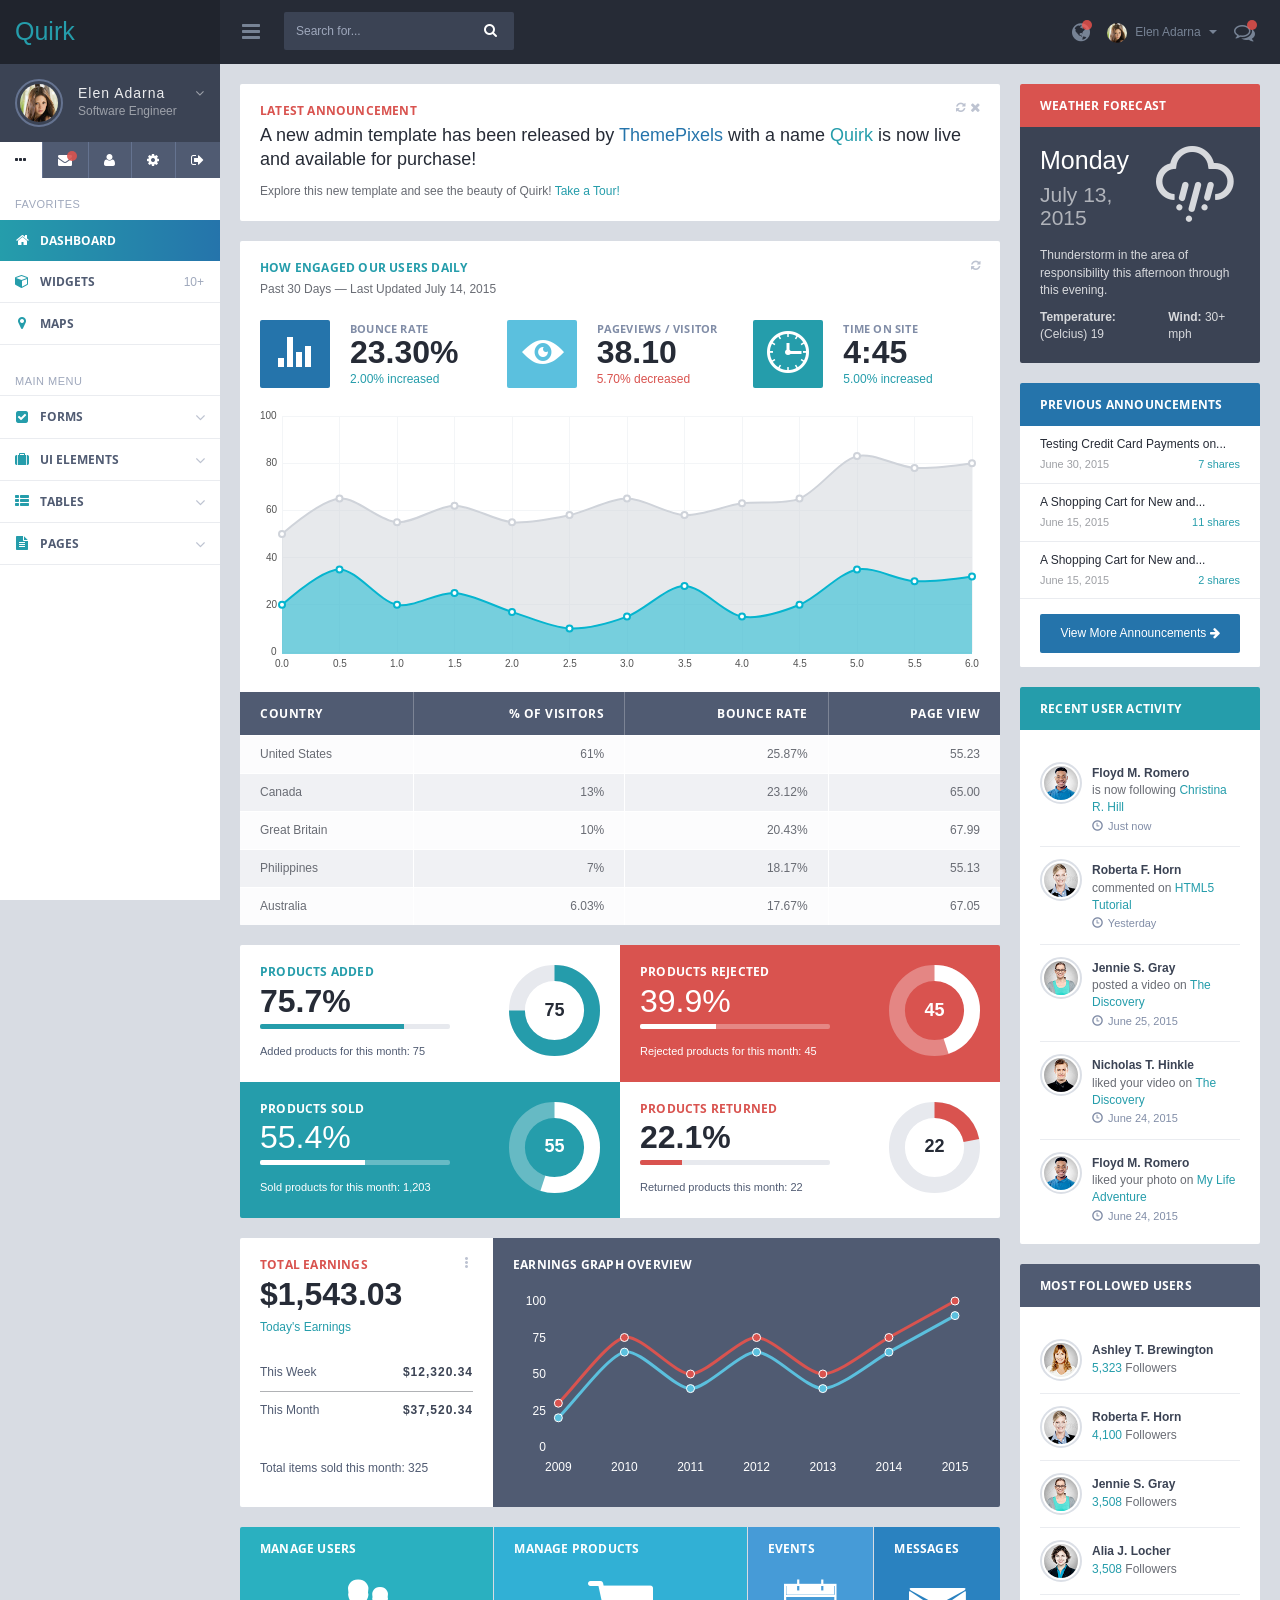
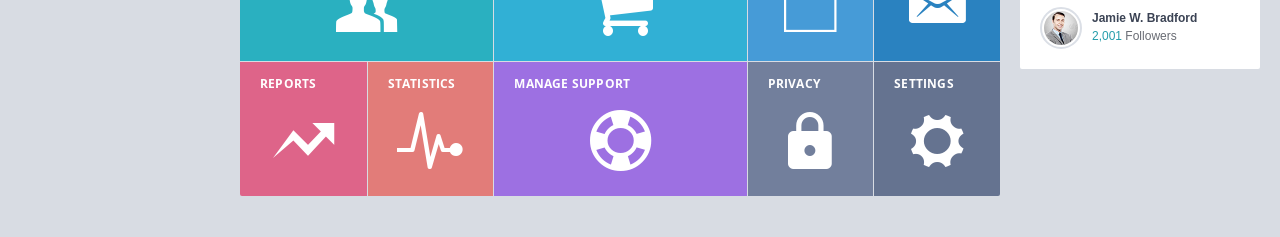
<file: quirk/templates/index.html>
<!DOCTYPE html>
<html lang="en">
<head>
  <meta charset="utf-8">
  <meta name="viewport" content="width=device-width, initial-scale=1.0, maximum-scale=1.0">
  <meta name="description" content="">
  <meta name="author" content="">
  <!--<link rel="shortcut icon" href="../images/favicon.png" type="image/png">-->

  <title>Quirk Responsive Admin Templates</title>

  <link rel="stylesheet" href="../lib/Hover/hover.css">
  <link rel="stylesheet" href="../lib/fontawesome/css/font-awesome.css">
  <link rel="stylesheet" href="../lib/weather-icons/css/weather-icons.css">
  <link rel="stylesheet" href="../lib/ionicons/css/ionicons.css">
  <link rel="stylesheet" href="../lib/jquery-toggles/toggles-full.css">
  <link rel="stylesheet" href="../lib/morrisjs/morris.css">

  <link rel="stylesheet" href="../css/quirk.css">

  <script src="../lib/modernizr/modernizr.js"></script>

  <!-- HTML5 shim and Respond.js IE8 support of HTML5 elements and media queries -->
  <!--[if lt IE 9]>
  <script src="../lib/html5shiv/html5shiv.js"></script>
  <script src="../lib/respond/respond.src.js"></script>
  <![endif]-->
</head>

<body>

<header>
  <div class="headerpanel">

    <div class="logopanel">
      <h2><a href="index.html">Quirk</a></h2>
    </div><!-- logopanel -->

    <div class="headerbar">

      <a id="menuToggle" class="menutoggle"><i class="fa fa-bars"></i></a>

      <div class="searchpanel">
        <div class="input-group">
          <input type="text" class="form-control" placeholder="Search for...">
          <span class="input-group-btn">
            <button class="btn btn-default" type="button"><i class="fa fa-search"></i></button>
          </span>
        </div><!-- input-group -->
      </div>

      <div class="header-right">
        <ul class="headermenu">
          <li>
            <div id="noticePanel" class="btn-group">
              <button class="btn btn-notice alert-notice" data-toggle="dropdown">
                <i class="fa fa-globe"></i>
              </button>
              <div id="noticeDropdown" class="dropdown-menu dm-notice pull-right">
                <div role="tabpanel">
                  <!-- Nav tabs -->
                  <ul class="nav nav-tabs nav-justified" role="tablist">
                    <li class="active"><a data-target="#notification" data-toggle="tab">Notifications (2)</a></li>
                    <li><a data-target="#reminders" data-toggle="tab">Reminders (4)</a></li>
                  </ul>

                  <!-- Tab panes -->
                  <div class="tab-content">
                    <div role="tabpanel" class="tab-pane active" id="notification">
                      <ul class="list-group notice-list">
                        <li class="list-group-item unread">
                          <div class="row">
                            <div class="col-xs-2">
                              <i class="fa fa-envelope"></i>
                            </div>
                            <div class="col-xs-10">
                              <h5><a href="">New message from Weno Carasbong</a></h5>
                              <small>June 20, 2015</small>
                              <span>Soluta nobis est eligendi optio cumque...</span>
                            </div>
                          </div>
                        </li>
                        <li class="list-group-item unread">
                          <div class="row">
                            <div class="col-xs-2">
                              <i class="fa fa-user"></i>
                            </div>
                            <div class="col-xs-10">
                              <h5><a href="">Renov Leonga is now following you!</a></h5>
                              <small>June 18, 2015</small>
                            </div>
                          </div>
                        </li>
                        <li class="list-group-item">
                          <div class="row">
                            <div class="col-xs-2">
                              <i class="fa fa-user"></i>
                            </div>
                            <div class="col-xs-10">
                              <h5><a href="">Zaham Sindil is now following you!</a></h5>
                              <small>June 17, 2015</small>
                            </div>
                          </div>
                        </li>
                        <li class="list-group-item">
                          <div class="row">
                            <div class="col-xs-2">
                              <i class="fa fa-thumbs-up"></i>
                            </div>
                            <div class="col-xs-10">
                              <h5><a href="">Rey Reslaba likes your post!</a></h5>
                              <small>June 16, 2015</small>
                              <span>HTML5 For Beginners Chapter 1</span>
                            </div>
                          </div>
                        </li>
                        <li class="list-group-item">
                          <div class="row">
                            <div class="col-xs-2">
                              <i class="fa fa-comment"></i>
                            </div>
                            <div class="col-xs-10">
                              <h5><a href="">Socrates commented on your post!</a></h5>
                              <small>June 16, 2015</small>
                              <span>Temporibus autem et aut officiis debitis...</span>
                            </div>
                          </div>
                        </li>
                      </ul>
                      <a class="btn-more" href="">View More Notifications <i class="fa fa-long-arrow-right"></i></a>
                    </div><!-- tab-pane -->

                    <div role="tabpanel" class="tab-pane" id="reminders">
                      <h1 id="todayDay" class="today-day">...</h1>
                      <h3 id="todayDate" class="today-date">...</h3>

                      <h5 class="today-weather"><i class="wi wi-hail"></i> Cloudy 77 Degree</h5>
                      <p>Thunderstorm in the area this afternoon through this evening</p>

                      <h4 class="panel-title">Upcoming Events</h4>
                      <ul class="list-group">
                        <li class="list-group-item">
                          <div class="row">
                            <div class="col-xs-2">
                              <h4>20</h4>
                              <p>Aug</p>
                            </div>
                            <div class="col-xs-10">
                              <h5><a href="">HTML5/CSS3 Live! United States</a></h5>
                              <small>San Francisco, CA</small>
                            </div>
                          </div>
                        </li>
                        <li class="list-group-item">
                          <div class="row">
                            <div class="col-xs-2">
                              <h4>05</h4>
                              <p>Sep</p>
                            </div>
                            <div class="col-xs-10">
                              <h5><a href="">Web Technology Summit</a></h5>
                              <small>Sydney, Australia</small>
                            </div>
                          </div>
                        </li>
                        <li class="list-group-item">
                          <div class="row">
                            <div class="col-xs-2">
                              <h4>25</h4>
                              <p>Sep</p>
                            </div>
                            <div class="col-xs-10">
                              <h5><a href="">HTML5 Developer Conference 2015</a></h5>
                              <small>Los Angeles CA United States</small>
                            </div>
                          </div>
                        </li>
                        <li class="list-group-item">
                          <div class="row">
                            <div class="col-xs-2">
                              <h4>10</h4>
                              <p>Oct</p>
                            </div>
                            <div class="col-xs-10">
                              <h5><a href="">AngularJS Conference 2015</a></h5>
                              <small>Silicon Valley CA, United States</small>
                            </div>
                          </div>
                        </li>
                      </ul>
                      <a class="btn-more" href="">View More Events <i class="fa fa-long-arrow-right"></i></a>
                    </div>
                  </div>
                </div>
              </div>
            </div>
          </li>
          <li>
            <div class="btn-group">
              <button type="button" class="btn btn-logged" data-toggle="dropdown">
                <img src="../images/photos/loggeduser.png" alt="" />
                Elen Adarna
                <span class="caret"></span>
              </button>
              <ul class="dropdown-menu pull-right">
                <li><a href="profile.html"><i class="glyphicon glyphicon-user"></i> My Profile</a></li>
                <li><a href="#"><i class="glyphicon glyphicon-cog"></i> Account Settings</a></li>
                <li><a href="#"><i class="glyphicon glyphicon-question-sign"></i> Help</a></li>
                <li><a href="signin.html"><i class="glyphicon glyphicon-log-out"></i> Log Out</a></li>
              </ul>
            </div>
          </li>
          <li>
            <button id="chatview" class="btn btn-chat alert-notice">
              <span class="badge-alert"></span>
              <i class="fa fa-comments-o"></i>
            </button>
          </li>
        </ul>
      </div><!-- header-right -->
    </div><!-- headerbar -->
  </div><!-- header-->
</header>

<section>

  <div class="leftpanel">
    <div class="leftpanelinner">

      <!-- ################## LEFT PANEL PROFILE ################## -->

      <div class="media leftpanel-profile">
        <div class="media-left">
          <a href="#">
            <img src="../images/photos/loggeduser.png" alt="" class="media-object img-circle">
          </a>
        </div>
        <div class="media-body">
          <h4 class="media-heading">Elen Adarna <a data-toggle="collapse" data-target="#loguserinfo" class="pull-right"><i class="fa fa-angle-down"></i></a></h4>
          <span>Software Engineer</span>
        </div>
      </div><!-- leftpanel-profile -->

      <div class="leftpanel-userinfo collapse" id="loguserinfo">
        <h5 class="sidebar-title">Address</h5>
        <address>
          4975 Cambridge Road
          Miami Gardens, FL 33056
        </address>
        <h5 class="sidebar-title">Contact</h5>
        <ul class="list-group">
          <li class="list-group-item">
            <label class="pull-left">Email</label>
            <span class="pull-right">me@themepixels.com</span>
          </li>
          <li class="list-group-item">
            <label class="pull-left">Home</label>
            <span class="pull-right">(032) 1234 567</span>
          </li>
          <li class="list-group-item">
            <label class="pull-left">Mobile</label>
            <span class="pull-right">+63012 3456 789</span>
          </li>
          <li class="list-group-item">
            <label class="pull-left">Social</label>
            <div class="social-icons pull-right">
              <a href="#"><i class="fa fa-facebook-official"></i></a>
              <a href="#"><i class="fa fa-twitter"></i></a>
              <a href="#"><i class="fa fa-pinterest"></i></a>
            </div>
          </li>
        </ul>
      </div><!-- leftpanel-userinfo -->

      <ul class="nav nav-tabs nav-justified nav-sidebar">
        <li class="tooltips active" data-toggle="tooltip" title="Main Menu"><a data-toggle="tab" data-target="#mainmenu"><i class="tooltips fa fa-ellipsis-h"></i></a></li>
        <li class="tooltips unread" data-toggle="tooltip" title="Check Mail"><a data-toggle="tab" data-target="#emailmenu"><i class="tooltips fa fa-envelope"></i></a></li>
        <li class="tooltips" data-toggle="tooltip" title="Contacts"><a data-toggle="tab" data-target="#contactmenu"><i class="fa fa-user"></i></a></li>
        <li class="tooltips" data-toggle="tooltip" title="Settings"><a data-toggle="tab" data-target="#settings"><i class="fa fa-cog"></i></a></li>
        <li class="tooltips" data-toggle="tooltip" title="Log Out"><a href="signin.html"><i class="fa fa-sign-out"></i></a></li>
      </ul>

      <div class="tab-content">

        <!-- ################# MAIN MENU ################### -->

        <div class="tab-pane active" id="mainmenu">
          <h5 class="sidebar-title">Favorites</h5>
          <ul class="nav nav-pills nav-stacked nav-quirk">
            <li class="active"><a href="index.html"><i class="fa fa-home"></i> <span>Dashboard</span></a></li>
            <li><a href="widgets.html"><span class="badge pull-right">10+</span><i class="fa fa-cube"></i> <span>Widgets</span></a></li>
            <li><a href="maps.html"><i class="fa fa-map-marker"></i> <span>Maps</span></a></li>
          </ul>

          <h5 class="sidebar-title">Main Menu</h5>
          <ul class="nav nav-pills nav-stacked nav-quirk">
            <li class="nav-parent">
              <a href=""><i class="fa fa-check-square"></i> <span>Forms</span></a>
              <ul class="children">
                <li><a href="general-forms.html">Form Elements</a></li>
                <li><a href="form-validation.html">Form Validation</a></li>
                <li><a href="form-wizards.html">Form Wizards</a></li>
                <li><a href="wysiwyg.html">Text Editor</a></li>
              </ul>
            </li>
            <li class="nav-parent"><a href=""><i class="fa fa-suitcase"></i> <span>UI Elements</span></a>
              <ul class="children">
                <li><a href="buttons.html">Buttons</a></li>
                <li><a href="icons.html">Icons</a></li>
                <li><a href="typography.html">Typography</a></li>
                <li><a href="alerts.html">Alerts &amp; Notifications</a></li>
                <li><a href="tabs-accordions.html">Tabs &amp; Accordions</a></li>
                <li><a href="sliders.html">Sliders</a></li>
                <li><a href="graphs.html">Graphs &amp; Charts</a></li>
                <li><a href="panels.html">Panels</a></li>
                <li><a href="extras.html">Extras</a></li>
              </ul>
            </li>
            <li class="nav-parent"><a href=""><i class="fa fa-th-list"></i> <span>Tables</span></a>
              <ul class="children">
                <li><a href="basic-tables.html">Basic Tables</a></li>
                <li><a href="data-tables.html">Data Tables</a></li>
              </ul>
            </li>
            <li class="nav-parent"><a href=""><i class="fa fa-file-text"></i> <span>Pages</span></a>
              <ul class="children">
                <li><a href="asset-manager.html">Asset Manager</a></li>
                <li><a href="people-directory.html">People Directory</a></li>
                <li><a href="timeline.html">Timeline</a></li>
                <li><a href="profile.html">Profile</a></li>
                <li><a href="blank.html">Blank Page</a></li>
                <li><a href="notfound.html">404 Page</a></li>
                <li><a href="signin.html">Sign In</a></li>
                <li><a href="signup.html">Sign Up</a></li>
              </ul>
            </li>
          </ul>
        </div><!-- tab-pane -->

        <!-- ######################## EMAIL MENU ##################### -->

        <div class="tab-pane" id="emailmenu">
          <div class="sidebar-btn-wrapper">
            <a href="compose.html" class="btn btn-danger btn-block">Compose</a>
          </div>

          <h5 class="sidebar-title">Mailboxes</h5>
          <ul class="nav nav-pills nav-stacked nav-quirk nav-mail">
            <li><a href="email.html"><i class="fa fa-inbox"></i> <span>Inbox (3)</span></a></li>
            <li><a href="email.html"><i class="fa fa-pencil"></i> <span>Draft (2)</span></a></li>
            <li><a href="email.html"><i class="fa fa-paper-plane"></i> <span>Sent</span></a></li>
          </ul>

          <h5 class="sidebar-title">Tags</h5>
          <ul class="nav nav-pills nav-stacked nav-quirk nav-label">
            <li><a href="#"><i class="fa fa-tags primary"></i> <span>Communication</span></a></li>
            <li><a href="#"><i class="fa fa-tags success"></i> <span>Updates</span></a></li>
            <li><a href="#"><i class="fa fa-tags warning"></i> <span>Promotions</span></a></li>
            <li><a href="#"><i class="fa fa-tags danger"></i> <span>Social</span></a></li>
          </ul>
        </div><!-- tab-pane -->

        <!-- ################### CONTACT LIST ################### -->

        <div class="tab-pane" id="contactmenu">
          <div class="input-group input-search-contact">
            <input type="text" class="form-control" placeholder="Search contact">
            <span class="input-group-btn">
              <button class="btn btn-default" type="button"><i class="fa fa-search"></i></button>
            </span>
          </div>
          <h5 class="sidebar-title">My Contacts</h5>
          <ul class="media-list media-list-contacts">
            <li class="media">
              <a href="#">
                <div class="media-left">
                    <img class="media-object img-circle" src="../images/photos/user1.png" alt="">
                </div>
                <div class="media-body">
                  <h4 class="media-heading">Christina R. Hill</h4>
                  <span><i class="fa fa-phone"></i> 386-752-1860</span>
                </div>
              </a>
            </li>
            <li class="media">
              <a href="#">
                <div class="media-left">
                  <img class="media-object img-circle" src="../images/photos/user2.png" alt="">
                </div>
                <div class="media-body">
                  <h4 class="media-heading">Floyd M. Romero</h4>
                  <span><i class="fa fa-mobile"></i> +1614-650-8281</span>
                </div>
              </a>
            </li>
            <li class="media">
              <a href="#">
                <div class="media-left">
                  <img class="media-object img-circle" src="../images/photos/user3.png" alt="">
                </div>
                <div class="media-body">
                  <h4 class="media-heading">Jennie S. Gray</h4>
                  <span><i class="fa fa-phone"></i> 310-757-8444</span>
                </div>
              </a>
            </li>
            <li class="media">
              <a href="#">
                <div class="media-left">
                  <img class="media-object img-circle" src="../images/photos/user4.png" alt="">
                </div>
                <div class="media-body">
                  <h4 class="media-heading">Alia J. Locher</h4>
                  <span><i class="fa fa-mobile"></i> +1517-386-0059</span>
                </div>
              </a>
            </li>
            <li class="media">
              <a href="#">
                <div class="media-left">
                  <img class="media-object img-circle" src="../images/photos/user5.png" alt="">
                </div>
                <div class="media-body">
                  <h4 class="media-heading">Nicholas T. Hinkle</h4>
                  <span><i class="fa fa-skype"></i> nicholas.hinkle</span>
                </div>
              </a>
            </li>
            <li class="media">
              <a href="#">
                <div class="media-left">
                  <img class="media-object img-circle" src="../images/photos/user6.png" alt="">
                </div>
                <div class="media-body">
                  <h4 class="media-heading">Jamie W. Bradford</h4>
                  <span><i class="fa fa-phone"></i> 225-270-2425</span>
                </div>
              </a>
            </li>
            <li class="media">
              <a href="#">
                <div class="media-left">
                  <img class="media-object img-circle" src="../images/photos/user7.png" alt="">
                </div>
                <div class="media-body">
                  <h4 class="media-heading">Pamela J. Stump</h4>
                  <span><i class="fa fa-mobile"></i> +1773-879-2491</span>
                </div>
              </a>
            </li>
            <li class="media">
              <a href="#">
                <div class="media-left">
                  <img class="media-object img-circle" src="../images/photos/user8.png" alt="">
                </div>
                <div class="media-body">
                  <h4 class="media-heading">Refugio C. Burgess</h4>
                  <span><i class="fa fa-mobile"></i> +1660-627-7184</span>
                </div>
              </a>
            </li>
            <li class="media">
              <a href="#">
                <div class="media-left">
                  <img class="media-object img-circle" src="../images/photos/user9.png" alt="">
                </div>
                <div class="media-body">
                  <h4 class="media-heading">Ashley T. Brewington</h4>
                  <span><i class="fa fa-skype"></i> ashley.brewington</span>
                </div>
              </a>
            </li>
            <li class="media">
              <a href="#">
                <div class="media-left">
                  <img class="media-object img-circle" src="../images/photos/user10.png" alt="">
                </div>
                <div class="media-body">
                  <h4 class="media-heading">Roberta F. Horn</h4>
                  <span><i class="fa fa-phone"></i> 716-630-0132</span>
                </div>
              </a>
            </li>
          </ul>
        </div><!-- tab-pane -->

        <!-- #################### SETTINGS ################### -->

        <div class="tab-pane" id="settings">
          <h5 class="sidebar-title">General Settings</h5>
          <ul class="list-group list-group-settings">
            <li class="list-group-item">
              <h5>Daily Newsletter</h5>
              <small>Get notified when someone else is trying to access your account.</small>
              <div class="toggle-wrapper">
                <div class="leftpanel-toggle toggle-light success"></div>
              </div>
            </li>
            <li class="list-group-item">
              <h5>Call Phones</h5>
              <small>Make calls to friends and family right from your account.</small>
              <div class="toggle-wrapper">
                <div class="leftpanel-toggle-off toggle-light success"></div>
              </div>
            </li>
          </ul>
          <h5 class="sidebar-title">Security Settings</h5>
          <ul class="list-group list-group-settings">
            <li class="list-group-item">
              <h5>Login Notifications</h5>
              <small>Get notified when someone else is trying to access your account.</small>
              <div class="toggle-wrapper">
                <div class="leftpanel-toggle toggle-light success"></div>
              </div>
            </li>
            <li class="list-group-item">
              <h5>Phone Approvals</h5>
              <small>Use your phone when login as an extra layer of security.</small>
              <div class="toggle-wrapper">
                <div class="leftpanel-toggle toggle-light success"></div>
              </div>
            </li>
          </ul>
        </div><!-- tab-pane -->


      </div><!-- tab-content -->

    </div><!-- leftpanelinner -->
  </div><!-- leftpanel -->

  <div class="mainpanel">

    <!--<div class="pageheader">
      <h2><i class="fa fa-home"></i> Dashboard</h2>
    </div>-->

    <div class="contentpanel">

      <div class="row">
        <div class="col-md-9 col-lg-8 dash-left">
          <div class="panel panel-announcement">
            <ul class="panel-options">
              <li><a><i class="fa fa-refresh"></i></a></li>
              <li><a class="panel-remove"><i class="fa fa-remove"></i></a></li>
            </ul>
            <div class="panel-heading">
              <h4 class="panel-title">Latest Announcement</h4>
            </div>
            <div class="panel-body">
              <h2>A new admin template has been released by <span class="text-primary">ThemePixels</span> with a name <span class="text-success">Quirk</span> is now live and available for purchase!</h2>
              <h4>Explore this new template and see the beauty of Quirk! <a href="">Take a Tour!</a></h4>
            </div>
          </div><!-- panel -->

          <div class="panel panel-site-traffic">
            <div class="panel-heading">
              <ul class="panel-options">
                <li><a><i class="fa fa-refresh"></i></a></li>
              </ul>
              <h4 class="panel-title text-success">How Engaged Our Users Daily</h4>
              <p class="nomargin">Past 30 Days — Last Updated July 14, 2015</p>
            </div>
            <div class="panel-body">
              <div class="row">
                <div class="col-xs-6 col-sm-4">
                  <div class="pull-left">
                    <div class="icon icon ion-stats-bars"></div>
                  </div>
                  <div class="pull-left">
                    <h4 class="panel-title">Bounce Rate</h4>
                    <h3>23.30%</h3>
                    <h5 class="text-success">2.00% increased</h5>
                  </div>
                </div>
                <div class="col-xs-6 col-sm-4">
                  <div class="pull-left">
                    <div class="icon icon ion-eye"></div>
                  </div>
                  <h4 class="panel-title">Pageviews / Visitor</h4>
                  <h3>38.10</h3>
                  <h5 class="text-danger">5.70% decreased</h5>
                </div>
                <div class="col-xs-6 col-sm-4">
                  <div class="pull-left">
                    <div class="icon icon ion-clock"></div>
                  </div>
                  <h4 class="panel-title">Time on Site</h4>
                  <h3>4:45</h3>
                  <h5 class="text-success">5.00% increased</h5>
                </div>
              </div><!-- row -->

              <div class="mb20"></div>

              <div id="basicflot" style="height: 263px"></div>

            </div><!-- panel-body -->

            <div class="table-responsive">
              <table class="table table-bordered table-default table-striped nomargin">
                <thead class="success">
                  <tr>
                    <th>Country</th>
                    <th class="text-right">% of Visitors</th>
                    <th class="text-right">Bounce Rate</th>
                    <th class="text-right">Page View</th>
                  </tr>
                </thead>
                <tbody>
                  <tr>
                    <td>United States</td>
                    <td class="text-right">61%</td>
                    <td class="text-right">25.87%</td>
                    <td class="text-right">55.23</td>
                  </tr>
                  <tr>
                    <td>Canada</td>
                    <td class="text-right">13%</td>
                    <td class="text-right">23.12%</td>
                    <td class="text-right">65.00</td>
                  </tr>
                  <tr>
                    <td>Great Britain</td>
                    <td class="text-right">10%</td>
                    <td class="text-right">20.43%</td>
                    <td class="text-right">67.99</td>
                  </tr>
                  <tr>
                    <td>Philippines</td>
                    <td class="text-right">7%</td>
                    <td class="text-right">18.17%</td>
                    <td class="text-right">55.13</td>
                  </tr>
                  <tr>
                    <td>Australia</td>
                    <td class="text-right">6.03%</td>
                    <td class="text-right">17.67%</td>
                    <td class="text-right">67.05</td>
                  </tr>
                </tbody>
              </table>
            </div><!-- table-responsive -->

          </div><!-- panel -->

          <div class="row panel-statistics">
            <div class="col-sm-6">
              <div class="panel panel-updates">
                <div class="panel-body">
                  <div class="row">
                    <div class="col-xs-7 col-lg-8">
                      <h4 class="panel-title text-success">Products Added</h4>
                      <h3>75.7%</h3>
                      <div class="progress">
                        <div style="width: 75.7%" aria-valuemax="100" aria-valuemin="0" aria-valuenow="75.7" role="progressbar" class="progress-bar progress-bar-success">
                          <span class="sr-only">75.7% Complete (success)</span>
                        </div>
                      </div>
                      <p>Added products for this month: 75</p>
                    </div>
                    <div class="col-xs-5 col-lg-4 text-right">
                      <input type="text" value="75" class="dial-success">
                    </div>
                  </div>
                </div>
              </div><!-- panel -->
            </div><!-- col-sm-6 -->

            <div class="col-sm-6">
              <div class="panel panel-danger-full panel-updates">
                <div class="panel-body">
                  <div class="row">
                    <div class="col-xs-7 col-lg-8">
                      <h4 class="panel-title text-warning">Products Rejected</h4>
                      <h3>39.9%</h3>
                      <div class="progress">
                        <div style="width: 39.9%" aria-valuemax="100" aria-valuemin="0" aria-valuenow="39.9" role="progressbar" class="progress-bar progress-bar-warning">
                          <span class="sr-only">39.9% Complete (success)</span>
                        </div>
                      </div>
                      <p>Rejected products for this month: 45</p>
                    </div>
                    <div class="col-xs-5 col-lg-4 text-right">
                      <input type="text" value="45" class="dial-warning">
                    </div>
                  </div>
                </div>
              </div><!-- panel -->
            </div><!-- col-sm-6 -->

            <div class="col-sm-6">
              <div class="panel panel-success-full panel-updates">
                <div class="panel-body">
                  <div class="row">
                    <div class="col-xs-7 col-lg-8">
                      <h4 class="panel-title text-success">Products Sold</h4>
                      <h3>55.4%</h3>
                      <div class="progress">
                        <div style="width: 55.4%" aria-valuemax="100" aria-valuemin="0" aria-valuenow="55.4" role="progressbar" class="progress-bar progress-bar-info">
                          <span class="sr-only">55.4% Complete (success)</span>
                        </div>
                      </div>
                      <p>Sold products for this month: 1,203</p>
                    </div>
                    <div class="col-xs-5 col-lg-4 text-right">
                      <input type="text" value="55" class="dial-info">
                    </div>
                  </div>
                </div>
              </div><!-- panel -->
            </div><!-- col-sm-6 -->

            <div class="col-sm-6">
              <div class="panel panel-updates">
                <div class="panel-body">
                  <div class="row">
                    <div class="col-xs-7 col-lg-8">
                      <h4 class="panel-title text-danger">Products Returned</h4>
                      <h3>22.1%</h3>
                      <div class="progress">
                        <div style="width: 22.1%" aria-valuemax="100" aria-valuemin="0" aria-valuenow="22.1" role="progressbar" class="progress-bar progress-bar-danger">
                          <span class="sr-only">22.1% Complete (success)</span>
                        </div>
                      </div>
                      <p>Returned products this month: 22</p>
                    </div>
                    <div class="col-xs-5 col-lg-4 text-right">
                      <input type="text" value="22" class="dial-danger">
                    </div>
                  </div>
                </div>
              </div><!-- panel -->
            </div><!-- col-sm-6 -->

          </div><!-- row -->

          <div class="row row-col-join panel-earnings">
            <div class="col-xs-3 col-sm-4 col-lg-3">
              <div class="panel">
                <ul class="panel-options">
                  <li><a><i class="glyphicon glyphicon-option-vertical"></i></a></li>
                </ul>
                <div class="panel-heading">
                  <h4 class="panel-title">Total Earnings</h4>
                </div>
                <div class="panel-body">
                  <h3 class="earning-amount">$1,543.03</h3>
                  <h4 class="earning-today">Today's Earnings</h4>

                  <ul class="list-group">
                    <li class="list-group-item">This Week <span class="pull-right">$12,320.34</span></li>
                    <li class="list-group-item">This Month <span class="pull-right">$37,520.34</span></li>
                  </ul>
                  <hr class="invisible">
                  <p>Total items sold this month: 325</p>
                </div>
              </div><!-- panel -->
            </div>
            <div class="col-xs-9 col-sm-8 col-lg-9">
              <div class="panel">
                <div class="panel-heading">
                  <h4 class="panel-title">Earnings Graph Overview</h4>
                </div>
                <div class="panel-body">
                  <div id="line-chart" class="body-chart"></div>
                </div>
              </div>
            </div>
          </div>

          <div class="row panel-quick-page">
            <div class="col-xs-4 col-sm-5 col-md-4 page-user">
              <div class="panel">
                <div class="panel-heading">
                  <h4 class="panel-title">Manage Users</h4>
                </div>
                <div class="panel-body">
                  <div class="page-icon"><i class="icon ion-person-stalker"></i></div>
                </div>
              </div>
            </div>
            <div class="col-xs-4 col-sm-4 col-md-4 page-products">
              <div class="panel">
                <div class="panel-heading">
                  <h4 class="panel-title">Manage Products</h4>
                </div>
                <div class="panel-body">
                  <div class="page-icon"><i class="fa fa-shopping-cart"></i></div>
                </div>
              </div>
            </div>
            <div class="col-xs-4 col-sm-3 col-md-2 page-events">
              <div class="panel">
                <div class="panel-heading">
                  <h4 class="panel-title">Events</h4>
                </div>
                <div class="panel-body">
                  <div class="page-icon"><i class="icon ion-ios-calendar-outline"></i></div>
                </div>
              </div>
            </div>
            <div class="col-xs-4 col-sm-3 col-md-2 page-messages">
              <div class="panel">
                <div class="panel-heading">
                  <h4 class="panel-title">Messages</h4>
                </div>
                <div class="panel-body">
                  <div class="page-icon"><i class="icon ion-email"></i></div>
                </div>
              </div>
            </div>
            <div class="col-xs-4 col-sm-5 col-md-2 page-reports">
              <div class="panel">
                <div class="panel-heading">
                  <h4 class="panel-title">Reports</h4>
                </div>
                <div class="panel-body">
                  <div class="page-icon"><i class="icon ion-arrow-graph-up-right"></i></div>
                </div>
              </div>
            </div>
            <div class="col-xs-4 col-sm-4 col-md-2 page-statistics">
              <div class="panel">
                <div class="panel-heading">
                  <h4 class="panel-title">Statistics</h4>
                </div>
                <div class="panel-body">
                  <div class="page-icon"><i class="icon ion-ios-pulse-strong"></i></div>
                </div>
              </div>
            </div>
            <div class="col-xs-4 col-sm-4 col-md-4 page-support">
              <div class="panel">
                <div class="panel-heading">
                  <h4 class="panel-title">Manage Support</h4>
                </div>
                <div class="panel-body">
                  <div class="page-icon"><i class="icon ion-help-buoy"></i></div>
                </div>
              </div>
            </div>
            <div class="col-xs-4 col-sm-4 col-md-2 page-privacy">
              <div class="panel">
                <div class="panel-heading">
                  <h4 class="panel-title">Privacy</h4>
                </div>
                <div class="panel-body">
                  <div class="page-icon"><i class="icon ion-android-lock"></i></div>
                </div>
              </div>
            </div>
            <div class="col-xs-4 col-sm-4 col-md-2 page-settings">
              <div class="panel">
                <div class="panel-heading">
                  <h4 class="panel-title">Settings</h4>
                </div>
                <div class="panel-body">
                  <div class="page-icon"><i class="icon ion-gear-a"></i></div>
                </div>
              </div>
            </div>
          </div><!-- row -->

        </div><!-- col-md-9 -->
        <div class="col-md-3 col-lg-4 dash-right">
          <div class="row">
            <div class="col-sm-5 col-md-12 col-lg-6">
              <div class="panel panel-danger panel-weather">
                <div class="panel-heading">
                  <h4 class="panel-title">Weather Forecast</h4>
                </div>
                <div class="panel-body inverse">
                  <div class="row mb10">
                    <div class="col-xs-6">
                      <h2 class="today-day">Monday</h2>
                      <h3 class="today-date">July 13, 2015</h3>
                    </div>
                    <div class="col-xs-6">
                      <i class="wi wi-hail today-cloud"></i>
                    </div>
                  </div>
                  <p class="nomargin">Thunderstorm in the area of responsibility this afternoon through this evening.</p>
                  <div class="row mt10">
                    <div class="col-xs-7">
                      <strong>Temperature:</strong> (Celcius) 19
                    </div>
                    <div class="col-xs-5">
                      <strong>Wind:</strong> 30+ mph
                    </div>
                  </div>
                </div>
              </div>
            </div><!-- col-md-12 -->
            <div class="col-sm-5 col-md-12 col-lg-6">
              <div class="panel panel-primary list-announcement">
                <div class="panel-heading">
                  <h4 class="panel-title">Previous Announcements</h4>
                </div>
                <div class="panel-body">
                  <ul class="list-unstyled mb20">
                    <li>
                      <a href="">Testing Credit Card Payments on...</a>
                      <small>June 30, 2015 <a href="">7 shares</a></small>
                    </li>
                    <li>
                      <a href="">A Shopping Cart for New and...</a>
                      <small>June 15, 2015 &nbsp; <a href="">11 shares</a></small>
                    </li>
                    <li>
                      <a href="">A Shopping Cart for New and...</a>
                      <small>June 15, 2015 &nbsp; <a href="">2 shares</a></small>
                    </li>
                  </ul>
                </div>
                <div class="panel-footer">
                  <button class="btn btn-primary btn-block">View More Announcements <i class="fa fa-arrow-right"></i></button>
                </div>
              </div>
            </div><!-- col-md-12 -->
          </div><!-- row -->

          <div class="row">
            <div class="col-sm-5 col-md-12 col-lg-6">
              <div class="panel panel-success">
                <div class="panel-heading">
                  <h4 class="panel-title">Recent User Activity</h4>
                </div>
                <div class="panel-body">
                  <ul class="media-list user-list">
                    <li class="media">
                      <div class="media-left">
                        <a href="#">
                          <img class="media-object img-circle" src="../images/photos/user2.png" alt="">
                        </a>
                      </div>
                      <div class="media-body">
                        <h4 class="media-heading nomargin"><a href="">Floyd M. Romero</a></h4>
                        is now following <a href="">Christina R. Hill</a>
                        <small class="date"><i class="glyphicon glyphicon-time"></i> Just now</small>
                      </div>
                    </li>
                    <li class="media">
                      <div class="media-left">
                        <a href="#">
                          <img class="media-object img-circle" src="../images/photos/user10.png" alt="">
                        </a>
                      </div>
                      <div class="media-body">
                        <h4 class="media-heading nomargin"><a href="">Roberta F. Horn</a></h4>
                        commented on <a href="">HTML5 Tutorial</a>
                        <small class="date"><i class="glyphicon glyphicon-time"></i> Yesterday</small>
                      </div>
                    </li>
                    <li class="media">
                      <div class="media-left">
                        <a href="#">
                          <img class="media-object img-circle" src="../images/photos/user3.png" alt="">
                        </a>
                      </div>
                      <div class="media-body">
                        <h4 class="media-heading nomargin"><a href="">Jennie S. Gray</a></h4>
                        posted a video on <a href="">The Discovery</a>
                        <small class="date"><i class="glyphicon glyphicon-time"></i> June 25, 2015</small>
                      </div>
                    </li>
                    <li class="media">
                      <div class="media-left">
                        <a href="#">
                          <img class="media-object img-circle" src="../images/photos/user5.png" alt="">
                        </a>
                      </div>
                      <div class="media-body">
                        <h4 class="media-heading nomargin"><a href="">Nicholas T. Hinkle</a></h4>
                        liked your video on <a href="">The Discovery</a>
                        <small class="date"><i class="glyphicon glyphicon-time"></i> June 24, 2015</small>
                      </div>
                    </li>
                    <li class="media">
                      <div class="media-left">
                        <a href="#">
                          <img class="media-object img-circle" src="../images/photos/user2.png" alt="">
                        </a>
                      </div>
                      <div class="media-body">
                        <h4 class="media-heading nomargin"><a href="">Floyd M. Romero</a></h4>
                        liked your photo on <a href="">My Life Adventure</a>
                        <small class="date"><i class="glyphicon glyphicon-time"></i> June 24, 2015</small>
                      </div>
                    </li>
                  </ul>
                </div>
              </div><!-- panel -->
            </div>

            <div class="col-sm-5 col-md-12 col-lg-6">
              <div class="panel panel-inverse">
                <div class="panel-heading">
                  <h4 class="panel-title">Most Followed Users</h4>
                </div>
                <div class="panel-body">
                  <ul class="media-list user-list">
                    <li class="media">
                      <div class="media-left">
                        <a href="#">
                          <img class="media-object img-circle" src="../images/photos/user9.png" alt="">
                        </a>
                      </div>
                      <div class="media-body">
                        <h4 class="media-heading"><a href="">Ashley T. Brewington</a></h4>
                        <span>5,323</span> Followers
                      </div>
                    </li>
                    <li class="media">
                      <div class="media-left">
                        <a href="#">
                          <img class="media-object img-circle" src="../images/photos/user10.png" alt="">
                        </a>
                      </div>
                      <div class="media-body">
                        <h4 class="media-heading"><a href="">Roberta F. Horn</a></h4>
                        <span>4,100</span> Followers
                      </div>
                    </li>
                    <li class="media">
                      <div class="media-left">
                        <a href="#">
                          <img class="media-object img-circle" src="../images/photos/user3.png" alt="">
                        </a>
                      </div>
                      <div class="media-body">
                        <h4 class="media-heading"><a href="">Jennie S. Gray</a></h4>
                        <span>3,508</span> Followers
                      </div>
                    </li>
                    <li class="media">
                      <div class="media-left">
                        <a href="#">
                          <img class="media-object img-circle" src="../images/photos/user4.png" alt="">
                        </a>
                      </div>
                      <div class="media-body">
                        <h4 class="media-heading"><a href="">Alia J. Locher</a></h4>
                        <span>3,508</span> Followers
                      </div>
                    </li>
                    <li class="media">
                      <div class="media-left">
                        <a href="#">
                          <img class="media-object img-circle" src="../images/photos/user6.png" alt="">
                        </a>
                      </div>
                      <div class="media-body">
                        <h4 class="media-heading"><a href="">Jamie W. Bradford</a></h4>
                        <span>2,001</span> Followers
                      </div>
                    </li>
                  </ul>
                </div>
              </div>
            </div>
          </div><!-- row -->

        </div><!-- col-md-3 -->
      </div><!-- row -->

    </div><!-- contentpanel -->

  </div><!-- mainpanel -->

</section>

<script src="../lib/jquery/jquery.js"></script>
<script src="../lib/jquery-ui/jquery-ui.js"></script>
<script src="../lib/bootstrap/js/bootstrap.js"></script>
<script src="../lib/jquery-toggles/toggles.js"></script>

<script src="../lib/morrisjs/morris.js"></script>
<script src="../lib/raphael/raphael.js"></script>

<script src="../lib/flot/jquery.flot.js"></script>
<script src="../lib/flot/jquery.flot.resize.js"></script>
<script src="../lib/flot-spline/jquery.flot.spline.js"></script>

<script src="../lib/jquery-knob/jquery.knob.js"></script>

<script src="../js/quirk.js"></script>
<script src="../js/dashboard.js"></script>

</body>
</html>
</file>
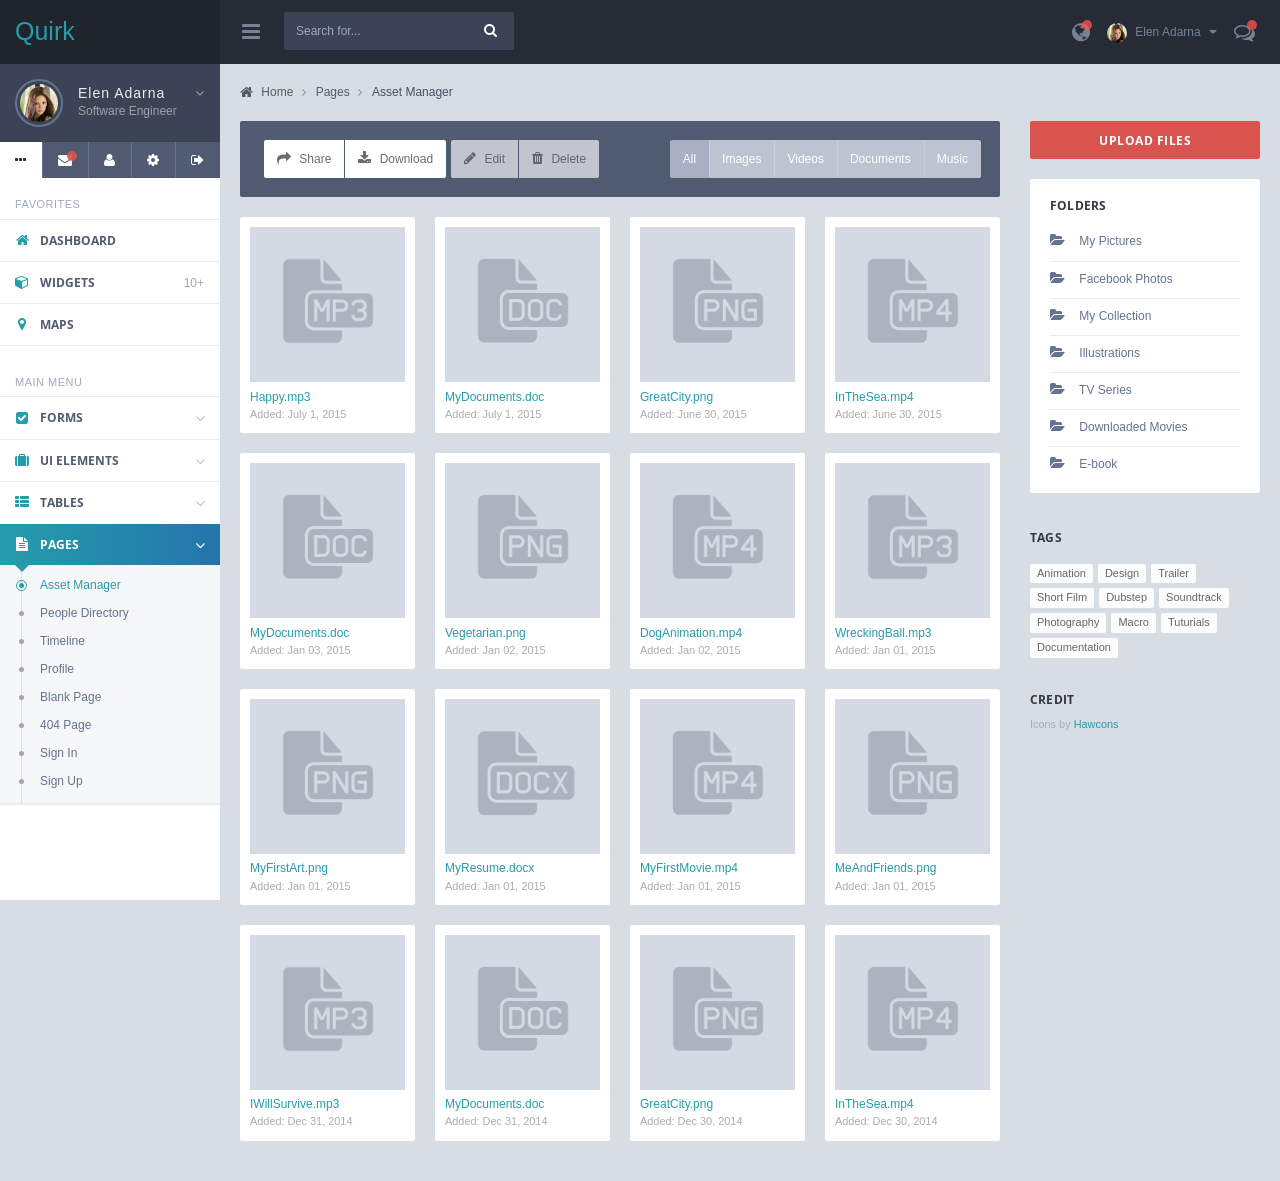
<file: quirk/templates/asset-manager.html>
<!DOCTYPE html>
<html lang="en">
<head>
  <meta charset="utf-8">
  <meta name="viewport" content="width=device-width, initial-scale=1.0, maximum-scale=1.0">
  <meta name="description" content="">
  <meta name="author" content="">
  <!--<link rel="shortcut icon" href="../images/favicon.png" type="image/png">-->

  <title>Quirk Responsive Admin Templates</title>

  <link rel="stylesheet" href="../lib/fontawesome/css/font-awesome.css">
  <link rel="stylesheet" href="../lib/weather-icons/css/weather-icons.css">
  <link rel="stylesheet" href="../lib/jquery-toggles/toggles-full.css">

  <link rel="stylesheet" href="../css/quirk.css">

  <script src="../lib/modernizr/modernizr.js"></script>
  <!-- HTML5 shim and Respond.js IE8 support of HTML5 elements and media queries -->
  <!--[if lt IE 9]>
  <script src="../lib/html5shiv/html5shiv.js"></script>
  <script src="../lib/respond/respond.src.js"></script>
  <![endif]-->
</head>

<body>

  <header>
    <div class="headerpanel">

      <div class="logopanel">
        <h2><a href="index.html">Quirk</a></h2>
      </div><!-- logopanel -->

      <div class="headerbar">

        <a id="menuToggle" class="menutoggle"><i class="fa fa-bars"></i></a>

        <div class="searchpanel">
          <div class="input-group">
            <input type="text" class="form-control" placeholder="Search for...">
            <span class="input-group-btn">
              <button class="btn btn-default" type="button"><i class="fa fa-search"></i></button>
            </span>
          </div><!-- input-group -->
        </div>

        <div class="header-right">
          <ul class="headermenu">
            <li>
              <div id="noticePanel" class="btn-group">
                <button class="btn btn-notice alert-notice" data-toggle="dropdown">
                  <i class="fa fa-globe"></i>
                </button>
                <div id="noticeDropdown" class="dropdown-menu dm-notice pull-right">
                  <div role="tabpanel">
                    <!-- Nav tabs -->
                    <ul class="nav nav-tabs nav-justified" role="tablist">
                      <li class="active"><a data-target="#notification" data-toggle="tab">Notifications (2)</a></li>
                      <li><a data-target="#reminders" data-toggle="tab">Reminders (4)</a></li>
                    </ul>

                    <!-- Tab panes -->
                    <div class="tab-content">
                      <div role="tabpanel" class="tab-pane active" id="notification">
                        <ul class="list-group notice-list">
                          <li class="list-group-item unread">
                            <div class="row">
                              <div class="col-xs-2">
                                <i class="fa fa-envelope"></i>
                              </div>
                              <div class="col-xs-10">
                                <h5><a href="">New message from Weno Carasbong</a></h5>
                                <small>June 20, 2015</small>
                                <span>Soluta nobis est eligendi optio cumque...</span>
                              </div>
                            </div>
                          </li>
                          <li class="list-group-item unread">
                            <div class="row">
                              <div class="col-xs-2">
                                <i class="fa fa-user"></i>
                              </div>
                              <div class="col-xs-10">
                                <h5><a href="">Renov Leonga is now following you!</a></h5>
                                <small>June 18, 2015</small>
                              </div>
                            </div>
                          </li>
                          <li class="list-group-item">
                            <div class="row">
                              <div class="col-xs-2">
                                <i class="fa fa-user"></i>
                              </div>
                              <div class="col-xs-10">
                                <h5><a href="">Zaham Sindil is now following you!</a></h5>
                                <small>June 17, 2015</small>
                              </div>
                            </div>
                          </li>
                          <li class="list-group-item">
                            <div class="row">
                              <div class="col-xs-2">
                                <i class="fa fa-thumbs-up"></i>
                              </div>
                              <div class="col-xs-10">
                                <h5><a href="">Rey Reslaba likes your post!</a></h5>
                                <small>June 16, 2015</small>
                                <span>HTML5 For Beginners Chapter 1</span>
                              </div>
                            </div>
                          </li>
                          <li class="list-group-item">
                            <div class="row">
                              <div class="col-xs-2">
                                <i class="fa fa-comment"></i>
                              </div>
                              <div class="col-xs-10">
                                <h5><a href="">Socrates commented on your post!</a></h5>
                                <small>June 16, 2015</small>
                                <span>Temporibus autem et aut officiis debitis...</span>
                              </div>
                            </div>
                          </li>
                        </ul>
                        <a class="btn-more" href="">View More Notifications <i class="fa fa-long-arrow-right"></i></a>
                      </div><!-- tab-pane -->

                      <div role="tabpanel" class="tab-pane" id="reminders">
                        <h1 id="todayDay" class="today-day">...</h1>
                        <h3 id="todayDate" class="today-date">...</h3>

                        <h5 class="today-weather"><i class="wi wi-hail"></i> Cloudy 77 Degree</h5>
                        <p>Thunderstorm in the area this afternoon through this evening</p>

                        <h4 class="panel-title">Upcoming Events</h4>
                        <ul class="list-group">
                          <li class="list-group-item">
                            <div class="row">
                              <div class="col-xs-2">
                                <h4>20</h4>
                                <p>Aug</p>
                              </div>
                              <div class="col-xs-10">
                                <h5><a href="">HTML5/CSS3 Live! United States</a></h5>
                                <small>San Francisco, CA</small>
                              </div>
                            </div>
                          </li>
                          <li class="list-group-item">
                            <div class="row">
                              <div class="col-xs-2">
                                <h4>05</h4>
                                <p>Sep</p>
                              </div>
                              <div class="col-xs-10">
                                <h5><a href="">Web Technology Summit</a></h5>
                                <small>Sydney, Australia</small>
                              </div>
                            </div>
                          </li>
                          <li class="list-group-item">
                            <div class="row">
                              <div class="col-xs-2">
                                <h4>25</h4>
                                <p>Sep</p>
                              </div>
                              <div class="col-xs-10">
                                <h5><a href="">HTML5 Developer Conference 2015</a></h5>
                                <small>Los Angeles CA United States</small>
                              </div>
                            </div>
                          </li>
                          <li class="list-group-item">
                            <div class="row">
                              <div class="col-xs-2">
                                <h4>10</h4>
                                <p>Oct</p>
                              </div>
                              <div class="col-xs-10">
                                <h5><a href="">AngularJS Conference 2015</a></h5>
                                <small>Silicon Valley CA, United States</small>
                              </div>
                            </div>
                          </li>
                        </ul>
                        <a class="btn-more" href="">View More Events <i class="fa fa-long-arrow-right"></i></a>
                      </div>
                    </div>
                  </div>
                </div>
              </div>
            </li>
            <li>
              <div class="btn-group">
                <button type="button" class="btn btn-logged" data-toggle="dropdown">
                  <img src="../images/photos/loggeduser.png" alt="" />
                  Elen Adarna
                  <span class="caret"></span>
                </button>
                <ul class="dropdown-menu pull-right">
                  <li><a href="profile.html"><i class="glyphicon glyphicon-user"></i> My Profile</a></li>
                  <li><a href="#"><i class="glyphicon glyphicon-cog"></i> Account Settings</a></li>
                  <li><a href="#"><i class="glyphicon glyphicon-question-sign"></i> Help</a></li>
                  <li><a href="signin.html"><i class="glyphicon glyphicon-log-out"></i> Log Out</a></li>
                </ul>
              </div>
            </li>
            <li>
              <button id="chatview" class="btn btn-chat alert-notice">
                <span class="badge-alert"></span>
                <i class="fa fa-comments-o"></i>
              </button>
            </li>
          </ul>
        </div><!-- header-right -->
      </div><!-- headerbar -->
    </div><!-- header-->
  </header>

  <section>

    <div class="leftpanel">
      <div class="leftpanelinner">

        <!-- ################## LEFT PANEL PROFILE ################## -->

        <div class="media leftpanel-profile">
          <div class="media-left">
            <a href="#">
              <img src="../images/photos/loggeduser.png" alt="" class="media-object img-circle">
            </a>
          </div>
          <div class="media-body">
            <h4 class="media-heading">Elen Adarna <a data-toggle="collapse" data-target="#loguserinfo" class="pull-right"><i class="fa fa-angle-down"></i></a></h4>
            <span>Software Engineer</span>
          </div>
        </div><!-- leftpanel-profile -->

        <div class="leftpanel-userinfo collapse" id="loguserinfo">
          <h5 class="sidebar-title">Address</h5>
          <address>
            4975 Cambridge Road
            Miami Gardens, FL 33056
          </address>
          <h5 class="sidebar-title">Contact</h5>
          <ul class="list-group">
            <li class="list-group-item">
              <label class="pull-left">Email</label>
              <span class="pull-right">me@themepixels.com</span>
            </li>
            <li class="list-group-item">
              <label class="pull-left">Home</label>
              <span class="pull-right">(032) 1234 567</span>
            </li>
            <li class="list-group-item">
              <label class="pull-left">Mobile</label>
              <span class="pull-right">+63012 3456 789</span>
            </li>
            <li class="list-group-item">
              <label class="pull-left">Social</label>
              <div class="social-icons pull-right">
                <a href="#"><i class="fa fa-facebook-official"></i></a>
                <a href="#"><i class="fa fa-twitter"></i></a>
                <a href="#"><i class="fa fa-pinterest"></i></a>
              </div>
            </li>
          </ul>
        </div><!-- leftpanel-userinfo -->

        <ul class="nav nav-tabs nav-justified nav-sidebar">
          <li class="tooltips active" data-toggle="tooltip" title="Main Menu"><a data-toggle="tab" data-target="#mainmenu"><i class="tooltips fa fa-ellipsis-h"></i></a></li>
          <li class="tooltips unread" data-toggle="tooltip" title="Check Mail"><a data-toggle="tab" data-target="#emailmenu"><i class="tooltips fa fa-envelope"></i></a></li>
          <li class="tooltips" data-toggle="tooltip" title="Contacts"><a data-toggle="tab" data-target="#contactmenu"><i class="fa fa-user"></i></a></li>
          <li class="tooltips" data-toggle="tooltip" title="Settings"><a data-toggle="tab" data-target="#settings"><i class="fa fa-cog"></i></a></li>
          <li class="tooltips" data-toggle="tooltip" title="Log Out"><a href="signin.html"><i class="fa fa-sign-out"></i></a></li>
        </ul>

        <div class="tab-content">

          <!-- ################# MAIN MENU ################### -->

          <div class="tab-pane active" id="mainmenu">
            <h5 class="sidebar-title">Favorites</h5>
            <ul class="nav nav-pills nav-stacked nav-quirk">
              <li><a href="index.html"><i class="fa fa-home"></i> <span>Dashboard</span></a></li>
              <li><a href="widgets.html"><span class="badge pull-right">10+</span><i class="fa fa-cube"></i> <span>Widgets</span></a></li>
              <li><a href="maps.html"><i class="fa fa-map-marker"></i> <span>Maps</span></a></li>
            </ul>

            <h5 class="sidebar-title">Main Menu</h5>
            <ul class="nav nav-pills nav-stacked nav-quirk">
              <li class="nav-parent">
                <a href=""><i class="fa fa-check-square"></i> <span>Forms</span></a>
                <ul class="children">
                  <li><a href="general-forms.html">Form Elements</a></li>
                  <li><a href="form-validation.html">Form Validation</a></li>
                  <li><a href="form-wizards.html">Form Wizards</a></li>
                  <li><a href="wysiwyg.html">Text Editor</a></li>
                </ul>
              </li>
              <li class="nav-parent"><a href=""><i class="fa fa-suitcase"></i> <span>UI Elements</span></a>
                <ul class="children">
                  <li><a href="buttons.html">Buttons</a></li>
                  <li><a href="icons.html">Icons</a></li>
                  <li><a href="typography.html">Typography</a></li>
                  <li><a href="alerts.html">Alerts &amp; Notifications</a></li>
                  <li><a href="tabs-accordions.html">Tabs &amp; Accordions</a></li>
                  <li><a href="sliders.html">Sliders</a></li>
                  <li><a href="graphs.html">Graphs &amp; Charts</a></li>
                  <li><a href="panels.html">Panels</a></li>
                  <li><a href="extras.html">Extras</a></li>
                </ul>
              </li>
              <li class="nav-parent"><a href=""><i class="fa fa-th-list"></i> <span>Tables</span></a>
                <ul class="children">
                  <li><a href="basic-tables.html">Basic Tables</a></li>
                  <li><a href="data-tables.html">Data Tables</a></li>
                </ul>
              </li>
              <li class="nav-parent active"><a href=""><i class="fa fa-file-text"></i> <span>Pages</span></a>
                <ul class="children">
                  <li class="active"><a href="asset-manager.html">Asset Manager</a></li>
                  <li><a href="people-directory.html">People Directory</a></li>
                  <li><a href="timeline.html">Timeline</a></li>
                  <li><a href="profile.html">Profile</a></li>
                  <li><a href="blank.html">Blank Page</a></li>
                  <li><a href="notfound.html">404 Page</a></li>
                  <li><a href="signin.html">Sign In</a></li>
                  <li><a href="signup.html">Sign Up</a></li>
                </ul>
              </li>
            </ul>
          </div><!-- tab-pane -->

          <!-- ######################## EMAIL MENU ##################### -->

          <div class="tab-pane" id="emailmenu">
            <div class="sidebar-btn-wrapper">
              <a href="compose.html" class="btn btn-danger btn-block">Compose</a>
            </div>

            <h5 class="sidebar-title">Mailboxes</h5>
            <ul class="nav nav-pills nav-stacked nav-quirk nav-mail">
              <li><a href="email.html"><i class="fa fa-inbox"></i> <span>Inbox (3)</span></a></li>
              <li><a href="email.html"><i class="fa fa-pencil"></i> <span>Draft (2)</span></a></li>
              <li><a href="email.html"><i class="fa fa-paper-plane"></i> <span>Sent</span></a></li>
            </ul>

            <h5 class="sidebar-title">Tags</h5>
            <ul class="nav nav-pills nav-stacked nav-quirk nav-label">
              <li><a href="#"><i class="fa fa-tags primary"></i> <span>Communication</span></a></li>
              <li><a href="#"><i class="fa fa-tags success"></i> <span>Updates</span></a></li>
              <li><a href="#"><i class="fa fa-tags warning"></i> <span>Promotions</span></a></li>
              <li><a href="#"><i class="fa fa-tags danger"></i> <span>Social</span></a></li>
            </ul>
          </div><!-- tab-pane -->

          <!-- ################### CONTACT LIST ################### -->

          <div class="tab-pane" id="contactmenu">
            <div class="input-group input-search-contact">
              <input type="text" class="form-control" placeholder="Search contact">
              <span class="input-group-btn">
                <button class="btn btn-default" type="button"><i class="fa fa-search"></i></button>
              </span>
            </div>
            <h5 class="sidebar-title">My Contacts</h5>
            <ul class="media-list media-list-contacts">
              <li class="media">
                <a href="#">
                  <div class="media-left">
                    <img class="media-object img-circle" src="../images/photos/user1.png" alt="">
                  </div>
                  <div class="media-body">
                    <h4 class="media-heading">Christina R. Hill</h4>
                    <span><i class="fa fa-phone"></i> 386-752-1860</span>
                  </div>
                </a>
              </li>
              <li class="media">
                <a href="#">
                  <div class="media-left">
                    <img class="media-object img-circle" src="../images/photos/user2.png" alt="">
                  </div>
                  <div class="media-body">
                    <h4 class="media-heading">Floyd M. Romero</h4>
                    <span><i class="fa fa-mobile"></i> +1614-650-8281</span>
                  </div>
                </a>
              </li>
              <li class="media">
                <a href="#">
                  <div class="media-left">
                    <img class="media-object img-circle" src="../images/photos/user3.png" alt="">
                  </div>
                  <div class="media-body">
                    <h4 class="media-heading">Jennie S. Gray</h4>
                    <span><i class="fa fa-phone"></i> 310-757-8444</span>
                  </div>
                </a>
              </li>
              <li class="media">
                <a href="#">
                  <div class="media-left">
                    <img class="media-object img-circle" src="../images/photos/user4.png" alt="">
                  </div>
                  <div class="media-body">
                    <h4 class="media-heading">Alia J. Locher</h4>
                    <span><i class="fa fa-mobile"></i> +1517-386-0059</span>
                  </div>
                </a>
              </li>
              <li class="media">
                <a href="#">
                  <div class="media-left">
                    <img class="media-object img-circle" src="../images/photos/user5.png" alt="">
                  </div>
                  <div class="media-body">
                    <h4 class="media-heading">Nicholas T. Hinkle</h4>
                    <span><i class="fa fa-skype"></i> nicholas.hinkle</span>
                  </div>
                </a>
              </li>
              <li class="media">
                <a href="#">
                  <div class="media-left">
                    <img class="media-object img-circle" src="../images/photos/user6.png" alt="">
                  </div>
                  <div class="media-body">
                    <h4 class="media-heading">Jamie W. Bradford</h4>
                    <span><i class="fa fa-phone"></i> 225-270-2425</span>
                  </div>
                </a>
              </li>
              <li class="media">
                <a href="#">
                  <div class="media-left">
                    <img class="media-object img-circle" src="../images/photos/user7.png" alt="">
                  </div>
                  <div class="media-body">
                    <h4 class="media-heading">Pamela J. Stump</h4>
                    <span><i class="fa fa-mobile"></i> +1773-879-2491</span>
                  </div>
                </a>
              </li>
              <li class="media">
                <a href="#">
                  <div class="media-left">
                    <img class="media-object img-circle" src="../images/photos/user8.png" alt="">
                  </div>
                  <div class="media-body">
                    <h4 class="media-heading">Refugio C. Burgess</h4>
                    <span><i class="fa fa-mobile"></i> +1660-627-7184</span>
                  </div>
                </a>
              </li>
              <li class="media">
                <a href="#">
                  <div class="media-left">
                    <img class="media-object img-circle" src="../images/photos/user9.png" alt="">
                  </div>
                  <div class="media-body">
                    <h4 class="media-heading">Ashley T. Brewington</h4>
                    <span><i class="fa fa-skype"></i> ashley.brewington</span>
                  </div>
                </a>
              </li>
              <li class="media">
                <a href="#">
                  <div class="media-left">
                    <img class="media-object img-circle" src="../images/photos/user10.png" alt="">
                  </div>
                  <div class="media-body">
                    <h4 class="media-heading">Roberta F. Horn</h4>
                    <span><i class="fa fa-phone"></i> 716-630-0132</span>
                  </div>
                </a>
              </li>
            </ul>
          </div><!-- tab-pane -->

          <!-- #################### SETTINGS ################### -->

          <div class="tab-pane" id="settings">
            <h5 class="sidebar-title">General Settings</h5>
            <ul class="list-group list-group-settings">
              <li class="list-group-item">
                <h5>Daily Newsletter</h5>
                <small>Get notified when someone else is trying to access your account.</small>
                <div class="toggle-wrapper">
                  <div class="leftpanel-toggle toggle-light success"></div>
                </div>
              </li>
              <li class="list-group-item">
                <h5>Call Phones</h5>
                <small>Make calls to friends and family right from your account.</small>
                <div class="toggle-wrapper">
                  <div class="leftpanel-toggle-off toggle-light success"></div>
                </div>
              </li>
            </ul>
            <h5 class="sidebar-title">Security Settings</h5>
            <ul class="list-group list-group-settings">
              <li class="list-group-item">
                <h5>Login Notifications</h5>
                <small>Get notified when someone else is trying to access your account.</small>
                <div class="toggle-wrapper">
                  <div class="leftpanel-toggle toggle-light success"></div>
                </div>
              </li>
              <li class="list-group-item">
                <h5>Phone Approvals</h5>
                <small>Use your phone when login as an extra layer of security.</small>
                <div class="toggle-wrapper">
                  <div class="leftpanel-toggle toggle-light success"></div>
                </div>
              </li>
            </ul>
          </div><!-- tab-pane -->


        </div><!-- tab-content -->

      </div><!-- leftpanelinner -->
    </div><!-- leftpanel -->

    <div class="mainpanel">

      <div class="contentpanel">

        <ol class="breadcrumb breadcrumb-quirk">
          <li><a href="index.html"><i class="fa fa-home mr5"></i> Home</a></li>
          <li><a href="buttons.html">Pages</a></li>
          <li class="active">Asset Manager</li>
        </ol>


      <div class="row">
        <div class="col-sm-8 col-md-9 col-lg-10">
          <div class="well well-asset-options clearfix">
            <div class="btn-toolbar btn-toolbar-media-manager pull-left" role="toolbar">
              <div class="btn-group" role="group">
                <button type="button" class="btn btn-default"><i class="fa fa-share"></i> Share</button>
                <button type="button" class="btn btn-default"><i class="fa fa-download"></i> Download</button>
              </div>
              <div class="btn-group" role="group">
                <button type="button" class="btn btn-default disabled"><i class="fa fa-pencil"></i> Edit</button>
                <button type="button" class="btn btn-default disabled"><i class="fa fa-trash"></i> Delete</button>
              </div>
            </div><!-- btn-toolbar -->

            <div class="btn-group pull-right" data-toggle="buttons">
              <label class="btn btn-default-active active">
                <input type="checkbox" checked> All
              </label>
              <label class="btn btn-default-active">
                <input type="checkbox"> Images
              </label>
              <label class="btn btn-default-active">
                <input type="checkbox"> Videos
              </label>
              <label class="btn btn-default-active">
                <input type="checkbox"> Documents
              </label>
              <label class="btn btn-default-active">
                <input type="checkbox"> Music
              </label>
            </div>
          </div>

          <div class="row filemanager">

            <div class="col-xs-6 col-sm-4 col-md-3 col-lg-2 audio">
              <div class="thmb">
                <label class="ckbox">
                  <input type="checkbox"><span></span>
                </label>
                <div class="btn-group fm-group">
                  <button type="button" class="btn btn-default dropdown-toggle fm-toggle" data-toggle="dropdown">
                    <span class="caret"></span>
                  </button>
                  <ul class="dropdown-menu pull-right fm-menu" role="menu">
                    <li><a href="#"><i class="fa fa-share"></i> Share</a></li>
                    <li><a href="#"><i class="fa fa-pencil"></i> Edit</a></li>
                    <li><a href="#"><i class="fa fa-download"></i> Download</a></li>
                    <li><a href="#"><i class="fa fa-trash-o"></i> Delete</a></li>
                  </ul>
                </div><!-- btn-group -->
                <div class="thmb-prev">
                  <img src="../images/mp3.png" class="img-responsive" alt="" />
                </div>
                <h5 class="fm-title"><a href="">Happy.mp3</a></h5>
                <small class="text-muted">Added: July 1, 2015</small>
              </div><!-- thmb -->
            </div><!-- col-xs-6 -->

            <div class="col-xs-6 col-sm-4 col-md-3 col-lg-2 document">
              <div class="thmb">
                <label class="ckbox">
                  <input type="checkbox"><span></span>
                </label>
                <div class="btn-group fm-group">
                  <button type="button" class="btn btn-default dropdown-toggle fm-toggle" data-toggle="dropdown">
                    <span class="caret"></span>
                  </button>
                  <ul class="dropdown-menu pull-right fm-menu" role="menu">
                    <li><a href="#"><i class="fa fa-share"></i> Share</a></li>
                    <li><a href="#"><i class="fa fa-pencil"></i> Edit</a></li>
                    <li><a href="#"><i class="fa fa-download"></i> Download</a></li>
                    <li><a href="#"><i class="fa fa-trash-o"></i> Delete</a></li>
                  </ul>
                </div><!-- btn-group -->
                <div class="thmb-prev">
                  <img src="../images/doc.png" class="img-responsive" alt="" />
                </div>
                <h5 class="fm-title"><a href="">MyDocuments.doc</a></h5>
                <small class="text-muted">Added: July 1, 2015</small>
              </div><!-- thmb -->
            </div><!-- col-xs-6 -->

            <div class="col-xs-6 col-sm-4 col-md-3 col-lg-2 image">
              <div class="thmb">
                <label class="ckbox">
                  <input type="checkbox"><span></span>
                </label>
                <div class="btn-group fm-group">
                  <button type="button" class="btn btn-default dropdown-toggle fm-toggle" data-toggle="dropdown">
                    <span class="caret"></span>
                  </button>
                  <ul class="dropdown-menu pull-right fm-menu" role="menu">
                    <li><a href="#"><i class="fa fa-share"></i> Share</a></li>
                    <li><a href="#"><i class="fa fa-pencil"></i> Edit</a></li>
                    <li><a href="#"><i class="fa fa-download"></i> Download</a></li>
                    <li><a href="#"><i class="fa fa-trash-o"></i> Delete</a></li>
                  </ul>
                </div><!-- btn-group -->
                <div class="thmb-prev">
                  <a href="">
                    <img src="../images/png.png" class="img-responsive" alt="" />
                  </a>
                </div>
                <h5 class="fm-title"><a href="">GreatCity.png</a></h5>
                <small class="text-muted">Added: June 30, 2015</small>
              </div><!-- thmb -->
            </div><!-- col-xs-6 -->

            <div class="col-xs-6 col-sm-4 col-md-3 col-lg-2 video">
              <div class="thmb">
                <label class="ckbox">
                  <input type="checkbox"><span></span>
                </label>
                <div class="btn-group fm-group">
                  <button type="button" class="btn btn-default dropdown-toggle fm-toggle" data-toggle="dropdown">
                    <span class="caret"></span>
                  </button>
                  <ul class="dropdown-menu pull-right fm-menu" role="menu">
                    <li><a href="#"><i class="fa fa-share"></i> Share</a></li>
                    <li><a href="#"><i class="fa fa-pencil"></i> Edit</a></li>
                    <li><a href="#"><i class="fa fa-download"></i> Download</a></li>
                    <li><a href="#"><i class="fa fa-trash-o"></i> Delete</a></li>
                  </ul>
                </div><!-- btn-group -->
                <div class="thmb-prev">
                  <img src="../images/mp4.png" class="img-responsive" alt="" />
                </div>
                <h5 class="fm-title"><a href="">InTheSea.mp4</a></h5>
                <small class="text-muted">Added: June 30, 2015</small>
              </div><!-- thmb -->
            </div><!-- col-xs-6 -->

            <div class="col-xs-6 col-sm-4 col-md-3 col-lg-2 document">
              <div class="thmb">
                <label class="ckbox">
                  <input type="checkbox"><span></span>
                </label>
                <div class="btn-group fm-group">
                    <button type="button" class="btn btn-default dropdown-toggle fm-toggle" data-toggle="dropdown">
                      <span class="caret"></span>
                    </button>
                    <ul class="dropdown-menu pull-right fm-menu" role="menu">
                      <li><a href="#"><i class="fa fa-share"></i> Share</a></li>
                      <li><a href="#"><i class="fa fa-pencil"></i> Edit</a></li>
                      <li><a href="#"><i class="fa fa-download"></i> Download</a></li>
                      <li><a href="#"><i class="fa fa-trash-o"></i> Delete</a></li>
                    </ul>
                </div><!-- btn-group -->
                <div class="thmb-prev">
                  <img src="../images/doc.png" class="img-responsive" alt="" />
                </div>
                <h5 class="fm-title"><a href="">MyDocuments.doc</a></h5>
                <small class="text-muted">Added: Jan 03, 2015</small>
              </div><!-- thmb -->
            </div><!-- col-xs-6 -->

            <div class="col-xs-6 col-sm-4 col-md-3 col-lg-2 image">
              <div class="thmb">
                <label class="ckbox">
                  <input type="checkbox"><span></span>
                </label>
                <div class="btn-group fm-group">
                    <button type="button" class="btn btn-default dropdown-toggle fm-toggle" data-toggle="dropdown">
                      <span class="caret"></span>
                    </button>
                    <ul class="dropdown-menu pull-right fm-menu" role="menu">
                      <li><a href="#"><i class="fa fa-share"></i> Share</a></li>
                      <li><a href="#"><i class="fa fa-pencil"></i> Edit</a></li>
                      <li><a href="#"><i class="fa fa-download"></i> Download</a></li>
                      <li><a href="#"><i class="fa fa-trash-o"></i> Delete</a></li>
                    </ul>
                </div><!-- btn-group -->
                <div class="thmb-prev">
                  <a href="">
                    <img src="../images/png.png" class="img-responsive" alt="" />
                  </a>
                </div>
                <h5 class="fm-title"><a href="">Vegetarian.png</a></h5>
                <small class="text-muted">Added: Jan 02, 2015</small>
              </div><!-- thmb -->
            </div><!-- col-xs-6 -->

            <div class="col-xs-6 col-sm-4 col-md-3 col-lg-2 video">
              <div class="thmb">
                <label class="ckbox">
                  <input type="checkbox"><span></span>
                </label>
                <div class="btn-group fm-group">
                    <button type="button" class="btn btn-default dropdown-toggle fm-toggle" data-toggle="dropdown">
                      <span class="caret"></span>
                    </button>
                    <ul class="dropdown-menu pull-right fm-menu" role="menu">
                      <li><a href="#"><i class="fa fa-share"></i> Share</a></li>
                      <li><a href="#"><i class="fa fa-pencil"></i> Edit</a></li>
                      <li><a href="#"><i class="fa fa-download"></i> Download</a></li>
                      <li><a href="#"><i class="fa fa-trash-o"></i> Delete</a></li>
                    </ul>
                </div><!-- btn-group -->
                <div class="thmb-prev">
                  <img src="../images/mp4.png" class="img-responsive" alt="" />
                </div>
                <h5 class="fm-title"><a href="">DogAnimation.mp4</a></h5>
                <small class="text-muted">Added: Jan 02, 2015</small>
              </div><!-- thmb -->
            </div><!-- col-xs-6 -->

            <div class="col-xs-6 col-sm-4 col-md-3 col-lg-2 audio">
              <div class="thmb">
                <label class="ckbox">
                  <input type="checkbox"><span></span>
                </label>
                <div class="btn-group fm-group">
                    <button type="button" class="btn btn-default dropdown-toggle fm-toggle" data-toggle="dropdown">
                      <span class="caret"></span>
                    </button>
                    <ul class="dropdown-menu pull-right fm-menu" role="menu">
                      <li><a href="#"><i class="fa fa-share"></i> Share</a></li>
                      <li><a href="#"><i class="fa fa-pencil"></i> Edit</a></li>
                      <li><a href="#"><i class="fa fa-download"></i> Download</a></li>
                      <li><a href="#"><i class="fa fa-trash-o"></i> Delete</a></li>
                    </ul>
                </div><!-- btn-group -->
                <div class="thmb-prev">
                  <img src="../images/mp3.png" class="img-responsive" alt="" />
                </div>
                <h5 class="fm-title"><a href="">WreckingBall.mp3</a></h5>
                <small class="text-muted">Added: Jan 01, 2015</small>
              </div><!-- thmb -->
            </div><!-- col-xs-6 -->

            <div class="col-xs-6 col-sm-4 col-md-3 col-lg-2 image">
              <div class="thmb">
                <label class="ckbox">
                  <input type="checkbox"><span></span>
                </label>
                <div class="btn-group fm-group">
                    <button type="button" class="btn btn-default dropdown-toggle fm-toggle" data-toggle="dropdown">
                      <span class="caret"></span>
                    </button>
                    <ul class="dropdown-menu pull-right fm-menu" role="menu">
                      <li><a href="#"><i class="fa fa-share"></i> Share</a></li>
                      <li><a href="#"><i class="fa fa-pencil"></i> Edit</a></li>
                      <li><a href="#"><i class="fa fa-download"></i> Download</a></li>
                      <li><a href="#"><i class="fa fa-trash-o"></i> Delete</a></li>
                    </ul>
                </div><!-- btn-group -->
                <div class="thmb-prev">
                  <a href="">
                    <img src="../images/png.png" class="img-responsive" alt="" />
                  </a>
                </div>
                <h5 class="fm-title"><a href="">MyFirstArt.png</a></h5>
                <small class="text-muted">Added: Jan 01, 2015</small>
              </div><!-- thmb -->
            </div><!-- col-xs-6 -->

            <div class="col-xs-6 col-sm-4 col-md-3 col-lg-2 document">
              <div class="thmb">
                <label class="ckbox">
                  <input type="checkbox"><span></span>
                </label>
                <div class="btn-group fm-group">
                    <button type="button" class="btn btn-default dropdown-toggle fm-toggle" data-toggle="dropdown">
                      <span class="caret"></span>
                    </button>
                    <ul class="dropdown-menu pull-right fm-menu" role="menu">
                      <li><a href="#"><i class="fa fa-share"></i> Share</a></li>
                      <li><a href="#"><i class="fa fa-pencil"></i> Edit</a></li>
                      <li><a href="#"><i class="fa fa-download"></i> Download</a></li>
                      <li><a href="#"><i class="fa fa-trash-o"></i> Delete</a></li>
                    </ul>
                </div><!-- btn-group -->
                <div class="thmb-prev">
                  <img src="../images/docx.png" class="img-responsive" alt="" />
                </div>
                <h5 class="fm-title"><a href="">MyResume.docx</a></h5>
                <small class="text-muted">Added: Jan 01, 2015</small>
              </div><!-- thmb -->
            </div><!-- col-xs-6 -->

            <div class="col-xs-6 col-sm-4 col-md-3 col-lg-2 video">
              <div class="thmb">
                <label class="ckbox">
                  <input type="checkbox"><span></span>
                </label>
                <div class="btn-group fm-group">
                    <button type="button" class="btn btn-default dropdown-toggle fm-toggle" data-toggle="dropdown">
                      <span class="caret"></span>
                    </button>
                    <ul class="dropdown-menu pull-right fm-menu" role="menu">
                      <li><a href="#"><i class="fa fa-share"></i> Share</a></li>
                      <li><a href="#"><i class="fa fa-pencil"></i> Edit</a></li>
                      <li><a href="#"><i class="fa fa-download"></i> Download</a></li>
                      <li><a href="#"><i class="fa fa-trash-o"></i> Delete</a></li>
                    </ul>
                </div><!-- btn-group -->
                <div class="thmb-prev">
                  <img src="../images/mp4.png" class="img-responsive" alt="" />
                </div>
                <h5 class="fm-title"><a href="">MyFirstMovie.mp4</a></h5>
                <small class="text-muted">Added: Jan 01, 2015</small>
              </div><!-- thmb -->
            </div><!-- col-xs-6 -->

            <div class="col-xs-6 col-sm-4 col-md-3 col-lg-2 image">
              <div class="thmb">
                <label class="ckbox">
                  <input type="checkbox"><span></span>
                </label>
                <div class="btn-group fm-group">
                    <button type="button" class="btn btn-default dropdown-toggle fm-toggle" data-toggle="dropdown">
                      <span class="caret"></span>
                    </button>
                    <ul class="dropdown-menu pull-right fm-menu" role="menu">
                      <li><a href="#"><i class="fa fa-share"></i> Share</a></li>
                      <li><a href="#"><i class="fa fa-pencil"></i> Edit</a></li>
                      <li><a href="#"><i class="fa fa-download"></i> Download</a></li>
                      <li><a href="#"><i class="fa fa-trash-o"></i> Delete</a></li>
                    </ul>
                </div><!-- btn-group -->
                <div class="thmb-prev">
                  <a href="">
                    <img src="../images/png.png" class="img-responsive" alt="" />
                  </a>
                </div>
                <h5 class="fm-title"><a href="">MeAndFriends.png</a></h5>
                <small class="text-muted">Added: Jan 01, 2015</small>
              </div><!-- thmb -->
            </div><!-- col-xs-6 -->

            <div class="col-xs-6 col-sm-4 col-md-3 col-lg-2 audio">
              <div class="thmb">
                <label class="ckbox">
                  <input type="checkbox"><span></span>
                </label>
                <div class="btn-group fm-group">
                    <button type="button" class="btn btn-default dropdown-toggle fm-toggle" data-toggle="dropdown">
                      <span class="caret"></span>
                    </button>
                    <ul class="dropdown-menu pull-right fm-menu" role="menu">
                      <li><a href="#"><i class="fa fa-share"></i> Share</a></li>
                      <li><a href="#"><i class="fa fa-pencil"></i> Edit</a></li>
                      <li><a href="#"><i class="fa fa-download"></i> Download</a></li>
                      <li><a href="#"><i class="fa fa-trash-o"></i> Delete</a></li>
                    </ul>
                </div><!-- btn-group -->
                <div class="thmb-prev">
                  <img src="../images/mp3.png" class="img-responsive" alt="" />
                </div>
                <h5 class="fm-title"><a href="">IWillSurvive.mp3</a></h5>
                <small class="text-muted">Added: Dec 31, 2014</small>
              </div><!-- thmb -->
            </div><!-- col-xs-6 -->

            <div class="col-xs-6 col-sm-4 col-md-3 col-lg-2 document">
              <div class="thmb">
                <label class="ckbox">
                  <input type="checkbox"><span></span>
                </label>
                <div class="btn-group fm-group">
                    <button type="button" class="btn btn-default dropdown-toggle fm-toggle" data-toggle="dropdown">
                      <span class="caret"></span>
                    </button>
                    <ul class="dropdown-menu pull-right fm-menu" role="menu">
                      <li><a href="#"><i class="fa fa-share"></i> Share</a></li>
                      <li><a href="#"><i class="fa fa-pencil"></i> Edit</a></li>
                      <li><a href="#"><i class="fa fa-download"></i> Download</a></li>
                      <li><a href="#"><i class="fa fa-trash-o"></i> Delete</a></li>
                    </ul>
                </div><!-- btn-group -->
                <div class="thmb-prev">
                  <img src="../images/doc.png" class="img-responsive" alt="" />
                </div>
                <h5 class="fm-title"><a href="">MyDocuments.doc</a></h5>
                <small class="text-muted">Added: Dec 31, 2014</small>
              </div><!-- thmb -->
            </div><!-- col-xs-6 -->

            <div class="col-xs-6 col-sm-4 col-md-3 col-lg-2 image">
              <div class="thmb">
                <label class="ckbox">
                  <input type="checkbox"><span></span>
                </label>
                <div class="btn-group fm-group">
                    <button type="button" class="btn btn-default dropdown-toggle fm-toggle" data-toggle="dropdown">
                      <span class="caret"></span>
                    </button>
                    <ul class="dropdown-menu pull-right fm-menu" role="menu">
                      <li><a href="#"><i class="fa fa-share"></i> Share</a></li>
                      <li><a href="#"><i class="fa fa-pencil"></i> Edit</a></li>
                      <li><a href="#"><i class="fa fa-download"></i> Download</a></li>
                      <li><a href="#"><i class="fa fa-trash-o"></i> Delete</a></li>
                    </ul>
                </div><!-- btn-group -->
                <div class="thmb-prev">
                  <a href="">
                    <img src="../images/png.png" class="img-responsive" alt="" />
                  </a>
                </div>
                <h5 class="fm-title"><a href="">GreatCity.png</a></h5>
                <small class="text-muted">Added: Dec 30, 2014</small>
              </div><!-- thmb -->
            </div><!-- col-xs-6 -->

            <div class="col-xs-6 col-sm-4 col-md-3 col-lg-2 video">
              <div class="thmb">
                <label class="ckbox">
                  <input type="checkbox"><span></span>
                </label>
                <div class="btn-group fm-group">
                    <button type="button" class="btn btn-default dropdown-toggle fm-toggle" data-toggle="dropdown">
                      <span class="caret"></span>
                    </button>
                    <ul class="dropdown-menu pull-right fm-menu" role="menu">
                      <li><a href="#"><i class="fa fa-share"></i> Share</a></li>
                      <li><a href="#"><i class="fa fa-pencil"></i> Edit</a></li>
                      <li><a href="#"><i class="fa fa-download"></i> Download</a></li>
                      <li><a href="#"><i class="fa fa-trash-o"></i> Delete</a></li>
                    </ul>
                </div><!-- btn-group -->
                <div class="thmb-prev">
                  <img src="../images/mp4.png" class="img-responsive" alt="" />
                </div>
                <h5 class="fm-title"><a href="">InTheSea.mp4</a></h5>
                <small class="text-muted">Added: Dec 30, 2014</small>
              </div><!-- thmb -->
            </div><!-- col-xs-6 -->

          </div><!-- row -->
        </div><!-- col-sm-9 -->
        <div class="col-sm-4 col-md-3 col-lg-2">
          <div class="fm-sidebar">

            <button class="btn btn-danger btn-quirk btn-block mb20">Upload Files</button>

            <div class="panel">
              <div class="panel-heading">
                <h4 class="panel-title">Folders</h4>
              </div>
              <div class="panel-body">
                <ul class="folder-list">
                  <li><a href=""><i class="fa fa-folder-open"></i> My Pictures</a></li>
                  <li><a href=""><i class="fa fa-folder-open"></i> Facebook Photos</a></li>
                  <li><a href=""><i class="fa fa-folder-open"></i> My Collection</a></li>
                  <li><a href=""><i class="fa fa-folder-open"></i> Illustrations</a></li>
                  <li><a href=""><i class="fa fa-folder-open"></i> TV Series</a></li>
                  <li><a href=""><i class="fa fa-folder-open"></i> Downloaded Movies</a></li>
                  <li><a href=""><i class="fa fa-folder-open"></i> E-book</a></li>
                </ul>
              </div>
            </div>

            <br>

            <h4 class="panel-title mb20">Tags</h4>
            <ul class="tag-list">
              <li><a href="">Animation</a></li>
              <li><a href="">Design</a></li>
              <li><a href="">Trailer</a></li>
              <li><a href="">Short Film</a></li>
              <li><a href="">Dubstep</a></li>
              <li><a href="">Soundtrack</a></li>
              <li><a href="">Photography</a></li>
              <li><a href="">Macro</a></li>
              <li><a href="">Tuturials</a></li>
              <li><a href="">Documentation</a></li>
            </ul>

            <div class="mb30 clearfix"></div>

            <h4 class="panel-title mb10">Credit</h4>
            <small class="text-muted">Icons by <a href="https://www.iconfinder.com/iconsets/hawcons">Hawcons</a></small>

          </div>
        </div><!-- col-sm-3 -->
      </div>
    </div>

  </div><!-- mainpanel -->

</section>

<script src="../lib/jquery/jquery.js"></script>
<script src="../lib/jquery-ui/jquery-ui.js"></script>
<script src="../lib/bootstrap/js/bootstrap.js"></script>
<script src="../lib/jquery-toggles/toggles.js"></script>

<script src="../js/quirk.js"></script>
<script>
  jQuery(document).ready(function(){

    'use strict';

    jQuery('.thmb').hover(function(){
      var t = jQuery(this);
      t.find('.ckbox').show();
      t.find('.fm-group').show();
    }, function() {
      var t = jQuery(this);
      if(!t.closest('.thmb').hasClass('checked')) {
        t.find('.ckbox').hide();
        t.find('.fm-group').hide();
      }
    });

    jQuery('.ckbox').each(function(){
      var t = jQuery(this);
      var parent = t.parent();
      if(t.find('input').is(':checked')) {
        t.show();
        parent.find('.fm-group').show();
        parent.addClass('checked');
      }
    });


    jQuery('.ckbox').click(function(){
      var t = jQuery(this);
      if(!t.find('input').is(':checked')) {
        t.closest('.thmb').removeClass('checked');
        enable_itemopt(false);
      } else {
        t.closest('.thmb').addClass('checked');
        enable_itemopt(true);
      }
    });

    jQuery('#selectall').click(function(){
      if(jQuery(this).is(':checked')) {
        jQuery('.thmb').each(function(){
          jQuery(this).find('input').attr('checked',true);
          jQuery(this).addClass('checked');
          jQuery(this).find('.ckbox, .fm-group').show();
        });
        enable_itemopt(true);
      } else {
        jQuery('.thmb').each(function(){
          jQuery(this).find('input').attr('checked',false);
          jQuery(this).removeClass('checked');
          jQuery(this).find('.ckbox, .fm-group').hide();
        });
        enable_itemopt(false);
      }
    });

    function enable_itemopt(enable) {
      if(enable) {
        jQuery('.itemopt').removeClass('disabled');
      } else {

        // check all thumbs if no remaining checks
        // before we can disabled the options
        var ch = false;
        jQuery('.thmb').each(function(){
          if(jQuery(this).hasClass('checked'))
            ch = true;
        });

        if(!ch)
          jQuery('.itemopt').addClass('disabled');
      }
    }

    jQuery("a[data-rel^='prettyPhoto']").prettyPhoto();

  });

</script>

</body>
</html>
</file>
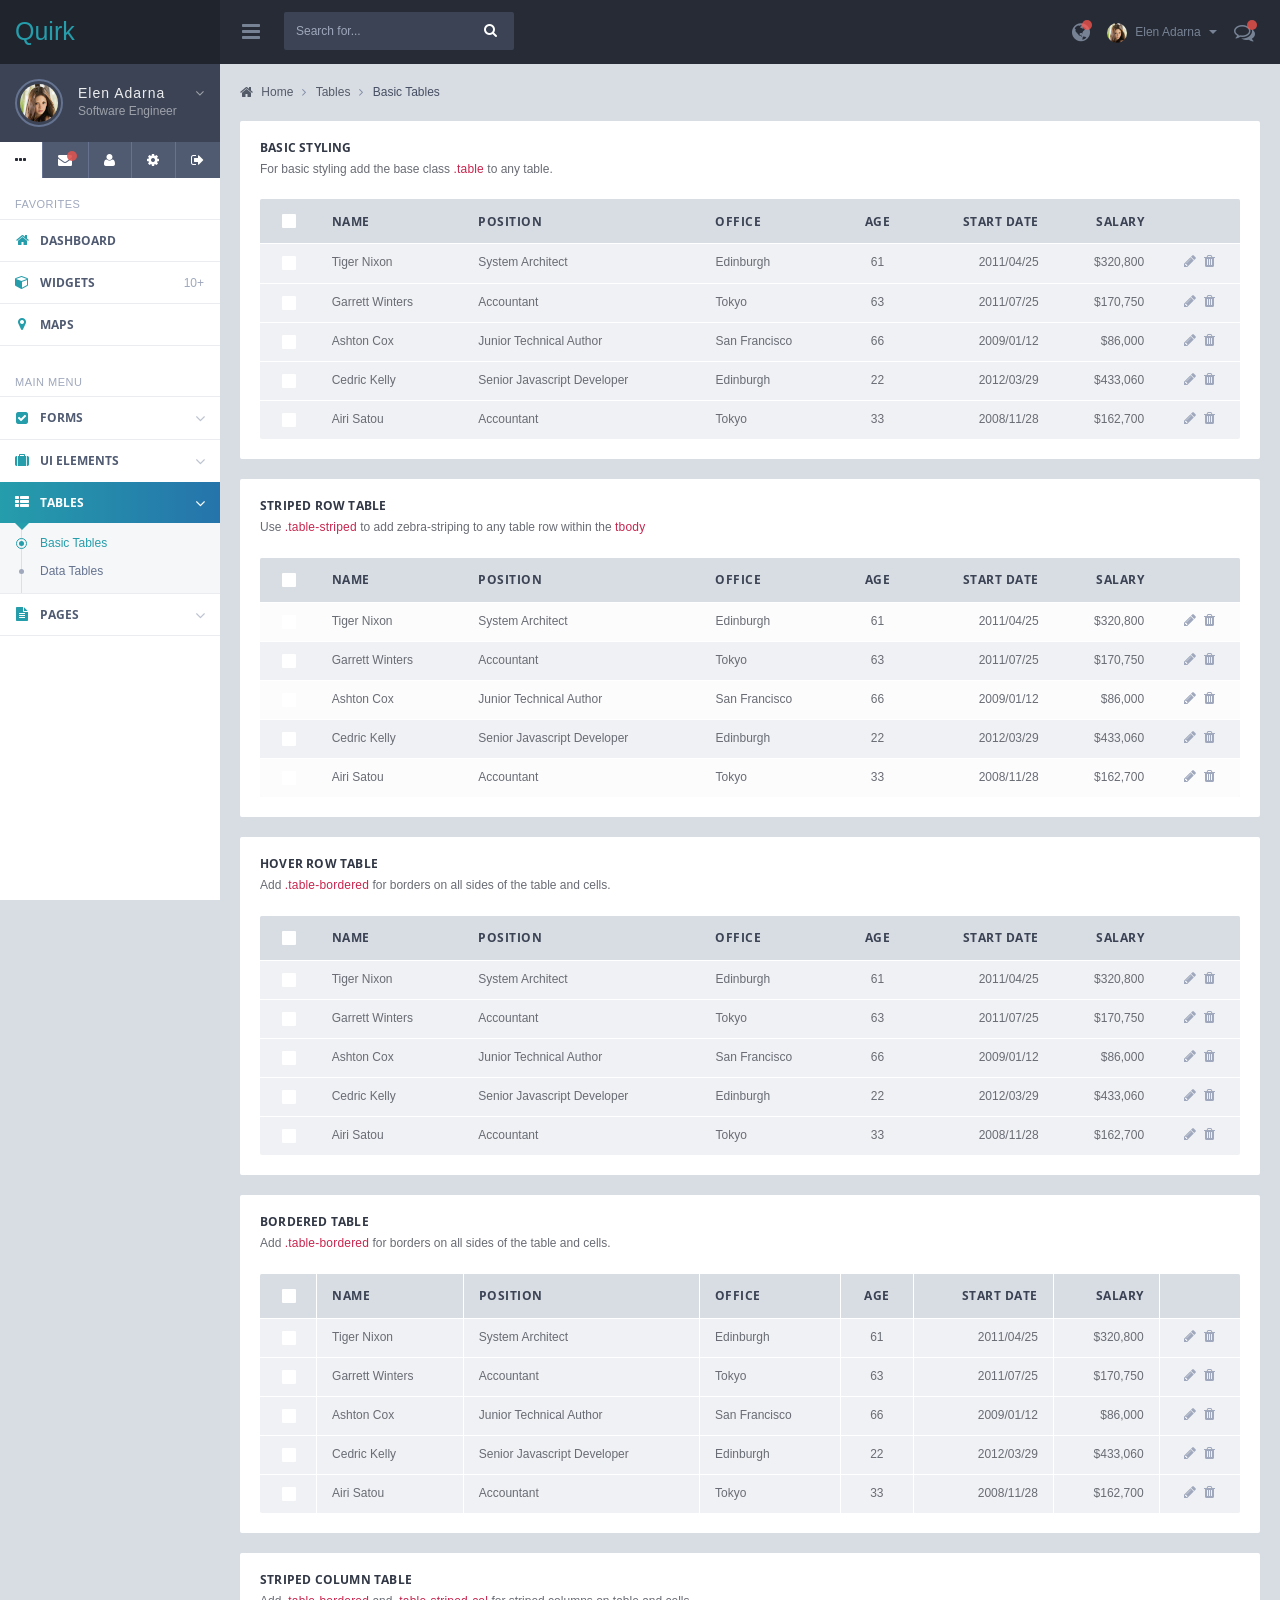
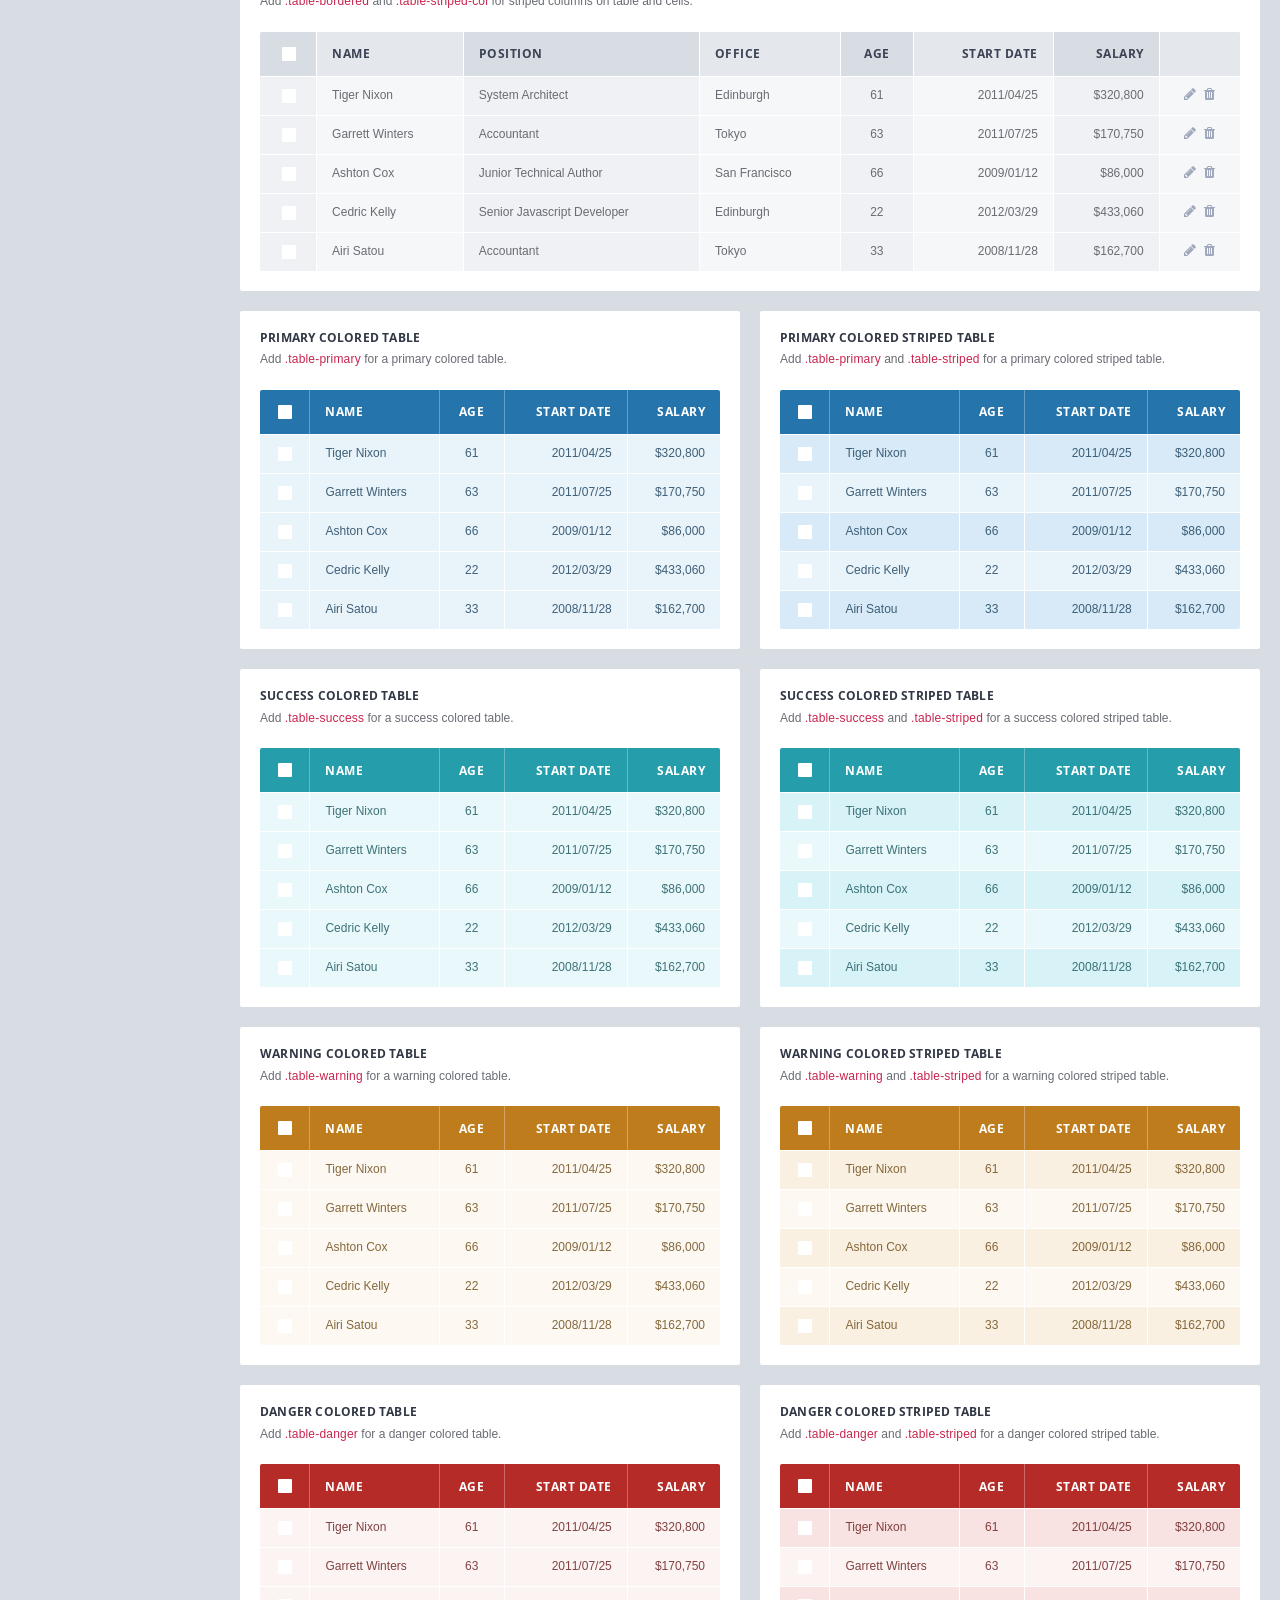
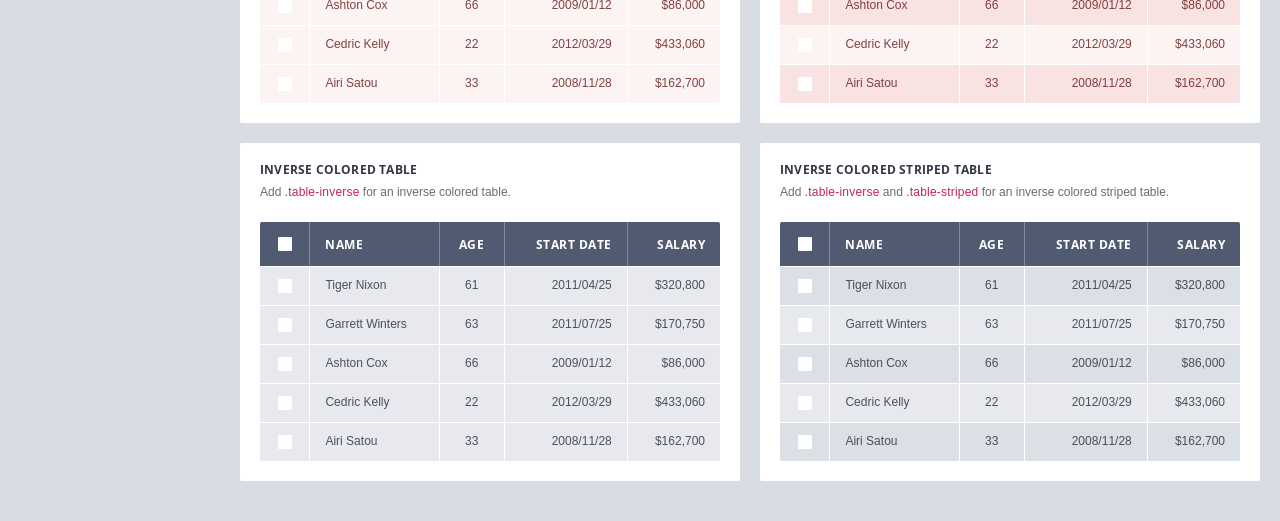
<file: quirk/templates/basic-tables.html>
<!DOCTYPE html>
<html lang="en">
<head>
  <meta charset="utf-8">
  <meta name="viewport" content="width=device-width, initial-scale=1.0, maximum-scale=1.0">
  <meta name="description" content="">
  <meta name="author" content="">
  <!--<link rel="shortcut icon" href="../images/favicon.png" type="image/png">-->

  <title>Quirk Responsive Admin Templates</title>

  <link rel="stylesheet" href="../lib/fontawesome/css/font-awesome.css">
  <link rel="stylesheet" href="../lib/weather-icons/css/weather-icons.css">
  <link rel="stylesheet" href="../lib/jquery-toggles/toggles-full.css">

  <link rel="stylesheet" href="../css/quirk.css">

  <script src="../lib/modernizr/modernizr.js"></script>

  <!-- HTML5 shim and Respond.js IE8 support of HTML5 elements and media queries -->
  <!--[if lt IE 9]>
  <script src="../lib/html5shiv/html5shiv.js"></script>
  <script src="../lib/respond/respond.src.js"></script>
  <![endif]-->
</head>

<body>

  <header>
    <div class="headerpanel">

      <div class="logopanel">
        <h2><a href="index.html">Quirk</a></h2>
      </div><!-- logopanel -->

      <div class="headerbar">

        <a id="menuToggle" class="menutoggle"><i class="fa fa-bars"></i></a>

        <div class="searchpanel">
          <div class="input-group">
            <input type="text" class="form-control" placeholder="Search for...">
            <span class="input-group-btn">
              <button class="btn btn-default" type="button"><i class="fa fa-search"></i></button>
            </span>
          </div><!-- input-group -->
        </div>

        <div class="header-right">
          <ul class="headermenu">
            <li>
              <div id="noticePanel" class="btn-group">
                <button class="btn btn-notice alert-notice" data-toggle="dropdown">
                  <i class="fa fa-globe"></i>
                </button>
                <div id="noticeDropdown" class="dropdown-menu dm-notice pull-right">
                  <div role="tabpanel">
                    <!-- Nav tabs -->
                    <ul class="nav nav-tabs nav-justified" role="tablist">
                      <li class="active"><a data-target="#notification" data-toggle="tab">Notifications (2)</a></li>
                      <li><a data-target="#reminders" data-toggle="tab">Reminders (4)</a></li>
                    </ul>

                    <!-- Tab panes -->
                    <div class="tab-content">
                      <div role="tabpanel" class="tab-pane active" id="notification">
                        <ul class="list-group notice-list">
                          <li class="list-group-item unread">
                            <div class="row">
                              <div class="col-xs-2">
                                <i class="fa fa-envelope"></i>
                              </div>
                              <div class="col-xs-10">
                                <h5><a href="">New message from Weno Carasbong</a></h5>
                                <small>June 20, 2015</small>
                                <span>Soluta nobis est eligendi optio cumque...</span>
                              </div>
                            </div>
                          </li>
                          <li class="list-group-item unread">
                            <div class="row">
                              <div class="col-xs-2">
                                <i class="fa fa-user"></i>
                              </div>
                              <div class="col-xs-10">
                                <h5><a href="">Renov Leonga is now following you!</a></h5>
                                <small>June 18, 2015</small>
                              </div>
                            </div>
                          </li>
                          <li class="list-group-item">
                            <div class="row">
                              <div class="col-xs-2">
                                <i class="fa fa-user"></i>
                              </div>
                              <div class="col-xs-10">
                                <h5><a href="">Zaham Sindil is now following you!</a></h5>
                                <small>June 17, 2015</small>
                              </div>
                            </div>
                          </li>
                          <li class="list-group-item">
                            <div class="row">
                              <div class="col-xs-2">
                                <i class="fa fa-thumbs-up"></i>
                              </div>
                              <div class="col-xs-10">
                                <h5><a href="">Rey Reslaba likes your post!</a></h5>
                                <small>June 16, 2015</small>
                                <span>HTML5 For Beginners Chapter 1</span>
                              </div>
                            </div>
                          </li>
                          <li class="list-group-item">
                            <div class="row">
                              <div class="col-xs-2">
                                <i class="fa fa-comment"></i>
                              </div>
                              <div class="col-xs-10">
                                <h5><a href="">Socrates commented on your post!</a></h5>
                                <small>June 16, 2015</small>
                                <span>Temporibus autem et aut officiis debitis...</span>
                              </div>
                            </div>
                          </li>
                        </ul>
                        <a class="btn-more" href="">View More Notifications <i class="fa fa-long-arrow-right"></i></a>
                      </div><!-- tab-pane -->

                      <div role="tabpanel" class="tab-pane" id="reminders">
                        <h1 id="todayDay" class="today-day">...</h1>
                        <h3 id="todayDate" class="today-date">...</h3>

                        <h5 class="today-weather"><i class="wi wi-hail"></i> Cloudy 77 Degree</h5>
                        <p>Thunderstorm in the area this afternoon through this evening</p>

                        <h4 class="panel-title">Upcoming Events</h4>
                        <ul class="list-group">
                          <li class="list-group-item">
                            <div class="row">
                              <div class="col-xs-2">
                                <h4>20</h4>
                                <p>Aug</p>
                              </div>
                              <div class="col-xs-10">
                                <h5><a href="">HTML5/CSS3 Live! United States</a></h5>
                                <small>San Francisco, CA</small>
                              </div>
                            </div>
                          </li>
                          <li class="list-group-item">
                            <div class="row">
                              <div class="col-xs-2">
                                <h4>05</h4>
                                <p>Sep</p>
                              </div>
                              <div class="col-xs-10">
                                <h5><a href="">Web Technology Summit</a></h5>
                                <small>Sydney, Australia</small>
                              </div>
                            </div>
                          </li>
                          <li class="list-group-item">
                            <div class="row">
                              <div class="col-xs-2">
                                <h4>25</h4>
                                <p>Sep</p>
                              </div>
                              <div class="col-xs-10">
                                <h5><a href="">HTML5 Developer Conference 2015</a></h5>
                                <small>Los Angeles CA United States</small>
                              </div>
                            </div>
                          </li>
                          <li class="list-group-item">
                            <div class="row">
                              <div class="col-xs-2">
                                <h4>10</h4>
                                <p>Oct</p>
                              </div>
                              <div class="col-xs-10">
                                <h5><a href="">AngularJS Conference 2015</a></h5>
                                <small>Silicon Valley CA, United States</small>
                              </div>
                            </div>
                          </li>
                        </ul>
                        <a class="btn-more" href="">View More Events <i class="fa fa-long-arrow-right"></i></a>
                      </div>
                    </div>
                  </div>
                </div>
              </div>
            </li>
            <li>
              <div class="btn-group">
                <button type="button" class="btn btn-logged" data-toggle="dropdown">
                  <img src="../images/photos/loggeduser.png" alt="" />
                  Elen Adarna
                  <span class="caret"></span>
                </button>
                <ul class="dropdown-menu pull-right">
                  <li><a href="profile.html"><i class="glyphicon glyphicon-user"></i> My Profile</a></li>
                  <li><a href="#"><i class="glyphicon glyphicon-cog"></i> Account Settings</a></li>
                  <li><a href="#"><i class="glyphicon glyphicon-question-sign"></i> Help</a></li>
                  <li><a href="signin.html"><i class="glyphicon glyphicon-log-out"></i> Log Out</a></li>
                </ul>
              </div>
            </li>
            <li>
              <button id="chatview" class="btn btn-chat alert-notice">
                <span class="badge-alert"></span>
                <i class="fa fa-comments-o"></i>
              </button>
            </li>
          </ul>
        </div><!-- header-right -->
      </div><!-- headerbar -->
    </div><!-- header-->
  </header>

  <section>

    <div class="leftpanel">
      <div class="leftpanelinner">

        <!-- ################## LEFT PANEL PROFILE ################## -->

        <div class="media leftpanel-profile">
          <div class="media-left">
            <a href="#">
              <img src="../images/photos/loggeduser.png" alt="" class="media-object img-circle">
            </a>
          </div>
          <div class="media-body">
            <h4 class="media-heading">Elen Adarna <a data-toggle="collapse" data-target="#loguserinfo" class="pull-right"><i class="fa fa-angle-down"></i></a></h4>
            <span>Software Engineer</span>
          </div>
        </div><!-- leftpanel-profile -->

        <div class="leftpanel-userinfo collapse" id="loguserinfo">
          <h5 class="sidebar-title">Address</h5>
          <address>
            4975 Cambridge Road
            Miami Gardens, FL 33056
          </address>
          <h5 class="sidebar-title">Contact</h5>
          <ul class="list-group">
            <li class="list-group-item">
              <label class="pull-left">Email</label>
              <span class="pull-right">me@themepixels.com</span>
            </li>
            <li class="list-group-item">
              <label class="pull-left">Home</label>
              <span class="pull-right">(032) 1234 567</span>
            </li>
            <li class="list-group-item">
              <label class="pull-left">Mobile</label>
              <span class="pull-right">+63012 3456 789</span>
            </li>
            <li class="list-group-item">
              <label class="pull-left">Social</label>
              <div class="social-icons pull-right">
                <a href="#"><i class="fa fa-facebook-official"></i></a>
                <a href="#"><i class="fa fa-twitter"></i></a>
                <a href="#"><i class="fa fa-pinterest"></i></a>
              </div>
            </li>
          </ul>
        </div><!-- leftpanel-userinfo -->

        <ul class="nav nav-tabs nav-justified nav-sidebar">
          <li class="tooltips active" data-toggle="tooltip" title="Main Menu"><a data-toggle="tab" data-target="#mainmenu"><i class="tooltips fa fa-ellipsis-h"></i></a></li>
          <li class="tooltips unread" data-toggle="tooltip" title="Check Mail"><a data-toggle="tab" data-target="#emailmenu"><i class="tooltips fa fa-envelope"></i></a></li>
          <li class="tooltips" data-toggle="tooltip" title="Contacts"><a data-toggle="tab" data-target="#contactmenu"><i class="fa fa-user"></i></a></li>
          <li class="tooltips" data-toggle="tooltip" title="Settings"><a data-toggle="tab" data-target="#settings"><i class="fa fa-cog"></i></a></li>
          <li class="tooltips" data-toggle="tooltip" title="Log Out"><a href="signin.html"><i class="fa fa-sign-out"></i></a></li>
        </ul>

        <div class="tab-content">

          <!-- ################# MAIN MENU ################### -->

          <div class="tab-pane active" id="mainmenu">
            <h5 class="sidebar-title">Favorites</h5>
            <ul class="nav nav-pills nav-stacked nav-quirk">
              <li><a href="index.html"><i class="fa fa-home"></i> <span>Dashboard</span></a></li>
              <li><a href="widgets.html"><span class="badge pull-right">10+</span><i class="fa fa-cube"></i> <span>Widgets</span></a></li>
              <li><a href="maps.html"><i class="fa fa-map-marker"></i> <span>Maps</span></a></li>
            </ul>

            <h5 class="sidebar-title">Main Menu</h5>
            <ul class="nav nav-pills nav-stacked nav-quirk">
              <li class="nav-parent">
                <a href=""><i class="fa fa-check-square"></i> <span>Forms</span></a>
                <ul class="children">
                  <li><a href="general-forms.html">Form Elements</a></li>
                  <li><a href="form-validation.html">Form Validation</a></li>
                  <li><a href="form-wizards.html">Form Wizards</a></li>
                  <li><a href="wysiwyg.html">Text Editor</a></li>
                </ul>
              </li>
              <li class="nav-parent"><a href=""><i class="fa fa-suitcase"></i> <span>UI Elements</span></a>
                <ul class="children">
                  <li><a href="buttons.html">Buttons</a></li>
                  <li><a href="icons.html">Icons</a></li>
                  <li><a href="typography.html">Typography</a></li>
                  <li><a href="alerts.html">Alerts &amp; Notifications</a></li>
                  <li><a href="tabs-accordions.html">Tabs &amp; Accordions</a></li>
                  <li><a href="sliders.html">Sliders</a></li>
                  <li><a href="graphs.html">Graphs &amp; Charts</a></li>
                  <li><a href="panels.html">Panels</a></li>
                  <li><a href="extras.html">Extras</a></li>
                </ul>
              </li>
              <li class="nav-parent active"><a href=""><i class="fa fa-th-list"></i> <span>Tables</span></a>
                <ul class="children">
                  <li class="active"><a href="basic-tables.html">Basic Tables</a></li>
                  <li><a href="data-tables.html">Data Tables</a></li>
                </ul>
              </li>
              <li class="nav-parent"><a href=""><i class="fa fa-file-text"></i> <span>Pages</span></a>
                <ul class="children">
                  <li><a href="asset-manager.html">Asset Manager</a></li>
                  <li><a href="people-directory.html">People Directory</a></li>
                  <li><a href="timeline.html">Timeline</a></li>
                  <li><a href="profile.html">Profile</a></li>
                  <li><a href="blank.html">Blank Page</a></li>
                  <li><a href="notfound.html">404 Page</a></li>
                  <li><a href="signin.html">Sign In</a></li>
                  <li><a href="signup.html">Sign Up</a></li>
                </ul>
              </li>
            </ul>
          </div><!-- tab-pane -->

          <!-- ######################## EMAIL MENU ##################### -->

          <div class="tab-pane" id="emailmenu">
            <div class="sidebar-btn-wrapper">
              <a href="compose.html" class="btn btn-danger btn-block">Compose</a>
            </div>

            <h5 class="sidebar-title">Mailboxes</h5>
            <ul class="nav nav-pills nav-stacked nav-quirk nav-mail">
              <li><a href="email.html"><i class="fa fa-inbox"></i> <span>Inbox (3)</span></a></li>
              <li><a href="email.html"><i class="fa fa-pencil"></i> <span>Draft (2)</span></a></li>
              <li><a href="email.html"><i class="fa fa-paper-plane"></i> <span>Sent</span></a></li>
            </ul>

            <h5 class="sidebar-title">Tags</h5>
            <ul class="nav nav-pills nav-stacked nav-quirk nav-label">
              <li><a href="#"><i class="fa fa-tags primary"></i> <span>Communication</span></a></li>
              <li><a href="#"><i class="fa fa-tags success"></i> <span>Updates</span></a></li>
              <li><a href="#"><i class="fa fa-tags warning"></i> <span>Promotions</span></a></li>
              <li><a href="#"><i class="fa fa-tags danger"></i> <span>Social</span></a></li>
            </ul>
          </div><!-- tab-pane -->

          <!-- ################### CONTACT LIST ################### -->

          <div class="tab-pane" id="contactmenu">
            <div class="input-group input-search-contact">
              <input type="text" class="form-control" placeholder="Search contact">
              <span class="input-group-btn">
                <button class="btn btn-default" type="button"><i class="fa fa-search"></i></button>
              </span>
            </div>
            <h5 class="sidebar-title">My Contacts</h5>
            <ul class="media-list media-list-contacts">
              <li class="media">
                <a href="#">
                  <div class="media-left">
                    <img class="media-object img-circle" src="../images/photos/user1.png" alt="">
                  </div>
                  <div class="media-body">
                    <h4 class="media-heading">Christina R. Hill</h4>
                    <span><i class="fa fa-phone"></i> 386-752-1860</span>
                  </div>
                </a>
              </li>
              <li class="media">
                <a href="#">
                  <div class="media-left">
                    <img class="media-object img-circle" src="../images/photos/user2.png" alt="">
                  </div>
                  <div class="media-body">
                    <h4 class="media-heading">Floyd M. Romero</h4>
                    <span><i class="fa fa-mobile"></i> +1614-650-8281</span>
                  </div>
                </a>
              </li>
              <li class="media">
                <a href="#">
                  <div class="media-left">
                    <img class="media-object img-circle" src="../images/photos/user3.png" alt="">
                  </div>
                  <div class="media-body">
                    <h4 class="media-heading">Jennie S. Gray</h4>
                    <span><i class="fa fa-phone"></i> 310-757-8444</span>
                  </div>
                </a>
              </li>
              <li class="media">
                <a href="#">
                  <div class="media-left">
                    <img class="media-object img-circle" src="../images/photos/user4.png" alt="">
                  </div>
                  <div class="media-body">
                    <h4 class="media-heading">Alia J. Locher</h4>
                    <span><i class="fa fa-mobile"></i> +1517-386-0059</span>
                  </div>
                </a>
              </li>
              <li class="media">
                <a href="#">
                  <div class="media-left">
                    <img class="media-object img-circle" src="../images/photos/user5.png" alt="">
                  </div>
                  <div class="media-body">
                    <h4 class="media-heading">Nicholas T. Hinkle</h4>
                    <span><i class="fa fa-skype"></i> nicholas.hinkle</span>
                  </div>
                </a>
              </li>
              <li class="media">
                <a href="#">
                  <div class="media-left">
                    <img class="media-object img-circle" src="../images/photos/user6.png" alt="">
                  </div>
                  <div class="media-body">
                    <h4 class="media-heading">Jamie W. Bradford</h4>
                    <span><i class="fa fa-phone"></i> 225-270-2425</span>
                  </div>
                </a>
              </li>
              <li class="media">
                <a href="#">
                  <div class="media-left">
                    <img class="media-object img-circle" src="../images/photos/user7.png" alt="">
                  </div>
                  <div class="media-body">
                    <h4 class="media-heading">Pamela J. Stump</h4>
                    <span><i class="fa fa-mobile"></i> +1773-879-2491</span>
                  </div>
                </a>
              </li>
              <li class="media">
                <a href="#">
                  <div class="media-left">
                    <img class="media-object img-circle" src="../images/photos/user8.png" alt="">
                  </div>
                  <div class="media-body">
                    <h4 class="media-heading">Refugio C. Burgess</h4>
                    <span><i class="fa fa-mobile"></i> +1660-627-7184</span>
                  </div>
                </a>
              </li>
              <li class="media">
                <a href="#">
                  <div class="media-left">
                    <img class="media-object img-circle" src="../images/photos/user9.png" alt="">
                  </div>
                  <div class="media-body">
                    <h4 class="media-heading">Ashley T. Brewington</h4>
                    <span><i class="fa fa-skype"></i> ashley.brewington</span>
                  </div>
                </a>
              </li>
              <li class="media">
                <a href="#">
                  <div class="media-left">
                    <img class="media-object img-circle" src="../images/photos/user10.png" alt="">
                  </div>
                  <div class="media-body">
                    <h4 class="media-heading">Roberta F. Horn</h4>
                    <span><i class="fa fa-phone"></i> 716-630-0132</span>
                  </div>
                </a>
              </li>
            </ul>
          </div><!-- tab-pane -->

          <!-- #################### SETTINGS ################### -->

          <div class="tab-pane" id="settings">
            <h5 class="sidebar-title">General Settings</h5>
            <ul class="list-group list-group-settings">
              <li class="list-group-item">
                <h5>Daily Newsletter</h5>
                <small>Get notified when someone else is trying to access your account.</small>
                <div class="toggle-wrapper">
                  <div class="leftpanel-toggle toggle-light success"></div>
                </div>
              </li>
              <li class="list-group-item">
                <h5>Call Phones</h5>
                <small>Make calls to friends and family right from your account.</small>
                <div class="toggle-wrapper">
                  <div class="leftpanel-toggle-off toggle-light success"></div>
                </div>
              </li>
            </ul>
            <h5 class="sidebar-title">Security Settings</h5>
            <ul class="list-group list-group-settings">
              <li class="list-group-item">
                <h5>Login Notifications</h5>
                <small>Get notified when someone else is trying to access your account.</small>
                <div class="toggle-wrapper">
                  <div class="leftpanel-toggle toggle-light success"></div>
                </div>
              </li>
              <li class="list-group-item">
                <h5>Phone Approvals</h5>
                <small>Use your phone when login as an extra layer of security.</small>
                <div class="toggle-wrapper">
                  <div class="leftpanel-toggle toggle-light success"></div>
                </div>
              </li>
            </ul>
          </div><!-- tab-pane -->


        </div><!-- tab-content -->

      </div><!-- leftpanelinner -->
    </div><!-- leftpanel -->

  <div class="mainpanel">

    <div class="contentpanel">

      <ol class="breadcrumb breadcrumb-quirk">
        <li><a href="index.html"><i class="fa fa-home mr5"></i> Home</a></li>
        <li><a href="basic-tables.html">Tables</a></li>
        <li class="active">Basic Tables</li>
      </ol>

      <div class="panel">
        <div class="panel-heading">
          <h4 class="panel-title">Basic Styling</h4>
          <p>For basic styling add the base class <code>.table</code> to any table.</p>
        </div>
        <div class="panel-body">
          <div class="table-responsive">
            <table class="table nomargin">
              <thead>
                <tr>
                  <th class="text-center">
                    <label class="ckbox ckbox-primary">
                      <input type="checkbox"><span></span>
                    </label>
                  </th>
                  <th>Name</th>
                  <th>Position</th>
                  <th>Office</th>
                  <th class="text-center">Age</th>
                  <th class="text-right">Start date</th>
                  <th class="text-right">Salary</th>
                  <th></th>
                </tr>
              </thead>
              <tbody>
                <tr>
                  <td class="text-center">
                    <label class="ckbox ckbox-primary">
                      <input type="checkbox"><span></span>
                    </label>
                  </td>
                  <td>Tiger Nixon</td>
                  <td>System Architect</td>
                  <td>Edinburgh</td>
                  <td class="text-center">61</td>
                  <td class="text-right">2011/04/25</td>
                  <td class="text-right">$320,800</td>
                  <td>
                    <ul class="table-options">
                      <li><a href=""><i class="fa fa-pencil"></i></a></li>
                      <li><a href=""><i class="fa fa-trash"></i></a></li>
                    </ul>
                  </td>
                </tr>
                <tr>
                  <td class="text-center">
                    <label class="ckbox ckbox-primary">
                      <input type="checkbox"><span></span>
                    </label>
                  </td>
                  <td>Garrett Winters</td>
                  <td>Accountant</td>
                  <td>Tokyo</td>
                  <td class="text-center">63</td>
                  <td class="text-right">2011/07/25</td>
                  <td class="text-right">$170,750</td>
                  <td>
                    <ul class="table-options">
                      <li><a href=""><i class="fa fa-pencil"></i></a></li>
                      <li><a href=""><i class="fa fa-trash"></i></a></li>
                    </ul>
                  </td>
                </tr>
                <tr>
                  <td class="text-center">
                    <label class="ckbox ckbox-primary">
                      <input type="checkbox"><span></span>
                    </label>
                  </td>
                  <td>Ashton Cox</td>
                  <td>Junior Technical Author</td>
                  <td>San Francisco</td>
                  <td class="text-center">66</td>
                  <td class="text-right">2009/01/12</td>
                  <td class="text-right">$86,000</td>
                  <td>
                    <ul class="table-options">
                      <li><a href=""><i class="fa fa-pencil"></i></a></li>
                      <li><a href=""><i class="fa fa-trash"></i></a></li>
                    </ul>
                  </td>
                </tr>
                <tr>
                  <td class="text-center">
                    <label class="ckbox ckbox-primary">
                      <input type="checkbox"><span></span>
                    </label>
                  </td>
                  <td>Cedric Kelly</td>
                  <td>Senior Javascript Developer</td>
                  <td>Edinburgh</td>
                  <td class="text-center">22</td>
                  <td class="text-right">2012/03/29</td>
                  <td class="text-right">$433,060</td>
                  <td>
                    <ul class="table-options">
                      <li><a href=""><i class="fa fa-pencil"></i></a></li>
                      <li><a href=""><i class="fa fa-trash"></i></a></li>
                    </ul>
                  </td>
                </tr>
                <tr>
                  <td class="text-center">
                    <label class="ckbox ckbox-primary">
                      <input type="checkbox"><span></span>
                    </label>
                  </td>
                  <td>Airi Satou</td>
                  <td>Accountant</td>
                  <td>Tokyo</td>
                  <td class="text-center">33</td>
                  <td class="text-right">2008/11/28</td>
                  <td class="text-right">$162,700</td>
                  <td>
                    <ul class="table-options">
                      <li><a href=""><i class="fa fa-pencil"></i></a></li>
                      <li><a href=""><i class="fa fa-trash"></i></a></li>
                    </ul>
                  </td>
                </tr>
              </tbody>
            </table>
          </div><!-- table-responsive -->
        </div>
      </div><!-- panel -->

      <div class="panel">
        <div class="panel-heading">
          <h4 class="panel-title">Striped Row Table</h4>
          <p>Use <code>.table-striped</code> to add zebra-striping to any table row within the <code>tbody</code></p>
        </div>
        <div class="panel-body">
          <div class="table-responsive">
            <table class="table table-striped nomargin">
              <thead>
                <tr>
                  <th class="text-center">
                    <label class="ckbox ckbox-primary">
                      <input type="checkbox"><span></span>
                    </label>
                  </th>
                  <th>Name</th>
                  <th>Position</th>
                  <th>Office</th>
                  <th class="text-center">Age</th>
                  <th class="text-right">Start date</th>
                  <th class="text-right">Salary</th>
                  <th></th>
                </tr>
              </thead>
              <tbody>
                <tr>
                  <td class="text-center">
                    <label class="ckbox ckbox-primary">
                      <input type="checkbox"><span></span>
                    </label>
                  </td>
                  <td>Tiger Nixon</td>
                  <td>System Architect</td>
                  <td>Edinburgh</td>
                  <td class="text-center">61</td>
                  <td class="text-right">2011/04/25</td>
                  <td class="text-right">$320,800</td>
                  <td>
                    <ul class="table-options">
                      <li><a href=""><i class="fa fa-pencil"></i></a></li>
                      <li><a href=""><i class="fa fa-trash"></i></a></li>
                    </ul>
                  </td>
                </tr>
                <tr>
                  <td class="text-center">
                    <label class="ckbox ckbox-primary">
                      <input type="checkbox"><span></span>
                    </label>
                  </td>
                  <td>Garrett Winters</td>
                  <td>Accountant</td>
                  <td>Tokyo</td>
                  <td class="text-center">63</td>
                  <td class="text-right">2011/07/25</td>
                  <td class="text-right">$170,750</td>
                  <td>
                    <ul class="table-options">
                      <li><a href=""><i class="fa fa-pencil"></i></a></li>
                      <li><a href=""><i class="fa fa-trash"></i></a></li>
                    </ul>
                  </td>
                </tr>
                <tr>
                  <td class="text-center">
                    <label class="ckbox ckbox-primary">
                      <input type="checkbox"><span></span>
                    </label>
                  </td>
                  <td>Ashton Cox</td>
                  <td>Junior Technical Author</td>
                  <td>San Francisco</td>
                  <td class="text-center">66</td>
                  <td class="text-right">2009/01/12</td>
                  <td class="text-right">$86,000</td>
                  <td>
                    <ul class="table-options">
                      <li><a href=""><i class="fa fa-pencil"></i></a></li>
                      <li><a href=""><i class="fa fa-trash"></i></a></li>
                    </ul>
                  </td>
                </tr>
                <tr>
                  <td class="text-center">
                    <label class="ckbox ckbox-primary">
                      <input type="checkbox"><span></span>
                    </label>
                  </td>
                  <td>Cedric Kelly</td>
                  <td>Senior Javascript Developer</td>
                  <td>Edinburgh</td>
                  <td class="text-center">22</td>
                  <td class="text-right">2012/03/29</td>
                  <td class="text-right">$433,060</td>
                  <td>
                    <ul class="table-options">
                      <li><a href=""><i class="fa fa-pencil"></i></a></li>
                      <li><a href=""><i class="fa fa-trash"></i></a></li>
                    </ul>
                  </td>
                </tr>
                <tr>
                  <td class="text-center">
                    <label class="ckbox ckbox-primary">
                      <input type="checkbox"><span></span>
                    </label>
                  </td>
                  <td>Airi Satou</td>
                  <td>Accountant</td>
                  <td>Tokyo</td>
                  <td class="text-center">33</td>
                  <td class="text-right">2008/11/28</td>
                  <td class="text-right">$162,700</td>
                  <td>
                    <ul class="table-options">
                      <li><a href=""><i class="fa fa-pencil"></i></a></li>
                      <li><a href=""><i class="fa fa-trash"></i></a></li>
                    </ul>
                  </td>
                </tr>
              </tbody>
            </table>
          </div><!-- table-responsive -->
        </div>
      </div><!-- panel -->

      <div class="panel">
        <div class="panel-heading">
          <h4 class="panel-title">Hover Row Table</h4>
          <p>Add <code>.table-bordered</code> for borders on all sides of the table and cells.</p>
        </div>
        <div class="panel-body">
          <div class="table-responsive">
            <table class="table table-hover nomargin">
              <thead>
                <tr>
                  <th class="text-center">
                    <label class="ckbox ckbox-primary">
                      <input type="checkbox"><span></span>
                    </label>
                  </th>
                  <th>Name</th>
                  <th>Position</th>
                  <th>Office</th>
                  <th class="text-center">Age</th>
                  <th class="text-right">Start date</th>
                  <th class="text-right">Salary</th>
                  <th></th>
                </tr>
              </thead>
              <tbody>
                <tr>
                  <td class="text-center">
                    <label class="ckbox ckbox-primary">
                      <input type="checkbox"><span></span>
                    </label>
                  </td>
                  <td>Tiger Nixon</td>
                  <td>System Architect</td>
                  <td>Edinburgh</td>
                  <td class="text-center">61</td>
                  <td class="text-right">2011/04/25</td>
                  <td class="text-right">$320,800</td>
                  <td>
                    <ul class="table-options">
                      <li><a href=""><i class="fa fa-pencil"></i></a></li>
                      <li><a href=""><i class="fa fa-trash"></i></a></li>
                    </ul>
                  </td>
                </tr>
                <tr>
                  <td class="text-center">
                    <label class="ckbox ckbox-primary">
                      <input type="checkbox"><span></span>
                    </label>
                  </td>
                  <td>Garrett Winters</td>
                  <td>Accountant</td>
                  <td>Tokyo</td>
                  <td class="text-center">63</td>
                  <td class="text-right">2011/07/25</td>
                  <td class="text-right">$170,750</td>
                  <td>
                    <ul class="table-options">
                      <li><a href=""><i class="fa fa-pencil"></i></a></li>
                      <li><a href=""><i class="fa fa-trash"></i></a></li>
                    </ul>
                  </td>
                </tr>
                <tr>
                  <td class="text-center">
                    <label class="ckbox ckbox-primary">
                      <input type="checkbox"><span></span>
                    </label>
                  </td>
                  <td>Ashton Cox</td>
                  <td>Junior Technical Author</td>
                  <td>San Francisco</td>
                  <td class="text-center">66</td>
                  <td class="text-right">2009/01/12</td>
                  <td class="text-right">$86,000</td>
                  <td>
                    <ul class="table-options">
                      <li><a href=""><i class="fa fa-pencil"></i></a></li>
                      <li><a href=""><i class="fa fa-trash"></i></a></li>
                    </ul>
                  </td>
                </tr>
                <tr>
                  <td class="text-center">
                    <label class="ckbox ckbox-primary">
                      <input type="checkbox"><span></span>
                    </label>
                  </td>
                  <td>Cedric Kelly</td>
                  <td>Senior Javascript Developer</td>
                  <td>Edinburgh</td>
                  <td class="text-center">22</td>
                  <td class="text-right">2012/03/29</td>
                  <td class="text-right">$433,060</td>
                  <td>
                    <ul class="table-options">
                      <li><a href=""><i class="fa fa-pencil"></i></a></li>
                      <li><a href=""><i class="fa fa-trash"></i></a></li>
                    </ul>
                  </td>
                </tr>
                <tr>
                  <td class="text-center">
                    <label class="ckbox ckbox-primary">
                      <input type="checkbox"><span></span>
                    </label>
                  </td>
                  <td>Airi Satou</td>
                  <td>Accountant</td>
                  <td>Tokyo</td>
                  <td class="text-center">33</td>
                  <td class="text-right">2008/11/28</td>
                  <td class="text-right">$162,700</td>
                  <td>
                    <ul class="table-options">
                      <li><a href=""><i class="fa fa-pencil"></i></a></li>
                      <li><a href=""><i class="fa fa-trash"></i></a></li>
                    </ul>
                  </td>
                </tr>
              </tbody>
            </table>
          </div><!-- table-responsive -->
        </div>
      </div><!-- panel -->

      <div class="panel">
        <div class="panel-heading">
          <h4 class="panel-title">Bordered Table</h4>
          <p>Add <code>.table-bordered</code> for borders on all sides of the table and cells.</p>
        </div>
        <div class="panel-body">
          <div class="table-responsive">
            <table class="table table-bordered nomargin">
              <thead>
                <tr>
                  <th class="text-center">
                    <label class="ckbox ckbox-primary">
                      <input type="checkbox"><span></span>
                    </label>
                  </th>
                  <th>Name</th>
                  <th>Position</th>
                  <th>Office</th>
                  <th class="text-center">Age</th>
                  <th class="text-right">Start date</th>
                  <th class="text-right">Salary</th>
                  <th></th>
                </tr>
              </thead>
              <tbody>
                <tr>
                  <td class="text-center">
                    <label class="ckbox ckbox-primary">
                      <input type="checkbox"><span></span>
                    </label>
                  </td>
                  <td>Tiger Nixon</td>
                  <td>System Architect</td>
                  <td>Edinburgh</td>
                  <td class="text-center">61</td>
                  <td class="text-right">2011/04/25</td>
                  <td class="text-right">$320,800</td>
                  <td>
                    <ul class="table-options">
                      <li><a href=""><i class="fa fa-pencil"></i></a></li>
                      <li><a href=""><i class="fa fa-trash"></i></a></li>
                    </ul>
                  </td>
                </tr>
                <tr>
                  <td class="text-center">
                    <label class="ckbox ckbox-primary">
                      <input type="checkbox"><span></span>
                    </label>
                  </td>
                  <td>Garrett Winters</td>
                  <td>Accountant</td>
                  <td>Tokyo</td>
                  <td class="text-center">63</td>
                  <td class="text-right">2011/07/25</td>
                  <td class="text-right">$170,750</td>
                  <td>
                    <ul class="table-options">
                      <li><a href=""><i class="fa fa-pencil"></i></a></li>
                      <li><a href=""><i class="fa fa-trash"></i></a></li>
                    </ul>
                  </td>
                </tr>
                <tr>
                  <td class="text-center">
                    <label class="ckbox ckbox-primary">
                      <input type="checkbox"><span></span>
                    </label>
                  </td>
                  <td>Ashton Cox</td>
                  <td>Junior Technical Author</td>
                  <td>San Francisco</td>
                  <td class="text-center">66</td>
                  <td class="text-right">2009/01/12</td>
                  <td class="text-right">$86,000</td>
                  <td>
                    <ul class="table-options">
                      <li><a href=""><i class="fa fa-pencil"></i></a></li>
                      <li><a href=""><i class="fa fa-trash"></i></a></li>
                    </ul>
                  </td>
                </tr>
                <tr>
                  <td class="text-center">
                    <label class="ckbox ckbox-primary">
                      <input type="checkbox"><span></span>
                    </label>
                  </td>
                  <td>Cedric Kelly</td>
                  <td>Senior Javascript Developer</td>
                  <td>Edinburgh</td>
                  <td class="text-center">22</td>
                  <td class="text-right">2012/03/29</td>
                  <td class="text-right">$433,060</td>
                  <td>
                    <ul class="table-options">
                      <li><a href=""><i class="fa fa-pencil"></i></a></li>
                      <li><a href=""><i class="fa fa-trash"></i></a></li>
                    </ul>
                  </td>
                </tr>
                <tr>
                  <td class="text-center">
                    <label class="ckbox ckbox-primary">
                      <input type="checkbox"><span></span>
                    </label>
                  </td>
                  <td>Airi Satou</td>
                  <td>Accountant</td>
                  <td>Tokyo</td>
                  <td class="text-center">33</td>
                  <td class="text-right">2008/11/28</td>
                  <td class="text-right">$162,700</td>
                  <td>
                    <ul class="table-options">
                      <li><a href=""><i class="fa fa-pencil"></i></a></li>
                      <li><a href=""><i class="fa fa-trash"></i></a></li>
                    </ul>
                  </td>
                </tr>
              </tbody>
            </table>
          </div><!-- table-responsive -->
        </div>
      </div><!-- panel -->

      <div class="panel">
        <div class="panel-heading">
          <h4 class="panel-title">Striped Column Table</h4>
          <p>Add <code>.table-bordered</code> and <code>.table-striped-col</code> for striped columns on table and cells.</p>
        </div>
        <div class="panel-body">
          <div class="table-responsive">
            <table class="table table-bordered table-striped-col nomargin">
              <thead>
                <tr>
                  <th class="text-center">
                    <label class="ckbox ckbox-primary">
                      <input type="checkbox"><span></span>
                    </label>
                  </th>
                  <th>Name</th>
                  <th>Position</th>
                  <th>Office</th>
                  <th class="text-center">Age</th>
                  <th class="text-right">Start date</th>
                  <th class="text-right">Salary</th>
                  <th></th>
                </tr>
              </thead>
              <tbody>
                <tr>
                  <td class="text-center">
                    <label class="ckbox ckbox-primary">
                      <input type="checkbox"><span></span>
                    </label>
                  </td>
                  <td>Tiger Nixon</td>
                  <td>System Architect</td>
                  <td>Edinburgh</td>
                  <td class="text-center">61</td>
                  <td class="text-right">2011/04/25</td>
                  <td class="text-right">$320,800</td>
                  <td>
                    <ul class="table-options">
                      <li><a href=""><i class="fa fa-pencil"></i></a></li>
                      <li><a href=""><i class="fa fa-trash"></i></a></li>
                    </ul>
                  </td>
                </tr>
                <tr>
                  <td class="text-center">
                    <label class="ckbox ckbox-primary">
                      <input type="checkbox"><span></span>
                    </label>
                  </td>
                  <td>Garrett Winters</td>
                  <td>Accountant</td>
                  <td>Tokyo</td>
                  <td class="text-center">63</td>
                  <td class="text-right">2011/07/25</td>
                  <td class="text-right">$170,750</td>
                  <td>
                    <ul class="table-options">
                      <li><a href=""><i class="fa fa-pencil"></i></a></li>
                      <li><a href=""><i class="fa fa-trash"></i></a></li>
                    </ul>
                  </td>
                </tr>
                <tr>
                  <td class="text-center">
                    <label class="ckbox ckbox-primary">
                      <input type="checkbox"><span></span>
                    </label>
                  </td>
                  <td>Ashton Cox</td>
                  <td>Junior Technical Author</td>
                  <td>San Francisco</td>
                  <td class="text-center">66</td>
                  <td class="text-right">2009/01/12</td>
                  <td class="text-right">$86,000</td>
                  <td>
                    <ul class="table-options">
                      <li><a href=""><i class="fa fa-pencil"></i></a></li>
                      <li><a href=""><i class="fa fa-trash"></i></a></li>
                    </ul>
                  </td>
                </tr>
                <tr>
                  <td class="text-center">
                    <label class="ckbox ckbox-primary">
                      <input type="checkbox"><span></span>
                    </label>
                  </td>
                  <td>Cedric Kelly</td>
                  <td>Senior Javascript Developer</td>
                  <td>Edinburgh</td>
                  <td class="text-center">22</td>
                  <td class="text-right">2012/03/29</td>
                  <td class="text-right">$433,060</td>
                  <td>
                    <ul class="table-options">
                      <li><a href=""><i class="fa fa-pencil"></i></a></li>
                      <li><a href=""><i class="fa fa-trash"></i></a></li>
                    </ul>
                  </td>
                </tr>
                <tr>
                  <td class="text-center">
                    <label class="ckbox ckbox-primary">
                      <input type="checkbox"><span></span>
                    </label>
                  </td>
                  <td>Airi Satou</td>
                  <td>Accountant</td>
                  <td>Tokyo</td>
                  <td class="text-center">33</td>
                  <td class="text-right">2008/11/28</td>
                  <td class="text-right">$162,700</td>
                  <td>
                    <ul class="table-options">
                      <li><a href=""><i class="fa fa-pencil"></i></a></li>
                      <li><a href=""><i class="fa fa-trash"></i></a></li>
                    </ul>
                  </td>
                </tr>
              </tbody>
            </table>
          </div><!-- table-responsive -->
        </div>
      </div><!-- panel -->

      <div class="row">
        <div class="col-md-6">
          <div class="panel">
            <div class="panel-heading">
              <h4 class="panel-title">Primary Colored Table</h4>
              <p>Add <code>.table-primary</code> for a primary colored table.</p>
            </div>
            <div class="panel-body">
              <div class="table-responsive">
                <table class="table table-bordered table-primary nomargin">
                  <thead>
                    <tr>
                      <th class="text-center">
                        <label class="ckbox ckbox-primary">
                          <input type="checkbox"><span></span>
                        </label>
                      </th>
                      <th>Name</th>
                      <th class="text-center">Age</th>
                      <th class="text-right">Start date</th>
                      <th class="text-right">Salary</th>
                    </tr>
                  </thead>
                  <tbody>
                    <tr>
                      <td class="text-center">
                        <label class="ckbox ckbox-primary">
                          <input type="checkbox"><span></span>
                        </label>
                      </td>
                      <td>Tiger Nixon</td>
                      <td class="text-center">61</td>
                      <td class="text-right">2011/04/25</td>
                      <td class="text-right">$320,800</td>
                    </tr>
                    <tr>
                      <td class="text-center">
                        <label class="ckbox ckbox-primary">
                          <input type="checkbox"><span></span>
                        </label>
                      </td>
                      <td>Garrett Winters</td>
                      <td class="text-center">63</td>
                      <td class="text-right">2011/07/25</td>
                      <td class="text-right">$170,750</td>
                    </tr>
                    <tr>
                      <td class="text-center">
                        <label class="ckbox ckbox-primary">
                          <input type="checkbox"><span></span>
                        </label>
                      </td>
                      <td>Ashton Cox</td>
                      <td class="text-center">66</td>
                      <td class="text-right">2009/01/12</td>
                      <td class="text-right">$86,000</td>
                    </tr>
                    <tr>
                      <td class="text-center">
                        <label class="ckbox ckbox-primary">
                          <input type="checkbox"><span></span>
                        </label>
                      </td>
                      <td>Cedric Kelly</td>
                      <td class="text-center">22</td>
                      <td class="text-right">2012/03/29</td>
                      <td class="text-right">$433,060</td>
                    </tr>
                    <tr>
                      <td class="text-center">
                        <label class="ckbox ckbox-primary">
                          <input type="checkbox"><span></span>
                        </label>
                      </td>
                      <td>Airi Satou</td>
                      <td class="text-center">33</td>
                      <td class="text-right">2008/11/28</td>
                      <td class="text-right">$162,700</td>
                    </tr>
                  </tbody>
                </table>
              </div><!-- table-responsive -->
            </div>
          </div><!-- panel -->
        </div>
        <div class="col-md-6">
          <div class="panel">
            <div class="panel-heading">
              <h4 class="panel-title">Primary Colored Striped Table</h4>
              <p>Add <code>.table-primary</code> and <code>.table-striped</code> for a primary colored striped table.</p>
            </div>
            <div class="panel-body">
              <div class="table-responsive">
                <table class="table table-bordered table-primary table-striped nomargin">
                  <thead>
                    <tr>
                      <th class="text-center">
                        <label class="ckbox ckbox-primary">
                          <input type="checkbox"><span></span>
                        </label>
                      </th>
                      <th>Name</th>
                      <th class="text-center">Age</th>
                      <th class="text-right">Start date</th>
                      <th class="text-right">Salary</th>
                    </tr>
                  </thead>
                  <tbody>
                    <tr>
                      <td class="text-center">
                        <label class="ckbox ckbox-primary">
                          <input type="checkbox"><span></span>
                        </label>
                      </td>
                      <td>Tiger Nixon</td>
                      <td class="text-center">61</td>
                      <td class="text-right">2011/04/25</td>
                      <td class="text-right">$320,800</td>
                    </tr>
                    <tr>
                      <td class="text-center">
                        <label class="ckbox ckbox-primary">
                          <input type="checkbox"><span></span>
                        </label>
                      </td>
                      <td>Garrett Winters</td>
                      <td class="text-center">63</td>
                      <td class="text-right">2011/07/25</td>
                      <td class="text-right">$170,750</td>
                    </tr>
                    <tr>
                      <td class="text-center">
                        <label class="ckbox ckbox-primary">
                          <input type="checkbox"><span></span>
                        </label>
                      </td>
                      <td>Ashton Cox</td>
                      <td class="text-center">66</td>
                      <td class="text-right">2009/01/12</td>
                      <td class="text-right">$86,000</td>
                    </tr>
                    <tr>
                      <td class="text-center">
                        <label class="ckbox ckbox-primary">
                          <input type="checkbox"><span></span>
                        </label>
                      </td>
                      <td>Cedric Kelly</td>
                      <td class="text-center">22</td>
                      <td class="text-right">2012/03/29</td>
                      <td class="text-right">$433,060</td>
                    </tr>
                    <tr>
                      <td class="text-center">
                        <label class="ckbox ckbox-primary">
                          <input type="checkbox"><span></span>
                        </label>
                      </td>
                      <td>Airi Satou</td>
                      <td class="text-center">33</td>
                      <td class="text-right">2008/11/28</td>
                      <td class="text-right">$162,700</td>
                    </tr>
                  </tbody>
                </table>
              </div><!-- table-responsive -->
            </div>
          </div><!-- panel -->
        </div>
      </div><!-- row -->

      <div class="row">
        <div class="col-md-6">
          <div class="panel">
            <div class="panel-heading">
              <h4 class="panel-title">Success Colored Table</h4>
              <p>Add <code>.table-success</code> for a success colored table.</p>
            </div>
            <div class="panel-body">
              <div class="table-responsive">
                <table class="table table-bordered table-success nomargin">
                  <thead>
                    <tr>
                      <th class="text-center">
                        <label class="ckbox ckbox-success">
                          <input type="checkbox"><span></span>
                        </label>
                      </th>
                      <th>Name</th>
                      <th class="text-center">Age</th>
                      <th class="text-right">Start date</th>
                      <th class="text-right">Salary</th>
                    </tr>
                  </thead>
                  <tbody>
                    <tr>
                      <td class="text-center">
                        <label class="ckbox ckbox-success">
                          <input type="checkbox"><span></span>
                        </label>
                      </td>
                      <td>Tiger Nixon</td>
                      <td class="text-center">61</td>
                      <td class="text-right">2011/04/25</td>
                      <td class="text-right">$320,800</td>
                    </tr>
                    <tr>
                      <td class="text-center">
                        <label class="ckbox ckbox-success">
                          <input type="checkbox"><span></span>
                        </label>
                      </td>
                      <td>Garrett Winters</td>
                      <td class="text-center">63</td>
                      <td class="text-right">2011/07/25</td>
                      <td class="text-right">$170,750</td>
                    </tr>
                    <tr>
                      <td class="text-center">
                        <label class="ckbox ckbox-success">
                          <input type="checkbox"><span></span>
                        </label>
                      </td>
                      <td>Ashton Cox</td>
                      <td class="text-center">66</td>
                      <td class="text-right">2009/01/12</td>
                      <td class="text-right">$86,000</td>
                    </tr>
                    <tr>
                      <td class="text-center">
                        <label class="ckbox ckbox-success">
                          <input type="checkbox"><span></span>
                        </label>
                      </td>
                      <td>Cedric Kelly</td>
                      <td class="text-center">22</td>
                      <td class="text-right">2012/03/29</td>
                      <td class="text-right">$433,060</td>
                    </tr>
                    <tr>
                      <td class="text-center">
                        <label class="ckbox ckbox-success">
                          <input type="checkbox"><span></span>
                        </label>
                      </td>
                      <td>Airi Satou</td>
                      <td class="text-center">33</td>
                      <td class="text-right">2008/11/28</td>
                      <td class="text-right">$162,700</td>
                    </tr>
                  </tbody>
                </table>
              </div><!-- table-responsive -->
            </div>
          </div><!-- panel -->
        </div>
        <div class="col-md-6">
          <div class="panel">
            <div class="panel-heading">
              <h4 class="panel-title">Success Colored Striped Table</h4>
              <p>Add <code>.table-success</code> and <code>.table-striped</code> for a success colored striped table.</p>
            </div>
            <div class="panel-body">
              <div class="table-responsive">
                <table class="table table-bordered table-success table-striped nomargin">
                  <thead>
                    <tr>
                      <th class="text-center">
                        <label class="ckbox ckbox-success">
                          <input type="checkbox"><span></span>
                        </label>
                      </th>
                      <th>Name</th>
                      <th class="text-center">Age</th>
                      <th class="text-right">Start date</th>
                      <th class="text-right">Salary</th>
                    </tr>
                  </thead>
                  <tbody>
                    <tr>
                      <td class="text-center">
                        <label class="ckbox ckbox-success">
                          <input type="checkbox"><span></span>
                        </label>
                      </td>
                      <td>Tiger Nixon</td>
                      <td class="text-center">61</td>
                      <td class="text-right">2011/04/25</td>
                      <td class="text-right">$320,800</td>
                    </tr>
                    <tr>
                      <td class="text-center">
                        <label class="ckbox ckbox-success">
                          <input type="checkbox"><span></span>
                        </label>
                      </td>
                      <td>Garrett Winters</td>
                      <td class="text-center">63</td>
                      <td class="text-right">2011/07/25</td>
                      <td class="text-right">$170,750</td>
                    </tr>
                    <tr>
                      <td class="text-center">
                        <label class="ckbox ckbox-success">
                          <input type="checkbox"><span></span>
                        </label>
                      </td>
                      <td>Ashton Cox</td>
                      <td class="text-center">66</td>
                      <td class="text-right">2009/01/12</td>
                      <td class="text-right">$86,000</td>
                    </tr>
                    <tr>
                      <td class="text-center">
                        <label class="ckbox ckbox-success">
                          <input type="checkbox"><span></span>
                        </label>
                      </td>
                      <td>Cedric Kelly</td>
                      <td class="text-center">22</td>
                      <td class="text-right">2012/03/29</td>
                      <td class="text-right">$433,060</td>
                    </tr>
                    <tr>
                      <td class="text-center">
                        <label class="ckbox ckbox-success">
                          <input type="checkbox"><span></span>
                        </label>
                      </td>
                      <td>Airi Satou</td>
                      <td class="text-center">33</td>
                      <td class="text-right">2008/11/28</td>
                      <td class="text-right">$162,700</td>
                    </tr>
                  </tbody>
                </table>
              </div><!-- table-responsive -->
            </div>
          </div><!-- panel -->
        </div>
      </div><!-- row -->

      <div class="row">
        <div class="col-md-6">
          <div class="panel">
            <div class="panel-heading">
              <h4 class="panel-title">Warning Colored Table</h4>
              <p>Add <code>.table-warning</code> for a warning colored table.</p>
            </div>
            <div class="panel-body">
              <div class="table-responsive">
                <table class="table table-bordered table-warning nomargin">
                  <thead>
                    <tr>
                      <th class="text-center">
                        <label class="ckbox ckbox-warning">
                          <input type="checkbox"><span></span>
                        </label>
                      </th>
                      <th>Name</th>
                      <th class="text-center">Age</th>
                      <th class="text-right">Start date</th>
                      <th class="text-right">Salary</th>
                    </tr>
                  </thead>
                  <tbody>
                    <tr>
                      <td class="text-center">
                        <label class="ckbox ckbox-warning">
                          <input type="checkbox"><span></span>
                        </label>
                      </td>
                      <td>Tiger Nixon</td>
                      <td class="text-center">61</td>
                      <td class="text-right">2011/04/25</td>
                      <td class="text-right">$320,800</td>
                    </tr>
                    <tr>
                      <td class="text-center">
                        <label class="ckbox ckbox-warning">
                          <input type="checkbox"><span></span>
                        </label>
                      </td>
                      <td>Garrett Winters</td>
                      <td class="text-center">63</td>
                      <td class="text-right">2011/07/25</td>
                      <td class="text-right">$170,750</td>
                    </tr>
                    <tr>
                      <td class="text-center">
                        <label class="ckbox ckbox-warning">
                          <input type="checkbox"><span></span>
                        </label>
                      </td>
                      <td>Ashton Cox</td>
                      <td class="text-center">66</td>
                      <td class="text-right">2009/01/12</td>
                      <td class="text-right">$86,000</td>
                    </tr>
                    <tr>
                      <td class="text-center">
                        <label class="ckbox ckbox-warning">
                          <input type="checkbox"><span></span>
                        </label>
                      </td>
                      <td>Cedric Kelly</td>
                      <td class="text-center">22</td>
                      <td class="text-right">2012/03/29</td>
                      <td class="text-right">$433,060</td>
                    </tr>
                    <tr>
                      <td class="text-center">
                        <label class="ckbox ckbox-warning">
                          <input type="checkbox"><span></span>
                        </label>
                      </td>
                      <td>Airi Satou</td>
                      <td class="text-center">33</td>
                      <td class="text-right">2008/11/28</td>
                      <td class="text-right">$162,700</td>
                    </tr>
                  </tbody>
                </table>
              </div><!-- table-responsive -->
            </div>
          </div><!-- panel -->
        </div>
        <div class="col-md-6">
          <div class="panel">
            <div class="panel-heading">
              <h4 class="panel-title">Warning Colored Striped Table</h4>
              <p>Add <code>.table-warning</code> and <code>.table-striped</code> for a warning colored striped table.</p>
            </div>
            <div class="panel-body">
              <div class="table-responsive">
                <table class="table table-bordered table-warning table-striped nomargin">
                  <thead>
                    <tr>
                      <th class="text-center">
                        <label class="ckbox ckbox-warning">
                          <input type="checkbox"><span></span>
                        </label>
                      </th>
                      <th>Name</th>
                      <th class="text-center">Age</th>
                      <th class="text-right">Start date</th>
                      <th class="text-right">Salary</th>
                    </tr>
                  </thead>
                  <tbody>
                    <tr>
                      <td class="text-center">
                        <label class="ckbox ckbox-warning">
                          <input type="checkbox"><span></span>
                        </label>
                      </td>
                      <td>Tiger Nixon</td>
                      <td class="text-center">61</td>
                      <td class="text-right">2011/04/25</td>
                      <td class="text-right">$320,800</td>
                    </tr>
                    <tr>
                      <td class="text-center">
                        <label class="ckbox ckbox-warning">
                          <input type="checkbox"><span></span>
                        </label>
                      </td>
                      <td>Garrett Winters</td>
                      <td class="text-center">63</td>
                      <td class="text-right">2011/07/25</td>
                      <td class="text-right">$170,750</td>
                    </tr>
                    <tr>
                      <td class="text-center">
                        <label class="ckbox ckbox-warning">
                          <input type="checkbox"><span></span>
                        </label>
                      </td>
                      <td>Ashton Cox</td>
                      <td class="text-center">66</td>
                      <td class="text-right">2009/01/12</td>
                      <td class="text-right">$86,000</td>
                    </tr>
                    <tr>
                      <td class="text-center">
                        <label class="ckbox ckbox-warning">
                          <input type="checkbox"><span></span>
                        </label>
                      </td>
                      <td>Cedric Kelly</td>
                      <td class="text-center">22</td>
                      <td class="text-right">2012/03/29</td>
                      <td class="text-right">$433,060</td>
                    </tr>
                    <tr>
                      <td class="text-center">
                        <label class="ckbox ckbox-warning">
                          <input type="checkbox"><span></span>
                        </label>
                      </td>
                      <td>Airi Satou</td>
                      <td class="text-center">33</td>
                      <td class="text-right">2008/11/28</td>
                      <td class="text-right">$162,700</td>
                    </tr>
                  </tbody>
                </table>
              </div><!-- table-responsive -->
            </div>
          </div><!-- panel -->
        </div>
      </div><!-- row -->

      <div class="row">
        <div class="col-md-6">
          <div class="panel">
            <div class="panel-heading">
              <h4 class="panel-title">Danger Colored Table</h4>
              <p>Add <code>.table-danger</code> for a danger colored table.</p>
            </div>
            <div class="panel-body">
              <div class="table-responsive">
                <table class="table table-bordered table-danger nomargin">
                  <thead>
                    <tr>
                      <th class="text-center">
                        <label class="ckbox ckbox-danger">
                          <input type="checkbox"><span></span>
                        </label>
                      </th>
                      <th>Name</th>
                      <th class="text-center">Age</th>
                      <th class="text-right">Start date</th>
                      <th class="text-right">Salary</th>
                    </tr>
                  </thead>
                  <tbody>
                    <tr>
                      <td class="text-center">
                        <label class="ckbox ckbox-danger">
                          <input type="checkbox"><span></span>
                        </label>
                      </td>
                      <td>Tiger Nixon</td>
                      <td class="text-center">61</td>
                      <td class="text-right">2011/04/25</td>
                      <td class="text-right">$320,800</td>
                    </tr>
                    <tr>
                      <td class="text-center">
                        <label class="ckbox ckbox-danger">
                          <input type="checkbox"><span></span>
                        </label>
                      </td>
                      <td>Garrett Winters</td>
                      <td class="text-center">63</td>
                      <td class="text-right">2011/07/25</td>
                      <td class="text-right">$170,750</td>
                    </tr>
                    <tr>
                      <td class="text-center">
                        <label class="ckbox ckbox-danger">
                          <input type="checkbox"><span></span>
                        </label>
                      </td>
                      <td>Ashton Cox</td>
                      <td class="text-center">66</td>
                      <td class="text-right">2009/01/12</td>
                      <td class="text-right">$86,000</td>
                    </tr>
                    <tr>
                      <td class="text-center">
                        <label class="ckbox ckbox-danger">
                          <input type="checkbox"><span></span>
                        </label>
                      </td>
                      <td>Cedric Kelly</td>
                      <td class="text-center">22</td>
                      <td class="text-right">2012/03/29</td>
                      <td class="text-right">$433,060</td>
                    </tr>
                    <tr>
                      <td class="text-center">
                        <label class="ckbox ckbox-danger">
                          <input type="checkbox"><span></span>
                        </label>
                      </td>
                      <td>Airi Satou</td>
                      <td class="text-center">33</td>
                      <td class="text-right">2008/11/28</td>
                      <td class="text-right">$162,700</td>
                    </tr>
                  </tbody>
                </table>
              </div><!-- table-responsive -->
            </div>
          </div><!-- panel -->
        </div>
        <div class="col-md-6">
          <div class="panel">
            <div class="panel-heading">
              <h4 class="panel-title">Danger Colored Striped Table</h4>
              <p>Add <code>.table-danger</code> and <code>.table-striped</code> for a danger colored striped table.</p>
            </div>
            <div class="panel-body">
              <div class="table-responsive">
                <table class="table table-bordered table-danger table-striped nomargin">
                  <thead>
                    <tr>
                      <th class="text-center">
                        <label class="ckbox ckbox-danger">
                          <input type="checkbox"><span></span>
                        </label>
                      </th>
                      <th>Name</th>
                      <th class="text-center">Age</th>
                      <th class="text-right">Start date</th>
                      <th class="text-right">Salary</th>
                    </tr>
                  </thead>
                  <tbody>
                    <tr>
                      <td class="text-center">
                        <label class="ckbox ckbox-danger">
                          <input type="checkbox"><span></span>
                        </label>
                      </td>
                      <td>Tiger Nixon</td>
                      <td class="text-center">61</td>
                      <td class="text-right">2011/04/25</td>
                      <td class="text-right">$320,800</td>
                    </tr>
                    <tr>
                      <td class="text-center">
                        <label class="ckbox ckbox-danger">
                          <input type="checkbox"><span></span>
                        </label>
                      </td>
                      <td>Garrett Winters</td>
                      <td class="text-center">63</td>
                      <td class="text-right">2011/07/25</td>
                      <td class="text-right">$170,750</td>
                    </tr>
                    <tr>
                      <td class="text-center">
                        <label class="ckbox ckbox-danger">
                          <input type="checkbox"><span></span>
                        </label>
                      </td>
                      <td>Ashton Cox</td>
                      <td class="text-center">66</td>
                      <td class="text-right">2009/01/12</td>
                      <td class="text-right">$86,000</td>
                    </tr>
                    <tr>
                      <td class="text-center">
                        <label class="ckbox ckbox-danger">
                          <input type="checkbox"><span></span>
                        </label>
                      </td>
                      <td>Cedric Kelly</td>
                      <td class="text-center">22</td>
                      <td class="text-right">2012/03/29</td>
                      <td class="text-right">$433,060</td>
                    </tr>
                    <tr>
                      <td class="text-center">
                        <label class="ckbox ckbox-danger">
                          <input type="checkbox"><span></span>
                        </label>
                      </td>
                      <td>Airi Satou</td>
                      <td class="text-center">33</td>
                      <td class="text-right">2008/11/28</td>
                      <td class="text-right">$162,700</td>
                    </tr>
                  </tbody>
                </table>
              </div><!-- table-responsive -->
            </div>
          </div><!-- panel -->
        </div>
      </div><!-- row -->

      <div class="row">
        <div class="col-md-6">
          <div class="panel">
            <div class="panel-heading">
              <h4 class="panel-title">Inverse Colored Table</h4>
              <p>Add <code>.table-inverse</code> for an inverse colored table.</p>
            </div>
            <div class="panel-body">
              <div class="table-responsive">
                <table class="table table-bordered table-inverse nomargin">
                  <thead>
                    <tr>
                      <th class="text-center">
                        <label class="ckbox">
                          <input type="checkbox"><span></span>
                        </label>
                      </th>
                      <th>Name</th>
                      <th class="text-center">Age</th>
                      <th class="text-right">Start date</th>
                      <th class="text-right">Salary</th>
                    </tr>
                  </thead>
                  <tbody>
                    <tr>
                      <td class="text-center">
                        <label class="ckbox">
                          <input type="checkbox"><span></span>
                        </label>
                      </td>
                      <td>Tiger Nixon</td>
                      <td class="text-center">61</td>
                      <td class="text-right">2011/04/25</td>
                      <td class="text-right">$320,800</td>
                    </tr>
                    <tr>
                      <td class="text-center">
                        <label class="ckbox">
                          <input type="checkbox"><span></span>
                        </label>
                      </td>
                      <td>Garrett Winters</td>
                      <td class="text-center">63</td>
                      <td class="text-right">2011/07/25</td>
                      <td class="text-right">$170,750</td>
                    </tr>
                    <tr>
                      <td class="text-center">
                        <label class="ckbox">
                          <input type="checkbox"><span></span>
                        </label>
                      </td>
                      <td>Ashton Cox</td>
                      <td class="text-center">66</td>
                      <td class="text-right">2009/01/12</td>
                      <td class="text-right">$86,000</td>
                    </tr>
                    <tr>
                      <td class="text-center">
                        <label class="ckbox">
                          <input type="checkbox"><span></span>
                        </label>
                      </td>
                      <td>Cedric Kelly</td>
                      <td class="text-center">22</td>
                      <td class="text-right">2012/03/29</td>
                      <td class="text-right">$433,060</td>
                    </tr>
                    <tr>
                      <td class="text-center">
                        <label class="ckbox">
                          <input type="checkbox"><span></span>
                        </label>
                      </td>
                      <td>Airi Satou</td>
                      <td class="text-center">33</td>
                      <td class="text-right">2008/11/28</td>
                      <td class="text-right">$162,700</td>
                    </tr>
                  </tbody>
                </table>
              </div><!-- table-responsive -->
            </div>
          </div><!-- panel -->
        </div>
        <div class="col-md-6">
          <div class="panel">
            <div class="panel-heading">
              <h4 class="panel-title">Inverse Colored Striped Table</h4>
              <p>Add <code>.table-inverse</code> and <code>.table-striped</code> for an inverse colored striped table.</p>
            </div>
            <div class="panel-body">
              <div class="table-responsive">
                <table class="table table-bordered table-inverse table-striped nomargin">
                  <thead>
                    <tr>
                      <th class="text-center">
                        <label class="ckbox">
                          <input type="checkbox"><span></span>
                        </label>
                      </th>
                      <th>Name</th>
                      <th class="text-center">Age</th>
                      <th class="text-right">Start date</th>
                      <th class="text-right">Salary</th>
                    </tr>
                  </thead>
                  <tbody>
                    <tr>
                      <td class="text-center">
                        <label class="ckbox">
                          <input type="checkbox"><span></span>
                        </label>
                      </td>
                      <td>Tiger Nixon</td>
                      <td class="text-center">61</td>
                      <td class="text-right">2011/04/25</td>
                      <td class="text-right">$320,800</td>
                    </tr>
                    <tr>
                      <td class="text-center">
                        <label class="ckbox">
                          <input type="checkbox"><span></span>
                        </label>
                      </td>
                      <td>Garrett Winters</td>
                      <td class="text-center">63</td>
                      <td class="text-right">2011/07/25</td>
                      <td class="text-right">$170,750</td>
                    </tr>
                    <tr>
                      <td class="text-center">
                        <label class="ckbox">
                          <input type="checkbox"><span></span>
                        </label>
                      </td>
                      <td>Ashton Cox</td>
                      <td class="text-center">66</td>
                      <td class="text-right">2009/01/12</td>
                      <td class="text-right">$86,000</td>
                    </tr>
                    <tr>
                      <td class="text-center">
                        <label class="ckbox">
                          <input type="checkbox"><span></span>
                        </label>
                      </td>
                      <td>Cedric Kelly</td>
                      <td class="text-center">22</td>
                      <td class="text-right">2012/03/29</td>
                      <td class="text-right">$433,060</td>
                    </tr>
                    <tr>
                      <td class="text-center">
                        <label class="ckbox">
                          <input type="checkbox"><span></span>
                        </label>
                      </td>
                      <td>Airi Satou</td>
                      <td class="text-center">33</td>
                      <td class="text-right">2008/11/28</td>
                      <td class="text-right">$162,700</td>
                    </tr>
                  </tbody>
                </table>
              </div><!-- table-responsive -->
            </div>
          </div><!-- panel -->
        </div>
      </div><!-- row -->

    </div><!-- contentpanel -->
  </div><!-- mainpanel -->

</section>

<script src="../lib/jquery/jquery.js"></script>
<script src="../lib/jquery-ui/jquery-ui.js"></script>
<script src="../lib/bootstrap/js/bootstrap.js"></script>
<script src="../lib/jquery-toggles/toggles.js"></script>

<script src="../js/quirk.js"></script>
<script>
$(document).ready(function() {

  'use strict';

  $('.table tr td:first-child input[type=checkbox]').each(function() {
    checkRow($(this));
  });

  $('.table tr td:first-child input[type=checkbox]').click(function() {
    checkRow($(this));
  });

  function checkRow(row) {
    if(row.is(':checked')) {
      row.closest('tr').addClass('info');
    } else {
      row.closest('tr').removeClass('info');
    }
  }


});
</script>
</body>
</html>
</file>
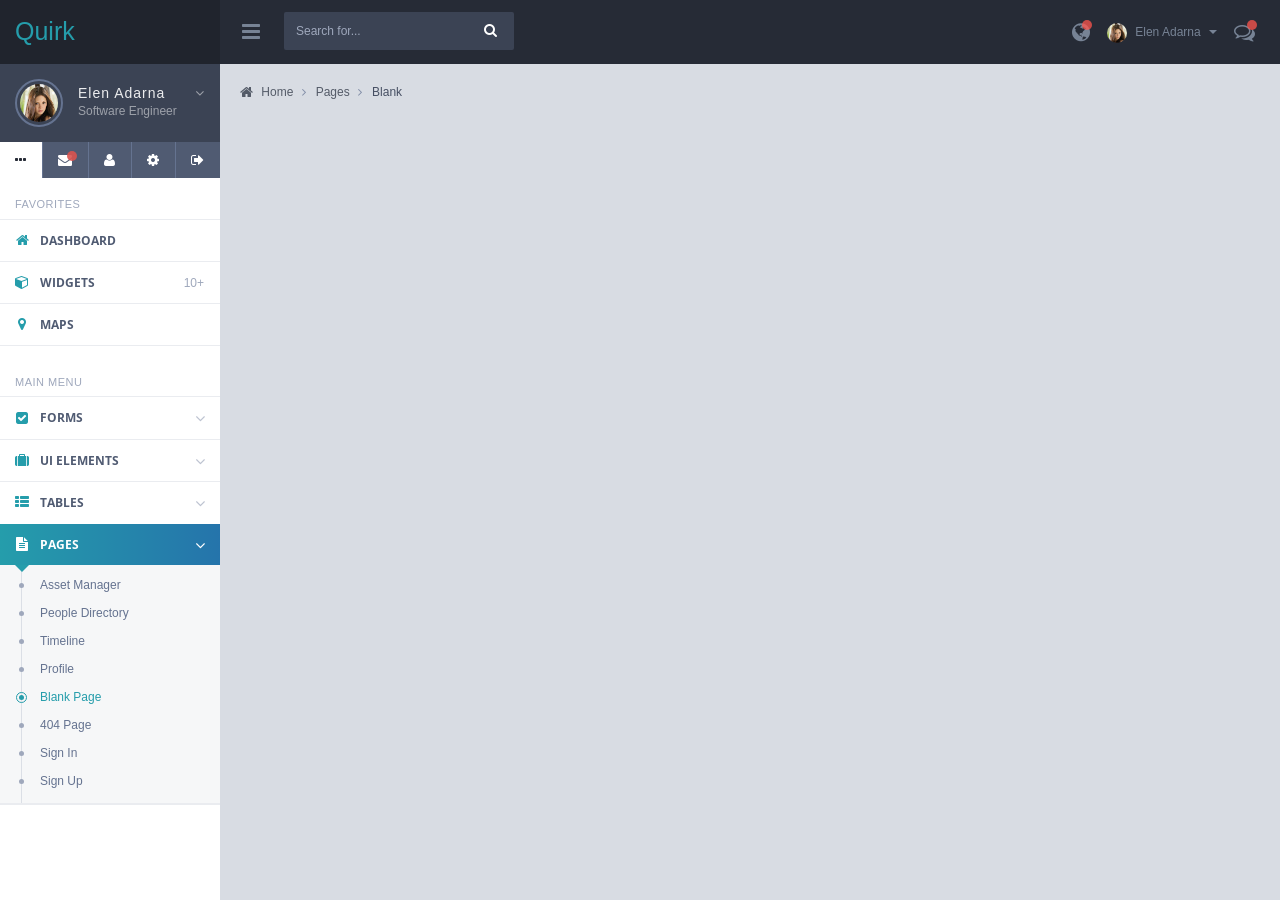
<file: quirk/templates/blank.html>
<!DOCTYPE html>
<html lang="en">
<head>
  <meta charset="utf-8">
  <meta name="viewport" content="width=device-width, initial-scale=1.0, maximum-scale=1.0">
  <meta name="description" content="">
  <meta name="author" content="">
  <!--<link rel="shortcut icon" href="../images/favicon.png" type="image/png">-->

  <title>Quirk Responsive Admin Templates</title>

  <link rel="stylesheet" href="../lib/fontawesome/css/font-awesome.css">
  <link rel="stylesheet" href="../lib/weather-icons/css/weather-icons.css">
  <link rel="stylesheet" href="../lib/jquery-toggles/toggles-full.css">

  <link rel="stylesheet" href="../css/quirk.css">

  <script src="../lib/modernizr/modernizr.js"></script>
  <!-- HTML5 shim and Respond.js IE8 support of HTML5 elements and media queries -->
  <!--[if lt IE 9]>
  <script src="../lib/html5shiv/html5shiv.js"></script>
  <script src="../lib/respond/respond.src.js"></script>
  <![endif]-->
</head>

<body>

  <header>
    <div class="headerpanel">

      <div class="logopanel">
        <h2><a href="index.html">Quirk</a></h2>
      </div><!-- logopanel -->

      <div class="headerbar">

        <a id="menuToggle" class="menutoggle"><i class="fa fa-bars"></i></a>

        <div class="searchpanel">
          <div class="input-group">
            <input type="text" class="form-control" placeholder="Search for...">
            <span class="input-group-btn">
              <button class="btn btn-default" type="button"><i class="fa fa-search"></i></button>
            </span>
          </div><!-- input-group -->
        </div>

        <div class="header-right">
          <ul class="headermenu">
            <li>
              <div id="noticePanel" class="btn-group">
                <button class="btn btn-notice alert-notice" data-toggle="dropdown">
                  <i class="fa fa-globe"></i>
                </button>
                <div id="noticeDropdown" class="dropdown-menu dm-notice pull-right">
                  <div role="tabpanel">
                    <!-- Nav tabs -->
                    <ul class="nav nav-tabs nav-justified" role="tablist">
                      <li class="active"><a data-target="#notification" data-toggle="tab">Notifications (2)</a></li>
                      <li><a data-target="#reminders" data-toggle="tab">Reminders (4)</a></li>
                    </ul>

                    <!-- Tab panes -->
                    <div class="tab-content">
                      <div role="tabpanel" class="tab-pane active" id="notification">
                        <ul class="list-group notice-list">
                          <li class="list-group-item unread">
                            <div class="row">
                              <div class="col-xs-2">
                                <i class="fa fa-envelope"></i>
                              </div>
                              <div class="col-xs-10">
                                <h5><a href="">New message from Weno Carasbong</a></h5>
                                <small>June 20, 2015</small>
                                <span>Soluta nobis est eligendi optio cumque...</span>
                              </div>
                            </div>
                          </li>
                          <li class="list-group-item unread">
                            <div class="row">
                              <div class="col-xs-2">
                                <i class="fa fa-user"></i>
                              </div>
                              <div class="col-xs-10">
                                <h5><a href="">Renov Leonga is now following you!</a></h5>
                                <small>June 18, 2015</small>
                              </div>
                            </div>
                          </li>
                          <li class="list-group-item">
                            <div class="row">
                              <div class="col-xs-2">
                                <i class="fa fa-user"></i>
                              </div>
                              <div class="col-xs-10">
                                <h5><a href="">Zaham Sindil is now following you!</a></h5>
                                <small>June 17, 2015</small>
                              </div>
                            </div>
                          </li>
                          <li class="list-group-item">
                            <div class="row">
                              <div class="col-xs-2">
                                <i class="fa fa-thumbs-up"></i>
                              </div>
                              <div class="col-xs-10">
                                <h5><a href="">Rey Reslaba likes your post!</a></h5>
                                <small>June 16, 2015</small>
                                <span>HTML5 For Beginners Chapter 1</span>
                              </div>
                            </div>
                          </li>
                          <li class="list-group-item">
                            <div class="row">
                              <div class="col-xs-2">
                                <i class="fa fa-comment"></i>
                              </div>
                              <div class="col-xs-10">
                                <h5><a href="">Socrates commented on your post!</a></h5>
                                <small>June 16, 2015</small>
                                <span>Temporibus autem et aut officiis debitis...</span>
                              </div>
                            </div>
                          </li>
                        </ul>
                        <a class="btn-more" href="">View More Notifications <i class="fa fa-long-arrow-right"></i></a>
                      </div><!-- tab-pane -->

                      <div role="tabpanel" class="tab-pane" id="reminders">
                        <h1 id="todayDay" class="today-day">...</h1>
                        <h3 id="todayDate" class="today-date">...</h3>

                        <h5 class="today-weather"><i class="wi wi-hail"></i> Cloudy 77 Degree</h5>
                        <p>Thunderstorm in the area this afternoon through this evening</p>

                        <h4 class="panel-title">Upcoming Events</h4>
                        <ul class="list-group">
                          <li class="list-group-item">
                            <div class="row">
                              <div class="col-xs-2">
                                <h4>20</h4>
                                <p>Aug</p>
                              </div>
                              <div class="col-xs-10">
                                <h5><a href="">HTML5/CSS3 Live! United States</a></h5>
                                <small>San Francisco, CA</small>
                              </div>
                            </div>
                          </li>
                          <li class="list-group-item">
                            <div class="row">
                              <div class="col-xs-2">
                                <h4>05</h4>
                                <p>Sep</p>
                              </div>
                              <div class="col-xs-10">
                                <h5><a href="">Web Technology Summit</a></h5>
                                <small>Sydney, Australia</small>
                              </div>
                            </div>
                          </li>
                          <li class="list-group-item">
                            <div class="row">
                              <div class="col-xs-2">
                                <h4>25</h4>
                                <p>Sep</p>
                              </div>
                              <div class="col-xs-10">
                                <h5><a href="">HTML5 Developer Conference 2015</a></h5>
                                <small>Los Angeles CA United States</small>
                              </div>
                            </div>
                          </li>
                          <li class="list-group-item">
                            <div class="row">
                              <div class="col-xs-2">
                                <h4>10</h4>
                                <p>Oct</p>
                              </div>
                              <div class="col-xs-10">
                                <h5><a href="">AngularJS Conference 2015</a></h5>
                                <small>Silicon Valley CA, United States</small>
                              </div>
                            </div>
                          </li>
                        </ul>
                        <a class="btn-more" href="">View More Events <i class="fa fa-long-arrow-right"></i></a>
                      </div>
                    </div>
                  </div>
                </div>
              </div>
            </li>
            <li>
              <div class="btn-group">
                <button type="button" class="btn btn-logged" data-toggle="dropdown">
                  <img src="../images/photos/loggeduser.png" alt="" />
                  Elen Adarna
                  <span class="caret"></span>
                </button>
                <ul class="dropdown-menu pull-right">
                  <li><a href="profile.html"><i class="glyphicon glyphicon-user"></i> My Profile</a></li>
                  <li><a href="#"><i class="glyphicon glyphicon-cog"></i> Account Settings</a></li>
                  <li><a href="#"><i class="glyphicon glyphicon-question-sign"></i> Help</a></li>
                  <li><a href="signin.html"><i class="glyphicon glyphicon-log-out"></i> Log Out</a></li>
                </ul>
              </div>
            </li>
            <li>
              <button id="chatview" class="btn btn-chat alert-notice">
                <span class="badge-alert"></span>
                <i class="fa fa-comments-o"></i>
              </button>
            </li>
          </ul>
        </div><!-- header-right -->
      </div><!-- headerbar -->
    </div><!-- header-->
  </header>

  <section>

    <div class="leftpanel">
      <div class="leftpanelinner">

        <!-- ################## LEFT PANEL PROFILE ################## -->

        <div class="media leftpanel-profile">
          <div class="media-left">
            <a href="#">
              <img src="../images/photos/loggeduser.png" alt="" class="media-object img-circle">
            </a>
          </div>
          <div class="media-body">
            <h4 class="media-heading">Elen Adarna <a data-toggle="collapse" data-target="#loguserinfo" class="pull-right"><i class="fa fa-angle-down"></i></a></h4>
            <span>Software Engineer</span>
          </div>
        </div><!-- leftpanel-profile -->

        <div class="leftpanel-userinfo collapse" id="loguserinfo">
          <h5 class="sidebar-title">Address</h5>
          <address>
            4975 Cambridge Road
            Miami Gardens, FL 33056
          </address>
          <h5 class="sidebar-title">Contact</h5>
          <ul class="list-group">
            <li class="list-group-item">
              <label class="pull-left">Email</label>
              <span class="pull-right">me@themepixels.com</span>
            </li>
            <li class="list-group-item">
              <label class="pull-left">Home</label>
              <span class="pull-right">(032) 1234 567</span>
            </li>
            <li class="list-group-item">
              <label class="pull-left">Mobile</label>
              <span class="pull-right">+63012 3456 789</span>
            </li>
            <li class="list-group-item">
              <label class="pull-left">Social</label>
              <div class="social-icons pull-right">
                <a href="#"><i class="fa fa-facebook-official"></i></a>
                <a href="#"><i class="fa fa-twitter"></i></a>
                <a href="#"><i class="fa fa-pinterest"></i></a>
              </div>
            </li>
          </ul>
        </div><!-- leftpanel-userinfo -->

        <ul class="nav nav-tabs nav-justified nav-sidebar">
          <li class="tooltips active" data-toggle="tooltip" title="Main Menu"><a data-toggle="tab" data-target="#mainmenu"><i class="tooltips fa fa-ellipsis-h"></i></a></li>
          <li class="tooltips unread" data-toggle="tooltip" title="Check Mail"><a data-toggle="tab" data-target="#emailmenu"><i class="tooltips fa fa-envelope"></i></a></li>
          <li class="tooltips" data-toggle="tooltip" title="Contacts"><a data-toggle="tab" data-target="#contactmenu"><i class="fa fa-user"></i></a></li>
          <li class="tooltips" data-toggle="tooltip" title="Settings"><a data-toggle="tab" data-target="#settings"><i class="fa fa-cog"></i></a></li>
          <li class="tooltips" data-toggle="tooltip" title="Log Out"><a href="signin.html"><i class="fa fa-sign-out"></i></a></li>
        </ul>

        <div class="tab-content">

          <!-- ################# MAIN MENU ################### -->

          <div class="tab-pane active" id="mainmenu">
            <h5 class="sidebar-title">Favorites</h5>
            <ul class="nav nav-pills nav-stacked nav-quirk">
              <li><a href="index.html"><i class="fa fa-home"></i> <span>Dashboard</span></a></li>
              <li><a href="widgets.html"><span class="badge pull-right">10+</span><i class="fa fa-cube"></i> <span>Widgets</span></a></li>
              <li><a href="maps.html"><i class="fa fa-map-marker"></i> <span>Maps</span></a></li>
            </ul>

            <h5 class="sidebar-title">Main Menu</h5>
            <ul class="nav nav-pills nav-stacked nav-quirk">
              <li class="nav-parent">
                <a href=""><i class="fa fa-check-square"></i> <span>Forms</span></a>
                <ul class="children">
                  <li><a href="general-forms.html">Form Elements</a></li>
                  <li><a href="form-validation.html">Form Validation</a></li>
                  <li><a href="form-wizards.html">Form Wizards</a></li>
                  <li><a href="wysiwyg.html">Text Editor</a></li>
                </ul>
              </li>
              <li class="nav-parent"><a href=""><i class="fa fa-suitcase"></i> <span>UI Elements</span></a>
                <ul class="children">
                  <li><a href="buttons.html">Buttons</a></li>
                  <li><a href="icons.html">Icons</a></li>
                  <li><a href="typography.html">Typography</a></li>
                  <li><a href="alerts.html">Alerts &amp; Notifications</a></li>
                  <li><a href="tabs-accordions.html">Tabs &amp; Accordions</a></li>
                  <li><a href="sliders.html">Sliders</a></li>
                  <li><a href="graphs.html">Graphs &amp; Charts</a></li>
                  <li><a href="panels.html">Panels</a></li>
                  <li><a href="extras.html">Extras</a></li>
                </ul>
              </li>
              <li class="nav-parent"><a href=""><i class="fa fa-th-list"></i> <span>Tables</span></a>
                <ul class="children">
                  <li><a href="basic-tables.html">Basic Tables</a></li>
                  <li><a href="data-tables.html">Data Tables</a></li>
                </ul>
              </li>
              <li class="nav-parent active"><a href=""><i class="fa fa-file-text"></i> <span>Pages</span></a>
                <ul class="children">
                  <li><a href="asset-manager.html">Asset Manager</a></li>
                  <li><a href="people-directory.html">People Directory</a></li>
                  <li><a href="timeline.html">Timeline</a></li>
                  <li><a href="profile.html">Profile</a></li>
                  <li class="active"><a href="blank.html">Blank Page</a></li>
                  <li><a href="notfound.html">404 Page</a></li>
                  <li><a href="signin.html">Sign In</a></li>
                  <li><a href="signup.html">Sign Up</a></li>
                </ul>
              </li>
            </ul>
          </div><!-- tab-pane -->

          <!-- ######################## EMAIL MENU ##################### -->

          <div class="tab-pane" id="emailmenu">
            <div class="sidebar-btn-wrapper">
              <a href="compose.html" class="btn btn-danger btn-block">Compose</a>
            </div>

            <h5 class="sidebar-title">Mailboxes</h5>
            <ul class="nav nav-pills nav-stacked nav-quirk nav-mail">
              <li><a href="email.html"><i class="fa fa-inbox"></i> <span>Inbox (3)</span></a></li>
              <li><a href="email.html"><i class="fa fa-pencil"></i> <span>Draft (2)</span></a></li>
              <li><a href="email.html"><i class="fa fa-paper-plane"></i> <span>Sent</span></a></li>
            </ul>

            <h5 class="sidebar-title">Tags</h5>
            <ul class="nav nav-pills nav-stacked nav-quirk nav-label">
              <li><a href="#"><i class="fa fa-tags primary"></i> <span>Communication</span></a></li>
              <li><a href="#"><i class="fa fa-tags success"></i> <span>Updates</span></a></li>
              <li><a href="#"><i class="fa fa-tags warning"></i> <span>Promotions</span></a></li>
              <li><a href="#"><i class="fa fa-tags danger"></i> <span>Social</span></a></li>
            </ul>
          </div><!-- tab-pane -->

          <!-- ################### CONTACT LIST ################### -->

          <div class="tab-pane" id="contactmenu">
            <div class="input-group input-search-contact">
              <input type="text" class="form-control" placeholder="Search contact">
              <span class="input-group-btn">
                <button class="btn btn-default" type="button"><i class="fa fa-search"></i></button>
              </span>
            </div>
            <h5 class="sidebar-title">My Contacts</h5>
            <ul class="media-list media-list-contacts">
              <li class="media">
                <a href="#">
                  <div class="media-left">
                    <img class="media-object img-circle" src="../images/photos/user1.png" alt="">
                  </div>
                  <div class="media-body">
                    <h4 class="media-heading">Christina R. Hill</h4>
                    <span><i class="fa fa-phone"></i> 386-752-1860</span>
                  </div>
                </a>
              </li>
              <li class="media">
                <a href="#">
                  <div class="media-left">
                    <img class="media-object img-circle" src="../images/photos/user2.png" alt="">
                  </div>
                  <div class="media-body">
                    <h4 class="media-heading">Floyd M. Romero</h4>
                    <span><i class="fa fa-mobile"></i> +1614-650-8281</span>
                  </div>
                </a>
              </li>
              <li class="media">
                <a href="#">
                  <div class="media-left">
                    <img class="media-object img-circle" src="../images/photos/user3.png" alt="">
                  </div>
                  <div class="media-body">
                    <h4 class="media-heading">Jennie S. Gray</h4>
                    <span><i class="fa fa-phone"></i> 310-757-8444</span>
                  </div>
                </a>
              </li>
              <li class="media">
                <a href="#">
                  <div class="media-left">
                    <img class="media-object img-circle" src="../images/photos/user4.png" alt="">
                  </div>
                  <div class="media-body">
                    <h4 class="media-heading">Alia J. Locher</h4>
                    <span><i class="fa fa-mobile"></i> +1517-386-0059</span>
                  </div>
                </a>
              </li>
              <li class="media">
                <a href="#">
                  <div class="media-left">
                    <img class="media-object img-circle" src="../images/photos/user5.png" alt="">
                  </div>
                  <div class="media-body">
                    <h4 class="media-heading">Nicholas T. Hinkle</h4>
                    <span><i class="fa fa-skype"></i> nicholas.hinkle</span>
                  </div>
                </a>
              </li>
              <li class="media">
                <a href="#">
                  <div class="media-left">
                    <img class="media-object img-circle" src="../images/photos/user6.png" alt="">
                  </div>
                  <div class="media-body">
                    <h4 class="media-heading">Jamie W. Bradford</h4>
                    <span><i class="fa fa-phone"></i> 225-270-2425</span>
                  </div>
                </a>
              </li>
              <li class="media">
                <a href="#">
                  <div class="media-left">
                    <img class="media-object img-circle" src="../images/photos/user7.png" alt="">
                  </div>
                  <div class="media-body">
                    <h4 class="media-heading">Pamela J. Stump</h4>
                    <span><i class="fa fa-mobile"></i> +1773-879-2491</span>
                  </div>
                </a>
              </li>
              <li class="media">
                <a href="#">
                  <div class="media-left">
                    <img class="media-object img-circle" src="../images/photos/user8.png" alt="">
                  </div>
                  <div class="media-body">
                    <h4 class="media-heading">Refugio C. Burgess</h4>
                    <span><i class="fa fa-mobile"></i> +1660-627-7184</span>
                  </div>
                </a>
              </li>
              <li class="media">
                <a href="#">
                  <div class="media-left">
                    <img class="media-object img-circle" src="../images/photos/user9.png" alt="">
                  </div>
                  <div class="media-body">
                    <h4 class="media-heading">Ashley T. Brewington</h4>
                    <span><i class="fa fa-skype"></i> ashley.brewington</span>
                  </div>
                </a>
              </li>
              <li class="media">
                <a href="#">
                  <div class="media-left">
                    <img class="media-object img-circle" src="../images/photos/user10.png" alt="">
                  </div>
                  <div class="media-body">
                    <h4 class="media-heading">Roberta F. Horn</h4>
                    <span><i class="fa fa-phone"></i> 716-630-0132</span>
                  </div>
                </a>
              </li>
            </ul>
          </div><!-- tab-pane -->

          <!-- #################### SETTINGS ################### -->

          <div class="tab-pane" id="settings">
            <h5 class="sidebar-title">General Settings</h5>
            <ul class="list-group list-group-settings">
              <li class="list-group-item">
                <h5>Daily Newsletter</h5>
                <small>Get notified when someone else is trying to access your account.</small>
                <div class="toggle-wrapper">
                  <div class="leftpanel-toggle toggle-light success"></div>
                </div>
              </li>
              <li class="list-group-item">
                <h5>Call Phones</h5>
                <small>Make calls to friends and family right from your account.</small>
                <div class="toggle-wrapper">
                  <div class="leftpanel-toggle-off toggle-light success"></div>
                </div>
              </li>
            </ul>
            <h5 class="sidebar-title">Security Settings</h5>
            <ul class="list-group list-group-settings">
              <li class="list-group-item">
                <h5>Login Notifications</h5>
                <small>Get notified when someone else is trying to access your account.</small>
                <div class="toggle-wrapper">
                  <div class="leftpanel-toggle toggle-light success"></div>
                </div>
              </li>
              <li class="list-group-item">
                <h5>Phone Approvals</h5>
                <small>Use your phone when login as an extra layer of security.</small>
                <div class="toggle-wrapper">
                  <div class="leftpanel-toggle toggle-light success"></div>
                </div>
              </li>
            </ul>
          </div><!-- tab-pane -->


        </div><!-- tab-content -->

      </div><!-- leftpanelinner -->
    </div><!-- leftpanel -->

    <div class="mainpanel">

      <div class="contentpanel">

        <ol class="breadcrumb breadcrumb-quirk">
          <li><a href="index.html"><i class="fa fa-home mr5"></i> Home</a></li>
          <li><a href="buttons.html">Pages</a></li>
          <li class="active">Blank</li>
        </ol>

        <!-- content goes here... -->

      </div><!-- contentpanel -->
    </div><!-- mainpanel -->
</section>

<script src="../lib/jquery/jquery.js"></script>
<script src="../lib/jquery-ui/jquery-ui.js"></script>
<script src="../lib/bootstrap/js/bootstrap.js"></script>
<script src="../lib/jquery-toggles/toggles.js"></script>

<script src="../js/quirk.js"></script>

</body>
</html>
</file>
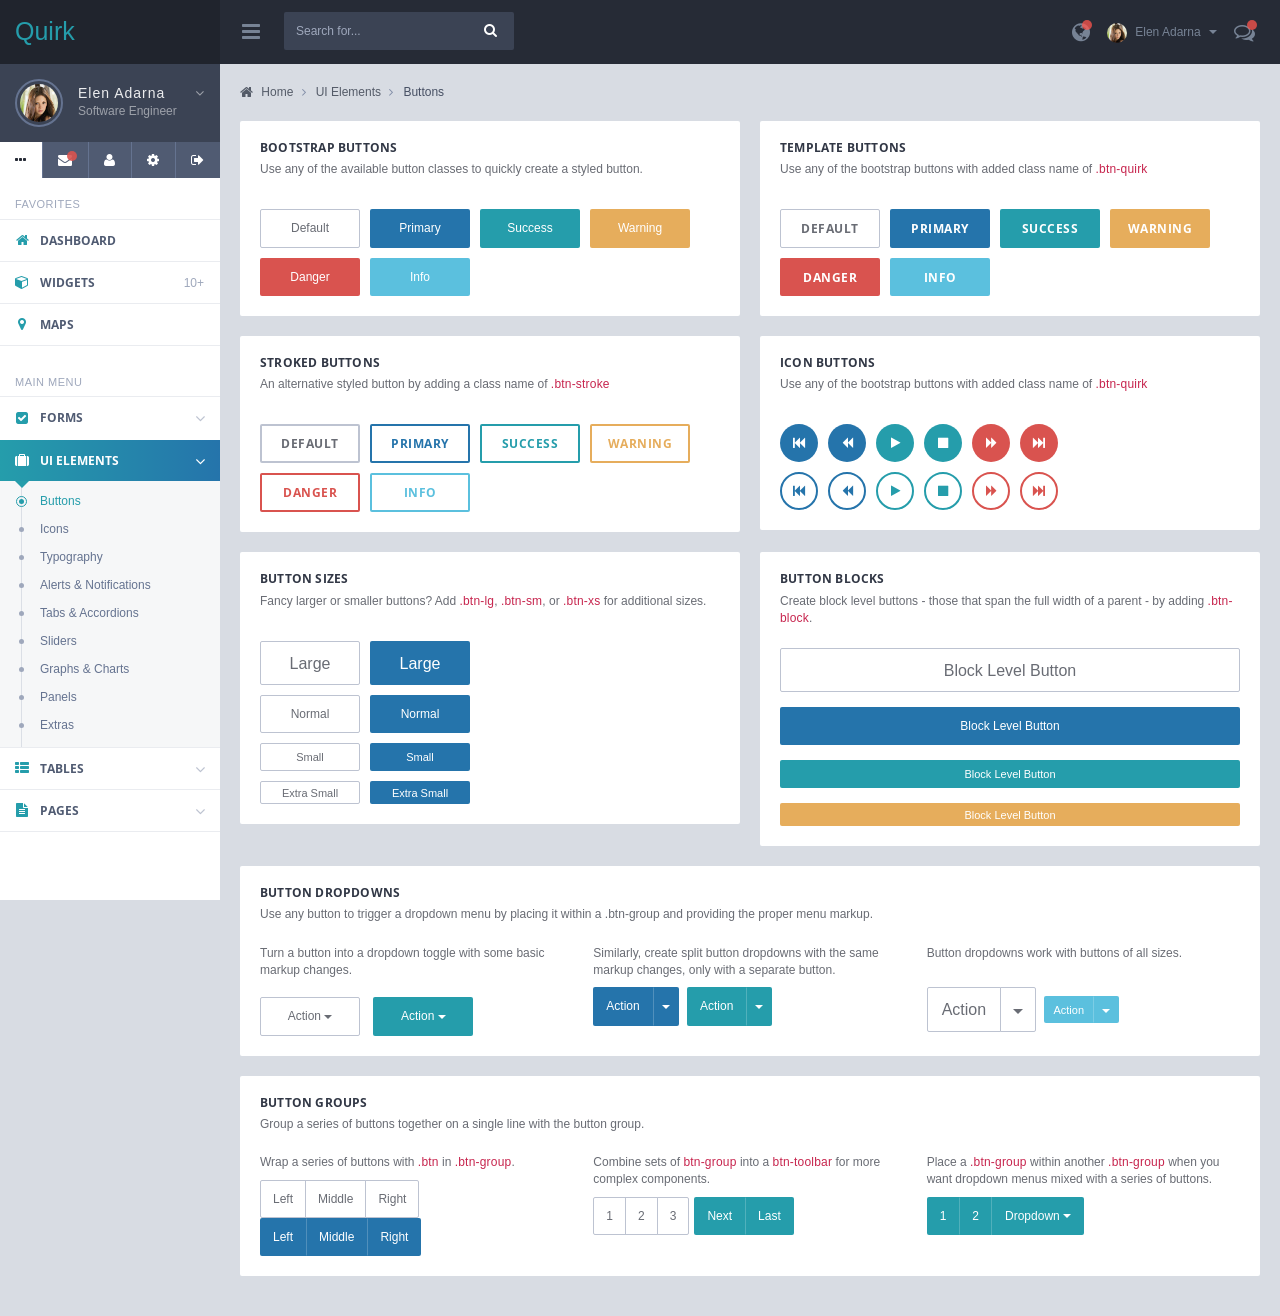
<file: quirk/templates/buttons.html>
<!DOCTYPE html>
<html lang="en">
<head>
  <meta charset="utf-8">
  <meta name="viewport" content="width=device-width, initial-scale=1.0, maximum-scale=1.0">
  <meta name="description" content="">
  <meta name="author" content="">
  <!--<link rel="shortcut icon" href="../images/favicon.png" type="image/png">-->

  <title>Quirk Responsive Admin Templates</title>

  <link rel="stylesheet" href="../lib/fontawesome/css/font-awesome.css">
  <link rel="stylesheet" href="../lib/weather-icons/css/weather-icons.css">
  <link rel="stylesheet" href="../lib/jquery-toggles/toggles-full.css">

  <link rel="stylesheet" href="../css/quirk.css">

  <script src="../lib/modernizr/modernizr.js"></script>
  <!-- HTML5 shim and Respond.js IE8 support of HTML5 elements and media queries -->
  <!--[if lt IE 9]>
  <script src="../lib/html5shiv/html5shiv.js"></script>
  <script src="../lib/respond/respond.src.js"></script>
  <![endif]-->
</head>

<body>

  <header>
    <div class="headerpanel">

      <div class="logopanel">
        <h2><a href="index.html">Quirk</a></h2>
      </div><!-- logopanel -->

      <div class="headerbar">

        <a id="menuToggle" class="menutoggle"><i class="fa fa-bars"></i></a>

        <div class="searchpanel">
          <div class="input-group">
            <input type="text" class="form-control" placeholder="Search for...">
            <span class="input-group-btn">
              <button class="btn btn-default" type="button"><i class="fa fa-search"></i></button>
            </span>
          </div><!-- input-group -->
        </div>

        <div class="header-right">
        <ul class="headermenu">
          <li>
            <div id="noticePanel" class="btn-group">
              <button class="btn btn-notice alert-notice" data-toggle="dropdown">
                <i class="fa fa-globe"></i>
              </button>
              <div id="noticeDropdown" class="dropdown-menu dm-notice pull-right">
                <div role="tabpanel">
                  <!-- Nav tabs -->
                  <ul class="nav nav-tabs nav-justified" role="tablist">
                    <li class="active"><a data-target="#notification" data-toggle="tab">Notifications (2)</a></li>
                    <li><a data-target="#reminders" data-toggle="tab">Reminders (4)</a></li>
                  </ul>

                  <!-- Tab panes -->
                  <div class="tab-content">
                    <div role="tabpanel" class="tab-pane active" id="notification">
                      <ul class="list-group notice-list">
                        <li class="list-group-item unread">
                          <div class="row">
                            <div class="col-xs-2">
                              <i class="fa fa-envelope"></i>
                            </div>
                            <div class="col-xs-10">
                              <h5><a href="">New message from Weno Carasbong</a></h5>
                              <small>June 20, 2015</small>
                              <span>Soluta nobis est eligendi optio cumque...</span>
                            </div>
                          </div>
                        </li>
                        <li class="list-group-item unread">
                          <div class="row">
                            <div class="col-xs-2">
                              <i class="fa fa-user"></i>
                            </div>
                            <div class="col-xs-10">
                              <h5><a href="">Renov Leonga is now following you!</a></h5>
                              <small>June 18, 2015</small>
                            </div>
                          </div>
                        </li>
                        <li class="list-group-item">
                          <div class="row">
                            <div class="col-xs-2">
                              <i class="fa fa-user"></i>
                            </div>
                            <div class="col-xs-10">
                              <h5><a href="">Zaham Sindil is now following you!</a></h5>
                              <small>June 17, 2015</small>
                            </div>
                          </div>
                        </li>
                        <li class="list-group-item">
                          <div class="row">
                            <div class="col-xs-2">
                              <i class="fa fa-thumbs-up"></i>
                            </div>
                            <div class="col-xs-10">
                              <h5><a href="">Rey Reslaba likes your post!</a></h5>
                              <small>June 16, 2015</small>
                              <span>HTML5 For Beginners Chapter 1</span>
                            </div>
                          </div>
                        </li>
                        <li class="list-group-item">
                          <div class="row">
                            <div class="col-xs-2">
                              <i class="fa fa-comment"></i>
                            </div>
                            <div class="col-xs-10">
                              <h5><a href="">Socrates commented on your post!</a></h5>
                              <small>June 16, 2015</small>
                              <span>Temporibus autem et aut officiis debitis...</span>
                            </div>
                          </div>
                        </li>
                      </ul>
                      <a class="btn-more" href="">View More Notifications <i class="fa fa-long-arrow-right"></i></a>
                    </div><!-- tab-pane -->

                    <div role="tabpanel" class="tab-pane" id="reminders">
                      <h1 id="todayDay" class="today-day">...</h1>
                      <h3 id="todayDate" class="today-date">...</h3>

                      <h5 class="today-weather"><i class="wi wi-hail"></i> Cloudy 77 Degree</h5>
                      <p>Thunderstorm in the area this afternoon through this evening</p>

                      <h4 class="panel-title">Upcoming Events</h4>
                      <ul class="list-group">
                        <li class="list-group-item">
                          <div class="row">
                            <div class="col-xs-2">
                              <h4>20</h4>
                              <p>Aug</p>
                            </div>
                            <div class="col-xs-10">
                              <h5><a href="">HTML5/CSS3 Live! United States</a></h5>
                              <small>San Francisco, CA</small>
                            </div>
                          </div>
                        </li>
                        <li class="list-group-item">
                          <div class="row">
                            <div class="col-xs-2">
                              <h4>05</h4>
                              <p>Sep</p>
                            </div>
                            <div class="col-xs-10">
                              <h5><a href="">Web Technology Summit</a></h5>
                              <small>Sydney, Australia</small>
                            </div>
                          </div>
                        </li>
                        <li class="list-group-item">
                          <div class="row">
                            <div class="col-xs-2">
                              <h4>25</h4>
                              <p>Sep</p>
                            </div>
                            <div class="col-xs-10">
                              <h5><a href="">HTML5 Developer Conference 2015</a></h5>
                              <small>Los Angeles CA United States</small>
                            </div>
                          </div>
                        </li>
                        <li class="list-group-item">
                          <div class="row">
                            <div class="col-xs-2">
                              <h4>10</h4>
                              <p>Oct</p>
                            </div>
                            <div class="col-xs-10">
                              <h5><a href="">AngularJS Conference 2015</a></h5>
                              <small>Silicon Valley CA, United States</small>
                            </div>
                          </div>
                        </li>
                      </ul>
                      <a class="btn-more" href="">View More Events <i class="fa fa-long-arrow-right"></i></a>
                    </div>
                  </div>
                </div>
              </div>
            </div>
          </li>
          <li>
            <div class="btn-group">
              <button type="button" class="btn btn-logged" data-toggle="dropdown">
                <img src="../images/photos/loggeduser.png" alt="" />
                Elen Adarna
                <span class="caret"></span>
              </button>
              <ul class="dropdown-menu pull-right">
                <li><a href="profile.html"><i class="glyphicon glyphicon-user"></i> My Profile</a></li>
                <li><a href="#"><i class="glyphicon glyphicon-cog"></i> Account Settings</a></li>
                <li><a href="#"><i class="glyphicon glyphicon-question-sign"></i> Help</a></li>
                <li><a href="signin.html"><i class="glyphicon glyphicon-log-out"></i> Log Out</a></li>
              </ul>
            </div>
          </li>
          <li>
            <button id="chatview" class="btn btn-chat alert-notice">
              <span class="badge-alert"></span>
              <i class="fa fa-comments-o"></i>
            </button>
          </li>
        </ul>
      </div><!-- header-right -->
    </div><!-- headerbar -->
  </div><!-- header-->
</header>

<section>

  <div class="leftpanel">
    <div class="leftpanelinner">

      <!-- ################## LEFT PANEL PROFILE ################## -->

      <div class="media leftpanel-profile">
        <div class="media-left">
          <a href="#">
            <img src="../images/photos/loggeduser.png" alt="" class="media-object img-circle">
          </a>
        </div>
        <div class="media-body">
          <h4 class="media-heading">Elen Adarna <a data-toggle="collapse" data-target="#loguserinfo" class="pull-right"><i class="fa fa-angle-down"></i></a></h4>
          <span>Software Engineer</span>
        </div>
      </div><!-- leftpanel-profile -->

      <div class="leftpanel-userinfo collapse" id="loguserinfo">
        <h5 class="sidebar-title">Address</h5>
        <address>
          4975 Cambridge Road
          Miami Gardens, FL 33056
        </address>
        <h5 class="sidebar-title">Contact</h5>
        <ul class="list-group">
          <li class="list-group-item">
            <label class="pull-left">Email</label>
            <span class="pull-right">me@themepixels.com</span>
          </li>
          <li class="list-group-item">
            <label class="pull-left">Home</label>
            <span class="pull-right">(032) 1234 567</span>
          </li>
          <li class="list-group-item">
            <label class="pull-left">Mobile</label>
            <span class="pull-right">+63012 3456 789</span>
          </li>
          <li class="list-group-item">
            <label class="pull-left">Social</label>
            <div class="social-icons pull-right">
              <a href="#"><i class="fa fa-facebook-official"></i></a>
              <a href="#"><i class="fa fa-twitter"></i></a>
              <a href="#"><i class="fa fa-pinterest"></i></a>
            </div>
          </li>
        </ul>
      </div><!-- leftpanel-userinfo -->

      <ul class="nav nav-tabs nav-justified nav-sidebar">
        <li class="tooltips active" data-toggle="tooltip" title="Main Menu"><a data-toggle="tab" data-target="#mainmenu"><i class="tooltips fa fa-ellipsis-h"></i></a></li>
        <li class="tooltips unread" data-toggle="tooltip" title="Check Mail"><a data-toggle="tab" data-target="#emailmenu"><i class="tooltips fa fa-envelope"></i></a></li>
        <li class="tooltips" data-toggle="tooltip" title="Contacts"><a data-toggle="tab" data-target="#contactmenu"><i class="fa fa-user"></i></a></li>
        <li class="tooltips" data-toggle="tooltip" title="Settings"><a data-toggle="tab" data-target="#settings"><i class="fa fa-cog"></i></a></li>
        <li class="tooltips" data-toggle="tooltip" title="Log Out"><a href="signin.html"><i class="fa fa-sign-out"></i></a></li>
      </ul>

      <div class="tab-content">

        <!-- ################# MAIN MENU ################### -->

        <div class="tab-pane active" id="mainmenu">
          <h5 class="sidebar-title">Favorites</h5>
          <ul class="nav nav-pills nav-stacked nav-quirk">
            <li><a href="index.html"><i class="fa fa-home"></i> <span>Dashboard</span></a></li>
            <li><a href="widgets.html"><span class="badge pull-right">10+</span><i class="fa fa-cube"></i> <span>Widgets</span></a></li>
            <li><a href="maps.html"><i class="fa fa-map-marker"></i> <span>Maps</span></a></li>
          </ul>

          <h5 class="sidebar-title">Main Menu</h5>
          <ul class="nav nav-pills nav-stacked nav-quirk">
            <li class="nav-parent">
              <a href=""><i class="fa fa-check-square"></i> <span>Forms</span></a>
              <ul class="children">
                <li><a href="general-forms.html">Form Elements</a></li>
                <li><a href="form-validation.html">Form Validation</a></li>
                <li><a href="form-wizards.html">Form Wizards</a></li>
                <li><a href="wysiwyg.html">Text Editor</a></li>
              </ul>
            </li>
            <li class="nav-parent active"><a href=""><i class="fa fa-suitcase"></i> <span>UI Elements</span></a>
              <ul class="children">
                <li class="active"><a href="buttons.html">Buttons</a></li>
                <li><a href="icons.html">Icons</a></li>
                <li><a href="typography.html">Typography</a></li>
                <li><a href="alerts.html">Alerts &amp; Notifications</a></li>
                <li><a href="tabs-accordions.html">Tabs &amp; Accordions</a></li>
                <li><a href="sliders.html">Sliders</a></li>
                <li><a href="graphs.html">Graphs &amp; Charts</a></li>
                <li><a href="panels.html">Panels</a></li>
                <li><a href="extras.html">Extras</a></li>
              </ul>
            </li>
            <li class="nav-parent"><a href=""><i class="fa fa-th-list"></i> <span>Tables</span></a>
              <ul class="children">
                <li><a href="basic-tables.html">Basic Tables</a></li>
                <li><a href="data-tables.html">Data Tables</a></li>
              </ul>
            </li>
            <li class="nav-parent"><a href=""><i class="fa fa-file-text"></i> <span>Pages</span></a>
              <ul class="children">
                <li><a href="asset-manager.html">Asset Manager</a></li>
                <li><a href="people-directory.html">People Directory</a></li>
                <li><a href="timeline.html">Timeline</a></li>
                <li><a href="profile.html">Profile</a></li>
                <li><a href="blank.html">Blank Page</a></li>
                <li><a href="notfound.html">404 Page</a></li>
                <li><a href="signin.html">Sign In</a></li>
                <li><a href="signup.html">Sign Up</a></li>
              </ul>
            </li>
          </ul>
        </div><!-- tab-pane -->

        <!-- ######################## EMAIL MENU ##################### -->

        <div class="tab-pane" id="emailmenu">
          <div class="sidebar-btn-wrapper">
            <a href="compose.html" class="btn btn-danger btn-block">Compose</a>
          </div>

          <h5 class="sidebar-title">Mailboxes</h5>
          <ul class="nav nav-pills nav-stacked nav-quirk nav-mail">
            <li><a href="email.html"><i class="fa fa-inbox"></i> <span>Inbox (3)</span></a></li>
            <li><a href="email.html"><i class="fa fa-pencil"></i> <span>Draft (2)</span></a></li>
            <li><a href="email.html"><i class="fa fa-paper-plane"></i> <span>Sent</span></a></li>
          </ul>

          <h5 class="sidebar-title">Tags</h5>
          <ul class="nav nav-pills nav-stacked nav-quirk nav-label">
            <li><a href="#"><i class="fa fa-tags primary"></i> <span>Communication</span></a></li>
            <li><a href="#"><i class="fa fa-tags success"></i> <span>Updates</span></a></li>
            <li><a href="#"><i class="fa fa-tags warning"></i> <span>Promotions</span></a></li>
            <li><a href="#"><i class="fa fa-tags danger"></i> <span>Social</span></a></li>
          </ul>
        </div><!-- tab-pane -->

        <!-- ################### CONTACT LIST ################### -->

        <div class="tab-pane" id="contactmenu">
          <div class="input-group input-search-contact">
            <input type="text" class="form-control" placeholder="Search contact">
            <span class="input-group-btn">
              <button class="btn btn-default" type="button"><i class="fa fa-search"></i></button>
            </span>
          </div>
          <h5 class="sidebar-title">My Contacts</h5>
          <ul class="media-list media-list-contacts">
            <li class="media">
              <a href="#">
                <div class="media-left">
                  <img class="media-object img-circle" src="../images/photos/user1.png" alt="">
                </div>
                <div class="media-body">
                  <h4 class="media-heading">Christina R. Hill</h4>
                  <span><i class="fa fa-phone"></i> 386-752-1860</span>
                </div>
              </a>
            </li>
            <li class="media">
              <a href="#">
                <div class="media-left">
                  <img class="media-object img-circle" src="../images/photos/user2.png" alt="">
                </div>
                <div class="media-body">
                  <h4 class="media-heading">Floyd M. Romero</h4>
                  <span><i class="fa fa-mobile"></i> +1614-650-8281</span>
                </div>
              </a>
            </li>
            <li class="media">
              <a href="#">
                <div class="media-left">
                  <img class="media-object img-circle" src="../images/photos/user3.png" alt="">
                </div>
                <div class="media-body">
                  <h4 class="media-heading">Jennie S. Gray</h4>
                  <span><i class="fa fa-phone"></i> 310-757-8444</span>
                </div>
              </a>
            </li>
            <li class="media">
              <a href="#">
                <div class="media-left">
                  <img class="media-object img-circle" src="../images/photos/user4.png" alt="">
                </div>
                <div class="media-body">
                  <h4 class="media-heading">Alia J. Locher</h4>
                  <span><i class="fa fa-mobile"></i> +1517-386-0059</span>
                </div>
              </a>
            </li>
            <li class="media">
              <a href="#">
                <div class="media-left">
                  <img class="media-object img-circle" src="../images/photos/user5.png" alt="">
                </div>
                <div class="media-body">
                  <h4 class="media-heading">Nicholas T. Hinkle</h4>
                  <span><i class="fa fa-skype"></i> nicholas.hinkle</span>
                </div>
              </a>
            </li>
            <li class="media">
              <a href="#">
                <div class="media-left">
                  <img class="media-object img-circle" src="../images/photos/user6.png" alt="">
                </div>
                <div class="media-body">
                  <h4 class="media-heading">Jamie W. Bradford</h4>
                  <span><i class="fa fa-phone"></i> 225-270-2425</span>
                </div>
              </a>
            </li>
            <li class="media">
              <a href="#">
                <div class="media-left">
                  <img class="media-object img-circle" src="../images/photos/user7.png" alt="">
                </div>
                <div class="media-body">
                  <h4 class="media-heading">Pamela J. Stump</h4>
                  <span><i class="fa fa-mobile"></i> +1773-879-2491</span>
                </div>
              </a>
            </li>
            <li class="media">
              <a href="#">
                <div class="media-left">
                  <img class="media-object img-circle" src="../images/photos/user8.png" alt="">
                </div>
                <div class="media-body">
                  <h4 class="media-heading">Refugio C. Burgess</h4>
                  <span><i class="fa fa-mobile"></i> +1660-627-7184</span>
                </div>
              </a>
            </li>
            <li class="media">
              <a href="#">
                <div class="media-left">
                  <img class="media-object img-circle" src="../images/photos/user9.png" alt="">
                </div>
                <div class="media-body">
                  <h4 class="media-heading">Ashley T. Brewington</h4>
                  <span><i class="fa fa-skype"></i> ashley.brewington</span>
                </div>
              </a>
            </li>
            <li class="media">
              <a href="#">
                <div class="media-left">
                  <img class="media-object img-circle" src="../images/photos/user10.png" alt="">
                </div>
                <div class="media-body">
                  <h4 class="media-heading">Roberta F. Horn</h4>
                  <span><i class="fa fa-phone"></i> 716-630-0132</span>
                </div>
              </a>
            </li>
          </ul>
        </div><!-- tab-pane -->

        <!-- #################### SETTINGS ################### -->

        <div class="tab-pane" id="settings">
          <h5 class="sidebar-title">General Settings</h5>
          <ul class="list-group list-group-settings">
            <li class="list-group-item">
              <h5>Daily Newsletter</h5>
              <small>Get notified when someone else is trying to access your account.</small>
              <div class="toggle-wrapper">
                <div class="leftpanel-toggle toggle-light success"></div>
              </div>
            </li>
            <li class="list-group-item">
              <h5>Call Phones</h5>
              <small>Make calls to friends and family right from your account.</small>
              <div class="toggle-wrapper">
                <div class="leftpanel-toggle-off toggle-light success"></div>
              </div>
            </li>
          </ul>
          <h5 class="sidebar-title">Security Settings</h5>
          <ul class="list-group list-group-settings">
            <li class="list-group-item">
              <h5>Login Notifications</h5>
              <small>Get notified when someone else is trying to access your account.</small>
              <div class="toggle-wrapper">
                <div class="leftpanel-toggle toggle-light success"></div>
              </div>
            </li>
            <li class="list-group-item">
              <h5>Phone Approvals</h5>
              <small>Use your phone when login as an extra layer of security.</small>
              <div class="toggle-wrapper">
                <div class="leftpanel-toggle toggle-light success"></div>
              </div>
            </li>
          </ul>
        </div><!-- tab-pane -->


      </div><!-- tab-content -->

    </div><!-- leftpanelinner -->
  </div><!-- leftpanel -->

  <div class="mainpanel">

    <div class="contentpanel">

      <ol class="breadcrumb breadcrumb-quirk">
        <li><a href="index.html"><i class="fa fa-home mr5"></i> Home</a></li>
        <li><a href="buttons.html">UI Elements</a></li>
        <li class="active">Buttons</li>
      </ol>

      <div class="row">
        <div class="col-sm-6">
          <div class="panel">
            <div class="panel-heading">
              <h4 class="panel-title">Bootstrap Buttons</h4>
              <p>Use any of the available button classes to quickly create a styled button.</p>
            </div>
            <div class="panel-body paddingtop10">
              <div class="btn-demo">
                <button class="btn btn-default">Default</button>
                <button class="btn btn-primary">Primary</button>
                <button class="btn btn-success">Success</button>
                <button class="btn btn-warning">Warning</button>
                <button class="btn btn-danger">Danger</button>
                <button class="btn btn-info">Info</button>
              </div>
            </div>
          </div><!-- panel -->
        </div>

        <div class="col-sm-6">
          <div class="panel">
            <div class="panel-heading">
              <h4 class="panel-title">Template Buttons</h4>
              <p>Use any of the bootstrap buttons with added class name of <code>.btn-quirk</code></p>
            </div>
            <div class="panel-body paddingtop10">
              <div class="btn-demo">
                <button class="btn btn-default btn-quirk">Default</button>
                <button class="btn btn-primary btn-quirk">Primary</button>
                <button class="btn btn-success btn-quirk">Success</button>
                <button class="btn btn-warning btn-quirk">Warning</button>
                <button class="btn btn-danger btn-quirk">Danger</button>
                <button class="btn btn-info btn-quirk">Info</button>
              </div>
            </div>
          </div><!-- panel -->
        </div>
      </div><!-- row -->

      <div class="row">
        <div class="col-sm-6">
          <div class="panel">
            <div class="panel-heading">
              <h4 class="panel-title">Stroked Buttons</h4>
              <p>An alternative styled button by adding a class name of <code>.btn-stroke</code></p>
            </div>
            <div class="panel-body paddingtop10">
              <div class="btn-demo">
                <button class="btn btn-default btn-quirk btn-stroke">Default</button>
                <button class="btn btn-primary btn-quirk btn-stroke">Primary</button>
                <button class="btn btn-success btn-quirk btn-stroke">Success</button>
                <button class="btn btn-warning btn-quirk btn-stroke">Warning</button>
                <button class="btn btn-danger btn-quirk btn-stroke">Danger</button>
                <button class="btn btn-info btn-quirk btn-stroke">Info</button>
              </div>
            </div>
          </div><!-- panel -->
        </div>

        <div class="col-sm-6">
          <div class="panel">
            <div class="panel-heading">
              <h4 class="panel-title">Icon Buttons</h4>
              <p>Use any of the bootstrap buttons with added class name of <code>.btn-quirk</code></p>
            </div>
            <div class="panel-body paddingtop10">
              <div class="btn-demo">
                <button class="btn btn-primary btn-icon"><i class="fa fa-fast-backward"></i></button>
                <button class="btn btn-primary btn-icon"><i class="fa fa-backward"></i></button>
                <button class="btn btn-success btn-icon"><i class="fa fa-play"></i></button>
                <button class="btn btn-success btn-icon"><i class="fa fa-stop"></i></button>
                <button class="btn btn-danger btn-icon"><i class="fa fa-forward"></i></button>
                <button class="btn btn-danger btn-icon"><i class="fa fa-fast-forward"></i></button>
              </div>
              <div class="btn-demo">
                <button class="btn btn-primary btn-stroke btn-icon"><i class="fa fa-fast-backward"></i></button>
                <button class="btn btn-primary btn-stroke btn-icon"><i class="fa fa-backward"></i></button>
                <button class="btn btn-success btn-stroke btn-icon"><i class="fa fa-play"></i></button>
                <button class="btn btn-success btn-stroke btn-icon"><i class="fa fa-stop"></i></button>
                <button class="btn btn-danger btn-stroke btn-icon"><i class="fa fa-forward"></i></button>
                <button class="btn btn-danger btn-stroke btn-icon"><i class="fa fa-fast-forward"></i></button>
              </div>
            </div>
          </div><!-- panel -->
        </div>
      </div><!-- row -->

      <div class="row">
        <div class="col-md-6">
          <div class="panel">
            <div class="panel-heading">
              <h4 class="panel-title">Button Sizes</h4>
              <p>Fancy larger or smaller buttons? Add <code>.btn-lg</code>, <code>.btn-sm</code>, or <code>.btn-xs</code> for additional sizes.</p>
            </div>
            <div class="panel-body paddingtop10">
              <div class="btn-demo">
                <button class="btn btn-default btn-lg">Large</button>&nbsp;
                <button class="btn btn-primary btn-lg">Large</button>
              </div>
              <div class="btn-demo">
                <button class="btn btn-default">Normal</button>&nbsp;
                <button class="btn btn-primary">Normal</button>
              </div>
              <div class="btn-demo">
                <button class="btn btn-default btn-sm">Small</button>&nbsp;
                <button class="btn btn-primary btn-sm">Small</button>
              </div>
              <div class="btn-demo">
                <button class="btn btn-default btn-xs">Extra Small</button>&nbsp;
                <button class="btn btn-primary btn-xs">Extra Small</button>
              </div>

            </div><!-- panel-body -->
          </div><!-- panel -->
        </div><!-- col-md-4 -->

        <div class="col-md-6">
          <div class="panel">
            <div class="panel-heading">
              <h4 class="panel-title">Button Blocks</h4>
              <p>Create block level buttons - those that span the full width of a parent - by adding <code>.btn-block</code>.</p>
            </div>
            <div class="panel-body">
              <p><button class="btn btn-default btn-lg btn-block">Block Level Button</button></p>
              <p><button class="btn btn-primary btn-block">Block Level Button</button></p>
              <p><button class="btn btn-success btn-sm btn-block">Block Level Button</button></p>
              <p class="nomargin"><button class="btn btn-warning btn-xs btn-block">Block Level Button</button></p>
            </div><!-- panel-body -->
          </div><!-- panel -->
        </div><!-- col-md-4 -->
      </div><!-- row -->

      <div class="panel">
        <div class="panel-heading">
          <h4 class="panel-title">Button Dropdowns</h4>
          <p>Use any button to trigger a dropdown menu by placing it within a .btn-group and providing the proper menu markup.</p>
        </div><!-- panel-heading -->
        <div class="panel-body">
          <div class="row">
            <div class="col-md-4">
              <p>Turn a button into a dropdown toggle with some basic markup changes.</p>
              <div class="btn-demo">
                <div class="btn-group">
                  <button type="button" class="btn btn-default dropdown-toggle" data-toggle="dropdown">
                    Action <span class="caret"></span>
                  </button>
                  <ul class="dropdown-menu" role="menu">
                    <li><a href="#">Action</a></li>
                    <li><a href="#">Another action</a></li>
                    <li><a href="#">Something else here</a></li>
                    <li class="divider"></li>
                    <li><a href="#">Separated link</a></li>
                  </ul>
                </div><!-- btn-group -->

                <div class="btn-group">
                  <button type="button" class="btn btn-success dropdown-toggle" data-toggle="dropdown">
                    Action <span class="caret"></span>
                  </button>
                  <ul class="dropdown-menu" role="menu">
                    <li><a href="#">Action</a></li>
                    <li><a href="#">Another action</a></li>
                    <li><a href="#">Something else here</a></li>
                    <li class="divider"></li>
                    <li><a href="#">Separated link</a></li>
                  </ul>
                </div><!-- btn-group -->
              </div><!-- btn-demo -->

            </div><!-- col-md-4 -->
            <div class="col-md-4">
              <p>Similarly, create split button dropdowns with the same markup changes, only with a separate button.</p>

              <div class="btn-group mr5">
                <button type="button" class="btn btn-primary">Action</button>
                <button type="button" class="btn btn-primary dropdown-toggle" data-toggle="dropdown">
                  <span class="caret"></span>
                  <span class="sr-only">Toggle Dropdown</span>
                </button>
                <ul class="dropdown-menu" role="menu">
                  <li><a href="#">Action</a></li>
                  <li><a href="#">Another action</a></li>
                  <li><a href="#">Something else here</a></li>
                  <li class="divider"></li>
                  <li><a href="#">Separated link</a></li>
                </ul>
              </div><!-- btn-group -->

              <div class="btn-group mr5">
                <button type="button" class="btn btn-success">Action</button>
                <button type="button" class="btn btn-success dropdown-toggle" data-toggle="dropdown">
                  <span class="caret"></span>
                  <span class="sr-only">Toggle Dropdown</span>
                </button>
                <ul class="dropdown-menu" role="menu">
                  <li><a href="#">Action</a></li>
                  <li><a href="#">Another action</a></li>
                  <li><a href="#">Something else here</a></li>
                  <li class="divider"></li>
                  <li><a href="#">Separated link</a></li>
                </ul>
              </div><!-- btn-group -->

            </div><!-- col-md-4 -->
            <div class="col-md-4">
              <p>Button dropdowns work with buttons of all sizes.</p>
              <br />
              <div class="btn-group mr5">
                <button type="button" class="btn btn-lg btn-default">Action</button>
                <button type="button" class="btn btn-lg btn-default dropdown-toggle" data-toggle="dropdown">
                  <span class="caret"></span>
                  <span class="sr-only">Toggle Dropdown</span>
                </button>
                <ul class="dropdown-menu" role="menu">
                  <li><a href="#">Action</a></li>
                  <li><a href="#">Another action</a></li>
                  <li><a href="#">Something else here</a></li>
                  <li class="divider"></li>
                  <li><a href="#">Separated link</a></li>
                </ul>
              </div><!-- btn-group -->

              <div class="btn-group">
                <button type="button" class="btn btn-sm btn-info">Action</button>
                <button type="button" class="btn btn-sm btn-info dropdown-toggle" data-toggle="dropdown">
                  <span class="caret"></span>
                  <span class="sr-only">Toggle Dropdown</span>
                </button>
                <ul class="dropdown-menu" role="menu">
                  <li><a href="#">Action</a></li>
                  <li><a href="#">Another action</a></li>
                  <li><a href="#">Something else here</a></li>
                  <li class="divider"></li>
                  <li><a href="#">Separated link</a></li>
                </ul>
              </div><!-- btn-group -->

            </div><!-- col-md-4 -->
          </div><!-- row -->
        </div><!-- panel-body -->
      </div><!-- panel -->

      <div class="panel">
        <div class="panel-heading">
          <h4 class="panel-title">Button Groups</h4>
          <p>Group a series of buttons together on a single line with the button group. </p>
        </div>
        <div class="panel-body">
          <div class="row">
            <div class="col-md-4">
              <p>Wrap a series of buttons with <code>.btn</code> in <code>.btn-group</code>.</p>
              <div class="btn-group mr5">
                <button type="button" class="btn btn-default">Left</button>
                <button type="button" class="btn btn-default">Middle</button>
                <button type="button" class="btn btn-default">Right</button>
              </div>
              <div class="btn-group">
                <button type="button" class="btn btn-primary">Left</button>
                <button type="button" class="btn btn-primary">Middle</button>
                <button type="button" class="btn btn-primary">Right</button>
              </div>
            </div><!-- col-md-4 -->

            <div class="col-md-4">
              <p>Combine sets of <code>btn-group</code> into a <code>btn-toolbar</code> for more complex components.</p>
              <div class="btn-toolbar">
                <div class="btn-group">
                  <button type="button" class="btn btn-default">1</button>
                  <button type="button" class="btn btn-default">2</button>
                  <button type="button" class="btn btn-default">3</button>
                </div>
                <div class="btn-group">
                  <button type="button" class="btn btn-success">Next</button>
                  <button type="button" class="btn btn-success">Last</button>
                </div>
              </div><!-- btn-toolbar -->
            </div><!-- col-md-4 -->

            <div class="col-md-4">
              <p>Place a <code>.btn-group</code> within another <code>.btn-group</code> when you want dropdown menus mixed with a series of buttons.</p>
              <div class="btn-group">
                <button type="button" class="btn btn-success">1</button>
                <button type="button" class="btn btn-success">2</button>

                <div class="btn-group">
                  <button type="button" class="btn btn-success dropdown-toggle" data-toggle="dropdown">
                    Dropdown
                    <span class="caret"></span>
                  </button>
                  <ul class="dropdown-menu">
                    <li><a href="#">Dropdown link</a></li>
                    <li><a href="#">Dropdown link</a></li>
                  </ul>
                </div>
              </div><!-- btn-group -->
            </div><!-- col-md-4 -->

          </div>
        </div><!-- panel-body -->
      </div><!-- panel -->

    </div><!-- contentpanel -->
  </div><!-- mainpanel -->

</section>


<script src="../lib/jquery/jquery.js"></script>
<script src="../lib/jquery-ui/jquery-ui.js"></script>
<script src="../lib/bootstrap/js/bootstrap.js"></script>
<script src="../lib/jquery-toggles/toggles.js"></script>

<script src="../js/quirk.js"></script>


</body>
</html>
</file>
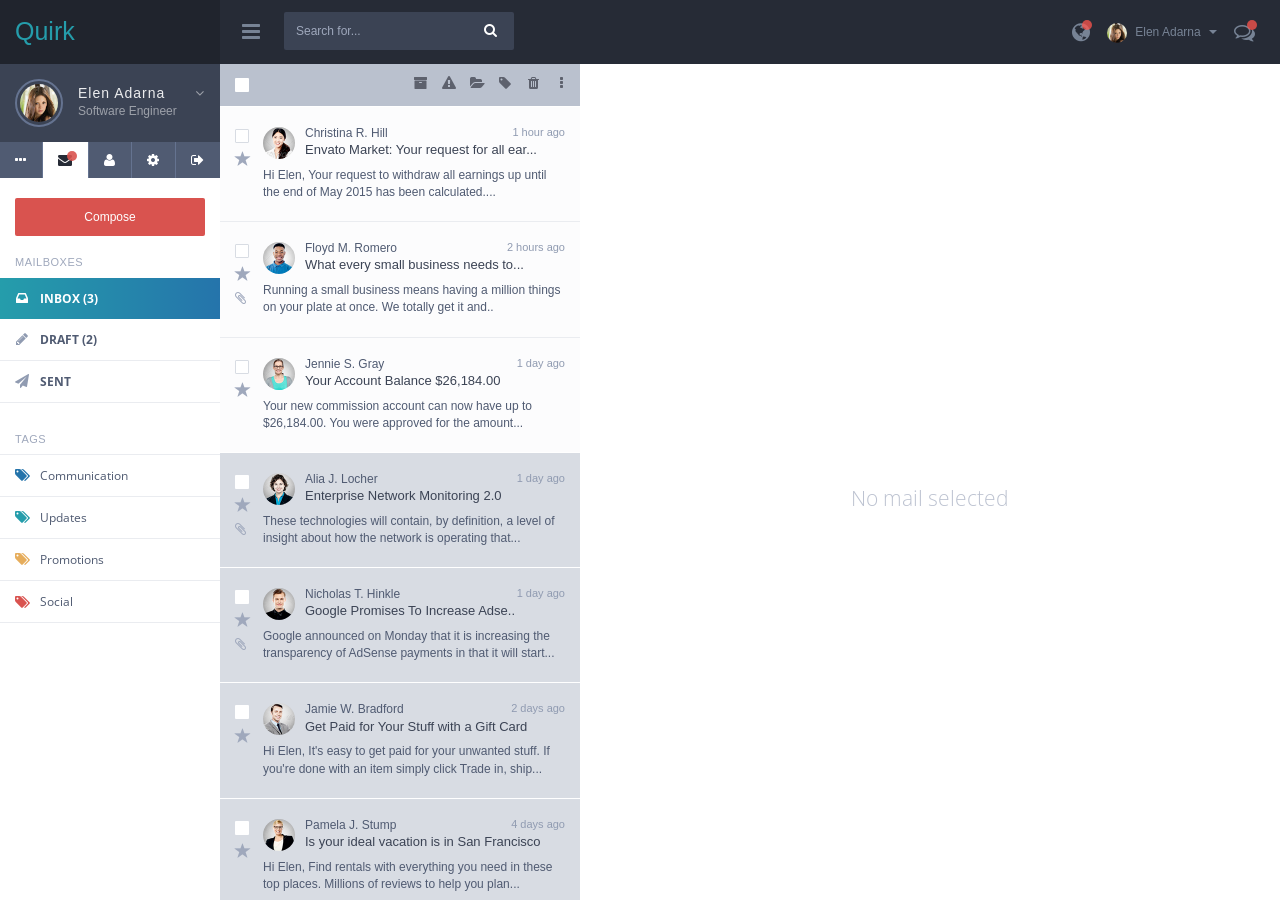
<file: quirk/templates/email.html>
<!DOCTYPE html>
<html lang="en">
<head>
  <meta charset="utf-8">
  <meta name="viewport" content="width=device-width, initial-scale=1.0, maximum-scale=1.0">
  <meta name="description" content="">
  <meta name="author" content="">
  <!--<link rel="shortcut icon" href="../images/favicon.png" type="image/png">-->

  <title>Quirk Responsive Admin Templates</title>

  <link rel="stylesheet" href="../lib/fontawesome/css/font-awesome.css">
  <link rel="stylesheet" href="../lib/weather-icons/css/weather-icons.css">
  <link rel="stylesheet" href="../lib/jquery-toggles/toggles-full.css">
  <link rel="stylesheet" href="../lib/summernote/summernote.css">

  <link rel="stylesheet" href="../css/quirk.css">

  <script src="../lib/modernizr/modernizr.js"></script>
  <!-- HTML5 shim and Respond.js IE8 support of HTML5 elements and media queries -->
  <!--[if lt IE 9]>
  <script src="../lib/html5shiv/html5shiv.js"></script>
  <script src="../lib/respond/respond.src.js"></script>
  <![endif]-->
</head>

<body>

  <header>
    <div class="headerpanel">

      <div class="logopanel">
        <h2><a href="index.html">Quirk</a></h2>
      </div><!-- logopanel -->

      <div class="headerbar">

        <a id="menuToggle" class="menutoggle"><i class="fa fa-bars"></i></a>

        <div class="searchpanel">
          <div class="input-group">
            <input type="text" class="form-control" placeholder="Search for...">
            <span class="input-group-btn">
              <button class="btn btn-default" type="button"><i class="fa fa-search"></i></button>
            </span>
          </div><!-- input-group -->
        </div>

        <div class="header-right">
          <ul class="headermenu">
            <li>
              <div id="noticePanel" class="btn-group">
                <button class="btn btn-notice alert-notice" data-toggle="dropdown">
                  <i class="fa fa-globe"></i>
                </button>
                <div id="noticeDropdown" class="dropdown-menu dm-notice pull-right">
                  <div role="tabpanel">
                    <!-- Nav tabs -->
                    <ul class="nav nav-tabs nav-justified" role="tablist">
                      <li class="active"><a data-target="#notification" data-toggle="tab">Notifications (2)</a></li>
                      <li><a data-target="#reminders" data-toggle="tab">Reminders (4)</a></li>
                    </ul>

                    <!-- Tab panes -->
                    <div class="tab-content">
                      <div role="tabpanel" class="tab-pane active" id="notification">
                        <ul class="list-group notice-list">
                          <li class="list-group-item unread">
                            <div class="row">
                              <div class="col-xs-2">
                                <i class="fa fa-envelope"></i>
                              </div>
                              <div class="col-xs-10">
                                <h5><a href="">New message from Weno Carasbong</a></h5>
                                <small>June 20, 2015</small>
                                <span>Soluta nobis est eligendi optio cumque...</span>
                              </div>
                            </div>
                          </li>
                          <li class="list-group-item unread">
                            <div class="row">
                              <div class="col-xs-2">
                                <i class="fa fa-user"></i>
                              </div>
                              <div class="col-xs-10">
                                <h5><a href="">Renov Leonga is now following you!</a></h5>
                                <small>June 18, 2015</small>
                              </div>
                            </div>
                          </li>
                          <li class="list-group-item">
                            <div class="row">
                              <div class="col-xs-2">
                                <i class="fa fa-user"></i>
                              </div>
                              <div class="col-xs-10">
                                <h5><a href="">Zaham Sindil is now following you!</a></h5>
                                <small>June 17, 2015</small>
                              </div>
                            </div>
                          </li>
                          <li class="list-group-item">
                            <div class="row">
                              <div class="col-xs-2">
                                <i class="fa fa-thumbs-up"></i>
                              </div>
                              <div class="col-xs-10">
                                <h5><a href="">Rey Reslaba likes your post!</a></h5>
                                <small>June 16, 2015</small>
                                <span>HTML5 For Beginners Chapter 1</span>
                              </div>
                            </div>
                          </li>
                          <li class="list-group-item">
                            <div class="row">
                              <div class="col-xs-2">
                                <i class="fa fa-comment"></i>
                              </div>
                              <div class="col-xs-10">
                                <h5><a href="">Socrates commented on your post!</a></h5>
                                <small>June 16, 2015</small>
                                <span>Temporibus autem et aut officiis debitis...</span>
                              </div>
                            </div>
                          </li>
                        </ul>
                        <a class="btn-more" href="">View More Notifications <i class="fa fa-long-arrow-right"></i></a>
                      </div><!-- tab-pane -->

                      <div role="tabpanel" class="tab-pane" id="reminders">
                        <h1 id="todayDay" class="today-day">...</h1>
                        <h3 id="todayDate" class="today-date">...</h3>

                        <h5 class="today-weather"><i class="wi wi-hail"></i> Cloudy 77 Degree</h5>
                        <p>Thunderstorm in the area this afternoon through this evening</p>

                        <h4 class="panel-title">Upcoming Events</h4>
                        <ul class="list-group">
                          <li class="list-group-item">
                            <div class="row">
                              <div class="col-xs-2">
                                <h4>20</h4>
                                <p>Aug</p>
                              </div>
                              <div class="col-xs-10">
                                <h5><a href="">HTML5/CSS3 Live! United States</a></h5>
                                <small>San Francisco, CA</small>
                              </div>
                            </div>
                          </li>
                          <li class="list-group-item">
                            <div class="row">
                              <div class="col-xs-2">
                                <h4>05</h4>
                                <p>Sep</p>
                              </div>
                              <div class="col-xs-10">
                                <h5><a href="">Web Technology Summit</a></h5>
                                <small>Sydney, Australia</small>
                              </div>
                            </div>
                          </li>
                          <li class="list-group-item">
                            <div class="row">
                              <div class="col-xs-2">
                                <h4>25</h4>
                                <p>Sep</p>
                              </div>
                              <div class="col-xs-10">
                                <h5><a href="">HTML5 Developer Conference 2015</a></h5>
                                <small>Los Angeles CA United States</small>
                              </div>
                            </div>
                          </li>
                          <li class="list-group-item">
                            <div class="row">
                              <div class="col-xs-2">
                                <h4>10</h4>
                                <p>Oct</p>
                              </div>
                              <div class="col-xs-10">
                                <h5><a href="">AngularJS Conference 2015</a></h5>
                                <small>Silicon Valley CA, United States</small>
                              </div>
                            </div>
                          </li>
                        </ul>
                        <a class="btn-more" href="">View More Events <i class="fa fa-long-arrow-right"></i></a>
                      </div>
                    </div>
                  </div>
                </div>
              </div>
            </li>
            <li>
              <div class="btn-group">
                <button type="button" class="btn btn-logged" data-toggle="dropdown">
                  <img src="../images/photos/loggeduser.png" alt="" />
                  Elen Adarna
                  <span class="caret"></span>
                </button>
                <ul class="dropdown-menu pull-right">
                  <li><a href="profile.html"><i class="glyphicon glyphicon-user"></i> My Profile</a></li>
                  <li><a href="#"><i class="glyphicon glyphicon-cog"></i> Account Settings</a></li>
                  <li><a href="#"><i class="glyphicon glyphicon-question-sign"></i> Help</a></li>
                  <li><a href="signin.html"><i class="glyphicon glyphicon-log-out"></i> Log Out</a></li>
                </ul>
              </div>
            </li>
            <li>
              <button id="chatview" class="btn btn-chat alert-notice">
                <span class="badge-alert"></span>
                <i class="fa fa-comments-o"></i>
              </button>
            </li>
          </ul>
        </div><!-- header-right -->
      </div><!-- headerbar -->
    </div><!-- header-->
  </header>

  <section>

    <div class="leftpanel">
      <div class="leftpanelinner">

        <!-- ################## LEFT PANEL PROFILE ################## -->

        <div class="media leftpanel-profile">
          <div class="media-left">
            <a href="#">
              <img src="../images/photos/loggeduser.png" alt="" class="media-object img-circle">
            </a>
          </div>
          <div class="media-body">
            <h4 class="media-heading">Elen Adarna <a data-toggle="collapse" data-target="#loguserinfo" class="pull-right"><i class="fa fa-angle-down"></i></a></h4>
            <span>Software Engineer</span>
          </div>
        </div><!-- leftpanel-profile -->

        <div class="leftpanel-userinfo collapse" id="loguserinfo">
          <h5 class="sidebar-title">Address</h5>
          <address>
            4975 Cambridge Road
            Miami Gardens, FL 33056
          </address>
          <h5 class="sidebar-title">Contact</h5>
          <ul class="list-group">
            <li class="list-group-item">
              <label class="pull-left">Email</label>
              <span class="pull-right">me@themepixels.com</span>
            </li>
            <li class="list-group-item">
              <label class="pull-left">Home</label>
              <span class="pull-right">(032) 1234 567</span>
            </li>
            <li class="list-group-item">
              <label class="pull-left">Mobile</label>
              <span class="pull-right">+63012 3456 789</span>
            </li>
            <li class="list-group-item">
              <label class="pull-left">Social</label>
              <div class="social-icons pull-right">
                <a href="#"><i class="fa fa-facebook-official"></i></a>
                <a href="#"><i class="fa fa-twitter"></i></a>
                <a href="#"><i class="fa fa-pinterest"></i></a>
              </div>
            </li>
          </ul>
        </div><!-- leftpanel-userinfo -->

        <ul class="nav nav-tabs nav-justified nav-sidebar">
          <li class="tooltips" data-toggle="tooltip" title="Main Menu"><a data-toggle="tab" data-target="#mainmenu"><i class="tooltips fa fa-ellipsis-h"></i></a></li>
          <li class="tooltips unread active" data-toggle="tooltip" title="Check Mail"><a data-toggle="tab" data-target="#emailmenu"><i class="tooltips fa fa-envelope"></i></a></li>
          <li class="tooltips" data-toggle="tooltip" title="Contacts"><a data-toggle="tab" data-target="#contactmenu"><i class="fa fa-user"></i></a></li>
          <li class="tooltips" data-toggle="tooltip" title="Settings"><a data-toggle="tab" data-target="#settings"><i class="fa fa-cog"></i></a></li>
          <li class="tooltips" data-toggle="tooltip" title="Log Out"><a href="signin.html"><i class="fa fa-sign-out"></i></a></li>
        </ul>

        <div class="tab-content">

          <!-- ################# MAIN MENU ################### -->

          <div class="tab-pane" id="mainmenu">
            <h5 class="sidebar-title">Favorites</h5>
            <ul class="nav nav-pills nav-stacked nav-quirk">
              <li><a href="index.html"><i class="fa fa-home"></i> <span>Dashboard</span></a></li>
              <li><a href="widgets.html"><span class="badge pull-right">10+</span><i class="fa fa-cube"></i> <span>Widgets</span></a></li>
              <li><a href="maps.html"><i class="fa fa-map-marker"></i> <span>Maps</span></a></li>
            </ul>

            <h5 class="sidebar-title">Main Menu</h5>
            <ul class="nav nav-pills nav-stacked nav-quirk">
              <li class="nav-parent">
                <a href=""><i class="fa fa-check-square"></i> <span>Forms</span></a>
                <ul class="children">
                  <li><a href="general-forms.html">Form Elements</a></li>
                  <li><a href="form-validation.html">Form Validation</a></li>
                  <li><a href="form-wizards.html">Form Wizards</a></li>
                  <li><a href="wysiwyg.html">Text Editor</a></li>
                </ul>
              </li>
              <li class="nav-parent"><a href=""><i class="fa fa-suitcase"></i> <span>UI Elements</span></a>
                <ul class="children">
                  <li><a href="buttons.html">Buttons</a></li>
                  <li><a href="icons.html">Icons</a></li>
                  <li><a href="typography.html">Typography</a></li>
                  <li><a href="alerts.html">Alerts &amp; Notifications</a></li>
                  <li><a href="tabs-accordions.html">Tabs &amp; Accordions</a></li>
                  <li><a href="sliders.html">Sliders</a></li>
                  <li><a href="graphs.html">Graphs &amp; Charts</a></li>
                  <li><a href="panels.html">Panels</a></li>
                  <li><a href="extras.html">Extras</a></li>
                </ul>
              </li>
              <li class="nav-parent"><a href=""><i class="fa fa-th-list"></i> <span>Tables</span></a>
                <ul class="children">
                  <li><a href="basic-tables.html">Basic Tables</a></li>
                  <li><a href="data-tables.html">Data Tables</a></li>
                </ul>
              </li>
              <li class="nav-parent"><a href=""><i class="fa fa-file-text"></i> <span>Pages</span></a>
                <ul class="children">
                  <li><a href="asset-manager.html">Asset Manager</a></li>
                  <li><a href="people-directory.html">People Directory</a></li>
                  <li><a href="timeline.html">Timeline</a></li>
                  <li><a href="profile.html">Profile</a></li>
                  <li><a href="blank.html">Blank Page</a></li>
                  <li><a href="notfound.html">404 Page</a></li>
                  <li><a href="signin.html">Sign In</a></li>
                  <li><a href="signup.html">Sign Up</a></li>
                </ul>
              </li>
            </ul>
          </div><!-- tab-pane -->

          <!-- ######################## EMAIL MENU ##################### -->

          <div class="tab-pane active" id="emailmenu">
            <div class="sidebar-btn-wrapper">
              <a id="composeEmail" href="" class="btn btn-danger btn-block">Compose</a>
            </div>

            <h5 class="sidebar-title">Mailboxes</h5>
            <ul class="nav nav-pills nav-stacked nav-quirk nav-mail">
              <li class="active"><a href="email.html"><i class="fa fa-inbox"></i> <span>Inbox (3)</span></a></li>
              <li><a href="email.html"><i class="fa fa-pencil"></i> <span>Draft (2)</span></a></li>
              <li><a href="email.html"><i class="fa fa-paper-plane"></i> <span>Sent</span></a></li>
            </ul>

            <h5 class="sidebar-title">Tags</h5>
            <ul class="nav nav-pills nav-stacked nav-quirk nav-label">
              <li><a href="#"><i class="fa fa-tags primary"></i> <span>Communication</span></a></li>
              <li><a href="#"><i class="fa fa-tags success"></i> <span>Updates</span></a></li>
              <li><a href="#"><i class="fa fa-tags warning"></i> <span>Promotions</span></a></li>
              <li><a href="#"><i class="fa fa-tags danger"></i> <span>Social</span></a></li>
            </ul>
          </div><!-- tab-pane -->

          <!-- ################### CONTACT LIST ################### -->

          <div class="tab-pane" id="contactmenu">
            <div class="input-group input-search-contact">
              <input type="text" class="form-control" placeholder="Search contact">
              <span class="input-group-btn">
                <button class="btn btn-default" type="button"><i class="fa fa-search"></i></button>
              </span>
            </div>
            <h5 class="sidebar-title">My Contacts</h5>
            <ul class="media-list media-list-contacts">
              <li class="media">
                <a href="#">
                  <div class="media-left">
                    <img class="media-object img-circle" src="../images/photos/user1.png" alt="">
                  </div>
                  <div class="media-body">
                    <h4 class="media-heading">Christina R. Hill</h4>
                    <span><i class="fa fa-phone"></i> 386-752-1860</span>
                  </div>
                </a>
              </li>
              <li class="media">
                <a href="#">
                  <div class="media-left">
                    <img class="media-object img-circle" src="../images/photos/user2.png" alt="">
                  </div>
                  <div class="media-body">
                    <h4 class="media-heading">Floyd M. Romero</h4>
                    <span><i class="fa fa-mobile"></i> +1614-650-8281</span>
                  </div>
                </a>
              </li>
              <li class="media">
                <a href="#">
                  <div class="media-left">
                    <img class="media-object img-circle" src="../images/photos/user3.png" alt="">
                  </div>
                  <div class="media-body">
                    <h4 class="media-heading">Jennie S. Gray</h4>
                    <span><i class="fa fa-phone"></i> 310-757-8444</span>
                  </div>
                </a>
              </li>
              <li class="media">
                <a href="#">
                  <div class="media-left">
                    <img class="media-object img-circle" src="../images/photos/user4.png" alt="">
                  </div>
                  <div class="media-body">
                    <h4 class="media-heading">Alia J. Locher</h4>
                    <span><i class="fa fa-mobile"></i> +1517-386-0059</span>
                  </div>
                </a>
              </li>
              <li class="media">
                <a href="#">
                  <div class="media-left">
                    <img class="media-object img-circle" src="../images/photos/user5.png" alt="">
                  </div>
                  <div class="media-body">
                    <h4 class="media-heading">Nicholas T. Hinkle</h4>
                    <span><i class="fa fa-skype"></i> nicholas.hinkle</span>
                  </div>
                </a>
              </li>
              <li class="media">
                <a href="#">
                  <div class="media-left">
                    <img class="media-object img-circle" src="../images/photos/user6.png" alt="">
                  </div>
                  <div class="media-body">
                    <h4 class="media-heading">Jamie W. Bradford</h4>
                    <span><i class="fa fa-phone"></i> 225-270-2425</span>
                  </div>
                </a>
              </li>
              <li class="media">
                <a href="#">
                  <div class="media-left">
                    <img class="media-object img-circle" src="../images/photos/user7.png" alt="">
                  </div>
                  <div class="media-body">
                    <h4 class="media-heading">Pamela J. Stump</h4>
                    <span><i class="fa fa-mobile"></i> +1773-879-2491</span>
                  </div>
                </a>
              </li>
              <li class="media">
                <a href="#">
                  <div class="media-left">
                    <img class="media-object img-circle" src="../images/photos/user8.png" alt="">
                  </div>
                  <div class="media-body">
                    <h4 class="media-heading">Refugio C. Burgess</h4>
                    <span><i class="fa fa-mobile"></i> +1660-627-7184</span>
                  </div>
                </a>
              </li>
              <li class="media">
                <a href="#">
                  <div class="media-left">
                    <img class="media-object img-circle" src="../images/photos/user9.png" alt="">
                  </div>
                  <div class="media-body">
                    <h4 class="media-heading">Ashley T. Brewington</h4>
                    <span><i class="fa fa-skype"></i> ashley.brewington</span>
                  </div>
                </a>
              </li>
              <li class="media">
                <a href="#">
                  <div class="media-left">
                    <img class="media-object img-circle" src="../images/photos/user10.png" alt="">
                  </div>
                  <div class="media-body">
                    <h4 class="media-heading">Roberta F. Horn</h4>
                    <span><i class="fa fa-phone"></i> 716-630-0132</span>
                  </div>
                </a>
              </li>
            </ul>
          </div><!-- tab-pane -->

          <!-- #################### SETTINGS ################### -->

          <div class="tab-pane" id="settings">
            <h5 class="sidebar-title">General Settings</h5>
            <ul class="list-group list-group-settings">
              <li class="list-group-item">
                <h5>Daily Newsletter</h5>
                <small>Get notified when someone else is trying to access your account.</small>
                <div class="toggle-wrapper">
                  <div class="leftpanel-toggle toggle-light success"></div>
                </div>
              </li>
              <li class="list-group-item">
                <h5>Call Phones</h5>
                <small>Make calls to friends and family right from your account.</small>
                <div class="toggle-wrapper">
                  <div class="leftpanel-toggle-off toggle-light success"></div>
                </div>
              </li>
            </ul>
            <h5 class="sidebar-title">Security Settings</h5>
            <ul class="list-group list-group-settings">
              <li class="list-group-item">
                <h5>Login Notifications</h5>
                <small>Get notified when someone else is trying to access your account.</small>
                <div class="toggle-wrapper">
                  <div class="leftpanel-toggle toggle-light success"></div>
                </div>
              </li>
              <li class="list-group-item">
                <h5>Phone Approvals</h5>
                <small>Use your phone when login as an extra layer of security.</small>
                <div class="toggle-wrapper">
                  <div class="leftpanel-toggle toggle-light success"></div>
                </div>
              </li>
            </ul>
          </div><!-- tab-pane -->


        </div><!-- tab-content -->

      </div><!-- leftpanelinner -->
    </div><!-- leftpanel -->

  <div class="mainpanel">
    <div class="emailcontent">
      <div class="email-options">
        <div class="settings">
          <a href="" class="tooltips" data-toggle="tooltip" data-placement="bottom" title="Archive"><i class="fa fa-archive"></i></a>
          <a href="" class="tooltips" data-toggle="tooltip" data-placement="bottom" title="Report Spam"><i class="fa fa-exclamation-triangle"></i></a>
          <a href="" class="tooltips" data-toggle="tooltip" data-placement="bottom" title="Move to Folder"><i class="fa fa-folder-open"></i></a>
          <a href="" class="tooltips" data-toggle="tooltip" data-placement="bottom" title="Add Tag"><i class="fa fa-tag"></i></a>
          <a href="" class="tooltips" data-toggle="tooltip" data-placement="bottom" title="Move to Trash"><i class="fa fa-trash"></i></a>
          <a href="" class="tooltips" data-toggle="tooltip" data-placement="bottom" title="More"><i class="fa fa-ellipsis-v"></i></a>
        </div>

        <label class="ckbox">
          <input type="checkbox"><span></span>
        </label>
      </div><!-- email-options -->
      <div class="list-group">
        <div class="list-group-item unread">
          <div class="list-left">
            <label class="ckbox">
              <input type="checkbox"><span></span>
            </label>
            <span class="markstar"><i class="glyphicon glyphicon-star"></i></span>
          </div>
          <div class="media">
            <div class="media-left">
              <img class="media-object img-circle" src="../images/photos/user1.png" alt="">
            </div>
            <div class="media-body">
              <span class="pull-right">1 hour ago</span>
              <h5 class="media-heading">Christina R. Hill</h5>
              <h5>Envato Market: Your request for all ear...</h5>
            </div>
            <p>Hi Elen, Your request to withdraw all earnings up until the end of May 2015 has been calculated....</p>
          </div>
        </div>
        <div class="list-group-item unread">
          <div class="list-left">
            <label class="ckbox">
              <input type="checkbox"><span></span>
            </label>
            <span class="markstar"><i class="glyphicon glyphicon-star"></i></span>
            <span class="attachment"><i class="fa fa-paperclip"></i></span>
          </div>
          <div class="media">
            <div class="media-left">
              <img class="media-object img-circle" src="../images/photos/user2.png" alt="">
            </div>
            <div class="media-body">
              <span class="pull-right">2 hours ago</span>
              <h5 class="media-heading">Floyd M. Romero</h5>
              <h5>What every small business needs to...</h5>
            </div>
            <p>Running a small business means having a million things on your plate at once. We totally get it and..</p>
          </div>
        </div>
        <div class="list-group-item unread">
          <div class="list-left">
            <label class="ckbox">
              <input type="checkbox"><span></span>
            </label>
            <span class="markstar"><i class="glyphicon glyphicon-star"></i></span>
          </div>
          <div class="media">
            <div class="media-left">
              <img class="media-object img-circle" src="../images/photos/user3.png" alt="">
            </div>
            <div class="media-body">
              <span class="pull-right">1 day ago</span>
              <h5 class="media-heading">Jennie S. Gray</h5>
              <h5>Your Account Balance $26,184.00</h5>
            </div>
            <p>Your new commission account can now have up to $26,184.00. You were approved for the amount...</p>
          </div>
        </div>
        <div class="list-group-item">
          <div class="list-left">
            <label class="ckbox">
              <input type="checkbox"><span></span>
            </label>
            <span class="markstar"><i class="glyphicon glyphicon-star"></i></span>
            <span class="attachment"><i class="fa fa-paperclip"></i></span>
          </div>
          <div class="media">
            <div class="media-left">
              <img class="media-object img-circle" src="../images/photos/user4.png" alt="">
            </div>
            <div class="media-body">
              <span class="pull-right">1 day ago</span>
              <h5 class="media-heading">Alia J. Locher</h5>
              <h5>Enterprise Network Monitoring 2.0</h5>
            </div>
            <p>These technologies will contain, by definition, a level of insight about how the network is operating that...</p>
          </div>
        </div>
        <div class="list-group-item">
          <div class="list-left">
            <label class="ckbox">
              <input type="checkbox"><span></span>
            </label>
            <span class="markstar"><i class="glyphicon glyphicon-star"></i></span>
            <span class="attachment"><i class="fa fa-paperclip"></i></span>
          </div>
          <div class="media">
            <div class="media-left">
              <img class="media-object img-circle" src="../images/photos/user5.png" alt="">
            </div>
            <div class="media-body">
              <span class="pull-right">1 day ago</span>
              <h5 class="media-heading">Nicholas T. Hinkle</h5>
              <h5>Google Promises To Increase Adse..</h5>
            </div>
            <p>Google announced on Monday that it is increasing the transparency of AdSense payments in that it will start...</p>
          </div>
        </div>
        <div class="list-group-item">
          <div class="list-left">
            <label class="ckbox">
              <input type="checkbox"><span></span>
            </label>
            <span class="markstar"><i class="glyphicon glyphicon-star"></i></span>
          </div>
          <div class="media">
            <div class="media-left">
              <img class="media-object img-circle" src="../images/photos/user6.png" alt="">
            </div>
            <div class="media-body">
              <span class="pull-right">2 days ago</span>
              <h5 class="media-heading">Jamie W. Bradford</h5>
              <h5>Get Paid for Your Stuff with a Gift Card</h5>
            </div>
            <p>Hi Elen, It's easy to get paid for your unwanted stuff. If you're done with an item simply click Trade in, ship...</p>
          </div>
        </div>
        <div class="list-group-item">
          <div class="list-left">
            <label class="ckbox">
              <input type="checkbox"><span></span>
            </label>
            <span class="markstar"><i class="glyphicon glyphicon-star"></i></span>
          </div>
          <div class="media">
            <div class="media-left">
              <img class="media-object img-circle" src="../images/photos/user7.png" alt="">
            </div>
            <div class="media-body">
              <span class="pull-right">4 days ago</span>
              <h5 class="media-heading">Pamela J. Stump</h5>
              <h5>Is your ideal vacation is in San Francisco</h5>
            </div>
            <p>Hi Elen, Find rentals with everything you need in these top places. Millions of reviews to help you plan...</p>
          </div>
        </div>
        <div class="list-group-item">
          <div class="list-left">
            <label class="ckbox">
              <input type="checkbox"><span></span>
            </label>
            <span class="markstar"><i class="glyphicon glyphicon-star"></i></span>
          </div>
          <div class="media">
            <div class="media-left">
              <img class="media-object img-circle" src="../images/photos/user8.png" alt="">
            </div>
            <div class="media-body">
              <span class="pull-right">4 days ago</span>
              <h5 class="media-heading">Refugeo C. Burgess</h5>
              <h5>Reminder: Freelancer mid-year giveaway</h5>
            </div>
            <p>Hi Elen, With only 8 days left until we reach the midway point of 2015 - things are getting really busy!...</p>
          </div>
        </div>
        <div class="list-group-item">
          <div class="list-left">
            <label class="ckbox">
              <input type="checkbox"><span></span>
            </label>
            <span class="markstar"><i class="glyphicon glyphicon-star"></i></span>
          </div>
          <div class="media">
            <div class="media-left">
              <img class="media-object img-circle" src="../images/photos/user9.png" alt="">
            </div>
            <div class="media-body">
              <span class="pull-right">10 days ago</span>
              <h5 class="media-heading">Ashley T. Brewington</h5>
              <h5>It's almost weekend, you ready to relax?</h5>
            </div>
            <p>Hi Elen, It's almost the weekend and it's time for you to sit back and relax. But wouldn't it be great if you...</p>
          </div>
        </div>
        <div class="list-group-item">
          <div class="list-left">
            <label class="ckbox">
              <input type="checkbox"><span></span>
            </label>
            <span class="markstar"><i class="glyphicon glyphicon-star"></i></span>
            <span class="attachment"><i class="fa fa-paperclip"></i></span>
          </div>
          <div class="media">
            <div class="media-left">
              <img class="media-object img-circle" src="../images/photos/user10.png" alt="">
            </div>
            <div class="media-body">
              <span class="pull-right">12 days ago</span>
              <h5 class="media-heading">Roberta F. Horn</h5>
              <h5>You have until June to redeem fuel!</h5>
            </div>
            <p>Hi Elen, Redeem your points for fuel vouchers. This is a limited offer and promo is until June 30 only. For...</p>
          </div>
        </div>
      </div>

    </div><!-- emailcontent -->

    <div class="contentpanel emailpanel">
      <h3 class="nomail">No mail selected</h3>
      <div class="mailcontent hide">
        <div class="email-header">
          <div class="pull-right">
            1 hour ago &nbsp;
            <div class="btn-group mr5">
              <button class="btn btn-default" type="button"><i class="fa fa-reply"></i></button>
              <button data-toggle="dropdown" class="btn btn-default dropdown-toggle" type="button" aria-expanded="false">
                <span class="caret"></span>
                <span class="sr-only">Toggle Dropdown</span>
              </button>
              <ul role="menu" class="dropdown-menu dm-icon pull-right">
                <li><a href="#"><i class="fa fa-reply-all"></i> Reply to All</a></li>
                <li><a href="#"><i class="fa fa-arrow-right"></i> Foward</a></li>
                <li><a href="#"><i class="fa fa-print"></i> Print</a></li>
                <li><a href="#"><i class="fa fa-exclamation-triangle"></i> Report Spam</a></li>
                <li><a href="#"><i class="fa fa-trash"></i> Delete Message</a></li>
              </ul>
            </div>

            <div class="btn-group">
              <button class="btn btn-default" type="button"><i class="fa fa-angle-left"></i></button>
              <button class="btn btn-default" type="button"><i class="fa fa-angle-right"></i></button>
            </div>
          </div>
          <div class="media">
            <div class="media-left">
              <a href="#">
                <img class="media-object img-circle" src="../images/photos/user1.png" alt="">
              </a>
            </div>
            <div class="media-body">
              <h4 class="media-heading">Christina R. Hill</h4>
              to: me, Floyd, Alia, Nicholas
            </div>
          </div><!-- media -->
        </div><!-- email-header -->

        <hr>

        <h3 class="email-subject">Envato Market: Your request for all earnings has been calculated <span class="markstar"><i class="glyphicon glyphicon-star"></i></span></h3>
        <div class="email-body">
          <p>Hi Elen,</p>
          <p>Your request to withdraw all earnings up until the end of May 2015 has been calculated.</p>
          <p>Children of the sun, see your time has just begun, searching for your ways, through adventures every day. Every day and night, with the condor in flight, with all your friends in tow, you search for the Cities of Gold. Ah-ah-ah-ah-ah... wishing for The Cities of Gold. Ah-ah-ah-ah-ah... some day we will find The Cities of Gold. Do-do-do-do ah-ah-ah, do-do-do-do, Cities of Gold. Do-do-do-do, Cities of Gold. Ah-ah-ah-ah-ah... some day we will find The Cities of Gold.</p>
          <p>Thunder, thunder, thundercats, Ho! Thundercats are on the move, Thundercats are loose. Feel the magic, hear the roar, Thundercats are loose. Thunder, thunder, thunder, Thundercats! Thunder, thunder, thunder, Thundercats! Thunder, thunder, thunder, Thundercats! Thunder, thunder, thunder, Thundercats! Thundercats!</p>
          <blockquote>Sed ut perspiciatis unde omnis iste natus error sit voluptatem accusantium doloremque laudantium, totam rem aperiam, eaque ipsa quae ab illo inventore veritatis et quasi architecto beatae vitae dicta sunt explicabo.</blockquote>
          <p>Mutley, you snickering, floppy eared hound. When courage is needed, you're never around. Those medals you wear on your moth-eaten chest should be there for bungling at which you are best. So, stop that pigeon, stop that pigeon, stop that pigeon, stop that pigeon, stop that pigeon, stop that pigeon, stop that pigeon. Howwww! Nab him, jab him, tab him, grab him, stop that pigeon now.</p>

        </div>

        <br>
        <hr>

        <h4 class="panel-title">Attachments:</h4>
        <ul class="list-unstyled list-attachments">
          <li><i class="fa fa-file-pdf-o"></i> <a href="">Template_Documentation.pdf</a></li>
          <li><i class="fa fa-file-pdf-o"></i> <a href="">Template_Documentation.pdf</a></li>
        </ul>

        <hr>

        <div class="form-group email-editor">
          <div id="summernote">Reply</div>
        </div>
        <button class="btn btn-success">Send Message</button>
        <button class="btn btn-default">Save as Draft</button>

        <br><br>


      </div><!-- mailcontent -->
    </div><!-- contentpanel -->

  </div><!-- mainpanel -->
</section>



<script src="../lib/jquery/jquery.js"></script>
<script src="../lib/jquery-ui/jquery-ui.js"></script>
<script src="../lib/bootstrap/js/bootstrap.js"></script>
<script src="../lib/jquery-toggles/toggles.js"></script>
<script src="../lib/summernote/summernote.js"></script>

<script src="../js/quirk.js"></script>
<script>
$(document).ready(function() {
  $('.emailcontent input[type=checkbox]').click(function() {
    if($(this).is(':checked')) {
      $(this).closest('.list-group-item').addClass('selected');
    } else {
      $(this).closest('.list-group-item').removeClass('selected');
    }
  });

  // Mark a star
  $('.markstar').click(function() {
    if($(this).hasClass('starred')) {
      $(this).removeClass('starred');
    } else {
      $(this).addClass('starred');
    }
  });

  // Clicking a message
  $('.list-group-item > .media').click(function() {

    $('.list-group-item').each(function() {
      $(this).removeClass('active');
    });

    $(this).parent().addClass('active').removeClass('unread');
    $('.nomail').addClass('hide');
    $('.mailcontent').removeClass('hide');
  });


  // Summernote
  $('#summernote, #summernote2').summernote({
    height: 100,
    toolbar: [
      ['style', ['bold', 'italic', 'underline', 'clear']],
      ['fontsize', ['fontsize']],
      ['color', ['color']],
      ['para', ['ul', 'ol', 'paragraph']]
    ]
  });

});
</script>

</body>
</html>
</file>
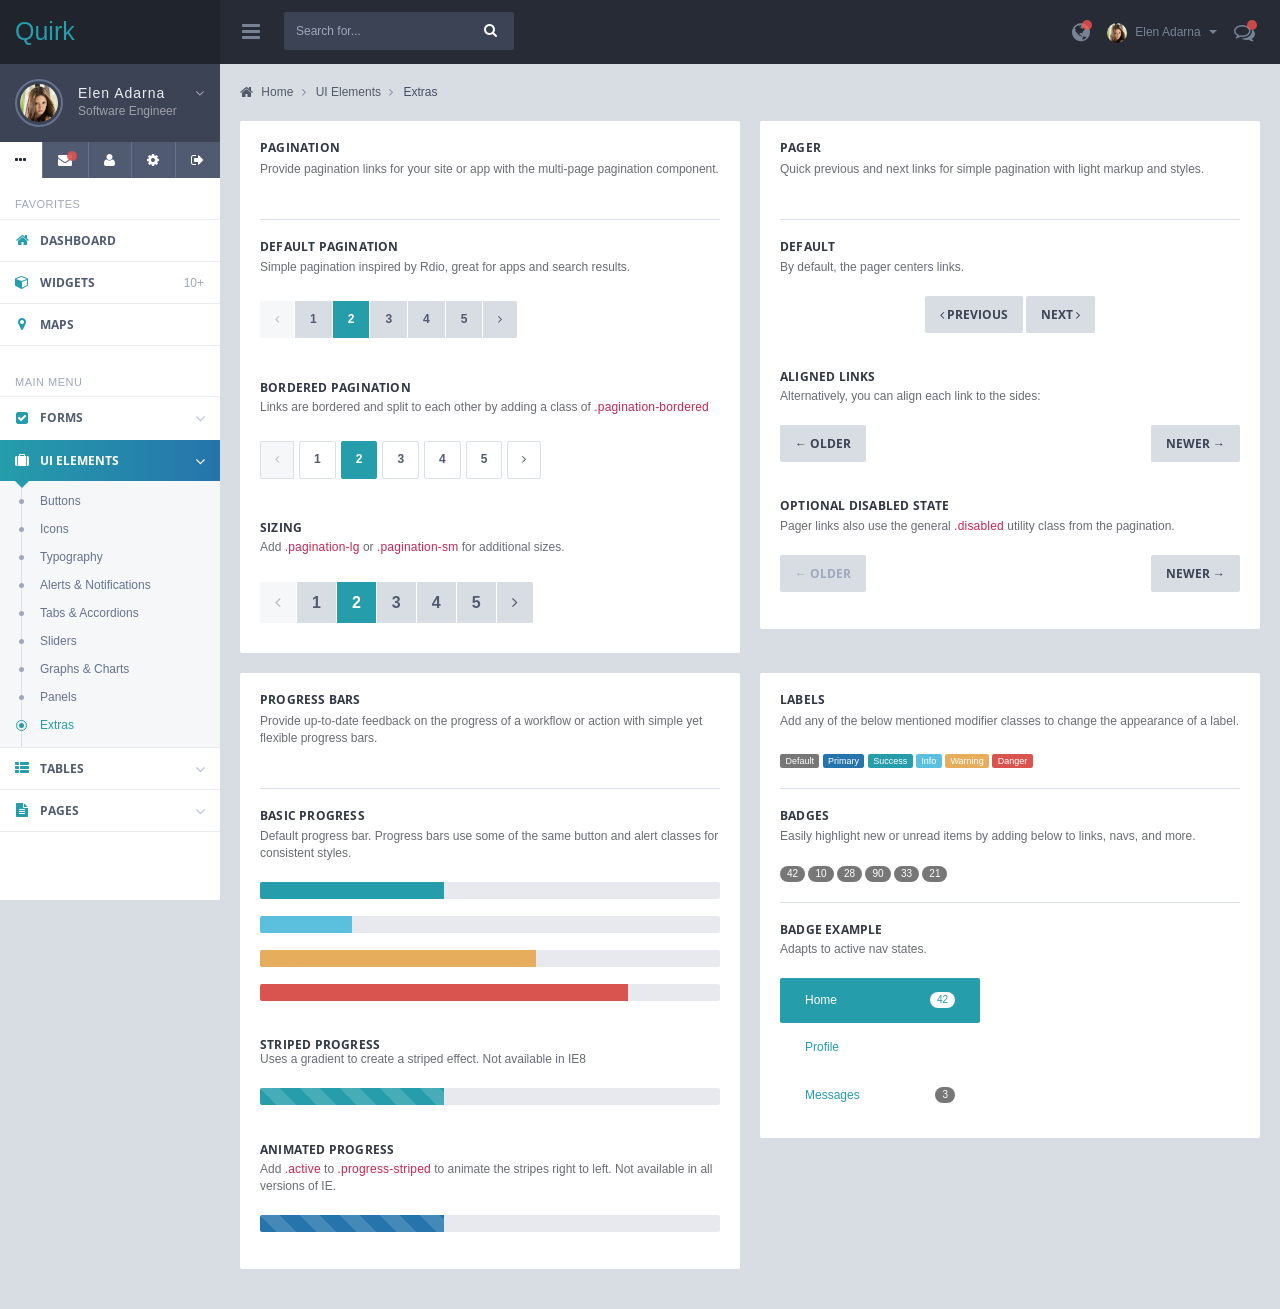
<file: quirk/templates/extras.html>
<!DOCTYPE html>
<html lang="en">
<head>
  <meta charset="utf-8">
  <meta name="viewport" content="width=device-width, initial-scale=1.0, maximum-scale=1.0">
  <meta name="description" content="">
  <meta name="author" content="">
  <!--<link rel="shortcut icon" href="../images/favicon.png" type="image/png">-->

  <title>Quirk Responsive Admin Templates</title>

  <link rel="stylesheet" href="../lib/fontawesome/css/font-awesome.css">
  <link rel="stylesheet" href="../lib/weather-icons/css/weather-icons.css">
  <link rel="stylesheet" href="../lib/jquery-toggles/toggles-full.css">

  <link rel="stylesheet" href="../css/quirk.css">

  <script src="../lib/modernizr/modernizr.js"></script>
  <!-- HTML5 shim and Respond.js IE8 support of HTML5 elements and media queries -->
  <!--[if lt IE 9]>
  <script src="../lib/html5shiv/html5shiv.js"></script>
  <script src="../lib/respond/respond.src.js"></script>
  <![endif]-->
</head>

<body>

  <header>
    <div class="headerpanel">

      <div class="logopanel">
        <h2><a href="index.html">Quirk</a></h2>
      </div><!-- logopanel -->

      <div class="headerbar">

        <a id="menuToggle" class="menutoggle"><i class="fa fa-bars"></i></a>

        <div class="searchpanel">
          <div class="input-group">
            <input type="text" class="form-control" placeholder="Search for...">
            <span class="input-group-btn">
              <button class="btn btn-default" type="button"><i class="fa fa-search"></i></button>
            </span>
          </div><!-- input-group -->
        </div>

        <div class="header-right">
          <ul class="headermenu">
            <li>
              <div id="noticePanel" class="btn-group">
                <button class="btn btn-notice alert-notice" data-toggle="dropdown">
                  <i class="fa fa-globe"></i>
                </button>
                <div id="noticeDropdown" class="dropdown-menu dm-notice pull-right">
                  <div role="tabpanel">
                    <!-- Nav tabs -->
                    <ul class="nav nav-tabs nav-justified" role="tablist">
                      <li class="active"><a data-target="#notification" data-toggle="tab">Notifications (2)</a></li>
                      <li><a data-target="#reminders" data-toggle="tab">Reminders (4)</a></li>
                    </ul>

                    <!-- Tab panes -->
                    <div class="tab-content">
                      <div role="tabpanel" class="tab-pane active" id="notification">
                        <ul class="list-group notice-list">
                          <li class="list-group-item unread">
                            <div class="row">
                              <div class="col-xs-2">
                                <i class="fa fa-envelope"></i>
                              </div>
                              <div class="col-xs-10">
                                <h5><a href="">New message from Weno Carasbong</a></h5>
                                <small>June 20, 2015</small>
                                <span>Soluta nobis est eligendi optio cumque...</span>
                              </div>
                            </div>
                          </li>
                          <li class="list-group-item unread">
                            <div class="row">
                              <div class="col-xs-2">
                                <i class="fa fa-user"></i>
                              </div>
                              <div class="col-xs-10">
                                <h5><a href="">Renov Leonga is now following you!</a></h5>
                                <small>June 18, 2015</small>
                              </div>
                            </div>
                          </li>
                          <li class="list-group-item">
                            <div class="row">
                              <div class="col-xs-2">
                                <i class="fa fa-user"></i>
                              </div>
                              <div class="col-xs-10">
                                <h5><a href="">Zaham Sindil is now following you!</a></h5>
                                <small>June 17, 2015</small>
                              </div>
                            </div>
                          </li>
                          <li class="list-group-item">
                            <div class="row">
                              <div class="col-xs-2">
                                <i class="fa fa-thumbs-up"></i>
                              </div>
                              <div class="col-xs-10">
                                <h5><a href="">Rey Reslaba likes your post!</a></h5>
                                <small>June 16, 2015</small>
                                <span>HTML5 For Beginners Chapter 1</span>
                              </div>
                            </div>
                          </li>
                          <li class="list-group-item">
                            <div class="row">
                              <div class="col-xs-2">
                                <i class="fa fa-comment"></i>
                              </div>
                              <div class="col-xs-10">
                                <h5><a href="">Socrates commented on your post!</a></h5>
                                <small>June 16, 2015</small>
                                <span>Temporibus autem et aut officiis debitis...</span>
                              </div>
                            </div>
                          </li>
                        </ul>
                        <a class="btn-more" href="">View More Notifications <i class="fa fa-long-arrow-right"></i></a>
                      </div><!-- tab-pane -->

                      <div role="tabpanel" class="tab-pane" id="reminders">
                        <h1 id="todayDay" class="today-day">...</h1>
                        <h3 id="todayDate" class="today-date">...</h3>

                        <h5 class="today-weather"><i class="wi wi-hail"></i> Cloudy 77 Degree</h5>
                        <p>Thunderstorm in the area this afternoon through this evening</p>

                        <h4 class="panel-title">Upcoming Events</h4>
                        <ul class="list-group">
                          <li class="list-group-item">
                            <div class="row">
                              <div class="col-xs-2">
                                <h4>20</h4>
                                <p>Aug</p>
                              </div>
                              <div class="col-xs-10">
                                <h5><a href="">HTML5/CSS3 Live! United States</a></h5>
                                <small>San Francisco, CA</small>
                              </div>
                            </div>
                          </li>
                          <li class="list-group-item">
                            <div class="row">
                              <div class="col-xs-2">
                                <h4>05</h4>
                                <p>Sep</p>
                              </div>
                              <div class="col-xs-10">
                                <h5><a href="">Web Technology Summit</a></h5>
                                <small>Sydney, Australia</small>
                              </div>
                            </div>
                          </li>
                          <li class="list-group-item">
                            <div class="row">
                              <div class="col-xs-2">
                                <h4>25</h4>
                                <p>Sep</p>
                              </div>
                              <div class="col-xs-10">
                                <h5><a href="">HTML5 Developer Conference 2015</a></h5>
                                <small>Los Angeles CA United States</small>
                              </div>
                            </div>
                          </li>
                          <li class="list-group-item">
                            <div class="row">
                              <div class="col-xs-2">
                                <h4>10</h4>
                                <p>Oct</p>
                              </div>
                              <div class="col-xs-10">
                                <h5><a href="">AngularJS Conference 2015</a></h5>
                                <small>Silicon Valley CA, United States</small>
                              </div>
                            </div>
                          </li>
                        </ul>
                        <a class="btn-more" href="">View More Events <i class="fa fa-long-arrow-right"></i></a>
                      </div>
                    </div>
                  </div>
                </div>
              </div>
            </li>
            <li>
              <div class="btn-group">
                <button type="button" class="btn btn-logged" data-toggle="dropdown">
                  <img src="../images/photos/loggeduser.png" alt="" />
                  Elen Adarna
                  <span class="caret"></span>
                </button>
                <ul class="dropdown-menu pull-right">
                  <li><a href="profile.html"><i class="glyphicon glyphicon-user"></i> My Profile</a></li>
                  <li><a href="#"><i class="glyphicon glyphicon-cog"></i> Account Settings</a></li>
                  <li><a href="#"><i class="glyphicon glyphicon-question-sign"></i> Help</a></li>
                  <li><a href="signin.html"><i class="glyphicon glyphicon-log-out"></i> Log Out</a></li>
                </ul>
              </div>
            </li>
            <li>
              <button id="chatview" class="btn btn-chat alert-notice">
                <span class="badge-alert"></span>
                <i class="fa fa-comments-o"></i>
              </button>
            </li>
          </ul>
        </div><!-- header-right -->
      </div><!-- headerbar -->
    </div><!-- header-->
  </header>

  <section>

    <div class="leftpanel">
      <div class="leftpanelinner">

        <!-- ################## LEFT PANEL PROFILE ################## -->

        <div class="media leftpanel-profile">
          <div class="media-left">
            <a href="#">
              <img src="../images/photos/loggeduser.png" alt="" class="media-object img-circle">
            </a>
          </div>
          <div class="media-body">
            <h4 class="media-heading">Elen Adarna <a data-toggle="collapse" data-target="#loguserinfo" class="pull-right"><i class="fa fa-angle-down"></i></a></h4>
            <span>Software Engineer</span>
          </div>
        </div><!-- leftpanel-profile -->

        <div class="leftpanel-userinfo collapse" id="loguserinfo">
          <h5 class="sidebar-title">Address</h5>
          <address>
            4975 Cambridge Road
            Miami Gardens, FL 33056
          </address>
          <h5 class="sidebar-title">Contact</h5>
          <ul class="list-group">
            <li class="list-group-item">
              <label class="pull-left">Email</label>
              <span class="pull-right">me@themepixels.com</span>
            </li>
            <li class="list-group-item">
              <label class="pull-left">Home</label>
              <span class="pull-right">(032) 1234 567</span>
            </li>
            <li class="list-group-item">
              <label class="pull-left">Mobile</label>
              <span class="pull-right">+63012 3456 789</span>
            </li>
            <li class="list-group-item">
              <label class="pull-left">Social</label>
              <div class="social-icons pull-right">
                <a href="#"><i class="fa fa-facebook-official"></i></a>
                <a href="#"><i class="fa fa-twitter"></i></a>
                <a href="#"><i class="fa fa-pinterest"></i></a>
              </div>
            </li>
          </ul>
        </div><!-- leftpanel-userinfo -->

        <ul class="nav nav-tabs nav-justified nav-sidebar">
          <li class="tooltips active" data-toggle="tooltip" title="Main Menu"><a data-toggle="tab" data-target="#mainmenu"><i class="tooltips fa fa-ellipsis-h"></i></a></li>
          <li class="tooltips unread" data-toggle="tooltip" title="Check Mail"><a data-toggle="tab" data-target="#emailmenu"><i class="tooltips fa fa-envelope"></i></a></li>
          <li class="tooltips" data-toggle="tooltip" title="Contacts"><a data-toggle="tab" data-target="#contactmenu"><i class="fa fa-user"></i></a></li>
          <li class="tooltips" data-toggle="tooltip" title="Settings"><a data-toggle="tab" data-target="#settings"><i class="fa fa-cog"></i></a></li>
          <li class="tooltips" data-toggle="tooltip" title="Log Out"><a href="signin.html"><i class="fa fa-sign-out"></i></a></li>
        </ul>

        <div class="tab-content">

          <!-- ################# MAIN MENU ################### -->

          <div class="tab-pane active" id="mainmenu">
            <h5 class="sidebar-title">Favorites</h5>
            <ul class="nav nav-pills nav-stacked nav-quirk">
              <li><a href="index.html"><i class="fa fa-home"></i> <span>Dashboard</span></a></li>
              <li><a href="widgets.html"><span class="badge pull-right">10+</span><i class="fa fa-cube"></i> <span>Widgets</span></a></li>
              <li><a href="maps.html"><i class="fa fa-map-marker"></i> <span>Maps</span></a></li>
            </ul>

            <h5 class="sidebar-title">Main Menu</h5>
            <ul class="nav nav-pills nav-stacked nav-quirk">
              <li class="nav-parent">
                <a href=""><i class="fa fa-check-square"></i> <span>Forms</span></a>
                <ul class="children">
                  <li><a href="general-forms.html">Form Elements</a></li>
                  <li><a href="form-validation.html">Form Validation</a></li>
                  <li><a href="form-wizards.html">Form Wizards</a></li>
                  <li><a href="wysiwyg.html">Text Editor</a></li>
                </ul>
              </li>
              <li class="nav-parent active"><a href=""><i class="fa fa-suitcase"></i> <span>UI Elements</span></a>
                <ul class="children">
                  <li><a href="buttons.html">Buttons</a></li>
                  <li><a href="icons.html">Icons</a></li>
                  <li><a href="typography.html">Typography</a></li>
                  <li><a href="alerts.html">Alerts &amp; Notifications</a></li>
                  <li><a href="tabs-accordions.html">Tabs &amp; Accordions</a></li>
                  <li><a href="sliders.html">Sliders</a></li>
                  <li><a href="graphs.html">Graphs &amp; Charts</a></li>
                  <li><a href="panels.html">Panels</a></li>
                  <li class="active"><a href="extras.html">Extras</a></li>
                </ul>
              </li>
              <li class="nav-parent"><a href=""><i class="fa fa-th-list"></i> <span>Tables</span></a>
                <ul class="children">
                  <li><a href="basic-tables.html">Basic Tables</a></li>
                  <li><a href="data-tables.html">Data Tables</a></li>
                </ul>
              </li>
              <li class="nav-parent"><a href=""><i class="fa fa-file-text"></i> <span>Pages</span></a>
                <ul class="children">
                  <li><a href="asset-manager.html">Asset Manager</a></li>
                  <li><a href="people-directory.html">People Directory</a></li>
                  <li><a href="timeline.html">Timeline</a></li>
                  <li><a href="profile.html">Profile</a></li>
                  <li><a href="blank.html">Blank Page</a></li>
                  <li><a href="notfound.html">404 Page</a></li>
                  <li><a href="signin.html">Sign In</a></li>
                  <li><a href="signup.html">Sign Up</a></li>
                </ul>
              </li>
            </ul>
          </div><!-- tab-pane -->

          <!-- ######################## EMAIL MENU ##################### -->

          <div class="tab-pane" id="emailmenu">
            <div class="sidebar-btn-wrapper">
              <a href="compose.html" class="btn btn-danger btn-block">Compose</a>
            </div>

            <h5 class="sidebar-title">Mailboxes</h5>
            <ul class="nav nav-pills nav-stacked nav-quirk nav-mail">
              <li><a href="email.html"><i class="fa fa-inbox"></i> <span>Inbox (3)</span></a></li>
              <li><a href="email.html"><i class="fa fa-pencil"></i> <span>Draft (2)</span></a></li>
              <li><a href="email.html"><i class="fa fa-paper-plane"></i> <span>Sent</span></a></li>
            </ul>

            <h5 class="sidebar-title">Tags</h5>
            <ul class="nav nav-pills nav-stacked nav-quirk nav-label">
              <li><a href="#"><i class="fa fa-tags primary"></i> <span>Communication</span></a></li>
              <li><a href="#"><i class="fa fa-tags success"></i> <span>Updates</span></a></li>
              <li><a href="#"><i class="fa fa-tags warning"></i> <span>Promotions</span></a></li>
              <li><a href="#"><i class="fa fa-tags danger"></i> <span>Social</span></a></li>
            </ul>
          </div><!-- tab-pane -->

          <!-- ################### CONTACT LIST ################### -->

          <div class="tab-pane" id="contactmenu">
            <div class="input-group input-search-contact">
              <input type="text" class="form-control" placeholder="Search contact">
              <span class="input-group-btn">
                <button class="btn btn-default" type="button"><i class="fa fa-search"></i></button>
              </span>
            </div>
            <h5 class="sidebar-title">My Contacts</h5>
            <ul class="media-list media-list-contacts">
              <li class="media">
                <a href="#">
                  <div class="media-left">
                    <img class="media-object img-circle" src="../images/photos/user1.png" alt="">
                  </div>
                  <div class="media-body">
                    <h4 class="media-heading">Christina R. Hill</h4>
                    <span><i class="fa fa-phone"></i> 386-752-1860</span>
                  </div>
                </a>
              </li>
              <li class="media">
                <a href="#">
                  <div class="media-left">
                    <img class="media-object img-circle" src="../images/photos/user2.png" alt="">
                  </div>
                  <div class="media-body">
                    <h4 class="media-heading">Floyd M. Romero</h4>
                    <span><i class="fa fa-mobile"></i> +1614-650-8281</span>
                  </div>
                </a>
              </li>
              <li class="media">
                <a href="#">
                  <div class="media-left">
                    <img class="media-object img-circle" src="../images/photos/user3.png" alt="">
                  </div>
                  <div class="media-body">
                    <h4 class="media-heading">Jennie S. Gray</h4>
                    <span><i class="fa fa-phone"></i> 310-757-8444</span>
                  </div>
                </a>
              </li>
              <li class="media">
                <a href="#">
                  <div class="media-left">
                    <img class="media-object img-circle" src="../images/photos/user4.png" alt="">
                  </div>
                  <div class="media-body">
                    <h4 class="media-heading">Alia J. Locher</h4>
                    <span><i class="fa fa-mobile"></i> +1517-386-0059</span>
                  </div>
                </a>
              </li>
              <li class="media">
                <a href="#">
                  <div class="media-left">
                    <img class="media-object img-circle" src="../images/photos/user5.png" alt="">
                  </div>
                  <div class="media-body">
                    <h4 class="media-heading">Nicholas T. Hinkle</h4>
                    <span><i class="fa fa-skype"></i> nicholas.hinkle</span>
                  </div>
                </a>
              </li>
              <li class="media">
                <a href="#">
                  <div class="media-left">
                    <img class="media-object img-circle" src="../images/photos/user6.png" alt="">
                  </div>
                  <div class="media-body">
                    <h4 class="media-heading">Jamie W. Bradford</h4>
                    <span><i class="fa fa-phone"></i> 225-270-2425</span>
                  </div>
                </a>
              </li>
              <li class="media">
                <a href="#">
                  <div class="media-left">
                    <img class="media-object img-circle" src="../images/photos/user7.png" alt="">
                  </div>
                  <div class="media-body">
                    <h4 class="media-heading">Pamela J. Stump</h4>
                    <span><i class="fa fa-mobile"></i> +1773-879-2491</span>
                  </div>
                </a>
              </li>
              <li class="media">
                <a href="#">
                  <div class="media-left">
                    <img class="media-object img-circle" src="../images/photos/user8.png" alt="">
                  </div>
                  <div class="media-body">
                    <h4 class="media-heading">Refugio C. Burgess</h4>
                    <span><i class="fa fa-mobile"></i> +1660-627-7184</span>
                  </div>
                </a>
              </li>
              <li class="media">
                <a href="#">
                  <div class="media-left">
                    <img class="media-object img-circle" src="../images/photos/user9.png" alt="">
                  </div>
                  <div class="media-body">
                    <h4 class="media-heading">Ashley T. Brewington</h4>
                    <span><i class="fa fa-skype"></i> ashley.brewington</span>
                  </div>
                </a>
              </li>
              <li class="media">
                <a href="#">
                  <div class="media-left">
                    <img class="media-object img-circle" src="../images/photos/user10.png" alt="">
                  </div>
                  <div class="media-body">
                    <h4 class="media-heading">Roberta F. Horn</h4>
                    <span><i class="fa fa-phone"></i> 716-630-0132</span>
                  </div>
                </a>
              </li>
            </ul>
          </div><!-- tab-pane -->

          <!-- #################### SETTINGS ################### -->

          <div class="tab-pane" id="settings">
            <h5 class="sidebar-title">General Settings</h5>
            <ul class="list-group list-group-settings">
              <li class="list-group-item">
                <h5>Daily Newsletter</h5>
                <small>Get notified when someone else is trying to access your account.</small>
                <div class="toggle-wrapper">
                  <div class="leftpanel-toggle toggle-light success"></div>
                </div>
              </li>
              <li class="list-group-item">
                <h5>Call Phones</h5>
                <small>Make calls to friends and family right from your account.</small>
                <div class="toggle-wrapper">
                  <div class="leftpanel-toggle-off toggle-light success"></div>
                </div>
              </li>
            </ul>
            <h5 class="sidebar-title">Security Settings</h5>
            <ul class="list-group list-group-settings">
              <li class="list-group-item">
                <h5>Login Notifications</h5>
                <small>Get notified when someone else is trying to access your account.</small>
                <div class="toggle-wrapper">
                  <div class="leftpanel-toggle toggle-light success"></div>
                </div>
              </li>
              <li class="list-group-item">
                <h5>Phone Approvals</h5>
                <small>Use your phone when login as an extra layer of security.</small>
                <div class="toggle-wrapper">
                  <div class="leftpanel-toggle toggle-light success"></div>
                </div>
              </li>
            </ul>
          </div><!-- tab-pane -->


        </div><!-- tab-content -->

      </div><!-- leftpanelinner -->
    </div><!-- leftpanel -->

  <div class="mainpanel">

    <div class="contentpanel">

      <ol class="breadcrumb breadcrumb-quirk">
        <li><a href="index.html"><i class="fa fa-home mr5"></i> Home</a></li>
        <li><a href="buttons.html">UI Elements</a></li>
        <li class="active">Extras</li>
      </ol>

      <div class="row">
        <div class="col-md-6">
          <div class="panel">
            <div class="panel-heading">
              <h4 class="panel-title">Pagination</h4>
              <p>Provide pagination links for your site or app with the multi-page pagination component.</p>
            </div><!-- panel-heading -->
            <div class="panel-body nopaddingtop">
              <hr>
              <h5 class="panel-title mb5">Default Pagination</h5>
              <p>Simple pagination inspired by Rdio, great for apps and search results.</p>
              <ul class="pagination">
                <li class="disabled"><a href="#"><i class="fa fa-angle-left"></i></a></li>
                <li><a href="#">1</a></li>
                <li class="active"><a href="#">2</a></li>
                <li><a href="#">3</a></li>
                <li><a href="#">4</a></li>
                <li><a href="#">5</a></li>
                <li><a href="#"><i class="fa fa-angle-right"></i></a></li>
              </ul>

              <div class="mb20"></div>

              <h5 class="panel-title mb5">Bordered Pagination</h5>
              <p>Links are bordered and split to each other by adding a class of <code>.pagination-bordered</code></p>
              <ul class="pagination pagination-bordered">
                <li class="disabled"><a href="#"><i class="fa fa-angle-left"></i></a></li>
                <li><a href="#">1</a></li>
                <li class="active"><a href="#">2</a></li>
                <li><a href="#">3</a></li>
                <li><a href="#">4</a></li>
                <li><a href="#">5</a></li>
                <li><a href="#"><i class="fa fa-angle-right"></i></a></li>
              </ul>

              <div class="mb20"></div>

              <h5 class="panel-title mb5">Sizing</h5>
              <p>Add <code>.pagination-lg</code> or <code>.pagination-sm</code> for additional sizes.</p>
              <ul class="pagination pagination-lg mb5">
                <li class="disabled"><a href="#"><i class="fa fa-angle-left"></i></a></li>
                <li><a href="#">1</a></li>
                <li class="active"><a href="#">2</a></li>
                <li><a href="#">3</a></li>
                <li><a href="#">4</a></li>
                <li><a href="#">5</a></li>
                <li><a href="#"><i class="fa fa-angle-right"></i></a></li>
              </ul>

            </div>
          </div><!-- panel -->
        </div><!-- col-md-6 -->

        <div class="col-md-6">
          <div class="panel">
            <div class="panel-heading">
              <h4 class="panel-title">Pager</h4>
              <p>Quick previous and next links for simple pagination with light markup and styles.</p>
            </div><!-- panel-heading -->
            <div class="panel-body nopaddingtop">
              <hr>
              <h5 class="panel-title mb5">Default</h5>
              <p class="mb20">By default, the pager centers links.</p>
              <ul class="pager">
                <li><a href="#"><i class="fa fa-angle-left"></i> Previous</a></li>
                <li><a href="#">Next <i class="fa fa-angle-right"></i></a></li>
              </ul>

              <div class="clearfix mb20"></div>

              <h5 class="panel-title mb5">Aligned Links</h5>
              <p class="mb20">Alternatively, you can align each link to the sides:</p>
              <ul class="pager">
                <li class="previous"><a href="#">&larr; Older</a></li>
                <li class="next"><a href="#">Newer &rarr;</a></li>
              </ul>

              <div class="clearfix mb20"></div>

              <h5 class="panel-title mb5">Optional Disabled State</h5>
              <p class="mb20">Pager links also use the general <code>.disabled</code> utility class from the pagination.</p>
              <ul class="pager">
                <li class="previous disabled"><a href="#">&larr; Older</a></li>
                <li class="next"><a href="#">Newer &rarr;</a></li>
              </ul>

            </div><!-- panel-body -->
          </div><!-- panel -->
        </div><!-- col-md-6 -->

      </div><!-- row -->

      <div class="row">
        <div class="col-md-6">
          <div class="panel">
            <div class="panel-heading">
              <h4 class="panel-title">Progress Bars</h4>
              <p>Provide up-to-date feedback on the progress of a workflow or action with simple yet flexible progress bars.</p>
            </div><!-- panel-heading -->
            <div class="panel-body nopaddingtop">
              <hr>
              <h5 class="panel-title mb5">Basic Progress</h5>
              <p class="mb20">Default progress bar. Progress bars use some of the same button and alert classes for consistent styles.</p>
              <div class="progress">
                <div class="progress-bar progress-bar-success" role="progressbar" aria-valuenow="40" aria-valuemin="0" aria-valuemax="100" style="width: 40%">
                  <span class="sr-only">40% Complete (success)</span>
                </div>
              </div>
              <div class="progress">
                <div class="progress-bar progress-bar-info" role="progressbar" aria-valuenow="20" aria-valuemin="0" aria-valuemax="100" style="width: 20%">
                  <span class="sr-only">20% Complete</span>
                </div>
              </div>
              <div class="progress">
                <div class="progress-bar progress-bar-warning" role="progressbar" aria-valuenow="60" aria-valuemin="0" aria-valuemax="100" style="width: 60%">
                  <span class="sr-only">60% Complete (warning)</span>
                </div>
              </div>
              <div class="progress">
                <div class="progress-bar progress-bar-danger" role="progressbar" aria-valuenow="80" aria-valuemin="0" aria-valuemax="100" style="width: 80%">
                  <span class="sr-only">80% Complete</span>
                </div>
              </div>

              <div class="mb20"></div><br>

              <h5 class="panel-title">Striped Progress</h5>
              <p class="mb20">Uses a gradient to create a striped effect. Not available in IE8</p>
              <div class="progress progress-striped">
                <div class="progress-bar progress-bar-success" role="progressbar" aria-valuenow="40" aria-valuemin="0" aria-valuemax="100" style="width: 40%">
                  <span class="sr-only">40% Complete (success)</span>
                </div>
              </div>

              <div class="mb20"></div><br>

              <h5 class="panel-title mb5">Animated Progress</h5>
              <p class="mb20">Add <code>.active</code> to <code>.progress-striped</code> to animate the stripes right to left. Not available in all versions of IE.</p>
              <div class="progress progress-striped active">
                <div class="progress-bar progress-bar-primary" role="progressbar" aria-valuenow="40" aria-valuemin="0" aria-valuemax="100" style="width: 40%">
                  <span class="sr-only">40% Complete (success)</span>
                </div>
              </div>

            </div><!-- panel-body -->
          </div><!-- panel -->

        </div><!-- col-md-6 -->

        <div class="col-md-6">
            <div class="panel">
            <div class="panel-heading">
              <h4 class="panel-title">Labels</h4>
              <p>Add any of the below mentioned modifier classes to change the appearance of a label.</p>
            </div><!-- panel-heading -->
            <div class="panel-body">

              <span class="label label-default">Default</span>
              <span class="label label-primary">Primary</span>
              <span class="label label-success">Success</span>
              <span class="label label-info">Info</span>
              <span class="label label-warning">Warning</span>
              <span class="label label-danger">Danger</span>

              <hr>

              <h4 class="panel-title mb5">Badges</h4>
              <p class="mb20">Easily highlight new or unread items by adding below to links, navs, and more.</p>
              <span class="badge">42</span>
              <span class="badge badge-primary">10</span>
              <span class="badge badge-success">28</span>
              <span class="badge badge-warning">90</span>
              <span class="badge badge-danger">33</span>
              <span class="badge badge-info">21</span>


              <hr>

              <h5 class="panel-title mb5">Badge Example</h5>
              <p class="mb20">Adapts to active nav states.</p>
              <ul class="nav nav-pills nav-stacked width200">
                <li class="active">
                  <a href="#">
                    <span class="badge pull-right">42</span>
                    Home
                  </a>
                </li>
                <li><a href="#">Profile</a></li>
                <li>
                  <a href="#">
                    <span class="badge pull-right">3</span>
                    Messages
                  </a>
                </li>
              </ul>

            </div>
          </div><!-- panel -->

        </div><!-- col-md-6 -->

      </div>

    </div><!-- contentpanel -->

  </div><!-- mainpanel -->
</section>

<script src="../lib/jquery/jquery.js"></script>
<script src="../lib/jquery-ui/jquery-ui.js"></script>
<script src="../lib/bootstrap/js/bootstrap.js"></script>
<script src="../lib/jquery-toggles/toggles.js"></script>

<script src="../js/quirk.js"></script>

</body>
</html>
</file>
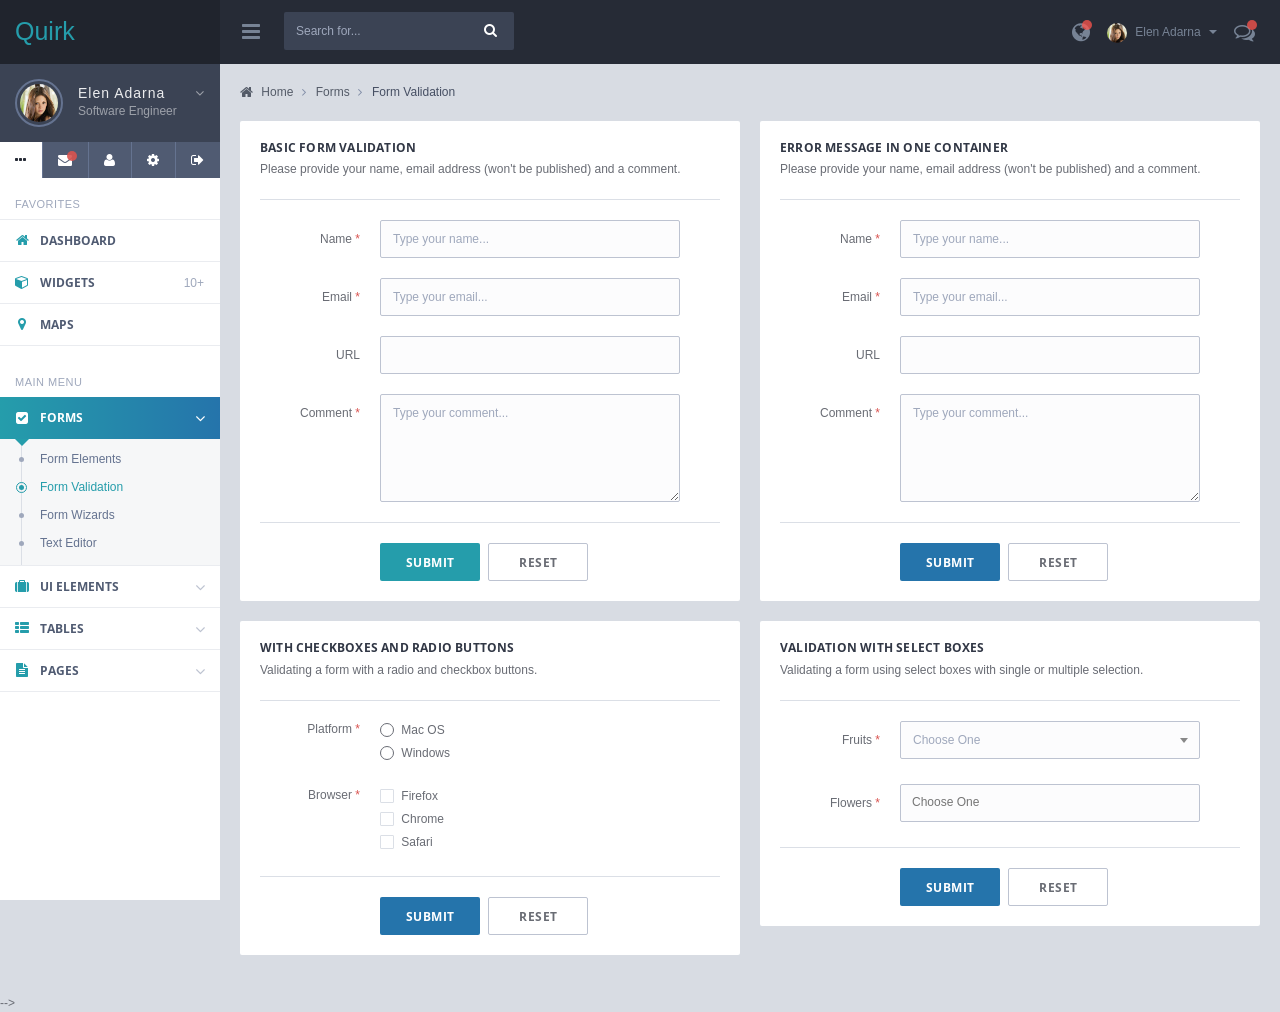
<file: quirk/templates/form-validation.html>
<!DOCTYPE html>
<html lang="en">
<head>
  <meta charset="utf-8">
  <meta name="viewport" content="width=device-width, initial-scale=1.0, maximum-scale=1.0">
  <meta name="description" content="">
  <meta name="author" content="">
  <!--<link rel="shortcut icon" href="../images/favicon.png" type="image/png">-->

  <title>Quirk Responsive Admin Templates</title>

  <link rel="stylesheet" href="../lib/fontawesome/css/font-awesome.css">
  <link rel="stylesheet" href="../lib/weather-icons/css/weather-icons.css">
  <link rel="stylesheet" href="../lib/jquery-toggles/toggles-full.css">
  <link rel="stylesheet" href="../lib/select2/select2.css">

  <link rel="stylesheet" href="../css/quirk.css">

  <script src="../lib/modernizr/modernizr.js"></script>

  <!-- HTML5 shim and Respond.js IE8 support of HTML5 elements and media queries -->
  <!--[if lt IE 9]>
  <script src="../lib/html5shiv/html5shiv.js"></script>
  <script src="../lib/respond/respond.src.js"></script>
  <![endif]-->
</head>

<body>

  <header>
    <div class="headerpanel">

      <div class="logopanel">
        <h2><a href="index.html">Quirk</a></h2>
      </div><!-- logopanel -->

      <div class="headerbar">

        <a id="menuToggle" class="menutoggle"><i class="fa fa-bars"></i></a>

        <div class="searchpanel">
          <div class="input-group">
            <input type="text" class="form-control" placeholder="Search for...">
            <span class="input-group-btn">
              <button class="btn btn-default" type="button"><i class="fa fa-search"></i></button>
            </span>
          </div><!-- input-group -->
        </div>

        <div class="header-right">
        <ul class="headermenu">
          <li>
            <div id="noticePanel" class="btn-group">
              <button class="btn btn-notice alert-notice" data-toggle="dropdown">
                <i class="fa fa-globe"></i>
              </button>
              <div id="noticeDropdown" class="dropdown-menu dm-notice pull-right">
                <div role="tabpanel">
                  <!-- Nav tabs -->
                  <ul class="nav nav-tabs nav-justified" role="tablist">
                    <li class="active"><a data-target="#notification" data-toggle="tab">Notifications (2)</a></li>
                    <li><a data-target="#reminders" data-toggle="tab">Reminders (4)</a></li>
                  </ul>

                  <!-- Tab panes -->
                  <div class="tab-content">
                    <div role="tabpanel" class="tab-pane active" id="notification">
                      <ul class="list-group notice-list">
                        <li class="list-group-item unread">
                          <div class="row">
                            <div class="col-xs-2">
                              <i class="fa fa-envelope"></i>
                            </div>
                            <div class="col-xs-10">
                              <h5><a href="">New message from Weno Carasbong</a></h5>
                              <small>June 20, 2015</small>
                              <span>Soluta nobis est eligendi optio cumque...</span>
                            </div>
                          </div>
                        </li>
                        <li class="list-group-item unread">
                          <div class="row">
                            <div class="col-xs-2">
                              <i class="fa fa-user"></i>
                            </div>
                            <div class="col-xs-10">
                              <h5><a href="">Renov Leonga is now following you!</a></h5>
                              <small>June 18, 2015</small>
                            </div>
                          </div>
                        </li>
                        <li class="list-group-item">
                          <div class="row">
                            <div class="col-xs-2">
                              <i class="fa fa-user"></i>
                            </div>
                            <div class="col-xs-10">
                              <h5><a href="">Zaham Sindil is now following you!</a></h5>
                              <small>June 17, 2015</small>
                            </div>
                          </div>
                        </li>
                        <li class="list-group-item">
                          <div class="row">
                            <div class="col-xs-2">
                              <i class="fa fa-thumbs-up"></i>
                            </div>
                            <div class="col-xs-10">
                              <h5><a href="">Rey Reslaba likes your post!</a></h5>
                              <small>June 16, 2015</small>
                              <span>HTML5 For Beginners Chapter 1</span>
                            </div>
                          </div>
                        </li>
                        <li class="list-group-item">
                          <div class="row">
                            <div class="col-xs-2">
                              <i class="fa fa-comment"></i>
                            </div>
                            <div class="col-xs-10">
                              <h5><a href="">Socrates commented on your post!</a></h5>
                              <small>June 16, 2015</small>
                              <span>Temporibus autem et aut officiis debitis...</span>
                            </div>
                          </div>
                        </li>
                      </ul>
                      <a class="btn-more" href="">View More Notifications <i class="fa fa-long-arrow-right"></i></a>
                    </div><!-- tab-pane -->

                    <div role="tabpanel" class="tab-pane" id="reminders">
                      <h1 id="todayDay" class="today-day">...</h1>
                      <h3 id="todayDate" class="today-date">...</h3>

                      <h5 class="today-weather"><i class="wi wi-hail"></i> Cloudy 77 Degree</h5>
                      <p>Thunderstorm in the area this afternoon through this evening</p>

                      <h4 class="panel-title">Upcoming Events</h4>
                      <ul class="list-group">
                        <li class="list-group-item">
                          <div class="row">
                            <div class="col-xs-2">
                              <h4>20</h4>
                              <p>Aug</p>
                            </div>
                            <div class="col-xs-10">
                              <h5><a href="">HTML5/CSS3 Live! United States</a></h5>
                              <small>San Francisco, CA</small>
                            </div>
                          </div>
                        </li>
                        <li class="list-group-item">
                          <div class="row">
                            <div class="col-xs-2">
                              <h4>05</h4>
                              <p>Sep</p>
                            </div>
                            <div class="col-xs-10">
                              <h5><a href="">Web Technology Summit</a></h5>
                              <small>Sydney, Australia</small>
                            </div>
                          </div>
                        </li>
                        <li class="list-group-item">
                          <div class="row">
                            <div class="col-xs-2">
                              <h4>25</h4>
                              <p>Sep</p>
                            </div>
                            <div class="col-xs-10">
                              <h5><a href="">HTML5 Developer Conference 2015</a></h5>
                              <small>Los Angeles CA United States</small>
                            </div>
                          </div>
                        </li>
                        <li class="list-group-item">
                          <div class="row">
                            <div class="col-xs-2">
                              <h4>10</h4>
                              <p>Oct</p>
                            </div>
                            <div class="col-xs-10">
                              <h5><a href="">AngularJS Conference 2015</a></h5>
                              <small>Silicon Valley CA, United States</small>
                            </div>
                          </div>
                        </li>
                      </ul>
                      <a class="btn-more" href="">View More Events <i class="fa fa-long-arrow-right"></i></a>
                    </div>
                  </div>
                </div>
              </div>
            </div>
          </li>
          <li>
            <div class="btn-group">
              <button type="button" class="btn btn-logged" data-toggle="dropdown">
                <img src="../images/photos/loggeduser.png" alt="" />
                Elen Adarna
                <span class="caret"></span>
              </button>
              <ul class="dropdown-menu pull-right">
                <li><a href="profile.html"><i class="glyphicon glyphicon-user"></i> My Profile</a></li>
                <li><a href="#"><i class="glyphicon glyphicon-cog"></i> Account Settings</a></li>
                <li><a href="#"><i class="glyphicon glyphicon-question-sign"></i> Help</a></li>
                <li><a href="signin.html"><i class="glyphicon glyphicon-log-out"></i> Log Out</a></li>
              </ul>
            </div>
          </li>
          <li>
            <button id="chatview" class="btn btn-chat alert-notice">
              <span class="badge-alert"></span>
              <i class="fa fa-comments-o"></i>
            </button>
          </li>
        </ul>
      </div><!-- header-right -->
    </div><!-- headerbar -->
  </div><!-- header-->
</header>

<section>

  <div class="leftpanel">
    <div class="leftpanelinner">

      <!-- ################## LEFT PANEL PROFILE ################## -->

      <div class="media leftpanel-profile">
        <div class="media-left">
          <a href="#">
            <img src="../images/photos/loggeduser.png" alt="" class="media-object img-circle">
          </a>
        </div>
        <div class="media-body">
          <h4 class="media-heading">Elen Adarna <a data-toggle="collapse" data-target="#loguserinfo" class="pull-right"><i class="fa fa-angle-down"></i></a></h4>
          <span>Software Engineer</span>
        </div>
      </div><!-- leftpanel-profile -->

      <div class="leftpanel-userinfo collapse" id="loguserinfo">
        <h5 class="sidebar-title">Address</h5>
        <address>
          4975 Cambridge Road
          Miami Gardens, FL 33056
        </address>
        <h5 class="sidebar-title">Contact</h5>
        <ul class="list-group">
          <li class="list-group-item">
            <label class="pull-left">Email</label>
            <span class="pull-right">me@themepixels.com</span>
          </li>
          <li class="list-group-item">
            <label class="pull-left">Home</label>
            <span class="pull-right">(032) 1234 567</span>
          </li>
          <li class="list-group-item">
            <label class="pull-left">Mobile</label>
            <span class="pull-right">+63012 3456 789</span>
          </li>
          <li class="list-group-item">
            <label class="pull-left">Social</label>
            <div class="social-icons pull-right">
              <a href="#"><i class="fa fa-facebook-official"></i></a>
              <a href="#"><i class="fa fa-twitter"></i></a>
              <a href="#"><i class="fa fa-pinterest"></i></a>
            </div>
          </li>
        </ul>
      </div><!-- leftpanel-userinfo -->

      <ul class="nav nav-tabs nav-justified nav-sidebar">
        <li class="tooltips active" data-toggle="tooltip" title="Main Menu"><a data-toggle="tab" data-target="#mainmenu"><i class="tooltips fa fa-ellipsis-h"></i></a></li>
        <li class="tooltips unread" data-toggle="tooltip" title="Check Mail"><a data-toggle="tab" data-target="#emailmenu"><i class="tooltips fa fa-envelope"></i></a></li>
        <li class="tooltips" data-toggle="tooltip" title="Contacts"><a data-toggle="tab" data-target="#contactmenu"><i class="fa fa-user"></i></a></li>
        <li class="tooltips" data-toggle="tooltip" title="Settings"><a data-toggle="tab" data-target="#settings"><i class="fa fa-cog"></i></a></li>
        <li class="tooltips" data-toggle="tooltip" title="Log Out"><a href="signin.html"><i class="fa fa-sign-out"></i></a></li>
      </ul>

      <div class="tab-content">

        <!-- ################# MAIN MENU ################### -->

        <div class="tab-pane active" id="mainmenu">
          <h5 class="sidebar-title">Favorites</h5>
          <ul class="nav nav-pills nav-stacked nav-quirk">
            <li><a href="index.html"><i class="fa fa-home"></i> <span>Dashboard</span></a></li>
            <li><a href="widgets.html"><span class="badge pull-right">10+</span><i class="fa fa-cube"></i> <span>Widgets</span></a></li>
            <li><a href="maps.html"><i class="fa fa-map-marker"></i> <span>Maps</span></a></li>
          </ul>

          <h5 class="sidebar-title">Main Menu</h5>
          <ul class="nav nav-pills nav-stacked nav-quirk">
            <li class="nav-parent active">
              <a href=""><i class="fa fa-check-square"></i> <span>Forms</span></a>
              <ul class="children">
                <li><a href="general-forms.html">Form Elements</a></li>
                <li class="active"><a href="form-validation.html">Form Validation</a></li>
                <li><a href="form-wizards.html">Form Wizards</a></li>
                <li><a href="wysiwyg.html">Text Editor</a></li>
              </ul>
            </li>
            <li class="nav-parent"><a href=""><i class="fa fa-suitcase"></i> <span>UI Elements</span></a>
              <ul class="children">
                <li><a href="buttons.html">Buttons</a></li>
                <li><a href="icons.html">Icons</a></li>
                <li><a href="typography.html">Typography</a></li>
                <li><a href="alerts.html">Alerts &amp; Notifications</a></li>
                <li><a href="tabs-accordions.html">Tabs &amp; Accordions</a></li>
                <li><a href="sliders.html">Sliders</a></li>
                <li><a href="graphs.html">Graphs &amp; Charts</a></li>
                <li><a href="panels.html">Panels</a></li>
                <li><a href="extras.html">Extras</a></li>
              </ul>
            </li>
            <li class="nav-parent"><a href=""><i class="fa fa-th-list"></i> <span>Tables</span></a>
              <ul class="children">
                <li><a href="basic-tables.html">Basic Tables</a></li>
                <li><a href="data-tables.html">Data Tables</a></li>
              </ul>
            </li>
            <li class="nav-parent"><a href=""><i class="fa fa-file-text"></i> <span>Pages</span></a>
              <ul class="children">
                <li><a href="asset-manager.html">Asset Manager</a></li>
                <li><a href="people-directory.html">People Directory</a></li>
                <li><a href="timeline.html">Timeline</a></li>
                <li><a href="profile.html">Profile</a></li>
                <li><a href="blank.html">Blank Page</a></li>
                <li><a href="notfound.html">404 Page</a></li>
                <li><a href="signin.html">Sign In</a></li>
                <li><a href="signup.html">Sign Up</a></li>
              </ul>
            </li>
          </ul>
        </div><!-- tab-pane -->

        <!-- ######################## EMAIL MENU ##################### -->

        <div class="tab-pane" id="emailmenu">
          <div class="sidebar-btn-wrapper">
            <a href="compose.html" class="btn btn-danger btn-block">Compose</a>
          </div>

          <h5 class="sidebar-title">Mailboxes</h5>
          <ul class="nav nav-pills nav-stacked nav-quirk nav-mail">
            <li><a href="email.html"><i class="fa fa-inbox"></i> <span>Inbox (3)</span></a></li>
            <li><a href="email.html"><i class="fa fa-pencil"></i> <span>Draft (2)</span></a></li>
            <li><a href="email.html"><i class="fa fa-paper-plane"></i> <span>Sent</span></a></li>
          </ul>

          <h5 class="sidebar-title">Tags</h5>
          <ul class="nav nav-pills nav-stacked nav-quirk nav-label">
            <li><a href="#"><i class="fa fa-tags primary"></i> <span>Communication</span></a></li>
            <li><a href="#"><i class="fa fa-tags success"></i> <span>Updates</span></a></li>
            <li><a href="#"><i class="fa fa-tags warning"></i> <span>Promotions</span></a></li>
            <li><a href="#"><i class="fa fa-tags danger"></i> <span>Social</span></a></li>
          </ul>
        </div><!-- tab-pane -->

        <!-- ################### CONTACT LIST ################### -->

        <div class="tab-pane" id="contactmenu">
          <div class="input-group input-search-contact">
            <input type="text" class="form-control" placeholder="Search contact">
            <span class="input-group-btn">
              <button class="btn btn-default" type="button"><i class="fa fa-search"></i></button>
            </span>
          </div>
          <h5 class="sidebar-title">My Contacts</h5>
          <ul class="media-list media-list-contacts">
            <li class="media">
              <a href="#">
                <div class="media-left">
                  <img class="media-object img-circle" src="../images/photos/user1.png" alt="">
                </div>
                <div class="media-body">
                  <h4 class="media-heading">Christina R. Hill</h4>
                  <span><i class="fa fa-phone"></i> 386-752-1860</span>
                </div>
              </a>
            </li>
            <li class="media">
              <a href="#">
                <div class="media-left">
                  <img class="media-object img-circle" src="../images/photos/user2.png" alt="">
                </div>
                <div class="media-body">
                  <h4 class="media-heading">Floyd M. Romero</h4>
                  <span><i class="fa fa-mobile"></i> +1614-650-8281</span>
                </div>
              </a>
            </li>
            <li class="media">
              <a href="#">
                <div class="media-left">
                  <img class="media-object img-circle" src="../images/photos/user3.png" alt="">
                </div>
                <div class="media-body">
                  <h4 class="media-heading">Jennie S. Gray</h4>
                  <span><i class="fa fa-phone"></i> 310-757-8444</span>
                </div>
              </a>
            </li>
            <li class="media">
              <a href="#">
                <div class="media-left">
                  <img class="media-object img-circle" src="../images/photos/user4.png" alt="">
                </div>
                <div class="media-body">
                  <h4 class="media-heading">Alia J. Locher</h4>
                  <span><i class="fa fa-mobile"></i> +1517-386-0059</span>
                </div>
              </a>
            </li>
            <li class="media">
              <a href="#">
                <div class="media-left">
                  <img class="media-object img-circle" src="../images/photos/user5.png" alt="">
                </div>
                <div class="media-body">
                  <h4 class="media-heading">Nicholas T. Hinkle</h4>
                  <span><i class="fa fa-skype"></i> nicholas.hinkle</span>
                </div>
              </a>
            </li>
            <li class="media">
              <a href="#">
                <div class="media-left">
                  <img class="media-object img-circle" src="../images/photos/user6.png" alt="">
                </div>
                <div class="media-body">
                  <h4 class="media-heading">Jamie W. Bradford</h4>
                  <span><i class="fa fa-phone"></i> 225-270-2425</span>
                </div>
              </a>
            </li>
            <li class="media">
              <a href="#">
                <div class="media-left">
                  <img class="media-object img-circle" src="../images/photos/user7.png" alt="">
                </div>
                <div class="media-body">
                  <h4 class="media-heading">Pamela J. Stump</h4>
                  <span><i class="fa fa-mobile"></i> +1773-879-2491</span>
                </div>
              </a>
            </li>
            <li class="media">
              <a href="#">
                <div class="media-left">
                  <img class="media-object img-circle" src="../images/photos/user8.png" alt="">
                </div>
                <div class="media-body">
                  <h4 class="media-heading">Refugio C. Burgess</h4>
                  <span><i class="fa fa-mobile"></i> +1660-627-7184</span>
                </div>
              </a>
            </li>
            <li class="media">
              <a href="#">
                <div class="media-left">
                  <img class="media-object img-circle" src="../images/photos/user9.png" alt="">
                </div>
                <div class="media-body">
                  <h4 class="media-heading">Ashley T. Brewington</h4>
                  <span><i class="fa fa-skype"></i> ashley.brewington</span>
                </div>
              </a>
            </li>
            <li class="media">
              <a href="#">
                <div class="media-left">
                  <img class="media-object img-circle" src="../images/photos/user10.png" alt="">
                </div>
                <div class="media-body">
                  <h4 class="media-heading">Roberta F. Horn</h4>
                  <span><i class="fa fa-phone"></i> 716-630-0132</span>
                </div>
              </a>
            </li>
          </ul>
        </div><!-- tab-pane -->

        <!-- #################### SETTINGS ################### -->

        <div class="tab-pane" id="settings">
          <h5 class="sidebar-title">General Settings</h5>
          <ul class="list-group list-group-settings">
            <li class="list-group-item">
              <h5>Daily Newsletter</h5>
              <small>Get notified when someone else is trying to access your account.</small>
              <div class="toggle-wrapper">
                <div class="leftpanel-toggle toggle-light success"></div>
              </div>
            </li>
            <li class="list-group-item">
              <h5>Call Phones</h5>
              <small>Make calls to friends and family right from your account.</small>
              <div class="toggle-wrapper">
                <div class="leftpanel-toggle-off toggle-light success"></div>
              </div>
            </li>
          </ul>
          <h5 class="sidebar-title">Security Settings</h5>
          <ul class="list-group list-group-settings">
            <li class="list-group-item">
              <h5>Login Notifications</h5>
              <small>Get notified when someone else is trying to access your account.</small>
              <div class="toggle-wrapper">
                <div class="leftpanel-toggle toggle-light success"></div>
              </div>
            </li>
            <li class="list-group-item">
              <h5>Phone Approvals</h5>
              <small>Use your phone when login as an extra layer of security.</small>
              <div class="toggle-wrapper">
                <div class="leftpanel-toggle toggle-light success"></div>
              </div>
            </li>
          </ul>
        </div><!-- tab-pane -->


      </div><!-- tab-content -->

    </div><!-- leftpanelinner -->
  </div><!-- leftpanel -->

  <div class="mainpanel">

    <div class="contentpanel">

      <ol class="breadcrumb breadcrumb-quirk">
        <li><a href="index.html"><i class="fa fa-home mr5"></i> Home</a></li>
        <li><a href="general-forms.html">Forms</a></li>
        <li class="active">Form Validation</li>
      </ol>

      <div class="row">

        <div class="col-md-6">
          <div class="panel">
              <div class="panel-heading nopaddingbottom">
                <h4 class="panel-title">Basic Form Validation</h4>
                <p>Please provide your name, email address (won't be published) and a comment.</p>
              </div>
              <div class="panel-body">
                <hr>
                <form id="basicForm" action="form-validation.html" class="form-horizontal">
                  <div class="form-group">
                    <label class="col-sm-3 control-label">Name <span class="text-danger">*</span></label>
                    <div class="col-sm-8">
                      <input type="text" name="name" class="form-control" placeholder="Type your name..." required />
                    </div>
                  </div>

                  <div class="form-group">
                    <label class="col-sm-3 control-label">Email <span class="text-danger">*</span></label>
                    <div class="col-sm-8">
                      <input type="email" name="email" class="form-control" placeholder="Type your email..." required />
                    </div>
                  </div>

                  <div class="form-group">
                    <label class="col-sm-3 control-label">URL</label>
                    <div class="col-sm-8">
                      <input type="url" name="url" class="form-control" />
                    </div>
                  </div>

                  <div class="form-group">
                    <label class="col-sm-3 control-label">Comment <span class="text-danger">*</span></label>
                    <div class="col-sm-8">
                      <textarea rows="5" class="form-control" placeholder="Type your comment..." required></textarea>
                    </div>
                  </div>

                  <hr>

                  <div class="row">
                    <div class="col-sm-9 col-sm-offset-3">
                      <button class="btn btn-success btn-quirk btn-wide mr5">Submit</button>
                      <button type="reset" class="btn btn-quirk btn-wide btn-default">Reset</button>
                    </div>
                  </div>

                </form>
              </div><!-- panel-body -->
          </div><!-- panel -->

        </div><!-- col-md-6 -->

        <div class="col-md-6">
          <div class="panel">
              <div class="panel-heading nopaddingbottom">
                <h4 class="panel-title">Error Message In One Container</h4>
                <p>Please provide your name, email address (won't be published) and a comment.</p>
              </div>
              <div class="panel-body nopaddingtop">
                <hr>
                <form id="basicForm2" action="form-validation.html" class="form-horizontal">

                  <div class="error"></div>

                  <div class="form-group">
                    <label class="col-sm-3 control-label">Name <span class="text-danger">*</span></label>
                    <div class="col-sm-8">
                      <input type="text" name="name" class="form-control" title="Your name is required!" placeholder="Type your name..." required />
                    </div>
                  </div>

                  <div class="form-group">
                    <label class="col-sm-3 control-label">Email <span class="text-danger">*</span></label>
                    <div class="col-sm-8">
                      <input type="email" name="email" class="form-control" title="Your email address is required!" placeholder="Type your email..." required />
                    </div>
                  </div>

                  <div class="form-group">
                    <label class="col-sm-3 control-label">URL</label>
                    <div class="col-sm-8">
                      <input type="url" name="url" title="Please enter a valid url!" class="form-control" />
                    </div>
                  </div>

                  <div class="form-group">
                    <label class="col-sm-3 control-label">Comment <span class="text-danger">*</span></label>
                    <div class="col-sm-8">
                      <textarea rows="5" class="form-control" name="comment" title="Please type a comment at least 6 characters long!" placeholder="Type your comment..." required></textarea>
                    </div>
                  </div>

                  <hr>

                  <div class="row">
                    <div class="col-sm-9 col-sm-offset-3">
                      <button class="btn btn-wide btn-primary btn-quirk mr5">Submit</button>
                      <button type="reset" class="btn btn-wide btn-default btn-quirk">Reset</button>
                    </div>
                  </div>
                </form>
              </div><!-- panel-body -->
          </div><!-- panel -->


        </div><!-- col-md-6 -->

      </div><!--row -->

      <div class="row">

        <div class="col-md-6">
          <div class="panel">
              <div class="panel-heading nopaddingbottom">
                <h4 class="panel-title">With Checkboxes and Radio Buttons</h4>
                <p>Validating a form with a radio and checkbox buttons.</p>
              </div>
              <div class="panel-body nopaddingtop">
                <hr>

                <form id="basicForm3" class="form-horizontal" action="form-validation.html">

                  <div class="form-group">
                    <label class="col-sm-3 control-label nopaddingtop">Platform <span class="text-danger">*</span></label>
                    <div class="col-sm-9">
                      <label class="rdiobox">
                        <input id="platform" type="radio" name="platform" value="mac" required>
                        <span>Mac OS</span>
                      </label>
                      <label class="rdiobox">
                        <input type="radio" name="platform" value="win">
                        <span>Windows</span>
                      </label>
                      <label class="error" for="platform"></label>
                    </div>
                  </div><!-- form-group -->

                  <div class="form-group">
                    <label class="col-sm-3 control-label nopaddingtop">Browser <span class="text-danger">*</span></label>
                    <div class="col-sm-9">
                      <label class="ckbox">
                        <input id="int[]" type="checkbox" name="int[]" required>
                        <span>Firefox</span>
                      </label>
                      <label class="ckbox">
                        <input type="checkbox" name="int[]">
                        <span>Chrome</span>
                      </label>
                      <label class="ckbox">
                        <input type="checkbox" name="int[]">
                        <span>Safari</span>
                      </label>
                      <label class="error" for="int[]"></label>
                    </div>
                  </div><!-- form-group -->

                  <hr>

                  <div class="row">
                    <div class="col-sm-9 col-sm-offset-3">
                      <button class="btn btn-quirk btn-wide btn-primary mr5">Submit</button>
                      <button type="reset" class="btn btn-quirk btn-wide btn-default">Reset</button>
                    </div>
                  </div>
                </form>
              </div><!-- panel-body -->
          </div><!-- panel -->

        </div><!-- col-md-6 -->

        <div class="col-md-6">
          <div class="panel">
              <div class="panel-heading nopaddingbottom">
                <h4 class="panel-title">Validation With Select Boxes</h4>
                <p>Validating a form using select boxes with single or multiple selection.</p>
              </div>
              <div class="panel-body nopaddingtop">
                <hr>
                <form id="basicForm4" class="form-horizontal" action="form-validation.html">
                  <div class="form-group">
                    <label class="col-sm-3 control-label">Fruits <span class="text-danger">*</span></label>
                    <div class="col-sm-8">
                      <select id="fruits" class="select2" name="fruits" style="width: 100%" data-placeholder="Choose One" required>
                        <option value="">&nbsp;</option>
                        <option value="apple">Apple</option>
                        <option value="orange">Orange</option>
                        <option value="grapes">Grapes</option>
                        <option value="strawberry">Strawberry</option>
                      </select>
                      <label class="error" for="fruits"></label>
                    </div>
                  </div><!-- form-group -->

                  <div class="form-group">
                    <label class="col-sm-3 control-label">Flowers <span class="text-danger">*</span></label>
                    <div class="col-sm-8">
                      <select id="flowers" class="select2" name="flowers" style="width: 100%" data-placeholder="Choose One" title="Please select at least 2 flowers" multiple required>
                        <option value="">&nbsp;</option>
                        <option value="lily">Lily</option>
                        <option value="jasmine">Jasmine</option>
                        <option value="daisy">Daisy</option>
                        <option value="iris">Iris</option>
                        <option value="rose">Rose</option>
                      </select>
                      <label class="error" for="flowers"></label>
                    </div>
                  </div><!-- form-group -->

                  <hr>

                  <div class="row">
                    <div class="col-sm-9 col-sm-offset-3">
                      <button class="btn btn-quirk btn-wide btn-primary mr5">Submit</button>
                      <button type="reset" class="btn btn-quirk btn-wide btn-default">Reset</button>
                    </div>
                  </div>

                </form>

              </div><!-- panel-body -->
          </div><!-- panel -->
         </div><!-- col-md-6 -->

      </div><!-- row-->

    </div><!-- contentpanel -->

  </div><!-- mainpanel -->
</section>

<script src="../lib/jquery/jquery.js"></script>
<script src="../lib/bootstrap/js/bootstrap.js"></script>
<script src="../lib/jquery-toggles/toggles.js"></script>
<script src="../lib/select2/select2.js"></script>
<script src="../lib/jquery-validate/jquery.validate.js"></script>


<script src="../js/quirk.js"></script>
<script>
$(document).ready(function(){

  'use strict';

  // Basic Form
  $('#basicForm').validate({
    highlight: function(element) {
      $(element).closest('.form-group').removeClass('has-success').addClass('has-error');
    },
    success: function(element) {
      $(element).closest('.form-group').removeClass('has-error');
    }
  });

  // Error Message In One Container
  $('#basicForm2').validate({
	 errorLabelContainer: jQuery('#basicForm2 div.error')
  });

  // With Checkboxes and Radio Buttons
  $('#basicForm3').validate({
    highlight: function(element) {
      jQuery(element).closest('.form-group').removeClass('has-success').addClass('has-error');
    },
    success: function(element) {
      jQuery(element).closest('.form-group').removeClass('has-error');
    }
  });

  // Validation with select boxes
  $('#basicForm4').validate({
    highlight: function(element) {
      jQuery(element).closest('.form-group').removeClass('has-success').addClass('has-error');
    },
    success: function(element) {
      jQuery(element).closest('.form-group').removeClass('has-error');
    }
  });

  $('.select2').select2();


});
</script>
-->
</body>
</html>
</file>
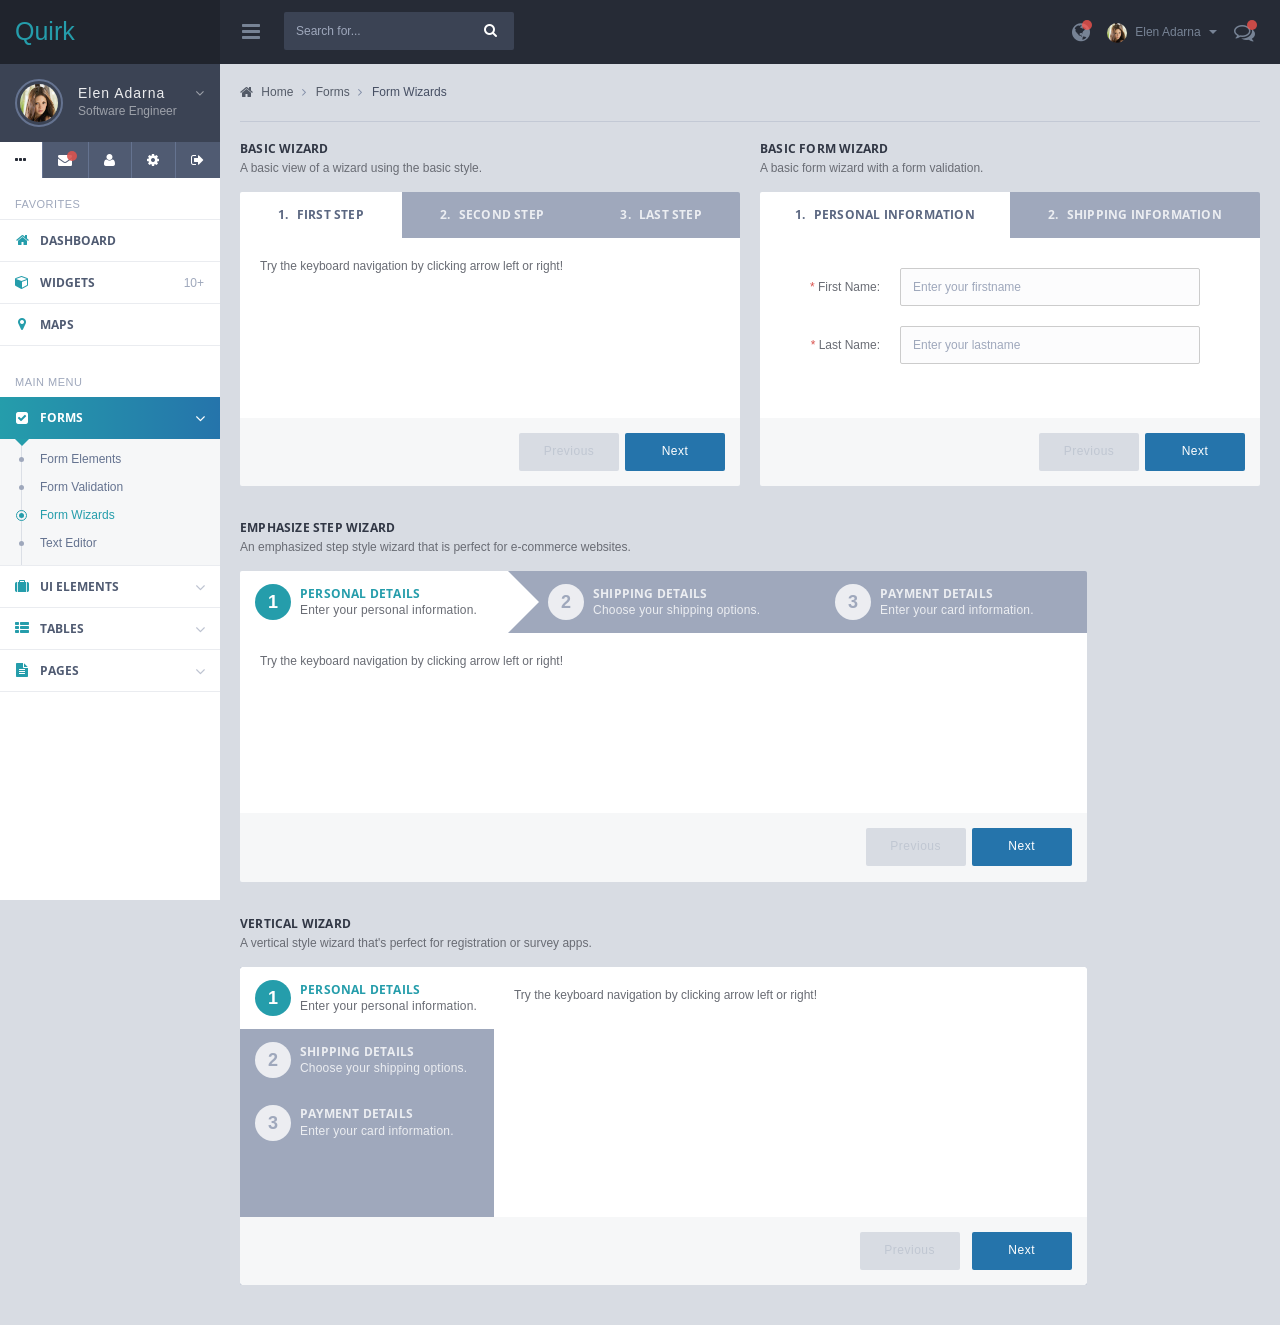
<file: quirk/templates/form-wizards.html>
<!DOCTYPE html>
<html lang="en">
<head>
  <meta charset="utf-8">
  <meta name="viewport" content="width=device-width, initial-scale=1.0, maximum-scale=1.0">
  <meta name="description" content="">
  <meta name="author" content="">
  <!--<link rel="shortcut icon" href="../images/favicon.png" type="image/png">-->

  <title>Quirk Responsive Admin Templates</title>

  <link rel="stylesheet" href="../lib/fontawesome/css/font-awesome.css">
  <link rel="stylesheet" href="../lib/weather-icons/css/weather-icons.css">
  <link rel="stylesheet" href="../lib/jquery-toggles/toggles-full.css">
  <link rel="stylesheet" href="../lib/jquery.steps/jquery.steps.css">

  <link rel="stylesheet" href="../css/quirk.css">

  <script src="../lib/modernizr/modernizr.js"></script>

  <!-- HTML5 shim and Respond.js IE8 support of HTML5 elements and media queries -->
  <!--[if lt IE 9]>
  <script src="../lib/html5shiv/html5shiv.js"></script>
  <script src="../lib/respond/respond.src.js"></script>
  <![endif]-->
</head>

<body>

  <header>
    <div class="headerpanel">

      <div class="logopanel">
        <h2><a href="index.html">Quirk</a></h2>
      </div><!-- logopanel -->

      <div class="headerbar">

        <a id="menuToggle" class="menutoggle"><i class="fa fa-bars"></i></a>

        <div class="searchpanel">
          <div class="input-group">
            <input type="text" class="form-control" placeholder="Search for...">
            <span class="input-group-btn">
              <button class="btn btn-default" type="button"><i class="fa fa-search"></i></button>
            </span>
          </div><!-- input-group -->
        </div>

        <div class="header-right">
        <ul class="headermenu">
          <li>
            <div id="noticePanel" class="btn-group">
              <button class="btn btn-notice alert-notice" data-toggle="dropdown">
                <i class="fa fa-globe"></i>
              </button>
              <div id="noticeDropdown" class="dropdown-menu dm-notice pull-right">
                <div role="tabpanel">
                  <!-- Nav tabs -->
                  <ul class="nav nav-tabs nav-justified" role="tablist">
                    <li class="active"><a data-target="#notification" data-toggle="tab">Notifications (2)</a></li>
                    <li><a data-target="#reminders" data-toggle="tab">Reminders (4)</a></li>
                  </ul>

                  <!-- Tab panes -->
                  <div class="tab-content">
                    <div role="tabpanel" class="tab-pane active" id="notification">
                      <ul class="list-group notice-list">
                        <li class="list-group-item unread">
                          <div class="row">
                            <div class="col-xs-2">
                              <i class="fa fa-envelope"></i>
                            </div>
                            <div class="col-xs-10">
                              <h5><a href="">New message from Weno Carasbong</a></h5>
                              <small>June 20, 2015</small>
                              <span>Soluta nobis est eligendi optio cumque...</span>
                            </div>
                          </div>
                        </li>
                        <li class="list-group-item unread">
                          <div class="row">
                            <div class="col-xs-2">
                              <i class="fa fa-user"></i>
                            </div>
                            <div class="col-xs-10">
                              <h5><a href="">Renov Leonga is now following you!</a></h5>
                              <small>June 18, 2015</small>
                            </div>
                          </div>
                        </li>
                        <li class="list-group-item">
                          <div class="row">
                            <div class="col-xs-2">
                              <i class="fa fa-user"></i>
                            </div>
                            <div class="col-xs-10">
                              <h5><a href="">Zaham Sindil is now following you!</a></h5>
                              <small>June 17, 2015</small>
                            </div>
                          </div>
                        </li>
                        <li class="list-group-item">
                          <div class="row">
                            <div class="col-xs-2">
                              <i class="fa fa-thumbs-up"></i>
                            </div>
                            <div class="col-xs-10">
                              <h5><a href="">Rey Reslaba likes your post!</a></h5>
                              <small>June 16, 2015</small>
                              <span>HTML5 For Beginners Chapter 1</span>
                            </div>
                          </div>
                        </li>
                        <li class="list-group-item">
                          <div class="row">
                            <div class="col-xs-2">
                              <i class="fa fa-comment"></i>
                            </div>
                            <div class="col-xs-10">
                              <h5><a href="">Socrates commented on your post!</a></h5>
                              <small>June 16, 2015</small>
                              <span>Temporibus autem et aut officiis debitis...</span>
                            </div>
                          </div>
                        </li>
                      </ul>
                      <a class="btn-more" href="">View More Notifications <i class="fa fa-long-arrow-right"></i></a>
                    </div><!-- tab-pane -->

                    <div role="tabpanel" class="tab-pane" id="reminders">
                      <h1 id="todayDay" class="today-day">...</h1>
                      <h3 id="todayDate" class="today-date">...</h3>

                      <h5 class="today-weather"><i class="wi wi-hail"></i> Cloudy 77 Degree</h5>
                      <p>Thunderstorm in the area this afternoon through this evening</p>

                      <h4 class="panel-title">Upcoming Events</h4>
                      <ul class="list-group">
                        <li class="list-group-item">
                          <div class="row">
                            <div class="col-xs-2">
                              <h4>20</h4>
                              <p>Aug</p>
                            </div>
                            <div class="col-xs-10">
                              <h5><a href="">HTML5/CSS3 Live! United States</a></h5>
                              <small>San Francisco, CA</small>
                            </div>
                          </div>
                        </li>
                        <li class="list-group-item">
                          <div class="row">
                            <div class="col-xs-2">
                              <h4>05</h4>
                              <p>Sep</p>
                            </div>
                            <div class="col-xs-10">
                              <h5><a href="">Web Technology Summit</a></h5>
                              <small>Sydney, Australia</small>
                            </div>
                          </div>
                        </li>
                        <li class="list-group-item">
                          <div class="row">
                            <div class="col-xs-2">
                              <h4>25</h4>
                              <p>Sep</p>
                            </div>
                            <div class="col-xs-10">
                              <h5><a href="">HTML5 Developer Conference 2015</a></h5>
                              <small>Los Angeles CA United States</small>
                            </div>
                          </div>
                        </li>
                        <li class="list-group-item">
                          <div class="row">
                            <div class="col-xs-2">
                              <h4>10</h4>
                              <p>Oct</p>
                            </div>
                            <div class="col-xs-10">
                              <h5><a href="">AngularJS Conference 2015</a></h5>
                              <small>Silicon Valley CA, United States</small>
                            </div>
                          </div>
                        </li>
                      </ul>
                      <a class="btn-more" href="">View More Events <i class="fa fa-long-arrow-right"></i></a>
                    </div>
                  </div>
                </div>
              </div>
            </div>
          </li>
          <li>
            <div class="btn-group">
              <button type="button" class="btn btn-logged" data-toggle="dropdown">
                <img src="../images/photos/loggeduser.png" alt="" />
                Elen Adarna
                <span class="caret"></span>
              </button>
              <ul class="dropdown-menu pull-right">
                <li><a href="profile.html"><i class="glyphicon glyphicon-user"></i> My Profile</a></li>
                <li><a href="#"><i class="glyphicon glyphicon-cog"></i> Account Settings</a></li>
                <li><a href="#"><i class="glyphicon glyphicon-question-sign"></i> Help</a></li>
                <li><a href="signin.html"><i class="glyphicon glyphicon-log-out"></i> Log Out</a></li>
              </ul>
            </div>
          </li>
          <li>
            <button id="chatview" class="btn btn-chat alert-notice">
              <span class="badge-alert"></span>
              <i class="fa fa-comments-o"></i>
            </button>
          </li>
        </ul>
      </div><!-- header-right -->
    </div><!-- headerbar -->
  </div><!-- header-->
</header>

<section>

  <div class="leftpanel">
    <div class="leftpanelinner">

      <!-- ################## LEFT PANEL PROFILE ################## -->

      <div class="media leftpanel-profile">
        <div class="media-left">
          <a href="#">
            <img src="../images/photos/loggeduser.png" alt="" class="media-object img-circle">
          </a>
        </div>
        <div class="media-body">
          <h4 class="media-heading">Elen Adarna <a data-toggle="collapse" data-target="#loguserinfo" class="pull-right"><i class="fa fa-angle-down"></i></a></h4>
          <span>Software Engineer</span>
        </div>
      </div><!-- leftpanel-profile -->

      <div class="leftpanel-userinfo collapse" id="loguserinfo">
        <h5 class="sidebar-title">Address</h5>
        <address>
          4975 Cambridge Road
          Miami Gardens, FL 33056
        </address>
        <h5 class="sidebar-title">Contact</h5>
        <ul class="list-group">
          <li class="list-group-item">
            <label class="pull-left">Email</label>
            <span class="pull-right">me@themepixels.com</span>
          </li>
          <li class="list-group-item">
            <label class="pull-left">Home</label>
            <span class="pull-right">(032) 1234 567</span>
          </li>
          <li class="list-group-item">
            <label class="pull-left">Mobile</label>
            <span class="pull-right">+63012 3456 789</span>
          </li>
          <li class="list-group-item">
            <label class="pull-left">Social</label>
            <div class="social-icons pull-right">
              <a href="#"><i class="fa fa-facebook-official"></i></a>
              <a href="#"><i class="fa fa-twitter"></i></a>
              <a href="#"><i class="fa fa-pinterest"></i></a>
            </div>
          </li>
        </ul>
      </div><!-- leftpanel-userinfo -->

      <ul class="nav nav-tabs nav-justified nav-sidebar">
        <li class="tooltips active" data-toggle="tooltip" title="Main Menu"><a data-toggle="tab" data-target="#mainmenu"><i class="tooltips fa fa-ellipsis-h"></i></a></li>
        <li class="tooltips unread" data-toggle="tooltip" title="Check Mail"><a data-toggle="tab" data-target="#emailmenu"><i class="tooltips fa fa-envelope"></i></a></li>
        <li class="tooltips" data-toggle="tooltip" title="Contacts"><a data-toggle="tab" data-target="#contactmenu"><i class="fa fa-user"></i></a></li>
        <li class="tooltips" data-toggle="tooltip" title="Settings"><a data-toggle="tab" data-target="#settings"><i class="fa fa-cog"></i></a></li>
        <li class="tooltips" data-toggle="tooltip" title="Log Out"><a href="signin.html"><i class="fa fa-sign-out"></i></a></li>
      </ul>

      <div class="tab-content">

        <!-- ################# MAIN MENU ################### -->

        <div class="tab-pane active" id="mainmenu">
          <h5 class="sidebar-title">Favorites</h5>
          <ul class="nav nav-pills nav-stacked nav-quirk">
            <li><a href="index.html"><i class="fa fa-home"></i> <span>Dashboard</span></a></li>
            <li><a href="widgets.html"><span class="badge pull-right">10+</span><i class="fa fa-cube"></i> <span>Widgets</span></a></li>
            <li><a href="maps.html"><i class="fa fa-map-marker"></i> <span>Maps</span></a></li>
          </ul>

          <h5 class="sidebar-title">Main Menu</h5>
          <ul class="nav nav-pills nav-stacked nav-quirk">
            <li class="nav-parent active">
              <a href=""><i class="fa fa-check-square"></i> <span>Forms</span></a>
              <ul class="children">
                <li><a href="general-forms.html">Form Elements</a></li>
                <li><a href="form-validation.html">Form Validation</a></li>
                <li class="active"><a href="form-wizards.html">Form Wizards</a></li>
                <li><a href="wysiwyg.html">Text Editor</a></li>
              </ul>
            </li>
            <li class="nav-parent"><a href=""><i class="fa fa-suitcase"></i> <span>UI Elements</span></a>
              <ul class="children">
                <li><a href="buttons.html">Buttons</a></li>
                <li><a href="icons.html">Icons</a></li>
                <li><a href="typography.html">Typography</a></li>
                <li><a href="alerts.html">Alerts &amp; Notifications</a></li>
                <li><a href="tabs-accordions.html">Tabs &amp; Accordions</a></li>
                <li><a href="sliders.html">Sliders</a></li>
                <li><a href="graphs.html">Graphs &amp; Charts</a></li>
                <li><a href="panels.html">Panels</a></li>
                <li><a href="extras.html">Extras</a></li>
              </ul>
            </li>
            <li class="nav-parent"><a href=""><i class="fa fa-th-list"></i> <span>Tables</span></a>
              <ul class="children">
                <li><a href="basic-tables.html">Basic Tables</a></li>
                <li><a href="data-tables.html">Data Tables</a></li>
              </ul>
            </li>
            <li class="nav-parent"><a href=""><i class="fa fa-file-text"></i> <span>Pages</span></a>
              <ul class="children">
                <li><a href="asset-manager.html">Asset Manager</a></li>
                <li><a href="people-directory.html">People Directory</a></li>
                <li><a href="timeline.html">Timeline</a></li>
                <li><a href="profile.html">Profile</a></li>
                <li><a href="blank.html">Blank Page</a></li>
                <li><a href="notfound.html">404 Page</a></li>
                <li><a href="signin.html">Sign In</a></li>
                <li><a href="signup.html">Sign Up</a></li>
              </ul>
            </li>
          </ul>
        </div><!-- tab-pane -->

        <!-- ######################## EMAIL MENU ##################### -->

        <div class="tab-pane" id="emailmenu">
          <div class="sidebar-btn-wrapper">
            <a href="compose.html" class="btn btn-danger btn-block">Compose</a>
          </div>

          <h5 class="sidebar-title">Mailboxes</h5>
          <ul class="nav nav-pills nav-stacked nav-quirk nav-mail">
            <li><a href="email.html"><i class="fa fa-inbox"></i> <span>Inbox (3)</span></a></li>
            <li><a href="email.html"><i class="fa fa-pencil"></i> <span>Draft (2)</span></a></li>
            <li><a href="email.html"><i class="fa fa-paper-plane"></i> <span>Sent</span></a></li>
          </ul>

          <h5 class="sidebar-title">Tags</h5>
          <ul class="nav nav-pills nav-stacked nav-quirk nav-label">
            <li><a href="#"><i class="fa fa-tags primary"></i> <span>Communication</span></a></li>
            <li><a href="#"><i class="fa fa-tags success"></i> <span>Updates</span></a></li>
            <li><a href="#"><i class="fa fa-tags warning"></i> <span>Promotions</span></a></li>
            <li><a href="#"><i class="fa fa-tags danger"></i> <span>Social</span></a></li>
          </ul>
        </div><!-- tab-pane -->

        <!-- ################### CONTACT LIST ################### -->

        <div class="tab-pane" id="contactmenu">
          <div class="input-group input-search-contact">
            <input type="text" class="form-control" placeholder="Search contact">
            <span class="input-group-btn">
              <button class="btn btn-default" type="button"><i class="fa fa-search"></i></button>
            </span>
          </div>
          <h5 class="sidebar-title">My Contacts</h5>
          <ul class="media-list media-list-contacts">
            <li class="media">
              <a href="#">
                <div class="media-left">
                  <img class="media-object img-circle" src="../images/photos/user1.png" alt="">
                </div>
                <div class="media-body">
                  <h4 class="media-heading">Christina R. Hill</h4>
                  <span><i class="fa fa-phone"></i> 386-752-1860</span>
                </div>
              </a>
            </li>
            <li class="media">
              <a href="#">
                <div class="media-left">
                  <img class="media-object img-circle" src="../images/photos/user2.png" alt="">
                </div>
                <div class="media-body">
                  <h4 class="media-heading">Floyd M. Romero</h4>
                  <span><i class="fa fa-mobile"></i> +1614-650-8281</span>
                </div>
              </a>
            </li>
            <li class="media">
              <a href="#">
                <div class="media-left">
                  <img class="media-object img-circle" src="../images/photos/user3.png" alt="">
                </div>
                <div class="media-body">
                  <h4 class="media-heading">Jennie S. Gray</h4>
                  <span><i class="fa fa-phone"></i> 310-757-8444</span>
                </div>
              </a>
            </li>
            <li class="media">
              <a href="#">
                <div class="media-left">
                  <img class="media-object img-circle" src="../images/photos/user4.png" alt="">
                </div>
                <div class="media-body">
                  <h4 class="media-heading">Alia J. Locher</h4>
                  <span><i class="fa fa-mobile"></i> +1517-386-0059</span>
                </div>
              </a>
            </li>
            <li class="media">
              <a href="#">
                <div class="media-left">
                  <img class="media-object img-circle" src="../images/photos/user5.png" alt="">
                </div>
                <div class="media-body">
                  <h4 class="media-heading">Nicholas T. Hinkle</h4>
                  <span><i class="fa fa-skype"></i> nicholas.hinkle</span>
                </div>
              </a>
            </li>
            <li class="media">
              <a href="#">
                <div class="media-left">
                  <img class="media-object img-circle" src="../images/photos/user6.png" alt="">
                </div>
                <div class="media-body">
                  <h4 class="media-heading">Jamie W. Bradford</h4>
                  <span><i class="fa fa-phone"></i> 225-270-2425</span>
                </div>
              </a>
            </li>
            <li class="media">
              <a href="#">
                <div class="media-left">
                  <img class="media-object img-circle" src="../images/photos/user7.png" alt="">
                </div>
                <div class="media-body">
                  <h4 class="media-heading">Pamela J. Stump</h4>
                  <span><i class="fa fa-mobile"></i> +1773-879-2491</span>
                </div>
              </a>
            </li>
            <li class="media">
              <a href="#">
                <div class="media-left">
                  <img class="media-object img-circle" src="../images/photos/user8.png" alt="">
                </div>
                <div class="media-body">
                  <h4 class="media-heading">Refugio C. Burgess</h4>
                  <span><i class="fa fa-mobile"></i> +1660-627-7184</span>
                </div>
              </a>
            </li>
            <li class="media">
              <a href="#">
                <div class="media-left">
                  <img class="media-object img-circle" src="../images/photos/user9.png" alt="">
                </div>
                <div class="media-body">
                  <h4 class="media-heading">Ashley T. Brewington</h4>
                  <span><i class="fa fa-skype"></i> ashley.brewington</span>
                </div>
              </a>
            </li>
            <li class="media">
              <a href="#">
                <div class="media-left">
                  <img class="media-object img-circle" src="../images/photos/user10.png" alt="">
                </div>
                <div class="media-body">
                  <h4 class="media-heading">Roberta F. Horn</h4>
                  <span><i class="fa fa-phone"></i> 716-630-0132</span>
                </div>
              </a>
            </li>
          </ul>
        </div><!-- tab-pane -->

        <!-- #################### SETTINGS ################### -->

        <div class="tab-pane" id="settings">
          <h5 class="sidebar-title">General Settings</h5>
          <ul class="list-group list-group-settings">
            <li class="list-group-item">
              <h5>Daily Newsletter</h5>
              <small>Get notified when someone else is trying to access your account.</small>
              <div class="toggle-wrapper">
                <div class="leftpanel-toggle toggle-light success"></div>
              </div>
            </li>
            <li class="list-group-item">
              <h5>Call Phones</h5>
              <small>Make calls to friends and family right from your account.</small>
              <div class="toggle-wrapper">
                <div class="leftpanel-toggle-off toggle-light success"></div>
              </div>
            </li>
          </ul>
          <h5 class="sidebar-title">Security Settings</h5>
          <ul class="list-group list-group-settings">
            <li class="list-group-item">
              <h5>Login Notifications</h5>
              <small>Get notified when someone else is trying to access your account.</small>
              <div class="toggle-wrapper">
                <div class="leftpanel-toggle toggle-light success"></div>
              </div>
            </li>
            <li class="list-group-item">
              <h5>Phone Approvals</h5>
              <small>Use your phone when login as an extra layer of security.</small>
              <div class="toggle-wrapper">
                <div class="leftpanel-toggle toggle-light success"></div>
              </div>
            </li>
          </ul>
        </div><!-- tab-pane -->


      </div><!-- tab-content -->

    </div><!-- leftpanelinner -->
  </div><!-- leftpanel -->

  <div class="mainpanel">

    <div class="contentpanel">

      <ol class="breadcrumb breadcrumb-quirk">
        <li><a href="index.html"><i class="fa fa-home mr5"></i> Home</a></li>
        <li><a href="general-forms.html">Forms</a></li>
        <li class="active">Form Wizards</li>
      </ol>

      <hr class="darken">

      <div class="row">
        <div class="col-md-6">
          <h4 class="panel-title mb5">Basic Wizard</h4>
          <p class="mb15">A basic view of a wizard using the basic style.</p>

          <div id="wizard-basic">
            <h3>First Step</h3>
            <div>
              <p>Try the keyboard navigation by clicking arrow left or right!</p>
            </div>
            <h3>Second Step</h3>
            <div>
              <p>Wonderful transition effects.</p>
            </div>
            <h3>Last Step</h3>
            <div>
              <p>The next and previous buttons help you to navigate through your content.</p>
            </div>
          </div>
        </div><!-- col-md-6 -->

        <div class="col-md-6">
          <h4 class="panel-title mb5">Basic Form Wizard</h4>
          <p class="mb15">A basic form wizard with a form validation.</p>

          <form class="form-horizontal" id="wizard-form" action="#">
            <h3>Personal Information</h3>
            <div>
              <div class="form-group mt10">
                <label class="col-sm-3 control-label"><span class="text-danger">*</span> First Name:</label>
                <div class="col-sm-8">
                  <input name="firstname" type="text" class="form-control required" placeholder="Enter your firstname">
                </div>
              </div>
              <div class="form-group">
                <label class="col-sm-3 control-label"><span class="text-danger">*</span> Last Name:</label>
                <div class="col-sm-8">
                  <input name="lastname" type="text" class="form-control required" placeholder="Enter your lastname">
                </div>
              </div>
            </div>
            <h3>Shipping Information</h3>
            <div>
              <div class="form-group mt10">
                <label class="col-sm-3 control-label"><span class="text-danger">*</span> Street Name:</label>
                <div class="col-sm-8">
                  <input name="address" type="text" class="form-control required" placeholder="Enter your address">
                </div>
              </div>
              <div class="form-group">
                <label class="col-sm-3 control-label"><span class="text-danger">*</span> City/Town:</label>
                <div class="col-sm-8">
                  <input name="city" type="text" class="form-control required" placeholder="Enter your city">
                </div>
              </div>
            </div>
          </form>
        </div><!-- col-md-6 -->
      </div><!-- row -->

      <div class="mb15"></div>

      <div class="row">
        <div class="col-md-10">
          <h4 class="panel-title mb5">Emphasize Step Wizard</h4>
          <p class="mb15">An emphasized step style wizard that is perfect for e-commerce websites.</p>

          <div id="wizard-basic2" class="wizard-style2">
            <h3>Personal Details <small>Enter your personal information.</small></h3>
            <div>
              <p>Try the keyboard navigation by clicking arrow left or right!</p>
            </div>
            <h3>Shipping Details <small>Choose your shipping options.</small></h3>
            <div>
              <p>Wonderful transition effects.</p>
            </div>
            <h3>Payment Details <small>Enter your card information.</small></h3>
            <div>
              <p>The next and previous buttons help you to navigate through your content.</p>
            </div>
          </div>
        </div><!-- col-md-6 -->
      </div><!-- row -->

      <div class="mb15"></div>

      <div class="row">
        <div class="col-md-10">
          <h4 class="panel-title mb5">Vertical Wizard</h4>
          <p class="mb15">A vertical style wizard that's perfect for registration or survey apps.</p>

          <div id="wizard-vertical" class="wizard-style2">
            <h3>Personal Details <small>Enter your personal information.</small></h3>
            <div>
              <p>Try the keyboard navigation by clicking arrow left or right!</p>
            </div>
            <h3>Shipping Details <small>Choose your shipping options.</small></h3>
            <div>
              <p>Wonderful transition effects.</p>
            </div>
            <h3>Payment Details <small>Enter your card information.</small></h3>
            <div>
              <p>The next and previous buttons help you to navigate through your content.</p>
            </div>
          </div>
        </div><!-- col-md-6 -->
      </div><!-- row -->

    </div><!-- contentpanel -->
  </div><!-- mainpanel -->

</section>

<script src="../lib/jquery/jquery.js"></script>
<script src="../lib/bootstrap/js/bootstrap.js"></script>
<script src="../lib/jquery-toggles/toggles.js"></script>
<script src="../lib/jquery.steps/jquery.steps.js"></script>
<script src="../lib/jquery-validate/jquery.validate.js"></script>

<script src="../js/quirk.js"></script>

<script>

$(document).ready(function() {

  'use strict';

  $('#wizard-basic, #wizard-basic2').steps({
    headerTag: 'h3',
    bodyTag: 'div',
    transitionEffect: 'slideLeft',
    autoFocus: true
  });



  var form = $('#wizard-form');
  form.steps({
    headerTag: 'h3',
    bodyTag: 'div',
    transitionEffect: 'slideLeft',
    onStepChanging: function (event, currentIndex, newIndex) {

      // Allways allow previous action even if the current form is not valid!
      if (currentIndex > newIndex) { return true; }

      // Needed in some cases if the user went back (clean up)
      if (currentIndex < newIndex) {
        // To remove error styles
        form.find('.body:eq(' + newIndex + ') label.error').remove();
        form.find('.body:eq(' + newIndex + ') .error').removeClass('error');
      }

      form.validate().settings.ignore = ':disabled,:hidden';
      return form.valid();
    },
    onFinishing: function (event, currentIndex) {
      form.validate().settings.ignore = ':disabled';
      return form.valid();
    },
    onFinished: function (event, currentIndex) {
      alert('Submitted!');
    }
  }).validate({
    highlight: function(element) {
      $(element).closest('.form-group').removeClass('has-success').addClass('has-error');
    },
    success: function(element) {
      $(element).closest('.form-group').removeClass('has-error');
    }
  });

  $('#wizard-vertical').steps({
    headerTag: 'h3',
    bodyTag: 'div',
    transitionEffect: 'slideLeft',
    autoFocus: true,
    stepsOrientation: 'vertical'
  });


});
</script>

</body>
</html>
</file>
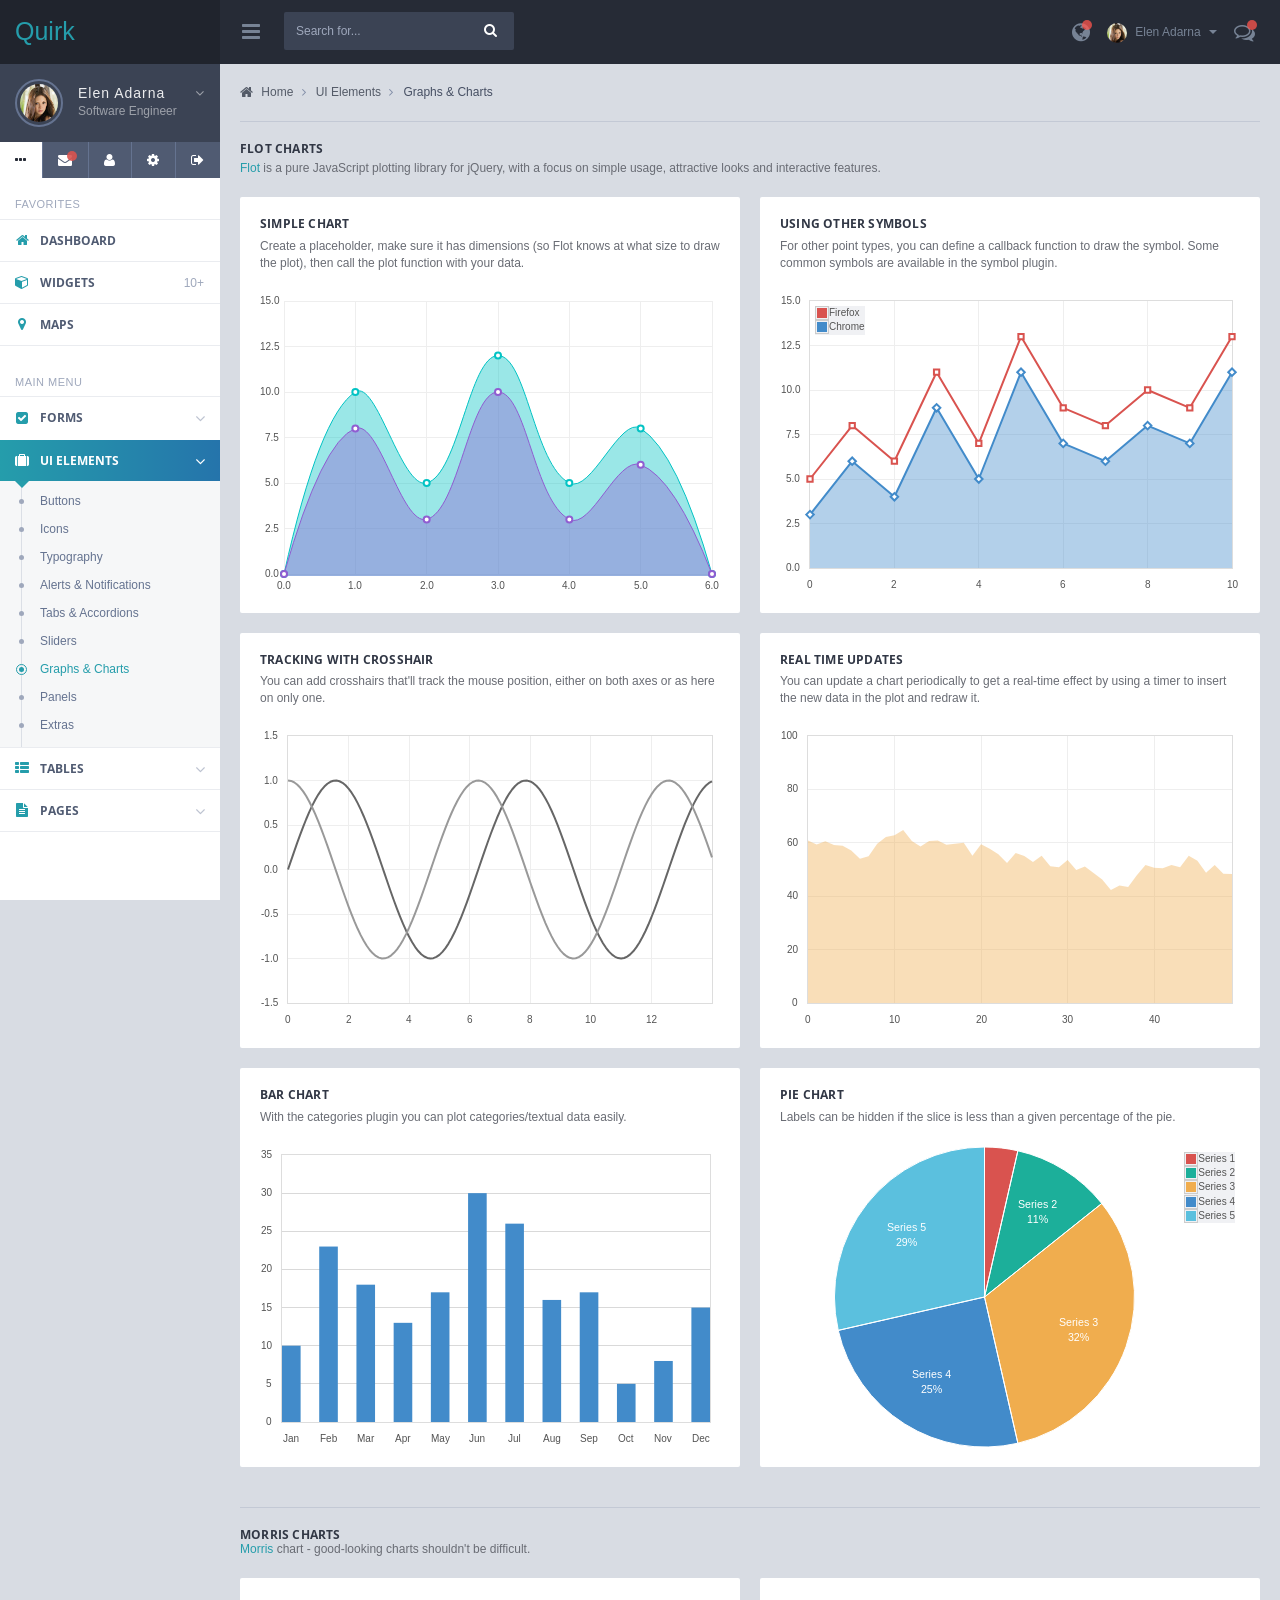
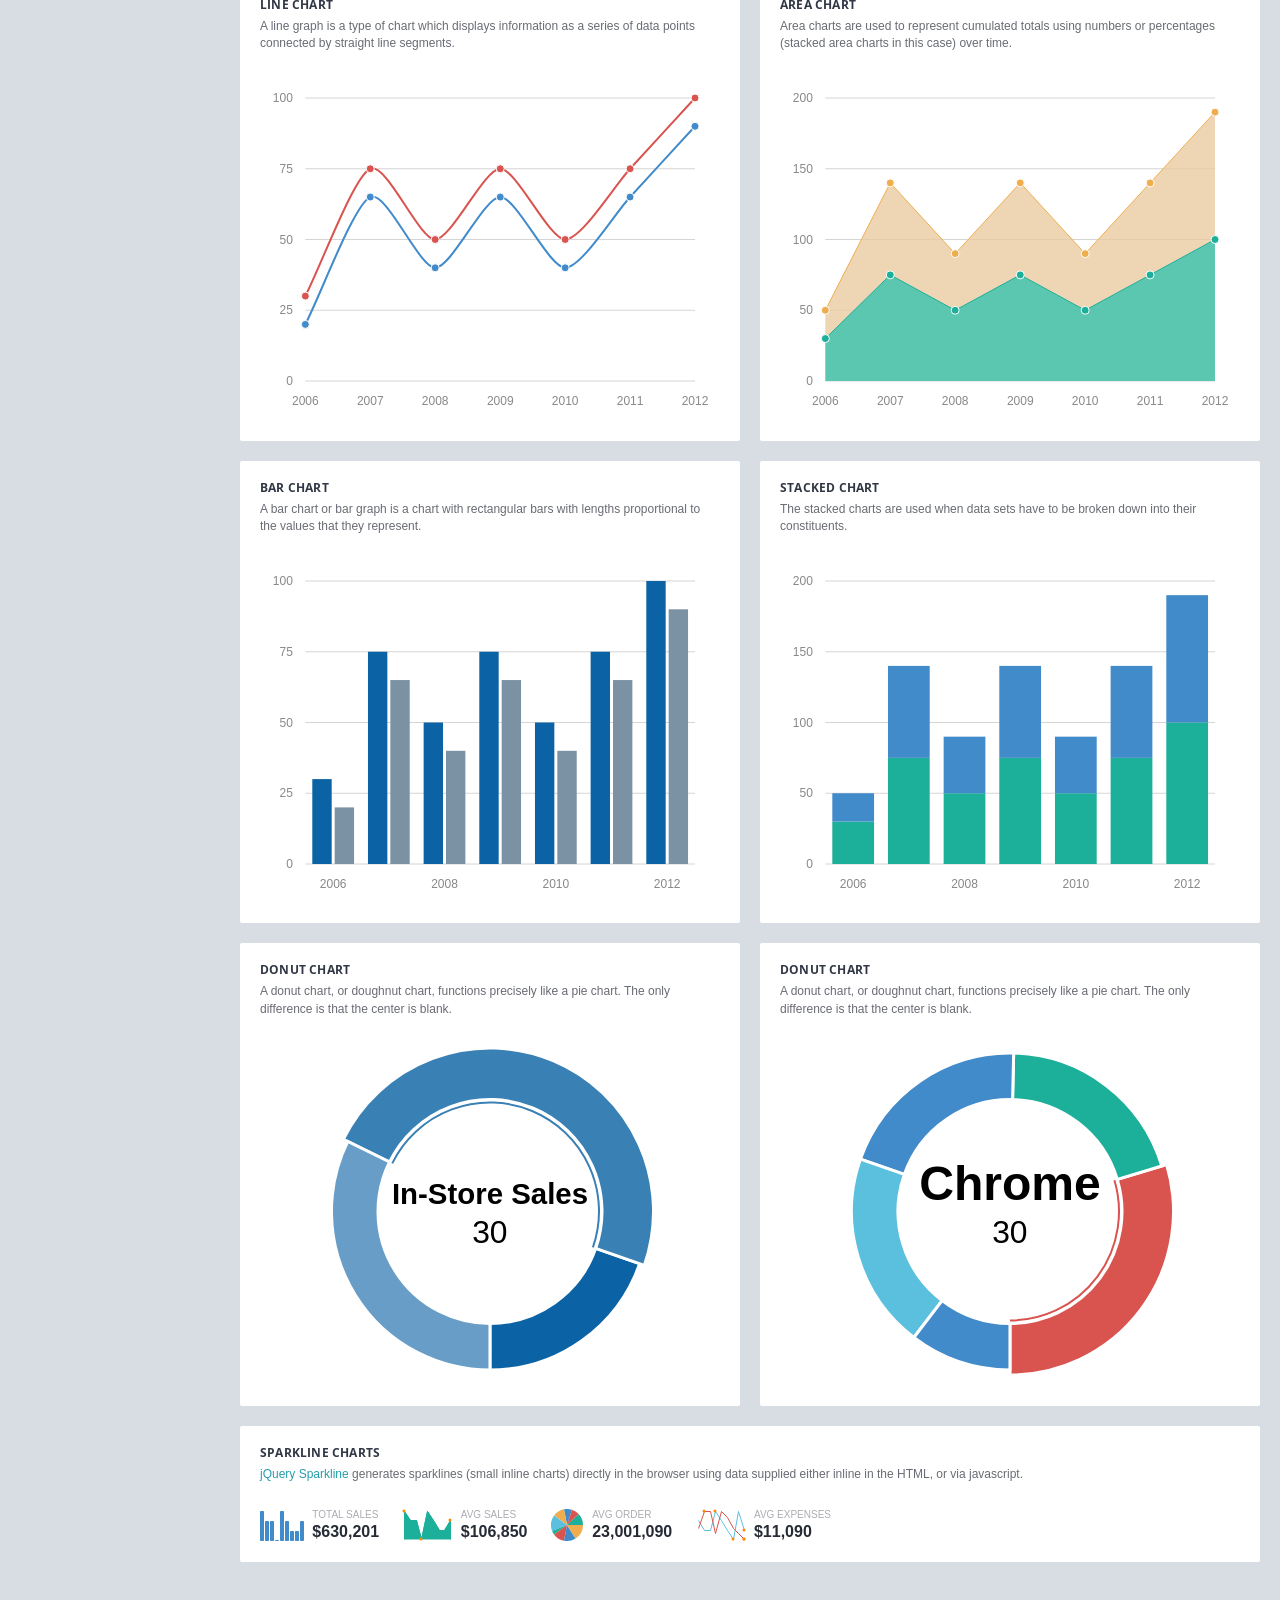
<file: quirk/templates/graphs.html>
<!DOCTYPE html>
<html lang="en">
<head>
  <meta charset="utf-8">
  <meta name="viewport" content="width=device-width, initial-scale=1.0, maximum-scale=1.0">
  <meta name="description" content="">
  <meta name="author" content="">
  <!--<link rel="shortcut icon" href="../images/favicon.png" type="image/png">-->

  <title>Quirk Responsive Admin Templates</title>

  <link rel="stylesheet" href="../lib/fontawesome/css/font-awesome.css">
  <link rel="stylesheet" href="../lib/weather-icons/css/weather-icons.css">
  <link rel="stylesheet" href="../lib/jquery-toggles/toggles-full.css">
  <link rel="stylesheet" href="../lib/morrisjs/morris.css">

  <link rel="stylesheet" href="../css/quirk.css">

  <script src="../lib/modernizr/modernizr.js"></script>
  <!-- HTML5 shim and Respond.js IE8 support of HTML5 elements and media queries -->
  <!--[if lt IE 9]>
  <script src="../lib/html5shiv/html5shiv.js"></script>
  <script src="../lib/respond/respond.src.js"></script>
  <![endif]-->
</head>

<body>

  <header>
    <div class="headerpanel">

      <div class="logopanel">
        <h2><a href="index.html">Quirk</a></h2>
      </div><!-- logopanel -->

      <div class="headerbar">

        <a id="menuToggle" class="menutoggle"><i class="fa fa-bars"></i></a>

        <div class="searchpanel">
          <div class="input-group">
            <input type="text" class="form-control" placeholder="Search for...">
            <span class="input-group-btn">
              <button class="btn btn-default" type="button"><i class="fa fa-search"></i></button>
            </span>
          </div><!-- input-group -->
        </div>

        <div class="header-right">
        <ul class="headermenu">
          <li>
            <div id="noticePanel" class="btn-group">
              <button class="btn btn-notice alert-notice" data-toggle="dropdown">
                <i class="fa fa-globe"></i>
              </button>
              <div id="noticeDropdown" class="dropdown-menu dm-notice pull-right">
                <div role="tabpanel">
                  <!-- Nav tabs -->
                  <ul class="nav nav-tabs nav-justified" role="tablist">
                    <li class="active"><a data-target="#notification" data-toggle="tab">Notifications (2)</a></li>
                    <li><a data-target="#reminders" data-toggle="tab">Reminders (4)</a></li>
                  </ul>

                  <!-- Tab panes -->
                  <div class="tab-content">
                    <div role="tabpanel" class="tab-pane active" id="notification">
                      <ul class="list-group notice-list">
                        <li class="list-group-item unread">
                          <div class="row">
                            <div class="col-xs-2">
                              <i class="fa fa-envelope"></i>
                            </div>
                            <div class="col-xs-10">
                              <h5><a href="">New message from Weno Carasbong</a></h5>
                              <small>June 20, 2015</small>
                              <span>Soluta nobis est eligendi optio cumque...</span>
                            </div>
                          </div>
                        </li>
                        <li class="list-group-item unread">
                          <div class="row">
                            <div class="col-xs-2">
                              <i class="fa fa-user"></i>
                            </div>
                            <div class="col-xs-10">
                              <h5><a href="">Renov Leonga is now following you!</a></h5>
                              <small>June 18, 2015</small>
                            </div>
                          </div>
                        </li>
                        <li class="list-group-item">
                          <div class="row">
                            <div class="col-xs-2">
                              <i class="fa fa-user"></i>
                            </div>
                            <div class="col-xs-10">
                              <h5><a href="">Zaham Sindil is now following you!</a></h5>
                              <small>June 17, 2015</small>
                            </div>
                          </div>
                        </li>
                        <li class="list-group-item">
                          <div class="row">
                            <div class="col-xs-2">
                              <i class="fa fa-thumbs-up"></i>
                            </div>
                            <div class="col-xs-10">
                              <h5><a href="">Rey Reslaba likes your post!</a></h5>
                              <small>June 16, 2015</small>
                              <span>HTML5 For Beginners Chapter 1</span>
                            </div>
                          </div>
                        </li>
                        <li class="list-group-item">
                          <div class="row">
                            <div class="col-xs-2">
                              <i class="fa fa-comment"></i>
                            </div>
                            <div class="col-xs-10">
                              <h5><a href="">Socrates commented on your post!</a></h5>
                              <small>June 16, 2015</small>
                              <span>Temporibus autem et aut officiis debitis...</span>
                            </div>
                          </div>
                        </li>
                      </ul>
                      <a class="btn-more" href="">View More Notifications <i class="fa fa-long-arrow-right"></i></a>
                    </div><!-- tab-pane -->

                    <div role="tabpanel" class="tab-pane" id="reminders">
                      <h1 id="todayDay" class="today-day">...</h1>
                      <h3 id="todayDate" class="today-date">...</h3>

                      <h5 class="today-weather"><i class="wi wi-hail"></i> Cloudy 77 Degree</h5>
                      <p>Thunderstorm in the area this afternoon through this evening</p>

                      <h4 class="panel-title">Upcoming Events</h4>
                      <ul class="list-group">
                        <li class="list-group-item">
                          <div class="row">
                            <div class="col-xs-2">
                              <h4>20</h4>
                              <p>Aug</p>
                            </div>
                            <div class="col-xs-10">
                              <h5><a href="">HTML5/CSS3 Live! United States</a></h5>
                              <small>San Francisco, CA</small>
                            </div>
                          </div>
                        </li>
                        <li class="list-group-item">
                          <div class="row">
                            <div class="col-xs-2">
                              <h4>05</h4>
                              <p>Sep</p>
                            </div>
                            <div class="col-xs-10">
                              <h5><a href="">Web Technology Summit</a></h5>
                              <small>Sydney, Australia</small>
                            </div>
                          </div>
                        </li>
                        <li class="list-group-item">
                          <div class="row">
                            <div class="col-xs-2">
                              <h4>25</h4>
                              <p>Sep</p>
                            </div>
                            <div class="col-xs-10">
                              <h5><a href="">HTML5 Developer Conference 2015</a></h5>
                              <small>Los Angeles CA United States</small>
                            </div>
                          </div>
                        </li>
                        <li class="list-group-item">
                          <div class="row">
                            <div class="col-xs-2">
                              <h4>10</h4>
                              <p>Oct</p>
                            </div>
                            <div class="col-xs-10">
                              <h5><a href="">AngularJS Conference 2015</a></h5>
                              <small>Silicon Valley CA, United States</small>
                            </div>
                          </div>
                        </li>
                      </ul>
                      <a class="btn-more" href="">View More Events <i class="fa fa-long-arrow-right"></i></a>
                    </div>
                  </div>
                </div>
              </div>
            </div>
          </li>
          <li>
            <div class="btn-group">
              <button type="button" class="btn btn-logged" data-toggle="dropdown">
                <img src="../images/photos/loggeduser.png" alt="" />
                Elen Adarna
                <span class="caret"></span>
              </button>
              <ul class="dropdown-menu pull-right">
                <li><a href="profile.html"><i class="glyphicon glyphicon-user"></i> My Profile</a></li>
                <li><a href="#"><i class="glyphicon glyphicon-cog"></i> Account Settings</a></li>
                <li><a href="#"><i class="glyphicon glyphicon-question-sign"></i> Help</a></li>
                <li><a href="signin.html"><i class="glyphicon glyphicon-log-out"></i> Log Out</a></li>
              </ul>
            </div>
          </li>
          <li>
            <button id="chatview" class="btn btn-chat alert-notice">
              <span class="badge-alert"></span>
              <i class="fa fa-comments-o"></i>
            </button>
          </li>
        </ul>
      </div><!-- header-right -->
    </div><!-- headerbar -->
  </div><!-- header-->
</header>

<section>

  <div class="leftpanel">
    <div class="leftpanelinner">

      <!-- ################## LEFT PANEL PROFILE ################## -->

      <div class="media leftpanel-profile">
        <div class="media-left">
          <a href="#">
            <img src="../images/photos/loggeduser.png" alt="" class="media-object img-circle">
          </a>
        </div>
        <div class="media-body">
          <h4 class="media-heading">Elen Adarna <a data-toggle="collapse" data-target="#loguserinfo" class="pull-right"><i class="fa fa-angle-down"></i></a></h4>
          <span>Software Engineer</span>
        </div>
      </div><!-- leftpanel-profile -->

      <div class="leftpanel-userinfo collapse" id="loguserinfo">
        <h5 class="sidebar-title">Address</h5>
        <address>
          4975 Cambridge Road
          Miami Gardens, FL 33056
        </address>
        <h5 class="sidebar-title">Contact</h5>
        <ul class="list-group">
          <li class="list-group-item">
            <label class="pull-left">Email</label>
            <span class="pull-right">me@themepixels.com</span>
          </li>
          <li class="list-group-item">
            <label class="pull-left">Home</label>
            <span class="pull-right">(032) 1234 567</span>
          </li>
          <li class="list-group-item">
            <label class="pull-left">Mobile</label>
            <span class="pull-right">+63012 3456 789</span>
          </li>
          <li class="list-group-item">
            <label class="pull-left">Social</label>
            <div class="social-icons pull-right">
              <a href="#"><i class="fa fa-facebook-official"></i></a>
              <a href="#"><i class="fa fa-twitter"></i></a>
              <a href="#"><i class="fa fa-pinterest"></i></a>
            </div>
          </li>
        </ul>
      </div><!-- leftpanel-userinfo -->

      <ul class="nav nav-tabs nav-justified nav-sidebar">
        <li class="tooltips active" data-toggle="tooltip" title="Main Menu"><a data-toggle="tab" data-target="#mainmenu"><i class="tooltips fa fa-ellipsis-h"></i></a></li>
        <li class="tooltips unread" data-toggle="tooltip" title="Check Mail"><a data-toggle="tab" data-target="#emailmenu"><i class="tooltips fa fa-envelope"></i></a></li>
        <li class="tooltips" data-toggle="tooltip" title="Contacts"><a data-toggle="tab" data-target="#contactmenu"><i class="fa fa-user"></i></a></li>
        <li class="tooltips" data-toggle="tooltip" title="Settings"><a data-toggle="tab" data-target="#settings"><i class="fa fa-cog"></i></a></li>
        <li class="tooltips" data-toggle="tooltip" title="Log Out"><a href="signin.html"><i class="fa fa-sign-out"></i></a></li>
      </ul>

      <div class="tab-content">

        <!-- ################# MAIN MENU ################### -->

        <div class="tab-pane active" id="mainmenu">
          <h5 class="sidebar-title">Favorites</h5>
          <ul class="nav nav-pills nav-stacked nav-quirk">
            <li><a href="index.html"><i class="fa fa-home"></i> <span>Dashboard</span></a></li>
            <li><a href="widgets.html"><span class="badge pull-right">10+</span><i class="fa fa-cube"></i> <span>Widgets</span></a></li>
            <li><a href="maps.html"><i class="fa fa-map-marker"></i> <span>Maps</span></a></li>
          </ul>

          <h5 class="sidebar-title">Main Menu</h5>
          <ul class="nav nav-pills nav-stacked nav-quirk">
            <li class="nav-parent">
              <a href=""><i class="fa fa-check-square"></i> <span>Forms</span></a>
              <ul class="children">
                <li><a href="general-forms.html">Form Elements</a></li>
                <li><a href="form-validation.html">Form Validation</a></li>
                <li><a href="form-wizards.html">Form Wizards</a></li>
                <li><a href="wysiwyg.html">Text Editor</a></li>
              </ul>
            </li>
            <li class="nav-parent active"><a href=""><i class="fa fa-suitcase"></i> <span>UI Elements</span></a>
              <ul class="children">
                <li><a href="buttons.html">Buttons</a></li>
                <li><a href="icons.html">Icons</a></li>
                <li><a href="typography.html">Typography</a></li>
                <li><a href="alerts.html">Alerts &amp; Notifications</a></li>
                <li><a href="tabs-accordions.html">Tabs &amp; Accordions</a></li>
                <li><a href="sliders.html">Sliders</a></li>
                <li class="active"><a href="graphs.html">Graphs &amp; Charts</a></li>
                <li><a href="panels.html">Panels</a></li>
                <li><a href="extras.html">Extras</a></li>
              </ul>
            </li>
            <li class="nav-parent"><a href=""><i class="fa fa-th-list"></i> <span>Tables</span></a>
              <ul class="children">
                <li><a href="basic-tables.html">Basic Tables</a></li>
                <li><a href="data-tables.html">Data Tables</a></li>
              </ul>
            </li>
            <li class="nav-parent"><a href=""><i class="fa fa-file-text"></i> <span>Pages</span></a>
              <ul class="children">
                <li><a href="asset-manager.html">Asset Manager</a></li>
                <li><a href="people-directory.html">People Directory</a></li>
                <li><a href="timeline.html">Timeline</a></li>
                <li><a href="profile.html">Profile</a></li>
                <li><a href="blank.html">Blank Page</a></li>
                <li><a href="notfound.html">404 Page</a></li>
                <li><a href="signin.html">Sign In</a></li>
                <li><a href="signup.html">Sign Up</a></li>
              </ul>
            </li>
          </ul>
        </div><!-- tab-pane -->

        <!-- ######################## EMAIL MENU ##################### -->

        <div class="tab-pane" id="emailmenu">
          <div class="sidebar-btn-wrapper">
            <a href="compose.html" class="btn btn-danger btn-block">Compose</a>
          </div>

          <h5 class="sidebar-title">Mailboxes</h5>
          <ul class="nav nav-pills nav-stacked nav-quirk nav-mail">
            <li><a href="email.html"><i class="fa fa-inbox"></i> <span>Inbox (3)</span></a></li>
            <li><a href="email.html"><i class="fa fa-pencil"></i> <span>Draft (2)</span></a></li>
            <li><a href="email.html"><i class="fa fa-paper-plane"></i> <span>Sent</span></a></li>
          </ul>

          <h5 class="sidebar-title">Tags</h5>
          <ul class="nav nav-pills nav-stacked nav-quirk nav-label">
            <li><a href="#"><i class="fa fa-tags primary"></i> <span>Communication</span></a></li>
            <li><a href="#"><i class="fa fa-tags success"></i> <span>Updates</span></a></li>
            <li><a href="#"><i class="fa fa-tags warning"></i> <span>Promotions</span></a></li>
            <li><a href="#"><i class="fa fa-tags danger"></i> <span>Social</span></a></li>
          </ul>
        </div><!-- tab-pane -->

        <!-- ################### CONTACT LIST ################### -->

        <div class="tab-pane" id="contactmenu">
          <div class="input-group input-search-contact">
            <input type="text" class="form-control" placeholder="Search contact">
            <span class="input-group-btn">
              <button class="btn btn-default" type="button"><i class="fa fa-search"></i></button>
            </span>
          </div>
          <h5 class="sidebar-title">My Contacts</h5>
          <ul class="media-list media-list-contacts">
            <li class="media">
              <a href="#">
                <div class="media-left">
                  <img class="media-object img-circle" src="../images/photos/user1.png" alt="">
                </div>
                <div class="media-body">
                  <h4 class="media-heading">Christina R. Hill</h4>
                  <span><i class="fa fa-phone"></i> 386-752-1860</span>
                </div>
              </a>
            </li>
            <li class="media">
              <a href="#">
                <div class="media-left">
                  <img class="media-object img-circle" src="../images/photos/user2.png" alt="">
                </div>
                <div class="media-body">
                  <h4 class="media-heading">Floyd M. Romero</h4>
                  <span><i class="fa fa-mobile"></i> +1614-650-8281</span>
                </div>
              </a>
            </li>
            <li class="media">
              <a href="#">
                <div class="media-left">
                  <img class="media-object img-circle" src="../images/photos/user3.png" alt="">
                </div>
                <div class="media-body">
                  <h4 class="media-heading">Jennie S. Gray</h4>
                  <span><i class="fa fa-phone"></i> 310-757-8444</span>
                </div>
              </a>
            </li>
            <li class="media">
              <a href="#">
                <div class="media-left">
                  <img class="media-object img-circle" src="../images/photos/user4.png" alt="">
                </div>
                <div class="media-body">
                  <h4 class="media-heading">Alia J. Locher</h4>
                  <span><i class="fa fa-mobile"></i> +1517-386-0059</span>
                </div>
              </a>
            </li>
            <li class="media">
              <a href="#">
                <div class="media-left">
                  <img class="media-object img-circle" src="../images/photos/user5.png" alt="">
                </div>
                <div class="media-body">
                  <h4 class="media-heading">Nicholas T. Hinkle</h4>
                  <span><i class="fa fa-skype"></i> nicholas.hinkle</span>
                </div>
              </a>
            </li>
            <li class="media">
              <a href="#">
                <div class="media-left">
                  <img class="media-object img-circle" src="../images/photos/user6.png" alt="">
                </div>
                <div class="media-body">
                  <h4 class="media-heading">Jamie W. Bradford</h4>
                  <span><i class="fa fa-phone"></i> 225-270-2425</span>
                </div>
              </a>
            </li>
            <li class="media">
              <a href="#">
                <div class="media-left">
                  <img class="media-object img-circle" src="../images/photos/user7.png" alt="">
                </div>
                <div class="media-body">
                  <h4 class="media-heading">Pamela J. Stump</h4>
                  <span><i class="fa fa-mobile"></i> +1773-879-2491</span>
                </div>
              </a>
            </li>
            <li class="media">
              <a href="#">
                <div class="media-left">
                  <img class="media-object img-circle" src="../images/photos/user8.png" alt="">
                </div>
                <div class="media-body">
                  <h4 class="media-heading">Refugio C. Burgess</h4>
                  <span><i class="fa fa-mobile"></i> +1660-627-7184</span>
                </div>
              </a>
            </li>
            <li class="media">
              <a href="#">
                <div class="media-left">
                  <img class="media-object img-circle" src="../images/photos/user9.png" alt="">
                </div>
                <div class="media-body">
                  <h4 class="media-heading">Ashley T. Brewington</h4>
                  <span><i class="fa fa-skype"></i> ashley.brewington</span>
                </div>
              </a>
            </li>
            <li class="media">
              <a href="#">
                <div class="media-left">
                  <img class="media-object img-circle" src="../images/photos/user10.png" alt="">
                </div>
                <div class="media-body">
                  <h4 class="media-heading">Roberta F. Horn</h4>
                  <span><i class="fa fa-phone"></i> 716-630-0132</span>
                </div>
              </a>
            </li>
          </ul>
        </div><!-- tab-pane -->

        <!-- #################### SETTINGS ################### -->

        <div class="tab-pane" id="settings">
          <h5 class="sidebar-title">General Settings</h5>
          <ul class="list-group list-group-settings">
            <li class="list-group-item">
              <h5>Daily Newsletter</h5>
              <small>Get notified when someone else is trying to access your account.</small>
              <div class="toggle-wrapper">
                <div class="leftpanel-toggle toggle-light success"></div>
              </div>
            </li>
            <li class="list-group-item">
              <h5>Call Phones</h5>
              <small>Make calls to friends and family right from your account.</small>
              <div class="toggle-wrapper">
                <div class="leftpanel-toggle-off toggle-light success"></div>
              </div>
            </li>
          </ul>
          <h5 class="sidebar-title">Security Settings</h5>
          <ul class="list-group list-group-settings">
            <li class="list-group-item">
              <h5>Login Notifications</h5>
              <small>Get notified when someone else is trying to access your account.</small>
              <div class="toggle-wrapper">
                <div class="leftpanel-toggle toggle-light success"></div>
              </div>
            </li>
            <li class="list-group-item">
              <h5>Phone Approvals</h5>
              <small>Use your phone when login as an extra layer of security.</small>
              <div class="toggle-wrapper">
                <div class="leftpanel-toggle toggle-light success"></div>
              </div>
            </li>
          </ul>
        </div><!-- tab-pane -->


      </div><!-- tab-content -->

    </div><!-- leftpanelinner -->
  </div><!-- leftpanel -->

  <div class="mainpanel">

    <div class="contentpanel">

      <ol class="breadcrumb breadcrumb-quirk">
        <li><a href="index.html"><i class="fa fa-home mr5"></i> Home</a></li>
        <li><a href="buttons.html">UI Elements</a></li>
        <li class="active">Graphs &amp; Charts</li>
      </ol>

      <hr class="darken">

      <h4 class="panel-title mb5">Flot Charts </h4>
      <p class="mb20"><a href="http://www.flotcharts.org/" target="_blank">Flot</a> is a pure JavaScript plotting library for jQuery, with a focus on simple usage, attractive looks and interactive features.</p>

      <div class="row">
        <div class="col-sm-6">
          <div class="panel">
            <div class="panel-heading">
              <h4 class="panel-title">Simple Chart</h4>
              <p>Create a placeholder, make sure it has dimensions (so Flot knows at what size to draw the plot), then call the plot function with your data.</p>
            </div>
            <div class="panel-body">
              <div id="basicflot" class="flot-chart"></div>
            </div>
          </div><!-- panel -->
        </div><!-- col-sm-6 -->

        <div class="col-sm-6">
          <div class="panel">
            <div class="panel-heading">
              <h4 class="panel-title">Using Other Symbols</h4>
              <p>For other point types, you can define a callback function to draw the symbol. Some common symbols are available in the symbol plugin.</p>
            </div>
            <div class="panel-body">
              <div id="basicflot2" class="flot-chart"></div>
            </div>
          </div><!-- panel -->
        </div><!-- col-sm-6 -->
      </div><!-- row -->

      <div class="row">
        <div class="col-sm-6">
          <div class="panel">
            <div class="panel-heading">
              <h4 class="panel-title">Tracking With Crosshair</h4>
              <p>You can add crosshairs that'll track the mouse position, either on both axes or as here on only one.</p>
            </div>
            <div class="panel-body">
              <div id="trackingchart" class="flot-chart"></div>
            </div>
          </div><!-- panel -->
        </div><!-- col-sm-6 -->

        <div class="col-sm-6">
          <div class="panel">
            <div class="panel-heading">
              <h4 class="panel-title">Real Time Updates</h4>
              <p>You can update a chart periodically to get a real-time effect by using a timer to insert the new data in the plot and redraw it.</p>
            </div>
            <div class="panel-body">
              <div id="realtimechart" class="flot-chart"></div>
            </div>
          </div><!-- panel -->
        </div><!-- col-sm-6 -->
      </div><!-- row -->

      <div class="row">
        <div class="col-sm-6">
          <div class="panel">
            <div class="panel-heading">
              <h4 class="panel-title">Bar Chart</h4>
              <p>With the categories plugin you can plot categories/textual data easily.</p>
            </div>
            <div class="panel-body">
              <div id="barchart" class="flot-chart"></div>
            </div>
          </div><!-- panel -->
        </div><!-- col-sm-6 -->

        <div class="col-sm-6">
          <div class="panel">
            <div class="panel-heading">
              <h4 class="panel-title">Pie Chart</h4>
              <p>Labels can be hidden if the slice is less than a given percentage of the pie.</p>
            </div>
            <div class="panel-body">
              <div id="piechart" class="flot-chart"></div>
            </div>
          </div><!-- panel -->
        </div><!-- col-sm-6 -->
      </div><!-- row -->

      <hr class="darken">

      <h4 class="panel-title">Morris Charts </h4>
      <p class="mb20"><a href="http://www.oesmith.co.uk/morris.js/index.html" target="_blank">Morris</a> chart - good-looking charts shouldn't be difficult.</p>

      <div class="row">
        <div class="col-sm-6">
          <div class="panel">
            <div class="panel-heading">
              <h4 class="panel-title">Line Chart</h4>
              <p>A line graph is a type of chart which displays information as a series of data points connected by straight line segments.</p>
            </div>
            <div class="panel-body">
              <div id="line-chart" class="body-chart"></div>
            </div>
          </div><!-- panel -->
        </div><!-- col-sm-6 -->

        <div class="col-sm-6">
          <div class="panel">
            <div class="panel-heading">
              <h4 class="panel-title">Area Chart</h4>
              <p>Area charts are used to represent cumulated totals using numbers or percentages (stacked area charts in this case) over time.</p>
            </div>
            <div class="panel-body">
              <div id="area-chart" class="body-chart"></div>
            </div>
          </div><!-- panel -->
        </div><!-- col-sm-6 -->
      </div><!-- row -->

      <div class="row">
        <div class="col-sm-6">
          <div class="panel">
            <div class="panel-heading">
              <h4 class="panel-title">Bar Chart</h4>
              <p>A bar chart or bar graph is a chart with rectangular bars with lengths proportional to the values that they represent.</p>
            </div>
            <div class="panel-body">
              <div id="bar-chart" class="body-chart"></div>
            </div>
          </div><!-- panel -->
        </div><!-- col-sm-6 -->

        <div class="col-sm-6">
          <div class="panel">
            <div class="panel-heading">
              <h4 class="panel-title">Stacked Chart</h4>
              <p>The stacked charts are used when data sets have to be broken down into their constituents.</p>
            </div>
            <div class="panel-body">
              <div id="stacked-chart" class="body-chart"></div>
            </div>
          </div><!-- panel -->
        </div><!-- col-sm-6 -->
      </div><!-- row -->

      <div class="row">
        <div class="col-sm-6">
          <div class="panel">
            <div class="panel-heading">
              <h4 class="panel-title">Donut Chart</h4>
              <p>A donut chart, or doughnut chart, functions precisely like a pie chart. The only difference is that the center is blank.</p>
            </div>
            <div class="panel-body">
              <div id="donut-chart" class="body-chart"></div>
            </div>
          </div><!-- panel -->
        </div><!-- col-sm-6 -->

        <div class="col-sm-6">
          <div class="panel">
            <div class="panel-heading">
              <h4 class="panel-title">Donut Chart</h4>
              <p>A donut chart, or doughnut chart, functions precisely like a pie chart. The only difference is that the center is blank.</p>
            </div>
            <div class="panel-body">
              <div id="donut-chart2" class="body-chart"></div>
            </div>
          </div><!-- panel -->
        </div><!-- col-sm-6 -->
      </div><!-- row -->

      <div class="panel">
        <div class="panel-heading">
          <h4 class="panel-title panel-title-alt">Sparkline Charts </h4>
          <p><a href="http://omnipotent.net/jquery.sparkline" target="_blank">jQuery Sparkline</a> generates sparklines (small inline charts) directly in the browser using data supplied either inline in the HTML, or via javascript. </p>
        </div><!-- panel-heading -->
        <div class="panel-body">

          <div class="tinystat mr20">
            <div id="sparkline" class="chart mt5"></div>
            <div class="datainfo">
              <span class="text-muted">Total Sales</span>
              <h4>$630,201</h4>
            </div>
          </div><!-- tinystat -->

          <div class="tinystat mr20">
            <div id="sparkline2" class="chart mt5"></div>
            <div class="datainfo">
              <span class="text-muted">Avg Sales</span>
              <h4>$106,850</h4>
            </div>
          </div><!-- tinystat -->

          <div class="tinystat mr20">
            <div id="sparkline3" class="chart mt5">1,5,3,6,8,2</div>
            <div class="datainfo">
              <span class="text-muted">Avg Order</span>
              <h4>23,001,090</h4>
            </div>
          </div><!-- tinystat -->

          <div class="tinystat">
            <div id="sparkline4" class="chart mt5">1,5,3,6,8,2</div>
            <div class="datainfo">
              <span class="text-muted">Avg Expenses</span>
              <h4>$11,090</h4>
            </div>
          </div><!-- tinystat -->

        </div><!-- panel-body -->
      </div><!-- panel -->

    </div><!-- contentpanel -->

  </div><!-- mainpanel -->

</section>

<script src="../lib/jquery/jquery.js"></script>
<script src="../lib/jquery-ui/jquery-ui.js"></script>
<script src="../lib/bootstrap/js/bootstrap.js"></script>
<script src="../lib/jquery-toggles/toggles.js"></script>

<script src="../lib/flot/jquery.flot.js"></script>
<script src="../lib/flot/jquery.flot.resize.js"></script>
<script src="../lib/flot/jquery.flot.symbol.js"></script>
<script src="../lib/flot/jquery.flot.crosshair.js"></script>
<script src="../lib/flot/jquery.flot.categories.js"></script>
<script src="../lib/flot/jquery.flot.pie.js"></script>

<script src="../lib/flot-spline/jquery.flot.spline.js"></script>

<script src="../lib/morrisjs/morris.js"></script>
<script src="../lib/raphael/raphael.js"></script>

<script src="../lib/jquery-sparkline/jquery.sparkline.js"></script>

<script src="../js/quirk.js"></script>
<script src="../js/charts.js"></script>

</body>
</html>
</file>
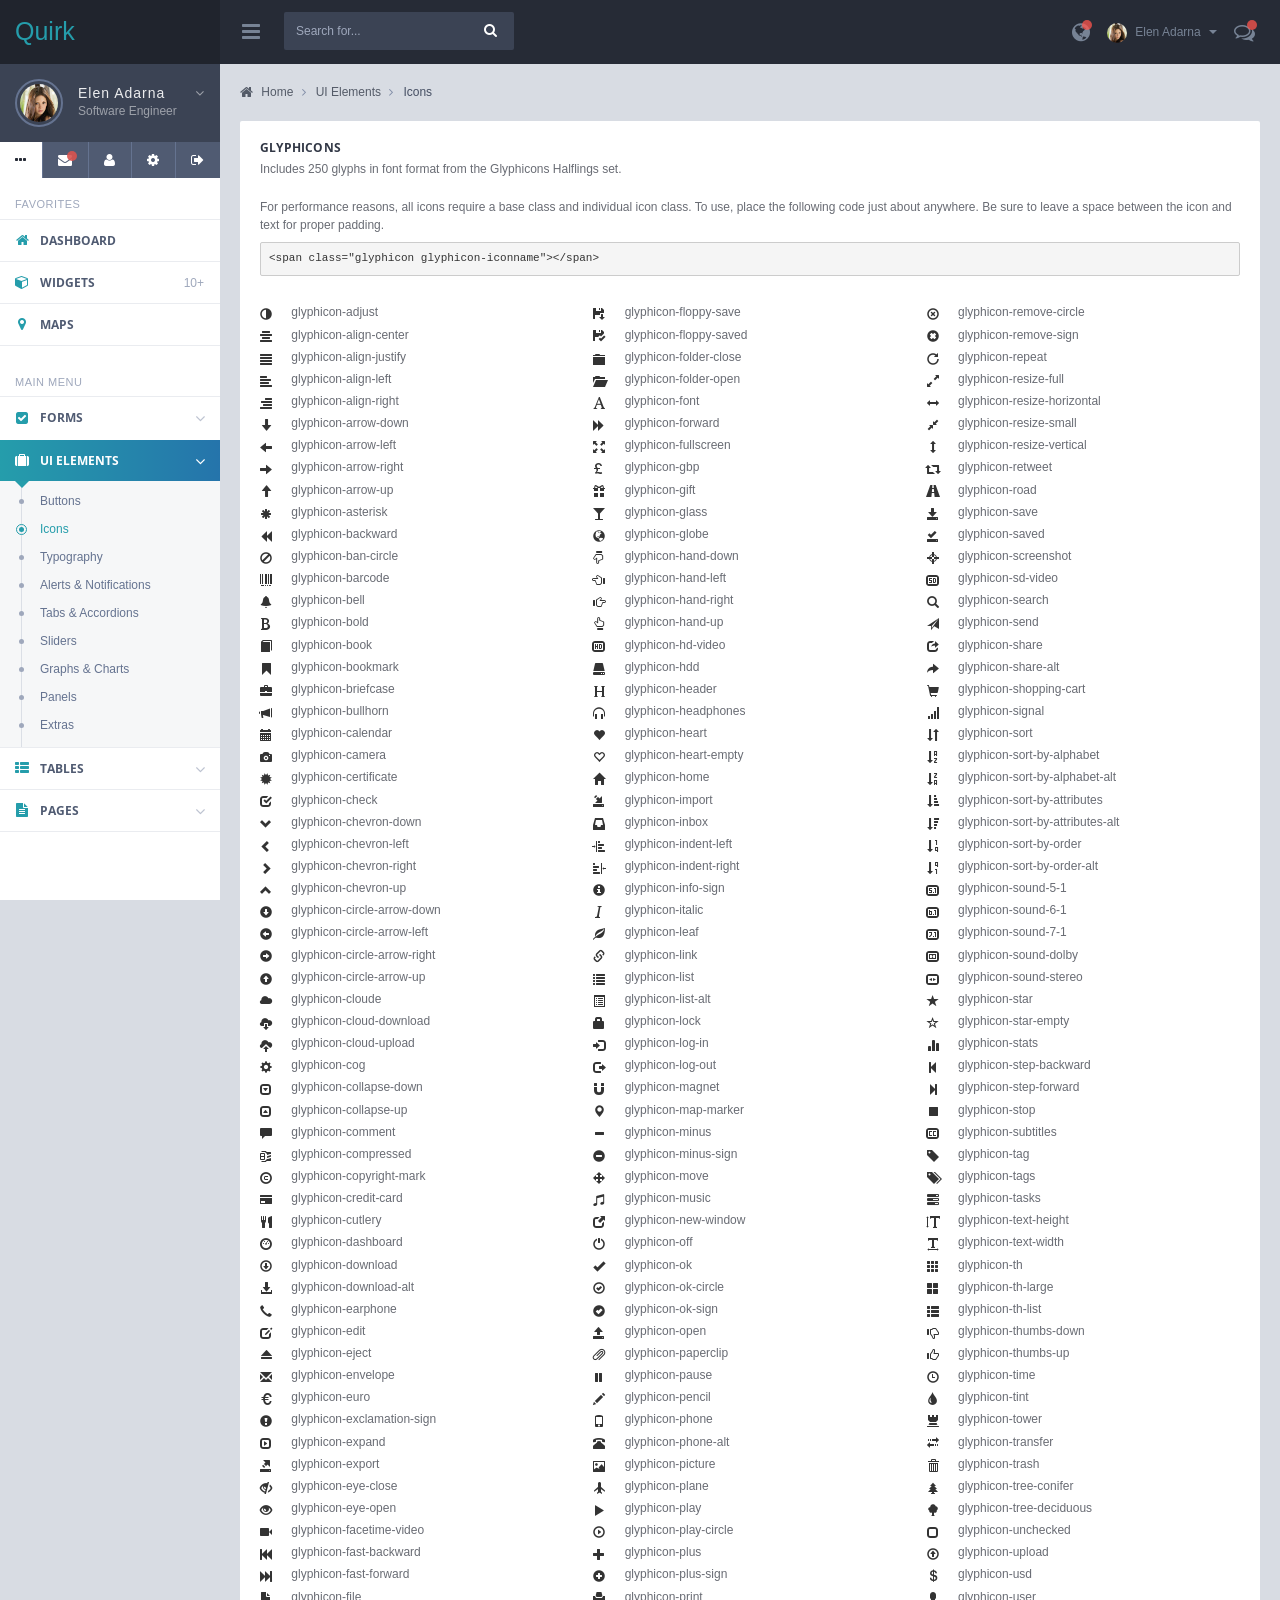
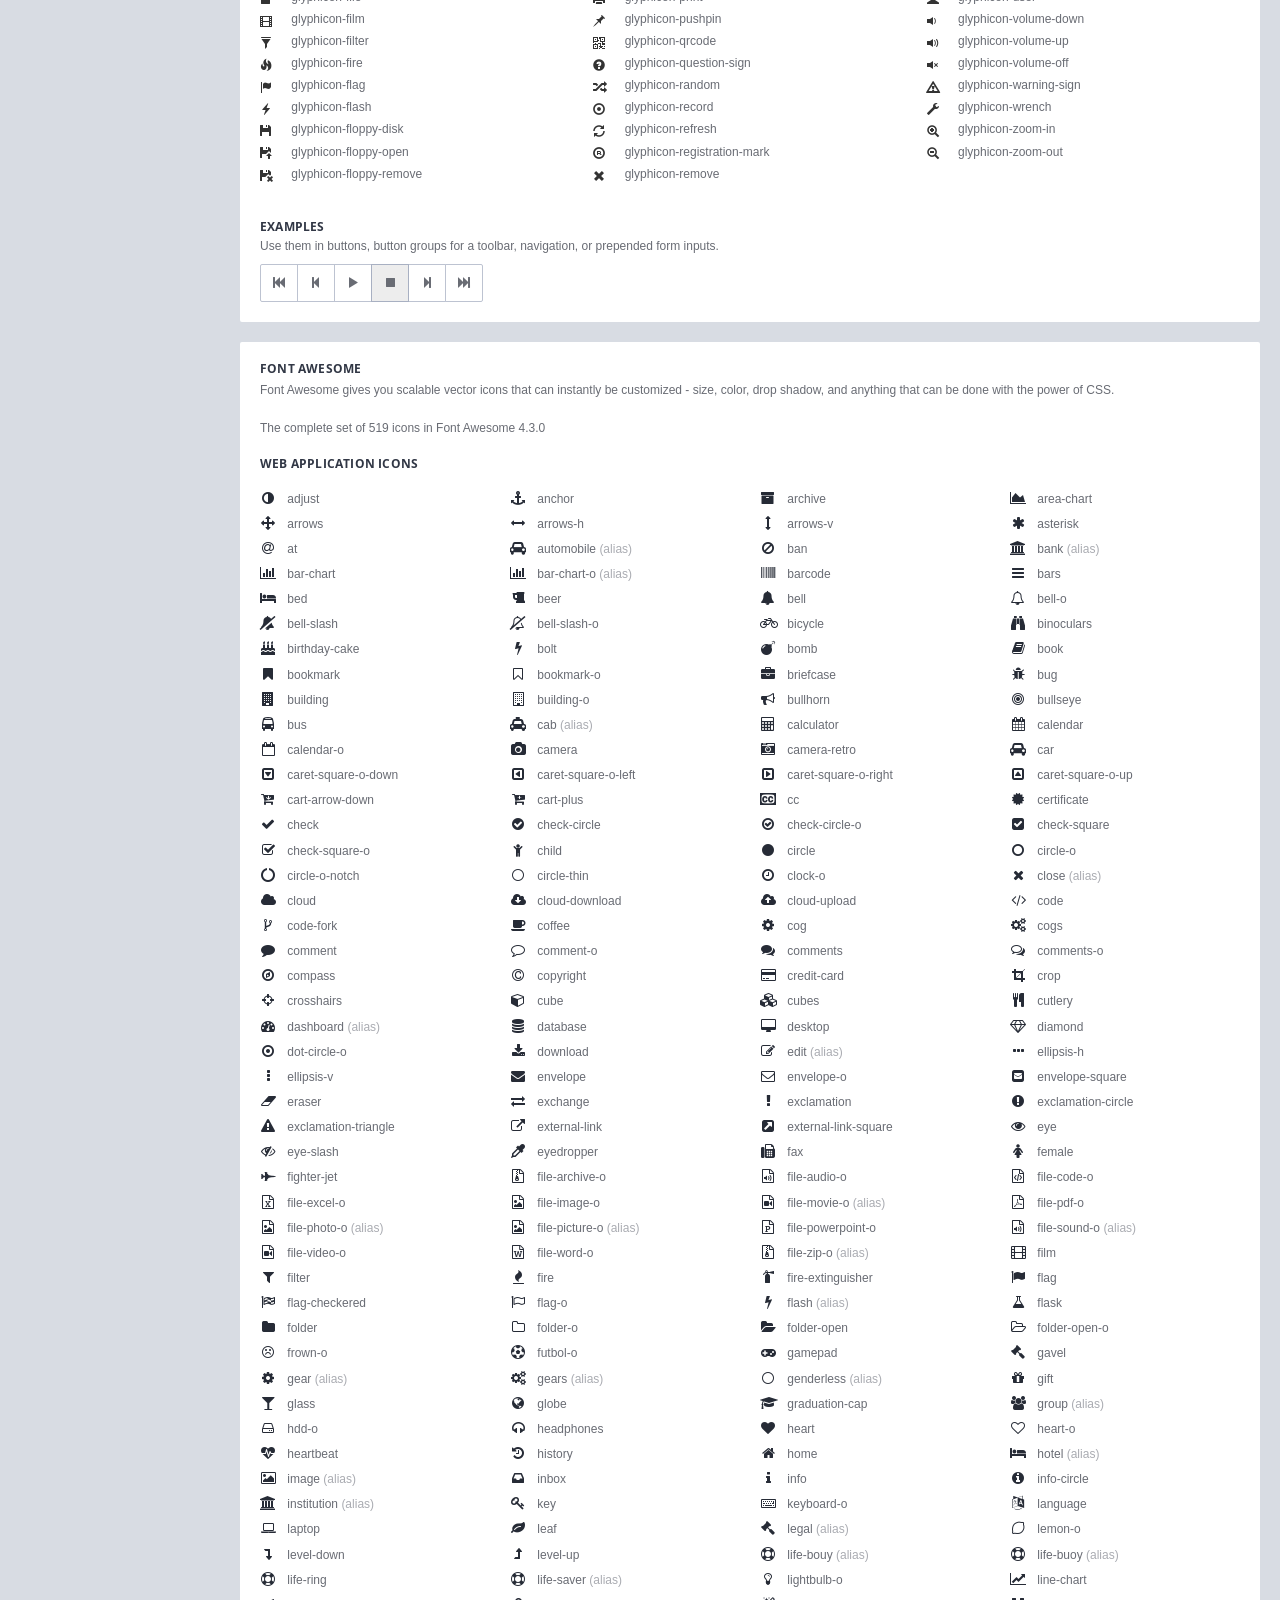
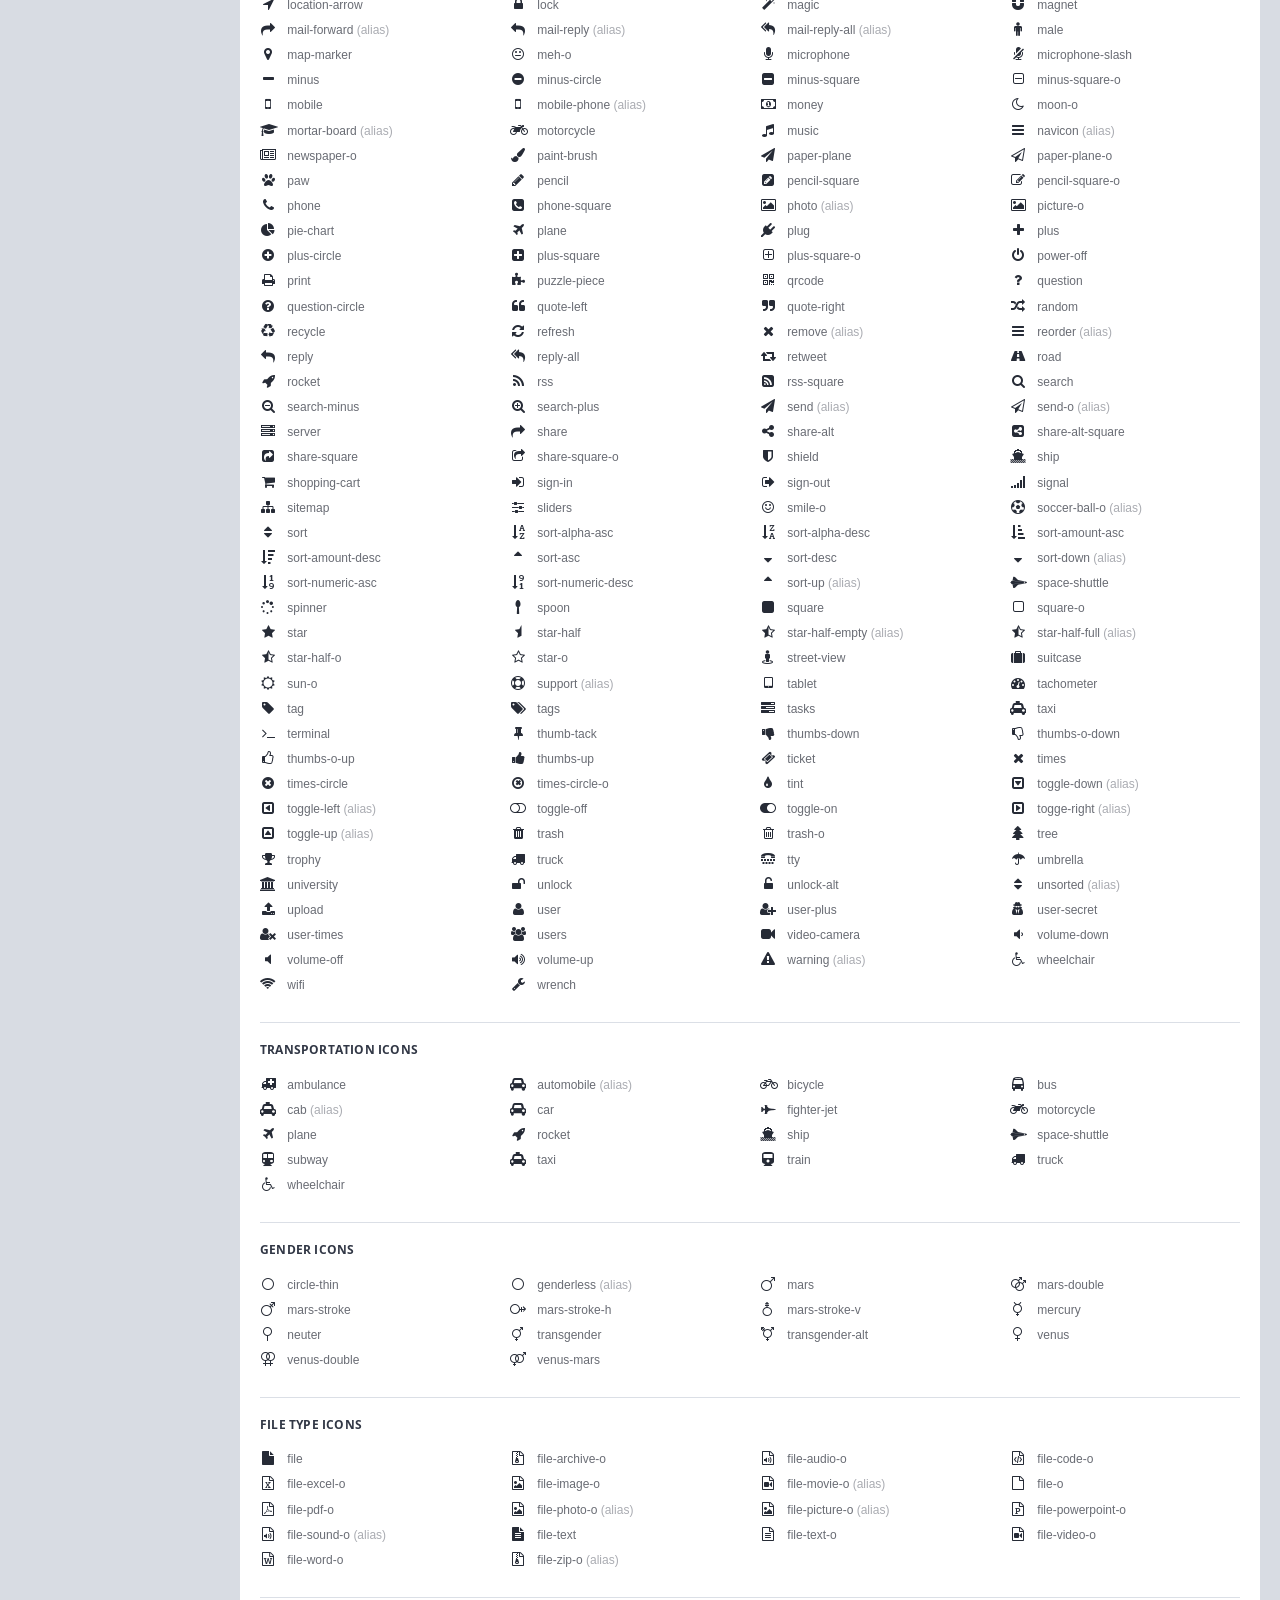
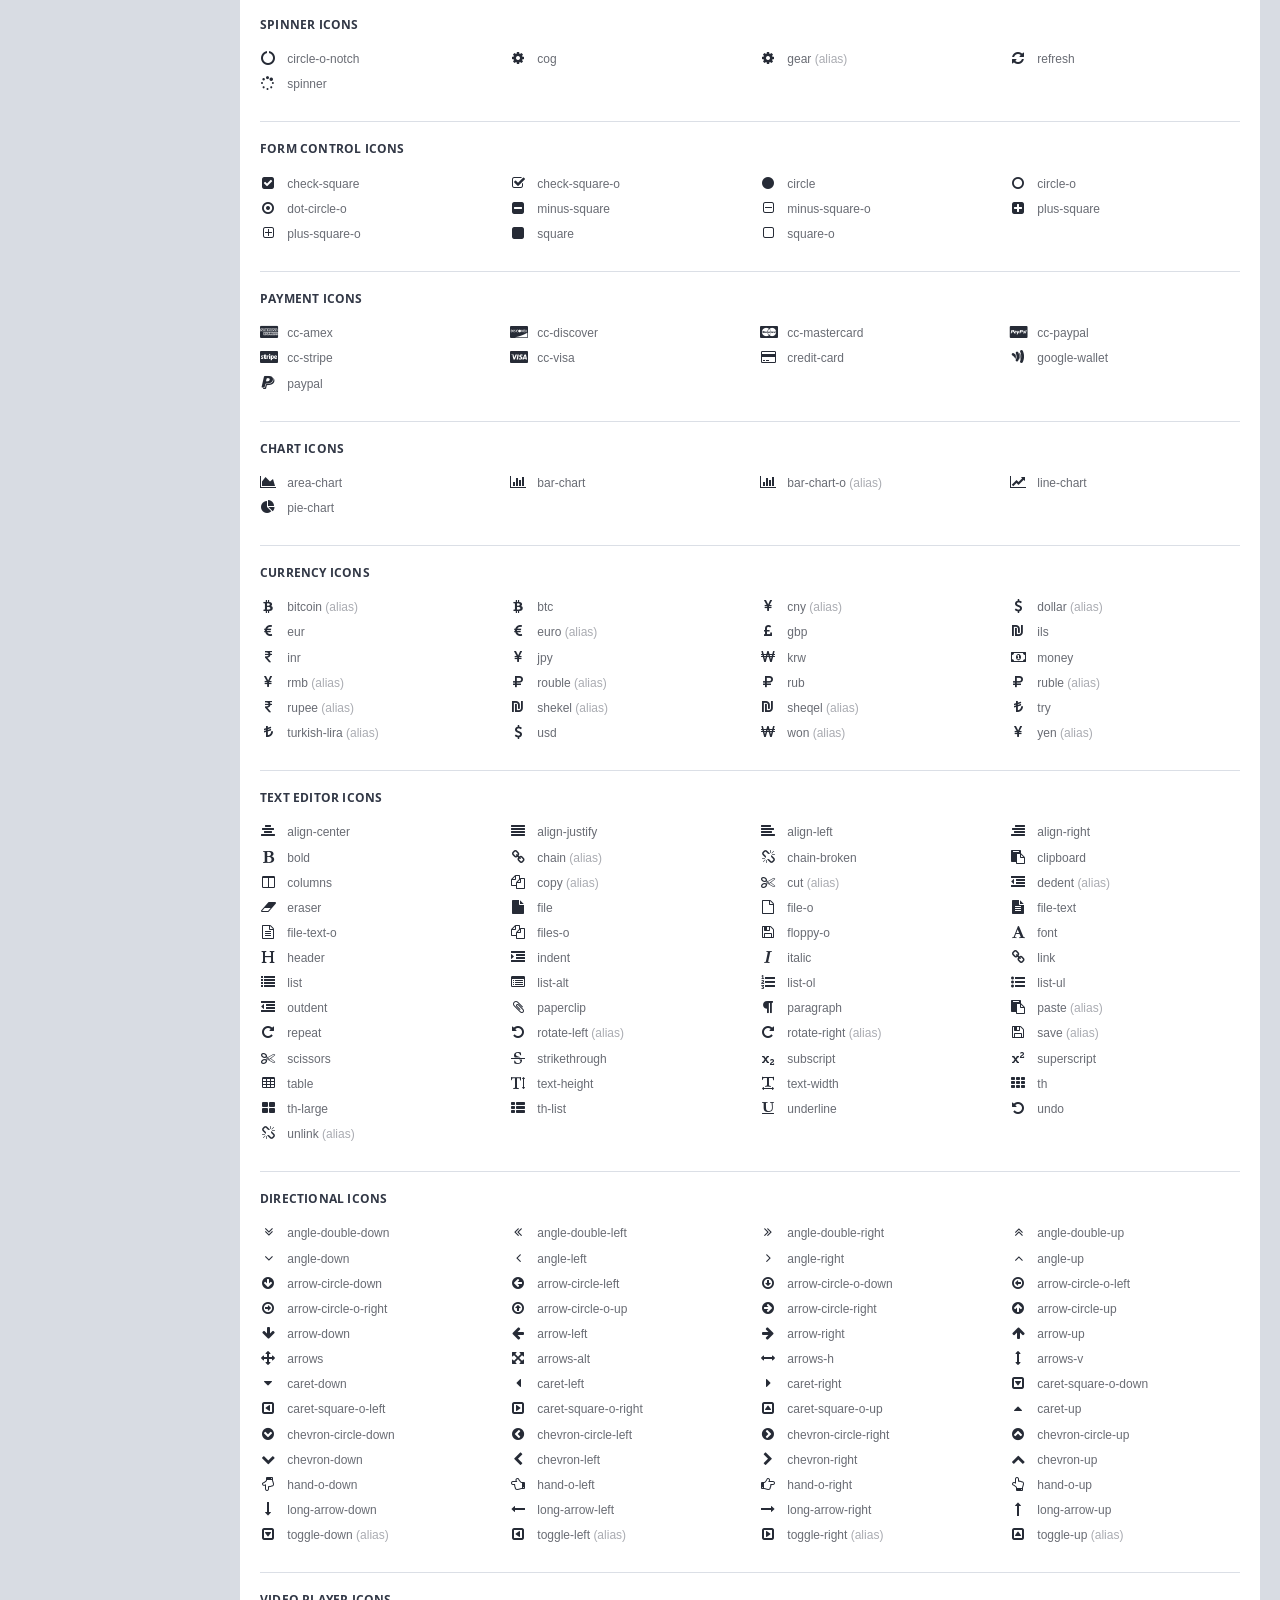
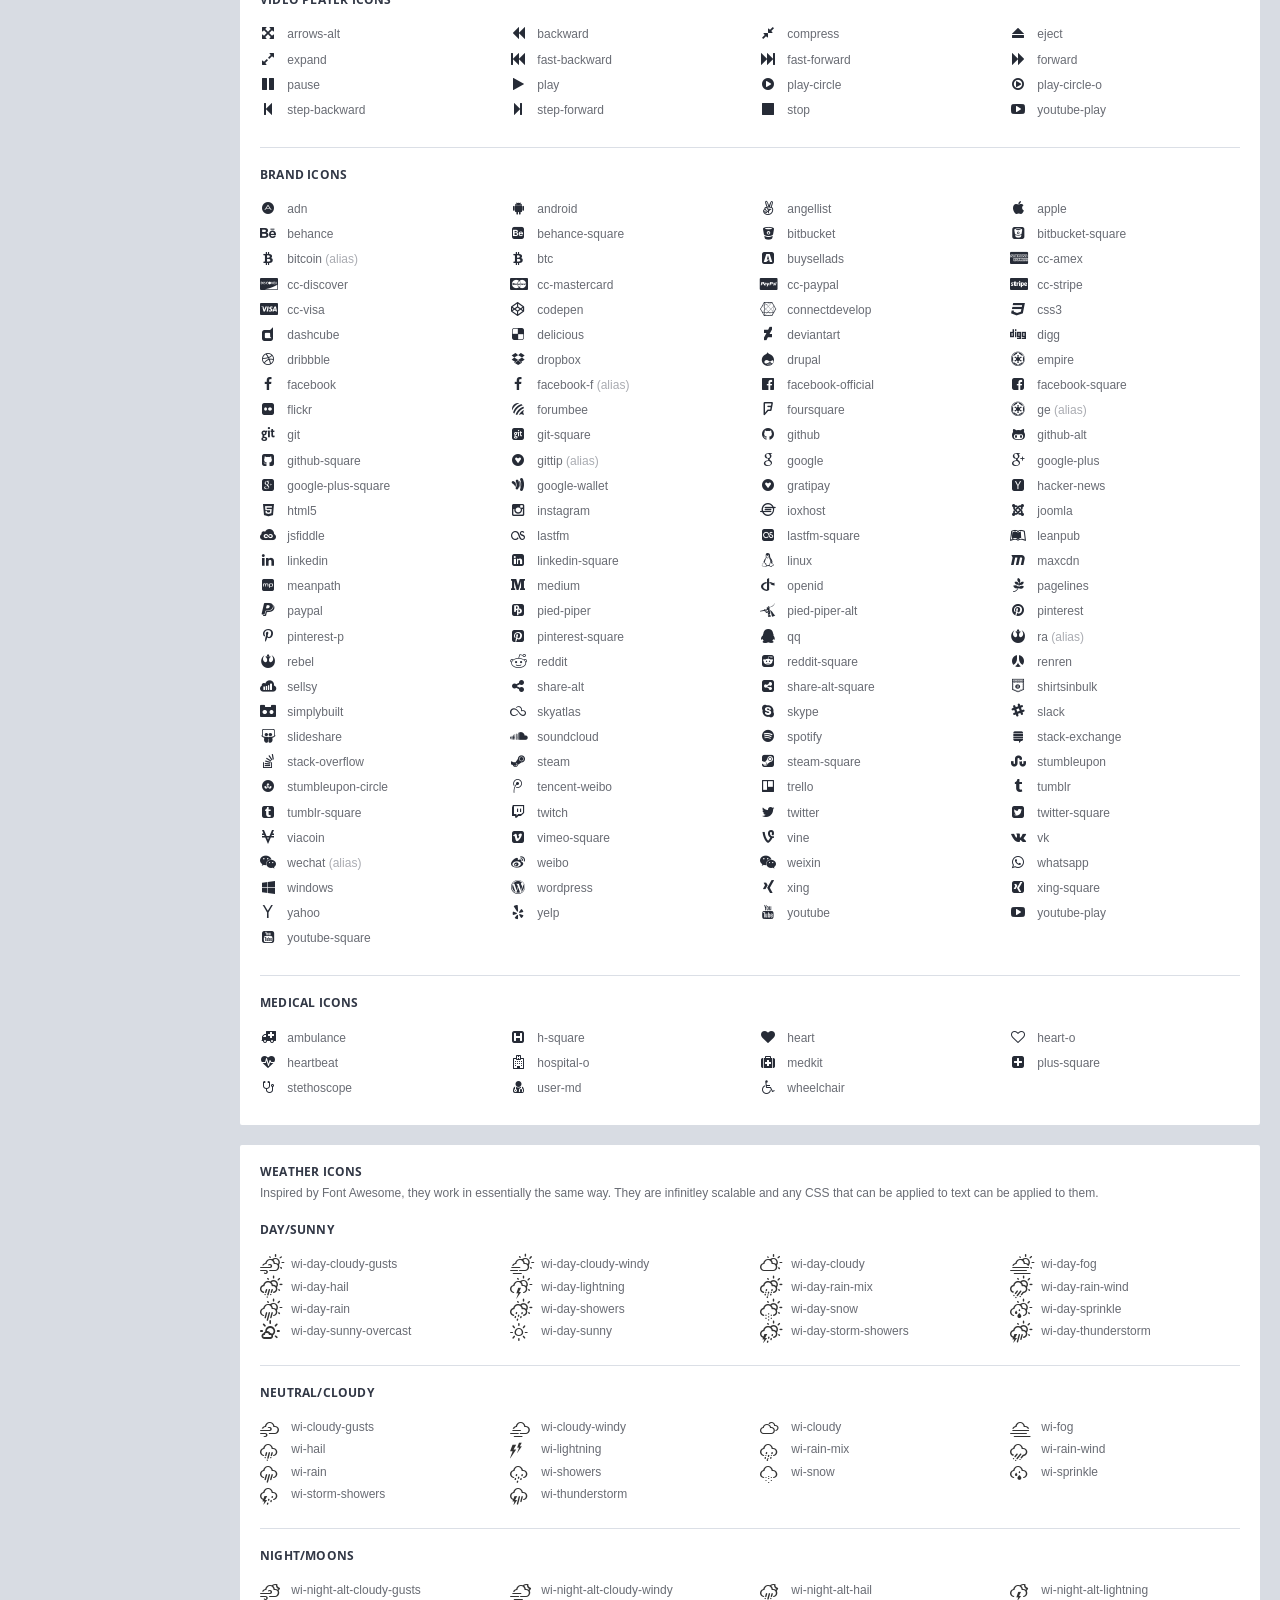
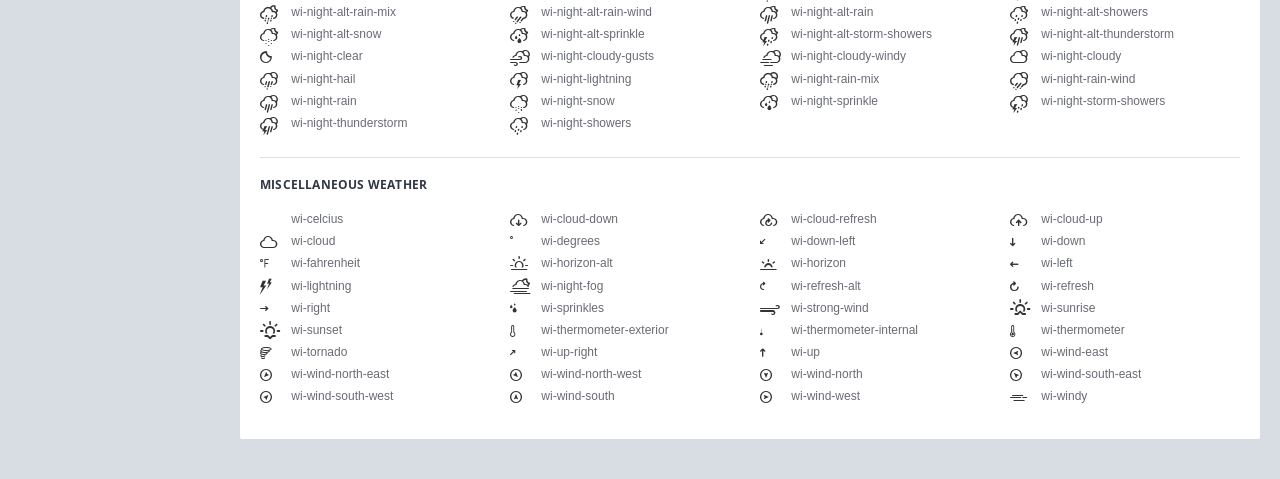
<file: quirk/templates/icons.html>
<!DOCTYPE html>
<html lang="en">
<head>
  <meta charset="utf-8">
  <meta name="viewport" content="width=device-width, initial-scale=1.0, maximum-scale=1.0">
  <meta name="description" content="">
  <meta name="author" content="">
  <!--<link rel="shortcut icon" href="../images/favicon.png" type="image/png">-->

  <title>Quirk Responsive Admin Templates</title>

  <link rel="stylesheet" href="../lib/fontawesome/css/font-awesome.css">
  <link rel="stylesheet" href="../lib/weather-icons/css/weather-icons.css">
  <link rel="stylesheet" href="../lib/jquery-toggles/toggles-full.css">

  <link rel="stylesheet" href="../css/quirk.css">

  <script src="../lib/modernizr/modernizr.js"></script>
  <!-- HTML5 shim and Respond.js IE8 support of HTML5 elements and media queries -->
  <!--[if lt IE 9]>
  <script src="../lib/html5shiv/html5shiv.js"></script>
  <script src="../lib/respond/respond.src.js"></script>
  <![endif]-->
</head>

<body>

  <header>
    <div class="headerpanel">

      <div class="logopanel">
        <h2><a href="index.html">Quirk</a></h2>
      </div><!-- logopanel -->

      <div class="headerbar">

        <a id="menuToggle" class="menutoggle"><i class="fa fa-bars"></i></a>

        <div class="searchpanel">
          <div class="input-group">
            <input type="text" class="form-control" placeholder="Search for...">
            <span class="input-group-btn">
              <button class="btn btn-default" type="button"><i class="fa fa-search"></i></button>
            </span>
          </div><!-- input-group -->
        </div>

        <div class="header-right">
        <ul class="headermenu">
          <li>
            <div id="noticePanel" class="btn-group">
              <button class="btn btn-notice alert-notice" data-toggle="dropdown">
                <i class="fa fa-globe"></i>
              </button>
              <div id="noticeDropdown" class="dropdown-menu dm-notice pull-right">
                <div role="tabpanel">
                  <!-- Nav tabs -->
                  <ul class="nav nav-tabs nav-justified" role="tablist">
                    <li class="active"><a data-target="#notification" data-toggle="tab">Notifications (2)</a></li>
                    <li><a data-target="#reminders" data-toggle="tab">Reminders (4)</a></li>
                  </ul>

                  <!-- Tab panes -->
                  <div class="tab-content">
                    <div role="tabpanel" class="tab-pane active" id="notification">
                      <ul class="list-group notice-list">
                        <li class="list-group-item unread">
                          <div class="row">
                            <div class="col-xs-2">
                              <i class="fa fa-envelope"></i>
                            </div>
                            <div class="col-xs-10">
                              <h5><a href="">New message from Weno Carasbong</a></h5>
                              <small>June 20, 2015</small>
                              <span>Soluta nobis est eligendi optio cumque...</span>
                            </div>
                          </div>
                        </li>
                        <li class="list-group-item unread">
                          <div class="row">
                            <div class="col-xs-2">
                              <i class="fa fa-user"></i>
                            </div>
                            <div class="col-xs-10">
                              <h5><a href="">Renov Leonga is now following you!</a></h5>
                              <small>June 18, 2015</small>
                            </div>
                          </div>
                        </li>
                        <li class="list-group-item">
                          <div class="row">
                            <div class="col-xs-2">
                              <i class="fa fa-user"></i>
                            </div>
                            <div class="col-xs-10">
                              <h5><a href="">Zaham Sindil is now following you!</a></h5>
                              <small>June 17, 2015</small>
                            </div>
                          </div>
                        </li>
                        <li class="list-group-item">
                          <div class="row">
                            <div class="col-xs-2">
                              <i class="fa fa-thumbs-up"></i>
                            </div>
                            <div class="col-xs-10">
                              <h5><a href="">Rey Reslaba likes your post!</a></h5>
                              <small>June 16, 2015</small>
                              <span>HTML5 For Beginners Chapter 1</span>
                            </div>
                          </div>
                        </li>
                        <li class="list-group-item">
                          <div class="row">
                            <div class="col-xs-2">
                              <i class="fa fa-comment"></i>
                            </div>
                            <div class="col-xs-10">
                              <h5><a href="">Socrates commented on your post!</a></h5>
                              <small>June 16, 2015</small>
                              <span>Temporibus autem et aut officiis debitis...</span>
                            </div>
                          </div>
                        </li>
                      </ul>
                      <a class="btn-more" href="">View More Notifications <i class="fa fa-long-arrow-right"></i></a>
                    </div><!-- tab-pane -->

                    <div role="tabpanel" class="tab-pane" id="reminders">
                      <h1 id="todayDay" class="today-day">...</h1>
                      <h3 id="todayDate" class="today-date">...</h3>

                      <h5 class="today-weather"><i class="wi wi-hail"></i> Cloudy 77 Degree</h5>
                      <p>Thunderstorm in the area this afternoon through this evening</p>

                      <h4 class="panel-title">Upcoming Events</h4>
                      <ul class="list-group">
                        <li class="list-group-item">
                          <div class="row">
                            <div class="col-xs-2">
                              <h4>20</h4>
                              <p>Aug</p>
                            </div>
                            <div class="col-xs-10">
                              <h5><a href="">HTML5/CSS3 Live! United States</a></h5>
                              <small>San Francisco, CA</small>
                            </div>
                          </div>
                        </li>
                        <li class="list-group-item">
                          <div class="row">
                            <div class="col-xs-2">
                              <h4>05</h4>
                              <p>Sep</p>
                            </div>
                            <div class="col-xs-10">
                              <h5><a href="">Web Technology Summit</a></h5>
                              <small>Sydney, Australia</small>
                            </div>
                          </div>
                        </li>
                        <li class="list-group-item">
                          <div class="row">
                            <div class="col-xs-2">
                              <h4>25</h4>
                              <p>Sep</p>
                            </div>
                            <div class="col-xs-10">
                              <h5><a href="">HTML5 Developer Conference 2015</a></h5>
                              <small>Los Angeles CA United States</small>
                            </div>
                          </div>
                        </li>
                        <li class="list-group-item">
                          <div class="row">
                            <div class="col-xs-2">
                              <h4>10</h4>
                              <p>Oct</p>
                            </div>
                            <div class="col-xs-10">
                              <h5><a href="">AngularJS Conference 2015</a></h5>
                              <small>Silicon Valley CA, United States</small>
                            </div>
                          </div>
                        </li>
                      </ul>
                      <a class="btn-more" href="">View More Events <i class="fa fa-long-arrow-right"></i></a>
                    </div>
                  </div>
                </div>
              </div>
            </div>
          </li>
          <li>
            <div class="btn-group">
              <button type="button" class="btn btn-logged" data-toggle="dropdown">
                <img src="../images/photos/loggeduser.png" alt="" />
                Elen Adarna
                <span class="caret"></span>
              </button>
              <ul class="dropdown-menu pull-right">
                <li><a href="profile.html"><i class="glyphicon glyphicon-user"></i> My Profile</a></li>
                <li><a href="#"><i class="glyphicon glyphicon-cog"></i> Account Settings</a></li>
                <li><a href="#"><i class="glyphicon glyphicon-question-sign"></i> Help</a></li>
                <li><a href="signin.html"><i class="glyphicon glyphicon-log-out"></i> Log Out</a></li>
              </ul>
            </div>
          </li>
          <li>
            <button id="chatview" class="btn btn-chat alert-notice">
              <span class="badge-alert"></span>
              <i class="fa fa-comments-o"></i>
            </button>
          </li>
        </ul>
      </div><!-- header-right -->
    </div><!-- headerbar -->
  </div><!-- header-->
</header>

<section>

  <div class="leftpanel">
    <div class="leftpanelinner">

      <!-- ################## LEFT PANEL PROFILE ################## -->

      <div class="media leftpanel-profile">
        <div class="media-left">
          <a href="#">
            <img src="../images/photos/loggeduser.png" alt="" class="media-object img-circle">
          </a>
        </div>
        <div class="media-body">
          <h4 class="media-heading">Elen Adarna <a data-toggle="collapse" data-target="#loguserinfo" class="pull-right"><i class="fa fa-angle-down"></i></a></h4>
          <span>Software Engineer</span>
        </div>
      </div><!-- leftpanel-profile -->

      <div class="leftpanel-userinfo collapse" id="loguserinfo">
        <h5 class="sidebar-title">Address</h5>
        <address>
          4975 Cambridge Road
          Miami Gardens, FL 33056
        </address>
        <h5 class="sidebar-title">Contact</h5>
        <ul class="list-group">
          <li class="list-group-item">
            <label class="pull-left">Email</label>
            <span class="pull-right">me@themepixels.com</span>
          </li>
          <li class="list-group-item">
            <label class="pull-left">Home</label>
            <span class="pull-right">(032) 1234 567</span>
          </li>
          <li class="list-group-item">
            <label class="pull-left">Mobile</label>
            <span class="pull-right">+63012 3456 789</span>
          </li>
          <li class="list-group-item">
            <label class="pull-left">Social</label>
            <div class="social-icons pull-right">
              <a href="#"><i class="fa fa-facebook-official"></i></a>
              <a href="#"><i class="fa fa-twitter"></i></a>
              <a href="#"><i class="fa fa-pinterest"></i></a>
            </div>
          </li>
        </ul>
      </div><!-- leftpanel-userinfo -->

      <ul class="nav nav-tabs nav-justified nav-sidebar">
        <li class="tooltips active" data-toggle="tooltip" title="Main Menu"><a data-toggle="tab" data-target="#mainmenu"><i class="tooltips fa fa-ellipsis-h"></i></a></li>
        <li class="tooltips unread" data-toggle="tooltip" title="Check Mail"><a data-toggle="tab" data-target="#emailmenu"><i class="tooltips fa fa-envelope"></i></a></li>
        <li class="tooltips" data-toggle="tooltip" title="Contacts"><a data-toggle="tab" data-target="#contactmenu"><i class="fa fa-user"></i></a></li>
        <li class="tooltips" data-toggle="tooltip" title="Settings"><a data-toggle="tab" data-target="#settings"><i class="fa fa-cog"></i></a></li>
        <li class="tooltips" data-toggle="tooltip" title="Log Out"><a href="signin.html"><i class="fa fa-sign-out"></i></a></li>
      </ul>

      <div class="tab-content">

        <!-- ################# MAIN MENU ################### -->

        <div class="tab-pane active" id="mainmenu">
          <h5 class="sidebar-title">Favorites</h5>
          <ul class="nav nav-pills nav-stacked nav-quirk">
            <li><a href="index.html"><i class="fa fa-home"></i> <span>Dashboard</span></a></li>
            <li><a href="widgets.html"><span class="badge pull-right">10+</span><i class="fa fa-cube"></i> <span>Widgets</span></a></li>
            <li><a href="maps.html"><i class="fa fa-map-marker"></i> <span>Maps</span></a></li>
          </ul>

          <h5 class="sidebar-title">Main Menu</h5>
          <ul class="nav nav-pills nav-stacked nav-quirk">
            <li class="nav-parent">
              <a href=""><i class="fa fa-check-square"></i> <span>Forms</span></a>
              <ul class="children">
                <li><a href="general-forms.html">Form Elements</a></li>
                <li><a href="form-validation.html">Form Validation</a></li>
                <li><a href="form-wizards.html">Form Wizards</a></li>
                <li><a href="wysiwyg.html">Text Editor</a></li>
              </ul>
            </li>
            <li class="nav-parent active"><a href=""><i class="fa fa-suitcase"></i> <span>UI Elements</span></a>
              <ul class="children">
                <li><a href="buttons.html">Buttons</a></li>
                <li class="active"><a href="icons.html">Icons</a></li>
                <li><a href="typography.html">Typography</a></li>
                <li><a href="alerts.html">Alerts &amp; Notifications</a></li>
                <li><a href="tabs-accordions.html">Tabs &amp; Accordions</a></li>
                <li><a href="sliders.html">Sliders</a></li>
                <li><a href="graphs.html">Graphs &amp; Charts</a></li>
                <li><a href="panels.html">Panels</a></li>
                <li><a href="extras.html">Extras</a></li>
              </ul>
            </li>
            <li class="nav-parent"><a href=""><i class="fa fa-th-list"></i> <span>Tables</span></a>
              <ul class="children">
                <li><a href="basic-tables.html">Basic Tables</a></li>
                <li><a href="data-tables.html">Data Tables</a></li>
              </ul>
            </li>
            <li class="nav-parent"><a href=""><i class="fa fa-file-text"></i> <span>Pages</span></a>
              <ul class="children">
                <li><a href="asset-manager.html">Asset Manager</a></li>
                <li><a href="people-directory.html">People Directory</a></li>
                <li><a href="timeline.html">Timeline</a></li>
                <li><a href="profile.html">Profile</a></li>
                <li><a href="blank.html">Blank Page</a></li>
                <li><a href="notfound.html">404 Page</a></li>
                <li><a href="signin.html">Sign In</a></li>
                <li><a href="signup.html">Sign Up</a></li>
              </ul>
            </li>
          </ul>
        </div><!-- tab-pane -->

        <!-- ######################## EMAIL MENU ##################### -->

        <div class="tab-pane" id="emailmenu">
          <div class="sidebar-btn-wrapper">
            <a href="compose.html" class="btn btn-danger btn-block">Compose</a>
          </div>

          <h5 class="sidebar-title">Mailboxes</h5>
          <ul class="nav nav-pills nav-stacked nav-quirk nav-mail">
            <li><a href="email.html"><i class="fa fa-inbox"></i> <span>Inbox (3)</span></a></li>
            <li><a href="email.html"><i class="fa fa-pencil"></i> <span>Draft (2)</span></a></li>
            <li><a href="email.html"><i class="fa fa-paper-plane"></i> <span>Sent</span></a></li>
          </ul>

          <h5 class="sidebar-title">Tags</h5>
          <ul class="nav nav-pills nav-stacked nav-quirk nav-label">
            <li><a href="#"><i class="fa fa-tags primary"></i> <span>Communication</span></a></li>
            <li><a href="#"><i class="fa fa-tags success"></i> <span>Updates</span></a></li>
            <li><a href="#"><i class="fa fa-tags warning"></i> <span>Promotions</span></a></li>
            <li><a href="#"><i class="fa fa-tags danger"></i> <span>Social</span></a></li>
          </ul>
        </div><!-- tab-pane -->

        <!-- ################### CONTACT LIST ################### -->

        <div class="tab-pane" id="contactmenu">
          <div class="input-group input-search-contact">
            <input type="text" class="form-control" placeholder="Search contact">
            <span class="input-group-btn">
              <button class="btn btn-default" type="button"><i class="fa fa-search"></i></button>
            </span>
          </div>
          <h5 class="sidebar-title">My Contacts</h5>
          <ul class="media-list media-list-contacts">
            <li class="media">
              <a href="#">
                <div class="media-left">
                  <img class="media-object img-circle" src="../images/photos/user1.png" alt="">
                </div>
                <div class="media-body">
                  <h4 class="media-heading">Christina R. Hill</h4>
                  <span><i class="fa fa-phone"></i> 386-752-1860</span>
                </div>
              </a>
            </li>
            <li class="media">
              <a href="#">
                <div class="media-left">
                  <img class="media-object img-circle" src="../images/photos/user2.png" alt="">
                </div>
                <div class="media-body">
                  <h4 class="media-heading">Floyd M. Romero</h4>
                  <span><i class="fa fa-mobile"></i> +1614-650-8281</span>
                </div>
              </a>
            </li>
            <li class="media">
              <a href="#">
                <div class="media-left">
                  <img class="media-object img-circle" src="../images/photos/user3.png" alt="">
                </div>
                <div class="media-body">
                  <h4 class="media-heading">Jennie S. Gray</h4>
                  <span><i class="fa fa-phone"></i> 310-757-8444</span>
                </div>
              </a>
            </li>
            <li class="media">
              <a href="#">
                <div class="media-left">
                  <img class="media-object img-circle" src="../images/photos/user4.png" alt="">
                </div>
                <div class="media-body">
                  <h4 class="media-heading">Alia J. Locher</h4>
                  <span><i class="fa fa-mobile"></i> +1517-386-0059</span>
                </div>
              </a>
            </li>
            <li class="media">
              <a href="#">
                <div class="media-left">
                  <img class="media-object img-circle" src="../images/photos/user5.png" alt="">
                </div>
                <div class="media-body">
                  <h4 class="media-heading">Nicholas T. Hinkle</h4>
                  <span><i class="fa fa-skype"></i> nicholas.hinkle</span>
                </div>
              </a>
            </li>
            <li class="media">
              <a href="#">
                <div class="media-left">
                  <img class="media-object img-circle" src="../images/photos/user6.png" alt="">
                </div>
                <div class="media-body">
                  <h4 class="media-heading">Jamie W. Bradford</h4>
                  <span><i class="fa fa-phone"></i> 225-270-2425</span>
                </div>
              </a>
            </li>
            <li class="media">
              <a href="#">
                <div class="media-left">
                  <img class="media-object img-circle" src="../images/photos/user7.png" alt="">
                </div>
                <div class="media-body">
                  <h4 class="media-heading">Pamela J. Stump</h4>
                  <span><i class="fa fa-mobile"></i> +1773-879-2491</span>
                </div>
              </a>
            </li>
            <li class="media">
              <a href="#">
                <div class="media-left">
                  <img class="media-object img-circle" src="../images/photos/user8.png" alt="">
                </div>
                <div class="media-body">
                  <h4 class="media-heading">Refugio C. Burgess</h4>
                  <span><i class="fa fa-mobile"></i> +1660-627-7184</span>
                </div>
              </a>
            </li>
            <li class="media">
              <a href="#">
                <div class="media-left">
                  <img class="media-object img-circle" src="../images/photos/user9.png" alt="">
                </div>
                <div class="media-body">
                  <h4 class="media-heading">Ashley T. Brewington</h4>
                  <span><i class="fa fa-skype"></i> ashley.brewington</span>
                </div>
              </a>
            </li>
            <li class="media">
              <a href="#">
                <div class="media-left">
                  <img class="media-object img-circle" src="../images/photos/user10.png" alt="">
                </div>
                <div class="media-body">
                  <h4 class="media-heading">Roberta F. Horn</h4>
                  <span><i class="fa fa-phone"></i> 716-630-0132</span>
                </div>
              </a>
            </li>
          </ul>
        </div><!-- tab-pane -->

        <!-- #################### SETTINGS ################### -->

        <div class="tab-pane" id="settings">
          <h5 class="sidebar-title">General Settings</h5>
          <ul class="list-group list-group-settings">
            <li class="list-group-item">
              <h5>Daily Newsletter</h5>
              <small>Get notified when someone else is trying to access your account.</small>
              <div class="toggle-wrapper">
                <div class="leftpanel-toggle toggle-light success"></div>
              </div>
            </li>
            <li class="list-group-item">
              <h5>Call Phones</h5>
              <small>Make calls to friends and family right from your account.</small>
              <div class="toggle-wrapper">
                <div class="leftpanel-toggle-off toggle-light success"></div>
              </div>
            </li>
          </ul>
          <h5 class="sidebar-title">Security Settings</h5>
          <ul class="list-group list-group-settings">
            <li class="list-group-item">
              <h5>Login Notifications</h5>
              <small>Get notified when someone else is trying to access your account.</small>
              <div class="toggle-wrapper">
                <div class="leftpanel-toggle toggle-light success"></div>
              </div>
            </li>
            <li class="list-group-item">
              <h5>Phone Approvals</h5>
              <small>Use your phone when login as an extra layer of security.</small>
              <div class="toggle-wrapper">
                <div class="leftpanel-toggle toggle-light success"></div>
              </div>
            </li>
          </ul>
        </div><!-- tab-pane -->


      </div><!-- tab-content -->

    </div><!-- leftpanelinner -->
  </div><!-- leftpanel -->

  <div class="mainpanel">

    <div class="contentpanel">

      <ol class="breadcrumb breadcrumb-quirk">
        <li><a href="index.html"><i class="fa fa-home mr5"></i> Home</a></li>
        <li><a href="buttons.html">UI Elements</a></li>
        <li class="active">Icons</li>
      </ol>

      <div class="panel">
        <div class="panel-heading">
          <h4 class="panel-title">Glyphicons</h4>
          <p>Includes 250 glyphs in font format from the Glyphicons Halflings set.</p>
        </div><!-- panel-heading -->
        <div class="panel-body">
          <p>For performance reasons, all icons require a base class and individual icon class. To use, place the following code just about anywhere. Be sure to leave a space between the icon and text for proper padding.</p>
          <pre>&lt;span class=&quot;glyphicon glyphicon-iconname&quot;&gt;&lt;/span&gt;</pre>

          <div class="row">
            <div class="col-md-4">
              <ul class="fonticon-list">
                <li><span class="glyphicon glyphicon-adjust"></span> glyphicon-adjust</li>
                <li><span class="glyphicon glyphicon-align-center"></span> glyphicon-align-center</li>
                <li><span class="glyphicon glyphicon-align-justify"></span> glyphicon-align-justify</li>
                <li><span class="glyphicon glyphicon-align-left"></span> glyphicon-align-left</li>
                <li><span class="glyphicon glyphicon-align-right"></span> glyphicon-align-right</li>
                <li><span class="glyphicon glyphicon-arrow-down"></span> glyphicon-arrow-down</li>
                <li><span class="glyphicon glyphicon-arrow-left"></span> glyphicon-arrow-left</li>
                <li><span class="glyphicon glyphicon-arrow-right"></span> glyphicon-arrow-right</li>
                <li><span class="glyphicon glyphicon-arrow-up"></span> glyphicon-arrow-up</li>
                <li><span class="glyphicon glyphicon-asterisk"></span> glyphicon-asterisk</li>
                <li><span class="glyphicon glyphicon-backward"></span> glyphicon-backward</li>
                <li><span class="glyphicon glyphicon-ban-circle"></span> glyphicon-ban-circle</li>
                <li><span class="glyphicon glyphicon-barcode"></span> glyphicon-barcode</li>
                <li><span class="glyphicon glyphicon-bell"></span> glyphicon-bell</li>
                <li><span class="glyphicon glyphicon-bold"></span> glyphicon-bold</li>
                <li><span class="glyphicon glyphicon-book"></span> glyphicon-book</li>
                <li><span class="glyphicon glyphicon-bookmark"></span> glyphicon-bookmark</li>
                <li><span class="glyphicon glyphicon-briefcase"></span> glyphicon-briefcase</li>
                <li><span class="glyphicon glyphicon-bullhorn"></span> glyphicon-bullhorn</li>
                <li><span class="glyphicon glyphicon-calendar"></span> glyphicon-calendar</li>
                <li><span class="glyphicon glyphicon-camera"></span> glyphicon-camera</li>
                <li><span class="glyphicon glyphicon-certificate"></span> glyphicon-certificate</li>
                <li><span class="glyphicon glyphicon-check"></span> glyphicon-check</li>
                <li><span class="glyphicon glyphicon-chevron-down"></span> glyphicon-chevron-down</li>
                <li><span class="glyphicon glyphicon-chevron-left"></span> glyphicon-chevron-left</li>
                <li><span class="glyphicon glyphicon-chevron-right"></span> glyphicon-chevron-right</li>
                <li><span class="glyphicon glyphicon-chevron-up"></span> glyphicon-chevron-up</li>
                <li><span class="glyphicon glyphicon-circle-arrow-down"></span> glyphicon-circle-arrow-down</li>
                <li><span class="glyphicon glyphicon-circle-arrow-left"></span> glyphicon-circle-arrow-left</li>
                <li><span class="glyphicon glyphicon-circle-arrow-right"></span> glyphicon-circle-arrow-right</li>
                <li><span class="glyphicon glyphicon-circle-arrow-up"></span> glyphicon-circle-arrow-up</li>
                <li><span class="glyphicon glyphicon-cloud"></span> glyphicon-cloude</li>
                <li><span class="glyphicon glyphicon-cloud-download"></span> glyphicon-cloud-download</li>
                <li><span class="glyphicon glyphicon-cloud-upload"></span> glyphicon-cloud-upload</li>
                <li><span class="glyphicon glyphicon-cog"></span> glyphicon-cog</li>
                <li><span class="glyphicon glyphicon-collapse-down"></span> glyphicon-collapse-down</li>
                <li><span class="glyphicon glyphicon-collapse-up"></span> glyphicon-collapse-up</li>
                <li><span class="glyphicon glyphicon-comment"></span> glyphicon-comment</li>
                <li><span class="glyphicon glyphicon-compressed"></span> glyphicon-compressed</li>
                <li><span class="glyphicon glyphicon-copyright-mark"></span> glyphicon-copyright-mark</li>
                <li><span class="glyphicon glyphicon-credit-card"></span> glyphicon-credit-card</li>
                <li><span class="glyphicon glyphicon-cutlery"></span> glyphicon-cutlery</li>
                <li><span class="glyphicon glyphicon-dashboard"></span> glyphicon-dashboard</li>
                <li><span class="glyphicon glyphicon-download"></span> glyphicon-download</li>
                <li><span class="glyphicon glyphicon-download-alt"></span> glyphicon-download-alt</li>
                <li><span class="glyphicon glyphicon-earphone"></span> glyphicon-earphone</li>
                <li><span class="glyphicon glyphicon-edit"></span> glyphicon-edit</li>
                <li><span class="glyphicon glyphicon-eject"></span> glyphicon-eject</li>
                <li><span class="glyphicon glyphicon-envelope"></span> glyphicon-envelope</li>
                <li><span class="glyphicon glyphicon-euro"></span> glyphicon-euro</li>
                <li><span class="glyphicon glyphicon-exclamation-sign"></span> glyphicon-exclamation-sign</li>
                <li><span class="glyphicon glyphicon-expand"></span> glyphicon-expand</li>
                <li><span class="glyphicon glyphicon-export"></span> glyphicon-export</li>
                <li><span class="glyphicon glyphicon-eye-close"></span> glyphicon-eye-close</li>
                <li><span class="glyphicon glyphicon-eye-open"></span> glyphicon-eye-open</li>
                <li><span class="glyphicon glyphicon-facetime-video"></span> glyphicon-facetime-video</li>
                <li><span class="glyphicon glyphicon-fast-backward"></span> glyphicon-fast-backward</li>
                <li><span class="glyphicon glyphicon-fast-forward"></span> glyphicon-fast-forward</li>
                <li><span class="glyphicon glyphicon-file"></span> glyphicon-file</li>
                <li><span class="glyphicon glyphicon-film"></span> glyphicon-film</li>
                <li><span class="glyphicon glyphicon-filter"></span> glyphicon-filter</li>
                <li><span class="glyphicon glyphicon-fire"></span> glyphicon-fire</li>
                <li><span class="glyphicon glyphicon-flag"></span> glyphicon-flag</li>
                <li><span class="glyphicon glyphicon-flash"></span> glyphicon-flash</li>
                <li><span class="glyphicon glyphicon-floppy-disk"></span> glyphicon-floppy-disk</li>
                <li><span class="glyphicon glyphicon-floppy-open"></span> glyphicon-floppy-open</li>
                <li><span class="glyphicon glyphicon-floppy-remove"></span> glyphicon-floppy-remove</li>
              </ul>
            </div><!-- col-md-4 -->

            <div class="col-md-4">
              <ul class="fonticon-list">
                <li><span class="glyphicon glyphicon-floppy-save"></span> glyphicon-floppy-save</li>
                <li><span class="glyphicon glyphicon-floppy-saved"></span> glyphicon-floppy-saved</li>
                <li><span class="glyphicon glyphicon-folder-close"></span> glyphicon-folder-close</li>
                <li><span class="glyphicon glyphicon-folder-open"></span> glyphicon-folder-open</li>
                <li><span class="glyphicon glyphicon-font"></span> glyphicon-font</li>
                <li><span class="glyphicon glyphicon-forward"></span> glyphicon-forward</li>
                <li><span class="glyphicon glyphicon-fullscreen"></span> glyphicon-fullscreen</li>
                <li><span class="glyphicon glyphicon-gbp"></span> glyphicon-gbp</li>
                <li><span class="glyphicon glyphicon-gift"></span> glyphicon-gift</li>
                <li><span class="glyphicon glyphicon-glass"></span> glyphicon-glass</li>
                <li><span class="glyphicon glyphicon-globe"></span> glyphicon-globe</li>
                <li><span class="glyphicon glyphicon-hand-down"></span> glyphicon-hand-down</li>
                <li><span class="glyphicon glyphicon-hand-left"></span> glyphicon-hand-left</li>
                <li><span class="glyphicon glyphicon-hand-right"></span> glyphicon-hand-right</li>
                <li><span class="glyphicon glyphicon-hand-up"></span> glyphicon-hand-up</li>
                <li><span class="glyphicon glyphicon-hd-video"></span> glyphicon-hd-video</li>
                <li><span class="glyphicon glyphicon-hdd"></span> glyphicon-hdd</li>
                <li><span class="glyphicon glyphicon-header"></span> glyphicon-header</li>
                <li><span class="glyphicon glyphicon-headphones"></span> glyphicon-headphones</li>
                <li><span class="glyphicon glyphicon-heart"></span> glyphicon-heart</li>
                <li><span class="glyphicon glyphicon-heart-empty"></span> glyphicon-heart-empty</li>
                <li><span class="glyphicon glyphicon-home"></span> glyphicon-home</li>
                <li><span class="glyphicon glyphicon-import"></span> glyphicon-import</li>
                <li><span class="glyphicon glyphicon-inbox"></span> glyphicon-inbox</li>
                <li><span class="glyphicon glyphicon-indent-left"></span> glyphicon-indent-left</li>
                <li><span class="glyphicon glyphicon-indent-right"></span> glyphicon-indent-right</li>
                <li><span class="glyphicon glyphicon-info-sign"></span> glyphicon-info-sign</li>
                <li><span class="glyphicon glyphicon-italic"></span> glyphicon-italic</li>
                <li><span class="glyphicon glyphicon-leaf"></span> glyphicon-leaf</li>
                <li><span class="glyphicon glyphicon-link"></span> glyphicon-link</li>
                <li><span class="glyphicon glyphicon-list"></span> glyphicon-list</li>
                <li><span class="glyphicon glyphicon-list-alt"></span> glyphicon-list-alt</li>
                <li><span class="glyphicon glyphicon-lock"></span> glyphicon-lock</li>
                <li><span class="glyphicon glyphicon-log-in"></span> glyphicon-log-in</li>
                <li><span class="glyphicon glyphicon-log-out"></span> glyphicon-log-out</li>
                <li><span class="glyphicon glyphicon-magnet"></span> glyphicon-magnet</li>
                <li><span class="glyphicon glyphicon-map-marker"></span> glyphicon-map-marker</li>
                <li><span class="glyphicon glyphicon-minus"></span> glyphicon-minus</li>
                <li><span class="glyphicon glyphicon-minus-sign"></span> glyphicon-minus-sign</li>
                <li><span class="glyphicon glyphicon-move"></span> glyphicon-move</li>
                <li><span class="glyphicon glyphicon-music"></span> glyphicon-music</li>
                <li><span class="glyphicon glyphicon-new-window"></span> glyphicon-new-window</li>
                <li><span class="glyphicon glyphicon-off"></span> glyphicon-off</li>
                <li><span class="glyphicon glyphicon-ok"></span> glyphicon-ok</li>
                <li><span class="glyphicon glyphicon-ok-circle"></span> glyphicon-ok-circle</li>
                <li><span class="glyphicon glyphicon-ok-sign"></span> glyphicon-ok-sign</li>
                <li><span class="glyphicon glyphicon-open"></span> glyphicon-open</li>
                <li><span class="glyphicon glyphicon-paperclip"></span> glyphicon-paperclip</li>
                <li><span class="glyphicon glyphicon-pause"></span> glyphicon-pause</li>
                <li><span class="glyphicon glyphicon-pencil"></span> glyphicon-pencil</li>
                <li><span class="glyphicon glyphicon-phone"></span> glyphicon-phone</li>
                <li><span class="glyphicon glyphicon-phone-alt"></span> glyphicon-phone-alt</li>
                <li><span class="glyphicon glyphicon-picture"></span> glyphicon-picture</li>
                <li><span class="glyphicon glyphicon-plane"></span> glyphicon-plane</li>
                <li><span class="glyphicon glyphicon-play"></span> glyphicon-play</li>
                <li><span class="glyphicon glyphicon-play-circle"></span> glyphicon-play-circle</li>
                <li><span class="glyphicon glyphicon-plus"></span> glyphicon-plus</li>
                <li><span class="glyphicon glyphicon-plus-sign"></span> glyphicon-plus-sign</li>
                <li><span class="glyphicon glyphicon-print"></span> glyphicon-print</li>
                <li><span class="glyphicon glyphicon-pushpin"></span> glyphicon-pushpin</li>
                <li><span class="glyphicon glyphicon-qrcode"></span> glyphicon-qrcode</li>
                <li><span class="glyphicon glyphicon-question-sign"></span> glyphicon-question-sign</li>
                <li><span class="glyphicon glyphicon-random"></span> glyphicon-random</li>
                <li><span class="glyphicon glyphicon-record"></span> glyphicon-record</li>
                <li><span class="glyphicon glyphicon-refresh"></span> glyphicon-refresh</li>
                <li><span class="glyphicon glyphicon-registration-mark"></span> glyphicon-registration-mark</li>
                <li><span class="glyphicon glyphicon-remove"></span> glyphicon-remove</li>
              </ul>
            </div><!-- col-md-4 -->

            <div class="col-md-4">
              <ul class="fonticon-list">
                <li><span class="glyphicon glyphicon-remove-circle"></span> glyphicon-remove-circle</li>
                <li><span class="glyphicon glyphicon-remove-sign"></span> glyphicon-remove-sign</li>
                <li><span class="glyphicon glyphicon-repeat"></span> glyphicon-repeat</li>
                <li><span class="glyphicon glyphicon-resize-full"></span> glyphicon-resize-full</li>
                <li><span class="glyphicon glyphicon-resize-horizontal"></span> glyphicon-resize-horizontal</li>
                <li><span class="glyphicon glyphicon-resize-small"></span> glyphicon-resize-small</li>
                <li><span class="glyphicon glyphicon-resize-vertical"></span> glyphicon-resize-vertical</li>
                <li><span class="glyphicon glyphicon-retweet"></span> glyphicon-retweet</li>
                <li><span class="glyphicon glyphicon-road"></span> glyphicon-road</li>
                <li><span class="glyphicon glyphicon-save"></span> glyphicon-save</li>
                <li><span class="glyphicon glyphicon-saved"></span> glyphicon-saved</li>
                <li><span class="glyphicon glyphicon-screenshot"></span> glyphicon-screenshot</li>
                <li><span class="glyphicon glyphicon-sd-video"></span> glyphicon-sd-video</li>
                <li><span class="glyphicon glyphicon-search"></span> glyphicon-search</li>
                <li><span class="glyphicon glyphicon-send"></span> glyphicon-send</li>
                <li><span class="glyphicon glyphicon-share"></span> glyphicon-share</li>
                <li><span class="glyphicon glyphicon-share-alt"></span> glyphicon-share-alt</li>
                <li><span class="glyphicon glyphicon-shopping-cart"></span> glyphicon-shopping-cart</li>
                <li><span class="glyphicon glyphicon-signal"></span> glyphicon-signal</li>
                <li><span class="glyphicon glyphicon-sort"></span> glyphicon-sort</li>
                <li><span class="glyphicon glyphicon-sort-by-alphabet"></span> glyphicon-sort-by-alphabet</li>
                <li><span class="glyphicon glyphicon-sort-by-alphabet-alt"></span> glyphicon-sort-by-alphabet-alt</li>
                <li><span class="glyphicon glyphicon-sort-by-attributes"></span> glyphicon-sort-by-attributes</li>
                <li><span class="glyphicon glyphicon-sort-by-attributes-alt"></span> glyphicon-sort-by-attributes-alt</li>
                <li><span class="glyphicon glyphicon-sort-by-order"></span> glyphicon-sort-by-order</li>
                <li><span class="glyphicon glyphicon-sort-by-order-alt"></span> glyphicon-sort-by-order-alt</li>
                <li><span class="glyphicon glyphicon-sound-5-1"></span> glyphicon-sound-5-1</li>
                <li><span class="glyphicon glyphicon-sound-6-1"></span> glyphicon-sound-6-1</li>
                <li><span class="glyphicon glyphicon-sound-7-1"></span> glyphicon-sound-7-1</li>
                <li><span class="glyphicon glyphicon-sound-dolby"></span> glyphicon-sound-dolby</li>
                <li><span class="glyphicon glyphicon-sound-stereo"></span> glyphicon-sound-stereo</li>
                <li><span class="glyphicon glyphicon-star"></span> glyphicon-star</li>
                <li><span class="glyphicon glyphicon-star-empty"></span> glyphicon-star-empty</li>
                <li><span class="glyphicon glyphicon-stats"></span> glyphicon-stats</li>
                <li><span class="glyphicon glyphicon-step-backward"></span> glyphicon-step-backward</li>
                <li><span class="glyphicon glyphicon-step-forward"></span> glyphicon-step-forward</li>
                <li><span class="glyphicon glyphicon-stop"></span> glyphicon-stop</li>
                <li><span class="glyphicon glyphicon-subtitles"></span> glyphicon-subtitles</li>
                <li><span class="glyphicon glyphicon-tag"></span> glyphicon-tag</li>
                <li><span class="glyphicon glyphicon-tags"></span> glyphicon-tags</li>
                <li><span class="glyphicon glyphicon-tasks"></span> glyphicon-tasks</li>
                <li><span class="glyphicon glyphicon-text-height"></span> glyphicon-text-height</li>
                <li><span class="glyphicon glyphicon-text-width"></span> glyphicon-text-width</li>
                <li><span class="glyphicon glyphicon-th"></span> glyphicon-th</li>
                <li><span class="glyphicon glyphicon-th-large"></span> glyphicon-th-large</li>
                <li><span class="glyphicon glyphicon-th-list"></span> glyphicon-th-list</li>
                <li><span class="glyphicon glyphicon-thumbs-down"></span> glyphicon-thumbs-down</li>
                <li><span class="glyphicon glyphicon-thumbs-up"></span> glyphicon-thumbs-up</li>
                <li><span class="glyphicon glyphicon-time"></span> glyphicon-time</li>
                <li><span class="glyphicon glyphicon-tint"></span> glyphicon-tint</li>
                <li><span class="glyphicon glyphicon-tower"></span> glyphicon-tower</li>
                <li><span class="glyphicon glyphicon-transfer"></span> glyphicon-transfer</li>
                <li><span class="glyphicon glyphicon-trash"></span> glyphicon-trash</li>
                <li><span class="glyphicon glyphicon-tree-conifer"></span> glyphicon-tree-conifer</li>
                <li><span class="glyphicon glyphicon-tree-deciduous"></span> glyphicon-tree-deciduous</li>
                <li><span class="glyphicon glyphicon-unchecked"></span> glyphicon-unchecked</li>
                <li><span class="glyphicon glyphicon-upload"></span> glyphicon-upload</li>
                <li><span class="glyphicon glyphicon-usd"></span> glyphicon-usd</li>
                <li><span class="glyphicon glyphicon-user"></span> glyphicon-user</li>
                <li><span class="glyphicon glyphicon-volume-down"></span> glyphicon-volume-down</li>
                <li><span class="glyphicon glyphicon-volume-up"></span> glyphicon-volume-up</li>
                <li><span class="glyphicon glyphicon-volume-off"></span> glyphicon-volume-off</li>
                <li><span class="glyphicon glyphicon-warning-sign"></span> glyphicon-warning-sign</li>
                <li><span class="glyphicon glyphicon-wrench"></span> glyphicon-wrench</li>
                <li><span class="glyphicon glyphicon-zoom-in"></span> glyphicon-zoom-in</li>
                <li><span class="glyphicon glyphicon-zoom-out"></span> glyphicon-zoom-out</li>
              </ul>
            </div><!-- col-md-4 -->

          </div><!-- row -->

          <br />

          <h5 class="panel-title mb5">Examples</h5>
          <p>Use them in buttons, button groups for a toolbar, navigation, or prepended form inputs.</p>

          <div class="btn-group">
            <button class="btn btn-default" type="button"><span class="glyphicon glyphicon-fast-backward"></span></button>
            <button class="btn btn-default" type="button"><span class="glyphicon glyphicon-step-backward"></span></button>
            <button class="btn btn-default" type="button"><span class="glyphicon glyphicon-play"></span></button>
            <button class="btn btn-default active" type="button"><span class="glyphicon glyphicon-stop"></span></button>
            <button class="btn btn-default" type="button"><span class="glyphicon glyphicon-step-forward"></span></button>
            <button class="btn btn-default" type="button"><span class="glyphicon glyphicon-fast-forward"></span></button>
          </div>

        </div><!-- panel-body -->
      </div><!-- panel -->

      <div class="panel">
        <div class="panel-heading">
          <h4 class="panel-title">Font Awesome</h4>
          <p>Font Awesome gives you scalable vector icons that can instantly be customized - size, color, drop shadow, and anything that can be done with the power of CSS. </p>
        </div><!-- panel-heading -->
        <div class="panel-body">
          <p class="mb20">The complete set of 519 icons in Font Awesome 4.3.0</p>

          <h5 class="panel-title mb20">Web Application Icons</h5>
          <div class="row fontawesome-icon-list">
            <div class="col-md-3 col-sm-4"><i class="fa fa-adjust"></i> adjust</div>
            <div class="col-md-3 col-sm-4"><i class="fa fa-anchor"></i> anchor</div>
            <div class="col-md-3 col-sm-4"><i class="fa fa-archive"></i> archive</div>
            <div class="col-md-3 col-sm-4"><i class="fa fa-area-chart"></i> area-chart</div>
            <div class="col-md-3 col-sm-4"><i class="fa fa-arrows"></i> arrows</div>
            <div class="col-md-3 col-sm-4"><i class="fa fa-arrows-h"></i> arrows-h</div>
            <div class="col-md-3 col-sm-4"><i class="fa fa-arrows-v"></i> arrows-v</div>
            <div class="col-md-3 col-sm-4"><i class="fa fa-asterisk"></i> asterisk</div>
            <div class="col-md-3 col-sm-4"><i class="fa fa-at"></i> at</div>
            <div class="col-md-3 col-sm-4"><i class="fa fa-automobile"></i> automobile <span class="text-muted">(alias)</span></div>
            <div class="col-md-3 col-sm-4"><i class="fa fa-ban"></i> ban</div>
            <div class="col-md-3 col-sm-4"><i class="fa fa-bank"></i> bank <span class="text-muted">(alias)</span></div>
            <div class="col-md-3 col-sm-4"><i class="fa fa-bar-chart"></i> bar-chart</div>
            <div class="col-md-3 col-sm-4"><i class="fa fa-bar-chart-o"></i> bar-chart-o <span class="text-muted">(alias)</span></div>
            <div class="col-md-3 col-sm-4"><i class="fa fa-barcode"></i> barcode</div>
            <div class="col-md-3 col-sm-4"><i class="fa fa-bars"></i> bars</div>
            <div class="col-md-3 col-sm-4"><i class="fa fa-bed"></i> bed</div>
            <div class="col-md-3 col-sm-4"><i class="fa fa-beer"></i> beer</div>
            <div class="col-md-3 col-sm-4"><i class="fa fa-bell"></i> bell</div>
            <div class="col-md-3 col-sm-4"><i class="fa fa-bell-o"></i> bell-o</div>
            <div class="col-md-3 col-sm-4"><i class="fa fa-bell-slash"></i> bell-slash</div>
            <div class="col-md-3 col-sm-4"><i class="fa fa-bell-slash-o"></i> bell-slash-o</div>
            <div class="col-md-3 col-sm-4"><i class="fa fa-bicycle"></i> bicycle</div>
            <div class="col-md-3 col-sm-4"><i class="fa fa-binoculars"></i> binoculars</div>
            <div class="col-md-3 col-sm-4"><i class="fa fa-birthday-cake"></i> birthday-cake</div>
            <div class="col-md-3 col-sm-4"><i class="fa fa-bolt"></i> bolt</div>
            <div class="col-md-3 col-sm-4"><i class="fa fa-bomb"></i> bomb</div>
            <div class="col-md-3 col-sm-4"><i class="fa fa-book"></i> book</div>
            <div class="col-md-3 col-sm-4"><i class="fa fa-bookmark"></i> bookmark</div>
            <div class="col-md-3 col-sm-4"><i class="fa fa-bookmark-o"></i> bookmark-o</div>
            <div class="col-md-3 col-sm-4"><i class="fa fa-briefcase"></i> briefcase</div>
            <div class="col-md-3 col-sm-4"><i class="fa fa-bug"></i> bug</div>
            <div class="col-md-3 col-sm-4"><i class="fa fa-building"></i> building</div>
            <div class="col-md-3 col-sm-4"><i class="fa fa-building-o"></i> building-o</div>
            <div class="col-md-3 col-sm-4"><i class="fa fa-bullhorn"></i> bullhorn</div>
            <div class="col-md-3 col-sm-4"><i class="fa fa-bullseye"></i> bullseye</div>
            <div class="col-md-3 col-sm-4"><i class="fa fa-bus"></i> bus</div>
            <div class="col-md-3 col-sm-4"><i class="fa fa-cab"></i> cab <span class="text-muted">(alias)</span></div>
            <div class="col-md-3 col-sm-4"><i class="fa fa-calculator"></i> calculator</div>
            <div class="col-md-3 col-sm-4"><i class="fa fa-calendar"></i> calendar</div>
            <div class="col-md-3 col-sm-4"><i class="fa fa-calendar-o"></i> calendar-o</div>
            <div class="col-md-3 col-sm-4"><i class="fa fa-camera"></i> camera</div>
            <div class="col-md-3 col-sm-4"><i class="fa fa-camera-retro"></i> camera-retro</div>
            <div class="col-md-3 col-sm-4"><i class="fa fa-car"></i> car</div>
            <div class="col-md-3 col-sm-4"><i class="fa fa-caret-square-o-down"></i> caret-square-o-down</div>
            <div class="col-md-3 col-sm-4"><i class="fa fa-caret-square-o-left"></i> caret-square-o-left</div>
            <div class="col-md-3 col-sm-4"><i class="fa fa-caret-square-o-right"></i> caret-square-o-right</div>
            <div class="col-md-3 col-sm-4"><i class="fa fa-caret-square-o-up"></i> caret-square-o-up</div>
            <div class="col-md-3 col-sm-4"><i class="fa fa-cart-arrow-down"></i> cart-arrow-down</div>
            <div class="col-md-3 col-sm-4"><i class="fa fa-cart-plus"></i> cart-plus</div>
            <div class="col-md-3 col-sm-4"><i class="fa fa-cc"></i> cc</div>
            <div class="col-md-3 col-sm-4"><i class="fa fa-certificate"></i> certificate</div>
            <div class="col-md-3 col-sm-4"><i class="fa fa-check"></i> check</div>
            <div class="col-md-3 col-sm-4"><i class="fa fa-check-circle"></i> check-circle</div>
            <div class="col-md-3 col-sm-4"><i class="fa fa-check-circle-o"></i> check-circle-o</div>
            <div class="col-md-3 col-sm-4"><i class="fa fa-check-square"></i> check-square</div>
            <div class="col-md-3 col-sm-4"><i class="fa fa-check-square-o"></i> check-square-o</div>
            <div class="col-md-3 col-sm-4"><i class="fa fa-child"></i> child</div>
            <div class="col-md-3 col-sm-4"><i class="fa fa-circle"></i> circle</div>
            <div class="col-md-3 col-sm-4"><i class="fa fa-circle-o"></i> circle-o</div>
            <div class="col-md-3 col-sm-4"><i class="fa fa-circle-o-notch"></i> circle-o-notch</div>
            <div class="col-md-3 col-sm-4"><i class="fa fa-circle-thin"></i> circle-thin</div>
            <div class="col-md-3 col-sm-4"><i class="fa fa-clock-o"></i> clock-o</div>
            <div class="col-md-3 col-sm-4"><i class="fa fa-close"></i> close <span class="text-muted">(alias)</span></div>
            <div class="col-md-3 col-sm-4"><i class="fa fa-cloud"></i> cloud</div>
            <div class="col-md-3 col-sm-4"><i class="fa fa-cloud-download"></i> cloud-download</div>
            <div class="col-md-3 col-sm-4"><i class="fa fa-cloud-upload"></i> cloud-upload</div>
            <div class="col-md-3 col-sm-4"><i class="fa fa-code"></i> code</div>
            <div class="col-md-3 col-sm-4"><i class="fa fa-code-fork"></i> code-fork</div>
            <div class="col-md-3 col-sm-4"><i class="fa fa-coffee"></i> coffee</div>
            <div class="col-md-3 col-sm-4"><i class="fa fa-cog"></i> cog</div>
            <div class="col-md-3 col-sm-4"><i class="fa fa-cogs"></i> cogs</div>
            <div class="col-md-3 col-sm-4"><i class="fa fa-comment"></i> comment</div>
            <div class="col-md-3 col-sm-4"><i class="fa fa-comment-o"></i> comment-o</div>
            <div class="col-md-3 col-sm-4"><i class="fa fa-comments"></i> comments</div>
            <div class="col-md-3 col-sm-4"><i class="fa fa-comments-o"></i> comments-o</div>
            <div class="col-md-3 col-sm-4"><i class="fa fa-compass"></i> compass</div>
            <div class="col-md-3 col-sm-4"><i class="fa fa-copyright"></i> copyright</div>
            <div class="col-md-3 col-sm-4"><i class="fa fa-credit-card"></i> credit-card</div>
            <div class="col-md-3 col-sm-4"><i class="fa fa-crop"></i> crop</div>
            <div class="col-md-3 col-sm-4"><i class="fa fa-crosshairs"></i> crosshairs</div>
            <div class="col-md-3 col-sm-4"><i class="fa fa-cube"></i> cube</div>
            <div class="col-md-3 col-sm-4"><i class="fa fa-cubes"></i> cubes</div>
            <div class="col-md-3 col-sm-4"><i class="fa fa-cutlery"></i> cutlery</div>
            <div class="col-md-3 col-sm-4"><i class="fa fa-dashboard"></i> dashboard <span class="text-muted">(alias)</span></div>
            <div class="col-md-3 col-sm-4"><i class="fa fa-database"></i> database</div>
            <div class="col-md-3 col-sm-4"><i class="fa fa-desktop"></i> desktop</div>
            <div class="col-md-3 col-sm-4"><i class="fa fa-diamond"></i> diamond</div>
            <div class="col-md-3 col-sm-4"><i class="fa fa-dot-circle-o"></i> dot-circle-o</div>
            <div class="col-md-3 col-sm-4"><i class="fa fa-download"></i> download</div>
            <div class="col-md-3 col-sm-4"><i class="fa fa-edit"></i> edit <span class="text-muted">(alias)</span></div>
            <div class="col-md-3 col-sm-4"><i class="fa fa-ellipsis-h"></i> ellipsis-h</div>
            <div class="col-md-3 col-sm-4"><i class="fa fa-ellipsis-v"></i> ellipsis-v</div>
            <div class="col-md-3 col-sm-4"><i class="fa fa-envelope"></i> envelope</div>
            <div class="col-md-3 col-sm-4"><i class="fa fa-envelope-o"></i> envelope-o</div>
            <div class="col-md-3 col-sm-4"><i class="fa fa-envelope-square"></i> envelope-square</div>
            <div class="col-md-3 col-sm-4"><i class="fa fa-eraser"></i> eraser</div>
            <div class="col-md-3 col-sm-4"><i class="fa fa-exchange"></i> exchange</div>
            <div class="col-md-3 col-sm-4"><i class="fa fa-exclamation"></i> exclamation</div>
            <div class="col-md-3 col-sm-4"><i class="fa fa-exclamation-circle"></i> exclamation-circle</div>
            <div class="col-md-3 col-sm-4"><i class="fa fa-exclamation-triangle"></i> exclamation-triangle</div>
            <div class="col-md-3 col-sm-4"><i class="fa fa-external-link"></i> external-link</div>
            <div class="col-md-3 col-sm-4"><i class="fa fa-external-link-square"></i> external-link-square</div>
            <div class="col-md-3 col-sm-4"><i class="fa fa-eye"></i> eye</div>
            <div class="col-md-3 col-sm-4"><i class="fa fa-eye-slash"></i> eye-slash</div>
            <div class="col-md-3 col-sm-4"><i class="fa fa-eyedropper"></i> eyedropper</div>
            <div class="col-md-3 col-sm-4"><i class="fa fa-fax"></i> fax</div>
            <div class="col-md-3 col-sm-4"><i class="fa fa-female"></i> female</div>
            <div class="col-md-3 col-sm-4"><i class="fa fa-fighter-jet"></i> fighter-jet</div>
            <div class="col-md-3 col-sm-4"><i class="fa fa-file-archive-o"></i> file-archive-o</div>
            <div class="col-md-3 col-sm-4"><i class="fa fa-file-audio-o"></i> file-audio-o</div>
            <div class="col-md-3 col-sm-4"><i class="fa fa-file-code-o"></i> file-code-o</div>
            <div class="col-md-3 col-sm-4"><i class="fa fa-file-excel-o"></i> file-excel-o</div>
            <div class="col-md-3 col-sm-4"><i class="fa fa-file-image-o"></i> file-image-o</div>
            <div class="col-md-3 col-sm-4"><i class="fa fa-file-movie-o"></i> file-movie-o <span class="text-muted">(alias)</span></div>
            <div class="col-md-3 col-sm-4"><i class="fa fa-file-pdf-o"></i> file-pdf-o</div>
            <div class="col-md-3 col-sm-4"><i class="fa fa-file-photo-o"></i> file-photo-o <span class="text-muted">(alias)</span></div>
            <div class="col-md-3 col-sm-4"><i class="fa fa-file-picture-o"></i> file-picture-o <span class="text-muted">(alias)</span></div>
            <div class="col-md-3 col-sm-4"><i class="fa fa-file-powerpoint-o"></i> file-powerpoint-o</div>
            <div class="col-md-3 col-sm-4"><i class="fa fa-file-sound-o"></i> file-sound-o <span class="text-muted">(alias)</span></div>
            <div class="col-md-3 col-sm-4"><i class="fa fa-file-video-o"></i> file-video-o</div>
            <div class="col-md-3 col-sm-4"><i class="fa fa-file-word-o"></i> file-word-o</div>
            <div class="col-md-3 col-sm-4"><i class="fa fa-file-zip-o"></i> file-zip-o <span class="text-muted">(alias)</span></div>
            <div class="col-md-3 col-sm-4"><i class="fa fa-film"></i> film</div>
            <div class="col-md-3 col-sm-4"><i class="fa fa-filter"></i> filter</div>
            <div class="col-md-3 col-sm-4"><i class="fa fa-fire"></i> fire</div>
            <div class="col-md-3 col-sm-4"><i class="fa fa-fire-extinguisher"></i> fire-extinguisher</div>
            <div class="col-md-3 col-sm-4"><i class="fa fa-flag"></i> flag</div>
            <div class="col-md-3 col-sm-4"><i class="fa fa-flag-checkered"></i> flag-checkered</div>
            <div class="col-md-3 col-sm-4"><i class="fa fa-flag-o"></i> flag-o</div>
            <div class="col-md-3 col-sm-4"><i class="fa fa-flash"></i> flash <span class="text-muted">(alias)</span></div>
            <div class="col-md-3 col-sm-4"><i class="fa fa-flask"></i> flask</div>
            <div class="col-md-3 col-sm-4"><i class="fa fa-folder"></i> folder</div>
            <div class="col-md-3 col-sm-4"><i class="fa fa-folder-o"></i> folder-o</div>
            <div class="col-md-3 col-sm-4"><i class="fa fa-folder-open"></i> folder-open</div>
            <div class="col-md-3 col-sm-4"><i class="fa fa-folder-open-o"></i> folder-open-o</div>
            <div class="col-md-3 col-sm-4"><i class="fa fa-frown-o"></i> frown-o</div>
            <div class="col-md-3 col-sm-4"><i class="fa fa-futbol-o"></i> futbol-o</div>
            <div class="col-md-3 col-sm-4"><i class="fa fa-gamepad"></i> gamepad</div>
            <div class="col-md-3 col-sm-4"><i class="fa fa-gavel"></i> gavel</div>
            <div class="col-md-3 col-sm-4"><i class="fa fa-gear"></i> gear <span class="text-muted">(alias)</span></div>
            <div class="col-md-3 col-sm-4"><i class="fa fa-gears"></i> gears <span class="text-muted">(alias)</span></div>
            <div class="col-md-3 col-sm-4"><i class="fa fa-genderless"></i> genderless <span class="text-muted">(alias)</span></div>
            <div class="col-md-3 col-sm-4"><i class="fa fa-gift"></i> gift</div>
            <div class="col-md-3 col-sm-4"><i class="fa fa-glass"></i> glass</div>
            <div class="col-md-3 col-sm-4"><i class="fa fa-globe"></i> globe</div>
            <div class="col-md-3 col-sm-4"><i class="fa fa-graduation-cap"></i> graduation-cap</div>
            <div class="col-md-3 col-sm-4"><i class="fa fa-group"></i> group <span class="text-muted">(alias)</span></div>
            <div class="col-md-3 col-sm-4"><i class="fa fa-hdd-o"></i> hdd-o</div>
            <div class="col-md-3 col-sm-4"><i class="fa fa-headphones"></i> headphones</div>
            <div class="col-md-3 col-sm-4"><i class="fa fa-heart"></i> heart</div>
            <div class="col-md-3 col-sm-4"><i class="fa fa-heart-o"></i> heart-o</div>
            <div class="col-md-3 col-sm-4"><i class="fa fa-heartbeat"></i> heartbeat</div>
            <div class="col-md-3 col-sm-4"><i class="fa fa-history"></i> history</div>
            <div class="col-md-3 col-sm-4"><i class="fa fa-home"></i> home</div>
            <div class="col-md-3 col-sm-4"><i class="fa fa-hotel"></i> hotel <span class="text-muted">(alias)</span></div>
            <div class="col-md-3 col-sm-4"><i class="fa fa-image"></i> image <span class="text-muted">(alias)</span></div>
            <div class="col-md-3 col-sm-4"><i class="fa fa-inbox"></i> inbox</div>
            <div class="col-md-3 col-sm-4"><i class="fa fa-info"></i> info</div>
            <div class="col-md-3 col-sm-4"><i class="fa fa-info-circle"></i> info-circle</div>
            <div class="col-md-3 col-sm-4"><i class="fa fa-institution"></i> institution <span class="text-muted">(alias)</span></div>
            <div class="col-md-3 col-sm-4"><i class="fa fa-key"></i> key</div>
            <div class="col-md-3 col-sm-4"><i class="fa fa-keyboard-o"></i> keyboard-o</div>
            <div class="col-md-3 col-sm-4"><i class="fa fa-language"></i> language</div>
            <div class="col-md-3 col-sm-4"><i class="fa fa-laptop"></i> laptop</div>
            <div class="col-md-3 col-sm-4"><i class="fa fa-leaf"></i> leaf</div>
            <div class="col-md-3 col-sm-4"><i class="fa fa-legal"></i> legal <span class="text-muted">(alias)</span></div>
            <div class="col-md-3 col-sm-4"><i class="fa fa-lemon-o"></i> lemon-o</div>
            <div class="col-md-3 col-sm-4"><i class="fa fa-level-down"></i> level-down</div>
            <div class="col-md-3 col-sm-4"><i class="fa fa-level-up"></i> level-up</div>
            <div class="col-md-3 col-sm-4"><i class="fa fa-life-bouy"></i> life-bouy <span class="text-muted">(alias)</span></div>
            <div class="col-md-3 col-sm-4"><i class="fa fa-life-buoy"></i> life-buoy <span class="text-muted">(alias)</span></div>
            <div class="col-md-3 col-sm-4"><i class="fa fa-life-ring"></i> life-ring</div>
            <div class="col-md-3 col-sm-4"><i class="fa fa-life-saver"></i> life-saver <span class="text-muted">(alias)</span></div>
            <div class="col-md-3 col-sm-4"><i class="fa fa-lightbulb-o"></i> lightbulb-o</div>
            <div class="col-md-3 col-sm-4"><i class="fa fa-line-chart"></i> line-chart</div>
            <div class="col-md-3 col-sm-4"><i class="fa fa-location-arrow"></i> location-arrow</div>
            <div class="col-md-3 col-sm-4"><i class="fa fa-lock"></i> lock</div>
            <div class="col-md-3 col-sm-4"><i class="fa fa-magic"></i> magic</div>
            <div class="col-md-3 col-sm-4"><i class="fa fa-magnet"></i> magnet</div>
            <div class="col-md-3 col-sm-4"><i class="fa fa-mail-forward"></i> mail-forward <span class="text-muted">(alias)</span></div>
            <div class="col-md-3 col-sm-4"><i class="fa fa-mail-reply"></i> mail-reply <span class="text-muted">(alias)</span></div>
            <div class="col-md-3 col-sm-4"><i class="fa fa-mail-reply-all"></i> mail-reply-all <span class="text-muted">(alias)</span></div>
            <div class="col-md-3 col-sm-4"><i class="fa fa-male"></i> male</div>
            <div class="col-md-3 col-sm-4"><i class="fa fa-map-marker"></i> map-marker</div>
            <div class="col-md-3 col-sm-4"><i class="fa fa-meh-o"></i> meh-o</div>
            <div class="col-md-3 col-sm-4"><i class="fa fa-microphone"></i> microphone</div>
            <div class="col-md-3 col-sm-4"><i class="fa fa-microphone-slash"></i> microphone-slash</div>
            <div class="col-md-3 col-sm-4"><i class="fa fa-minus"></i> minus</div>
            <div class="col-md-3 col-sm-4"><i class="fa fa-minus-circle"></i> minus-circle</div>
            <div class="col-md-3 col-sm-4"><i class="fa fa-minus-square"></i> minus-square</div>
            <div class="col-md-3 col-sm-4"><i class="fa fa-minus-square-o"></i> minus-square-o</div>
            <div class="col-md-3 col-sm-4"><i class="fa fa-mobile"></i> mobile</div>
            <div class="col-md-3 col-sm-4"><i class="fa fa-mobile-phone"></i> mobile-phone <span class="text-muted">(alias)</span></div>
            <div class="col-md-3 col-sm-4"><i class="fa fa-money"></i> money</div>
            <div class="col-md-3 col-sm-4"><i class="fa fa-moon-o"></i> moon-o</div>
            <div class="col-md-3 col-sm-4"><i class="fa fa-mortar-board"></i> mortar-board <span class="text-muted">(alias)</span></div>
            <div class="col-md-3 col-sm-4"><i class="fa fa-motorcycle"></i> motorcycle</div>
            <div class="col-md-3 col-sm-4"><i class="fa fa-music"></i> music</div>
            <div class="col-md-3 col-sm-4"><i class="fa fa-navicon"></i> navicon <span class="text-muted">(alias)</span></div>
            <div class="col-md-3 col-sm-4"><i class="fa fa-newspaper-o"></i> newspaper-o</div>
            <div class="col-md-3 col-sm-4"><i class="fa fa-paint-brush"></i> paint-brush</div>
            <div class="col-md-3 col-sm-4"><i class="fa fa-paper-plane"></i> paper-plane</div>
            <div class="col-md-3 col-sm-4"><i class="fa fa-paper-plane-o"></i> paper-plane-o</div>
            <div class="col-md-3 col-sm-4"><i class="fa fa-paw"></i> paw</div>
            <div class="col-md-3 col-sm-4"><i class="fa fa-pencil"></i> pencil</div>
            <div class="col-md-3 col-sm-4"><i class="fa fa-pencil-square"></i> pencil-square</div>
            <div class="col-md-3 col-sm-4"><i class="fa fa-pencil-square-o"></i> pencil-square-o</div>
            <div class="col-md-3 col-sm-4"><i class="fa fa-phone"></i> phone</div>
            <div class="col-md-3 col-sm-4"><i class="fa fa-phone-square"></i> phone-square</div>
            <div class="col-md-3 col-sm-4"><i class="fa fa-photo"></i> photo <span class="text-muted">(alias)</span></div>
            <div class="col-md-3 col-sm-4"><i class="fa fa-picture-o"></i> picture-o</div>
            <div class="col-md-3 col-sm-4"><i class="fa fa-pie-chart"></i> pie-chart</div>
            <div class="col-md-3 col-sm-4"><i class="fa fa-plane"></i> plane</div>
            <div class="col-md-3 col-sm-4"><i class="fa fa-plug"></i> plug</div>
            <div class="col-md-3 col-sm-4"><i class="fa fa-plus"></i> plus</div>
            <div class="col-md-3 col-sm-4"><i class="fa fa-plus-circle"></i> plus-circle</div>
            <div class="col-md-3 col-sm-4"><i class="fa fa-plus-square"></i> plus-square</div>
            <div class="col-md-3 col-sm-4"><i class="fa fa-plus-square-o"></i> plus-square-o</div>
            <div class="col-md-3 col-sm-4"><i class="fa fa-power-off"></i> power-off</div>
            <div class="col-md-3 col-sm-4"><i class="fa fa-print"></i> print</div>
            <div class="col-md-3 col-sm-4"><i class="fa fa-puzzle-piece"></i> puzzle-piece</div>
            <div class="col-md-3 col-sm-4"><i class="fa fa-qrcode"></i> qrcode</div>
            <div class="col-md-3 col-sm-4"><i class="fa fa-question"></i> question</div>
            <div class="col-md-3 col-sm-4"><i class="fa fa-question-circle"></i> question-circle</div>
            <div class="col-md-3 col-sm-4"><i class="fa fa-quote-left"></i> quote-left</div>
            <div class="col-md-3 col-sm-4"><i class="fa fa-quote-right"></i> quote-right</div>
            <div class="col-md-3 col-sm-4"><i class="fa fa-random"></i> random</div>
            <div class="col-md-3 col-sm-4"><i class="fa fa-recycle"></i> recycle</div>
            <div class="col-md-3 col-sm-4"><i class="fa fa-refresh"></i> refresh</div>
            <div class="col-md-3 col-sm-4"><i class="fa fa-remove"></i> remove <span class="text-muted">(alias)</span></div>
            <div class="col-md-3 col-sm-4"><i class="fa fa-reorder"></i> reorder <span class="text-muted">(alias)</span></div>
            <div class="col-md-3 col-sm-4"><i class="fa fa-reply"></i> reply</div>
            <div class="col-md-3 col-sm-4"><i class="fa fa-reply-all"></i> reply-all</div>
            <div class="col-md-3 col-sm-4"><i class="fa fa-retweet"></i> retweet</div>
            <div class="col-md-3 col-sm-4"><i class="fa fa-road"></i> road</div>
            <div class="col-md-3 col-sm-4"><i class="fa fa-rocket"></i> rocket</div>
            <div class="col-md-3 col-sm-4"><i class="fa fa-rss"></i> rss</div>
            <div class="col-md-3 col-sm-4"><i class="fa fa-rss-square"></i> rss-square</div>
            <div class="col-md-3 col-sm-4"><i class="fa fa-search"></i> search</div>
            <div class="col-md-3 col-sm-4"><i class="fa fa-search-minus"></i> search-minus</div>
            <div class="col-md-3 col-sm-4"><i class="fa fa-search-plus"></i> search-plus</div>
            <div class="col-md-3 col-sm-4"><i class="fa fa-send"></i> send <span class="text-muted">(alias)</span></div>
            <div class="col-md-3 col-sm-4"><i class="fa fa-send-o"></i> send-o <span class="text-muted">(alias)</span></div>
            <div class="col-md-3 col-sm-4"><i class="fa fa-server"></i> server</div>
            <div class="col-md-3 col-sm-4"><i class="fa fa-share"></i> share</div>
            <div class="col-md-3 col-sm-4"><i class="fa fa-share-alt"></i> share-alt</div>
            <div class="col-md-3 col-sm-4"><i class="fa fa-share-alt-square"></i> share-alt-square</div>
            <div class="col-md-3 col-sm-4"><i class="fa fa-share-square"></i> share-square</div>
            <div class="col-md-3 col-sm-4"><i class="fa fa-share-square-o"></i> share-square-o</div>
            <div class="col-md-3 col-sm-4"><i class="fa fa-shield"></i> shield</div>
            <div class="col-md-3 col-sm-4"><i class="fa fa-ship"></i> ship</div>
            <div class="col-md-3 col-sm-4"><i class="fa fa-shopping-cart"></i> shopping-cart</div>
            <div class="col-md-3 col-sm-4"><i class="fa fa-sign-in"></i> sign-in</div>
            <div class="col-md-3 col-sm-4"><i class="fa fa-sign-out"></i> sign-out</div>
            <div class="col-md-3 col-sm-4"><i class="fa fa-signal"></i> signal</div>
            <div class="col-md-3 col-sm-4"><i class="fa fa-sitemap"></i> sitemap</div>
            <div class="col-md-3 col-sm-4"><i class="fa fa-sliders"></i> sliders</div>
            <div class="col-md-3 col-sm-4"><i class="fa fa-smile-o"></i> smile-o</div>
            <div class="col-md-3 col-sm-4"><i class="fa fa-soccer-ball-o"></i> soccer-ball-o <span class="text-muted">(alias)</span></div>
            <div class="col-md-3 col-sm-4"><i class="fa fa-sort"></i> sort</div>
            <div class="col-md-3 col-sm-4"><i class="fa fa-sort-alpha-asc"></i> sort-alpha-asc</div>
            <div class="col-md-3 col-sm-4"><i class="fa fa-sort-alpha-desc"></i> sort-alpha-desc</div>
            <div class="col-md-3 col-sm-4"><i class="fa fa-sort-amount-asc"></i> sort-amount-asc</div>
            <div class="col-md-3 col-sm-4"><i class="fa fa-sort-amount-desc"></i> sort-amount-desc</div>
            <div class="col-md-3 col-sm-4"><i class="fa fa-sort-asc"></i> sort-asc</div>
            <div class="col-md-3 col-sm-4"><i class="fa fa-sort-desc"></i> sort-desc</div>
            <div class="col-md-3 col-sm-4"><i class="fa fa-sort-down"></i> sort-down <span class="text-muted">(alias)</span></div>
            <div class="col-md-3 col-sm-4"><i class="fa fa-sort-numeric-asc"></i> sort-numeric-asc</div>
            <div class="col-md-3 col-sm-4"><i class="fa fa-sort-numeric-desc"></i> sort-numeric-desc</div>
            <div class="col-md-3 col-sm-4"><i class="fa fa-sort-up"></i> sort-up <span class="text-muted">(alias)</span></div>
            <div class="col-md-3 col-sm-4"><i class="fa fa-space-shuttle"></i> space-shuttle</div>
            <div class="col-md-3 col-sm-4"><i class="fa fa-spinner"></i> spinner</div>
            <div class="col-md-3 col-sm-4"><i class="fa fa-spoon"></i> spoon</div>
            <div class="col-md-3 col-sm-4"><i class="fa fa-square"></i> square</div>
            <div class="col-md-3 col-sm-4"><i class="fa fa-square-o"></i> square-o</div>
            <div class="col-md-3 col-sm-4"><i class="fa fa-star"></i> star</div>
            <div class="col-md-3 col-sm-4"><i class="fa fa-star-half"></i> star-half</div>
            <div class="col-md-3 col-sm-4"><i class="fa fa-star-half-empty"></i> star-half-empty <span class="text-muted">(alias)</span></div>
            <div class="col-md-3 col-sm-4"><i class="fa fa-star-half-full"></i> star-half-full <span class="text-muted">(alias)</span></div>
            <div class="col-md-3 col-sm-4"><i class="fa fa-star-half-o"></i> star-half-o</div>
            <div class="col-md-3 col-sm-4"><i class="fa fa-star-o"></i> star-o</div>
            <div class="col-md-3 col-sm-4"><i class="fa fa-street-view"></i> street-view</div>
            <div class="col-md-3 col-sm-4"><i class="fa fa-suitcase"></i> suitcase</div>
            <div class="col-md-3 col-sm-4"><i class="fa fa-sun-o"></i> sun-o</div>
            <div class="col-md-3 col-sm-4"><i class="fa fa-support"></i> support <span class="text-muted">(alias)</span></div>
            <div class="col-md-3 col-sm-4"><i class="fa fa-tablet"></i> tablet</div>
            <div class="col-md-3 col-sm-4"><i class="fa fa-tachometer"></i> tachometer</div>
            <div class="col-md-3 col-sm-4"><i class="fa fa-tag"></i> tag</div>
            <div class="col-md-3 col-sm-4"><i class="fa fa-tags"></i> tags</div>
            <div class="col-md-3 col-sm-4"><i class="fa fa-tasks"></i> tasks</div>
            <div class="col-md-3 col-sm-4"><i class="fa fa-taxi"></i> taxi</div>
            <div class="col-md-3 col-sm-4"><i class="fa fa-terminal"></i> terminal</div>
            <div class="col-md-3 col-sm-4"><i class="fa fa-thumb-tack"></i> thumb-tack</div>
            <div class="col-md-3 col-sm-4"><i class="fa fa-thumbs-down"></i> thumbs-down</div>
            <div class="col-md-3 col-sm-4"><i class="fa fa-thumbs-o-down"></i> thumbs-o-down</div>
            <div class="col-md-3 col-sm-4"><i class="fa fa-thumbs-o-up"></i> thumbs-o-up</div>
            <div class="col-md-3 col-sm-4"><i class="fa fa-thumbs-up"></i> thumbs-up</div>
            <div class="col-md-3 col-sm-4"><i class="fa fa-ticket"></i> ticket</div>
            <div class="col-md-3 col-sm-4"><i class="fa fa-times"></i> times</div>
            <div class="col-md-3 col-sm-4"><i class="fa fa-times-circle"></i> times-circle</div>
            <div class="col-md-3 col-sm-4"><i class="fa fa-times-circle-o"></i> times-circle-o</div>
            <div class="col-md-3 col-sm-4"><i class="fa fa-tint"></i> tint</div>
            <div class="col-md-3 col-sm-4"><i class="fa fa-toggle-down"></i> toggle-down <span class="text-muted">(alias)</span></div>
            <div class="col-md-3 col-sm-4"><i class="fa fa-toggle-left"></i> toggle-left <span class="text-muted">(alias)</span></div>
            <div class="col-md-3 col-sm-4"><i class="fa fa-toggle-off"></i> toggle-off</div>
            <div class="col-md-3 col-sm-4"><i class="fa fa-toggle-on"></i> toggle-on</div>
            <div class="col-md-3 col-sm-4"><i class="fa fa-toggle-right"></i> togge-right <span class="text-muted">(alias)</span></div>
            <div class="col-md-3 col-sm-4"><i class="fa fa-toggle-up"></i> toggle-up <span class="text-muted">(alias)</span></div>
            <div class="col-md-3 col-sm-4"><i class="fa fa-trash"></i> trash</div>
            <div class="col-md-3 col-sm-4"><i class="fa fa-trash-o"></i> trash-o</div>
            <div class="col-md-3 col-sm-4"><i class="fa fa-tree"></i> tree</div>
            <div class="col-md-3 col-sm-4"><i class="fa fa-trophy"></i> trophy</div>
            <div class="col-md-3 col-sm-4"><i class="fa fa-truck"></i> truck</div>
            <div class="col-md-3 col-sm-4"><i class="fa fa-tty"></i> tty</div>
            <div class="col-md-3 col-sm-4"><i class="fa fa-umbrella"></i> umbrella</div>
            <div class="col-md-3 col-sm-4"><i class="fa fa-university"></i> university</div>
            <div class="col-md-3 col-sm-4"><i class="fa fa-unlock"></i> unlock</div>
            <div class="col-md-3 col-sm-4"><i class="fa fa-unlock-alt"></i> unlock-alt</div>
            <div class="col-md-3 col-sm-4"><i class="fa fa-unsorted"></i> unsorted <span class="text-muted">(alias)</span></div>
            <div class="col-md-3 col-sm-4"><i class="fa fa-upload"></i> upload</div>
            <div class="col-md-3 col-sm-4"><i class="fa fa-user"></i> user</div>
            <div class="col-md-3 col-sm-4"><i class="fa fa-user-plus"></i> user-plus</div>
            <div class="col-md-3 col-sm-4"><i class="fa fa-user-secret"></i> user-secret</div>
            <div class="col-md-3 col-sm-4"><i class="fa fa-user-times"></i> user-times</div>
            <div class="col-md-3 col-sm-4"><i class="fa fa-users"></i> users</div>
            <div class="col-md-3 col-sm-4"><i class="fa fa-video-camera"></i> video-camera</div>
            <div class="col-md-3 col-sm-4"><i class="fa fa-volume-down"></i> volume-down</div>
            <div class="col-md-3 col-sm-4"><i class="fa fa-volume-off"></i> volume-off</div>
            <div class="col-md-3 col-sm-4"><i class="fa fa-volume-up"></i> volume-up</div>
            <div class="col-md-3 col-sm-4"><i class="fa fa-warning"></i> warning <span class="text-muted">(alias)</span></div>
            <div class="col-md-3 col-sm-4"><i class="fa fa-wheelchair"></i> wheelchair</div>
            <div class="col-md-3 col-sm-4"><i class="fa fa-wifi"></i> wifi</div>
            <div class="col-md-3 col-sm-4"><i class="fa fa-wrench"></i> wrench</div>
          </div>

          <hr>
          <h5 class="panel-title mb20">Transportation Icons</h5>
          <div class="row fontawesome-icon-list">
            <div class="col-md-3 col-sm-4"><i class="fa fa-ambulance"></i> ambulance</div>
            <div class="col-md-3 col-sm-4"><i class="fa fa-automobile"></i> automobile <span class="text-muted">(alias)</span></div>
            <div class="col-md-3 col-sm-4"><i class="fa fa-bicycle"></i> bicycle</div>
            <div class="col-md-3 col-sm-4"><i class="fa fa-bus"></i> bus</div>
            <div class="col-md-3 col-sm-4"><i class="fa fa-cab"></i> cab <span class="text-muted">(alias)</span></div>
            <div class="col-md-3 col-sm-4"><i class="fa fa-car"></i> car</div>
            <div class="col-md-3 col-sm-4"><i class="fa fa-fighter-jet"></i> fighter-jet</div>
            <div class="col-md-3 col-sm-4"><i class="fa fa-motorcycle"></i> motorcycle</div>
            <div class="col-md-3 col-sm-4"><i class="fa fa-plane"></i> plane</div>
            <div class="col-md-3 col-sm-4"><i class="fa fa-rocket"></i> rocket</div>
            <div class="col-md-3 col-sm-4"><i class="fa fa-ship"></i> ship</div>
            <div class="col-md-3 col-sm-4"><i class="fa fa-space-shuttle"></i> space-shuttle</div>
            <div class="col-md-3 col-sm-4"><i class="fa fa-subway"></i> subway</div>
            <div class="col-md-3 col-sm-4"><i class="fa fa-taxi"></i> taxi</div>
            <div class="col-md-3 col-sm-4"><i class="fa fa-train"></i> train</div>
            <div class="col-md-3 col-sm-4"><i class="fa fa-truck"></i> truck</div>
            <div class="col-md-3 col-sm-4"><i class="fa fa-wheelchair"></i> wheelchair</div>
          </div>

          <hr>
          <h5 class="panel-title mb20">Gender Icons</h5>
          <div class="row fontawesome-icon-list">
            <div class="col-md-3 col-sm-4"><i class="fa fa-circle-thin"></i> circle-thin</div>
            <div class="col-md-3 col-sm-4"><i class="fa fa-genderless"></i> genderless <span class="text-muted">(alias)</span></div>
            <div class="col-md-3 col-sm-4"><i class="fa fa-mars"></i> mars</div>
            <div class="col-md-3 col-sm-4"><i class="fa fa-mars-double"></i> mars-double</div>
            <div class="col-md-3 col-sm-4"><i class="fa fa-mars-stroke"></i> mars-stroke</div>
            <div class="col-md-3 col-sm-4"><i class="fa fa-mars-stroke-h"></i> mars-stroke-h</div>
            <div class="col-md-3 col-sm-4"><i class="fa fa-mars-stroke-v"></i> mars-stroke-v</div>
            <div class="col-md-3 col-sm-4"><i class="fa fa-mercury"></i> mercury</div>
            <div class="col-md-3 col-sm-4"><i class="fa fa-neuter"></i> neuter</div>
            <div class="col-md-3 col-sm-4"><i class="fa fa-transgender"></i> transgender</div>
            <div class="col-md-3 col-sm-4"><i class="fa fa-transgender-alt"></i> transgender-alt</div>
            <div class="col-md-3 col-sm-4"><i class="fa fa-venus"></i> venus</div>
            <div class="col-md-3 col-sm-4"><i class="fa fa-venus-double"></i> venus-double</div>
            <div class="col-md-3 col-sm-4"><i class="fa fa-venus-mars"></i> venus-mars</div>
          </div>

          <hr>
          <h5 class="panel-title mb20">File Type Icons</h5>
          <div class="row fontawesome-icon-list">
            <div class="col-md-3 col-sm-4"><i class="fa fa-file"></i> file</div>
            <div class="col-md-3 col-sm-4"><i class="fa fa-file-archive-o"></i> file-archive-o</div>
            <div class="col-md-3 col-sm-4"><i class="fa fa-file-audio-o"></i> file-audio-o</div>
            <div class="col-md-3 col-sm-4"><i class="fa fa-file-code-o"></i> file-code-o</div>
            <div class="col-md-3 col-sm-4"><i class="fa fa-file-excel-o"></i> file-excel-o</div>
            <div class="col-md-3 col-sm-4"><i class="fa fa-file-image-o"></i> file-image-o</div>
            <div class="col-md-3 col-sm-4"><i class="fa fa-file-movie-o"></i> file-movie-o <span class="text-muted">(alias)</span></div>
            <div class="col-md-3 col-sm-4"><i class="fa fa-file-o"></i> file-o</div>
            <div class="col-md-3 col-sm-4"><i class="fa fa-file-pdf-o"></i> file-pdf-o</div>
            <div class="col-md-3 col-sm-4"><i class="fa fa-file-photo-o"></i> file-photo-o <span class="text-muted">(alias)</span></div>
            <div class="col-md-3 col-sm-4"><i class="fa fa-file-picture-o"></i> file-picture-o <span class="text-muted">(alias)</span></div>
            <div class="col-md-3 col-sm-4"><i class="fa fa-file-powerpoint-o"></i> file-powerpoint-o</div>
            <div class="col-md-3 col-sm-4"><i class="fa fa-file-sound-o"></i> file-sound-o <span class="text-muted">(alias)</span></div>
            <div class="col-md-3 col-sm-4"><i class="fa fa-file-text"></i> file-text</div>
            <div class="col-md-3 col-sm-4"><i class="fa fa-file-text-o"></i> file-text-o</div>
            <div class="col-md-3 col-sm-4"><i class="fa fa-file-video-o"></i> file-video-o</div>
            <div class="col-md-3 col-sm-4"><i class="fa fa-file-word-o"></i> file-word-o</div>
            <div class="col-md-3 col-sm-4"><i class="fa fa-file-zip-o"></i> file-zip-o <span class="text-muted">(alias)</span></div>
          </div>

          <hr>
          <h5 class="panel-title mb20">Spinner Icons</h5>
          <div class="row fontawesome-icon-list">
            <div class="col-md-3 col-sm-4"><i class="fa fa-circle-o-notch"></i> circle-o-notch</div>
            <div class="col-md-3 col-sm-4"><i class="fa fa-cog"></i> cog</div>
            <div class="col-md-3 col-sm-4"><i class="fa fa-gear"></i> gear <span class="text-muted">(alias)</span></div>
            <div class="col-md-3 col-sm-4"><i class="fa fa-refresh"></i> refresh</div>
            <div class="col-md-3 col-sm-4"><i class="fa fa-spinner"></i> spinner</div>
          </div>

          <hr>
          <h5 class="panel-title mb20">Form Control Icons</h5>
          <div class="row fontawesome-icon-list">
            <div class="col-md-3 col-sm-4"><i class="fa fa-check-square"></i> check-square</div>
            <div class="col-md-3 col-sm-4"><i class="fa fa-check-square-o"></i> check-square-o</div>
            <div class="col-md-3 col-sm-4"><i class="fa fa-circle"></i> circle</div>
            <div class="col-md-3 col-sm-4"><i class="fa fa-circle-o"></i> circle-o</div>
            <div class="col-md-3 col-sm-4"><i class="fa fa-dot-circle-o"></i> dot-circle-o</div>
            <div class="col-md-3 col-sm-4"><i class="fa fa-minus-square"></i> minus-square</div>
            <div class="col-md-3 col-sm-4"><i class="fa fa-minus-square-o"></i> minus-square-o</div>
            <div class="col-md-3 col-sm-4"><i class="fa fa-plus-square"></i> plus-square</div>
            <div class="col-md-3 col-sm-4"><i class="fa fa-plus-square-o"></i> plus-square-o</div>
            <div class="col-md-3 col-sm-4"><i class="fa fa-square"></i> square</div>
            <div class="col-md-3 col-sm-4"><i class="fa fa-square-o"></i> square-o</div>
          </div>

          <hr>
          <h5 class="panel-title mb20">Payment Icons</h5>
          <div class="row fontawesome-icon-list">
            <div class="col-md-3 col-sm-4"><i class="fa fa-cc-amex"></i> cc-amex</div>
            <div class="col-md-3 col-sm-4"><i class="fa fa-cc-discover"></i> cc-discover</div>
            <div class="col-md-3 col-sm-4"><i class="fa fa-cc-mastercard"></i> cc-mastercard</div>
            <div class="col-md-3 col-sm-4"><i class="fa fa-cc-paypal"></i> cc-paypal</div>
            <div class="col-md-3 col-sm-4"><i class="fa fa-cc-stripe"></i> cc-stripe</div>
            <div class="col-md-3 col-sm-4"><i class="fa fa-cc-visa"></i> cc-visa</div>
            <div class="col-md-3 col-sm-4"><i class="fa fa-credit-card"></i> credit-card</div>
            <div class="col-md-3 col-sm-4"><i class="fa fa-google-wallet"></i> google-wallet</div>
            <div class="col-md-3 col-sm-4"><i class="fa fa-paypal"></i> paypal</div>
          </div>

          <hr>
          <h5 class="panel-title mb20">Chart Icons</h5>
          <div class="row fontawesome-icon-list">
            <div class="col-md-3 col-sm-4"><i class="fa fa-area-chart"></i> area-chart</div>
            <div class="col-md-3 col-sm-4"><i class="fa fa-bar-chart"></i> bar-chart</div>
            <div class="col-md-3 col-sm-4"><i class="fa fa-bar-chart-o"></i> bar-chart-o <span class="text-muted">(alias)</span></div>
            <div class="col-md-3 col-sm-4"><i class="fa fa-line-chart"></i> line-chart</div>
            <div class="col-md-3 col-sm-4"><i class="fa fa-pie-chart"></i> pie-chart</div>
          </div>

          <hr>
          <h5 class="panel-title mb20">Currency Icons</h5>
          <div class="row fontawesome-icon-list">
            <div class="col-md-3 col-sm-4"><i class="fa fa-bitcoin"></i> bitcoin <span class="text-muted">(alias)</span></div>
            <div class="col-md-3 col-sm-4"><i class="fa fa-btc"></i> btc</div>
            <div class="col-md-3 col-sm-4"><i class="fa fa-cny"></i> cny <span class="text-muted">(alias)</span></div>
            <div class="col-md-3 col-sm-4"><i class="fa fa-dollar"></i> dollar <span class="text-muted">(alias)</span></div>
            <div class="col-md-3 col-sm-4"><i class="fa fa-eur"></i> eur</div>
            <div class="col-md-3 col-sm-4"><i class="fa fa-euro"></i> euro <span class="text-muted">(alias)</span></div>
            <div class="col-md-3 col-sm-4"><i class="fa fa-gbp"></i> gbp</div>
            <div class="col-md-3 col-sm-4"><i class="fa fa-ils"></i> ils</div>
            <div class="col-md-3 col-sm-4"><i class="fa fa-inr"></i> inr</div>
            <div class="col-md-3 col-sm-4"><i class="fa fa-jpy"></i> jpy</div>
            <div class="col-md-3 col-sm-4"><i class="fa fa-krw"></i> krw</div>
            <div class="col-md-3 col-sm-4"><i class="fa fa-money"></i> money</div>
            <div class="col-md-3 col-sm-4"><i class="fa fa-rmb"></i> rmb <span class="text-muted">(alias)</span></div>
            <div class="col-md-3 col-sm-4"><i class="fa fa-rouble"></i> rouble <span class="text-muted">(alias)</span></div>
            <div class="col-md-3 col-sm-4"><i class="fa fa-rub"></i> rub</div>
            <div class="col-md-3 col-sm-4"><i class="fa fa-ruble"></i> ruble <span class="text-muted">(alias)</span></div>
            <div class="col-md-3 col-sm-4"><i class="fa fa-rupee"></i> rupee <span class="text-muted">(alias)</span></div>
            <div class="col-md-3 col-sm-4"><i class="fa fa-shekel"></i> shekel <span class="text-muted">(alias)</span></div>
            <div class="col-md-3 col-sm-4"><i class="fa fa-sheqel"></i> sheqel <span class="text-muted">(alias)</span></div>
            <div class="col-md-3 col-sm-4"><i class="fa fa-try"></i> try</div>
            <div class="col-md-3 col-sm-4"><i class="fa fa-turkish-lira"></i> turkish-lira <span class="text-muted">(alias)</span></div>
            <div class="col-md-3 col-sm-4"><i class="fa fa-usd"></i> usd</div>
            <div class="col-md-3 col-sm-4"><i class="fa fa-won"></i> won <span class="text-muted">(alias)</span></div>
            <div class="col-md-3 col-sm-4"><i class="fa fa-yen"></i> yen <span class="text-muted">(alias)</span></div>
          </div>

          <hr>
          <h5 class="panel-title mb20">Text Editor Icons</h5>
          <div class="row fontawesome-icon-list">
            <div class="col-md-3 col-sm-4"><i class="fa fa-align-center"></i> align-center</div>
            <div class="col-md-3 col-sm-4"><i class="fa fa-align-justify"></i> align-justify</div>
            <div class="col-md-3 col-sm-4"><i class="fa fa-align-left"></i> align-left</div>
            <div class="col-md-3 col-sm-4"><i class="fa fa-align-right"></i> align-right</div>
            <div class="col-md-3 col-sm-4"><i class="fa fa-bold"></i> bold</div>
            <div class="col-md-3 col-sm-4"><i class="fa fa-chain"></i> chain <span class="text-muted">(alias)</span></div>
            <div class="col-md-3 col-sm-4"><i class="fa fa-chain-broken"></i> chain-broken</div>
            <div class="col-md-3 col-sm-4"><i class="fa fa-clipboard"></i> clipboard</div>
            <div class="col-md-3 col-sm-4"><i class="fa fa-columns"></i> columns</div>
            <div class="col-md-3 col-sm-4"><i class="fa fa-copy"></i> copy <span class="text-muted">(alias)</span></div>
            <div class="col-md-3 col-sm-4"><i class="fa fa-cut"></i> cut <span class="text-muted">(alias)</span></div>
            <div class="col-md-3 col-sm-4"><i class="fa fa-dedent"></i> dedent <span class="text-muted">(alias)</span></div>
            <div class="col-md-3 col-sm-4"><i class="fa fa-eraser"></i> eraser</div>
            <div class="col-md-3 col-sm-4"><i class="fa fa-file"></i> file</div>
            <div class="col-md-3 col-sm-4"><i class="fa fa-file-o"></i> file-o</div>
            <div class="col-md-3 col-sm-4"><i class="fa fa-file-text"></i> file-text</div>
            <div class="col-md-3 col-sm-4"><i class="fa fa-file-text-o"></i> file-text-o</div>
            <div class="col-md-3 col-sm-4"><i class="fa fa-files-o"></i> files-o</div>
            <div class="col-md-3 col-sm-4"><i class="fa fa-floppy-o"></i> floppy-o</div>
            <div class="col-md-3 col-sm-4"><i class="fa fa-font"></i> font</div>
            <div class="col-md-3 col-sm-4"><i class="fa fa-header"></i> header</div>
            <div class="col-md-3 col-sm-4"><i class="fa fa-indent"></i> indent</div>
            <div class="col-md-3 col-sm-4"><i class="fa fa-italic"></i> italic</div>
            <div class="col-md-3 col-sm-4"><i class="fa fa-link"></i> link</div>
            <div class="col-md-3 col-sm-4"><i class="fa fa-list"></i> list</div>
            <div class="col-md-3 col-sm-4"><i class="fa fa-list-alt"></i> list-alt</div>
            <div class="col-md-3 col-sm-4"><i class="fa fa-list-ol"></i> list-ol</div>
            <div class="col-md-3 col-sm-4"><i class="fa fa-list-ul"></i> list-ul</div>
            <div class="col-md-3 col-sm-4"><i class="fa fa-outdent"></i> outdent</div>
            <div class="col-md-3 col-sm-4"><i class="fa fa-paperclip"></i> paperclip</div>
            <div class="col-md-3 col-sm-4"><i class="fa fa-paragraph"></i> paragraph</div>
            <div class="col-md-3 col-sm-4"><i class="fa fa-paste"></i> paste <span class="text-muted">(alias)</span></div>
            <div class="col-md-3 col-sm-4"><i class="fa fa-repeat"></i> repeat</div>
            <div class="col-md-3 col-sm-4"><i class="fa fa-rotate-left"></i> rotate-left <span class="text-muted">(alias)</span></div>
            <div class="col-md-3 col-sm-4"><i class="fa fa-rotate-right"></i> rotate-right <span class="text-muted">(alias)</span></div>
            <div class="col-md-3 col-sm-4"><i class="fa fa-save"></i> save <span class="text-muted">(alias)</span></div>
            <div class="col-md-3 col-sm-4"><i class="fa fa-scissors"></i> scissors</div>
            <div class="col-md-3 col-sm-4"><i class="fa fa-strikethrough"></i> strikethrough</div>
            <div class="col-md-3 col-sm-4"><i class="fa fa-subscript"></i> subscript</div>
            <div class="col-md-3 col-sm-4"><i class="fa fa-superscript"></i> superscript</div>
            <div class="col-md-3 col-sm-4"><i class="fa fa-table"></i> table</div>
            <div class="col-md-3 col-sm-4"><i class="fa fa-text-height"></i> text-height</div>
            <div class="col-md-3 col-sm-4"><i class="fa fa-text-width"></i> text-width</div>
            <div class="col-md-3 col-sm-4"><i class="fa fa-th"></i> th</div>
            <div class="col-md-3 col-sm-4"><i class="fa fa-th-large"></i> th-large</div>
            <div class="col-md-3 col-sm-4"><i class="fa fa-th-list"></i> th-list</div>
            <div class="col-md-3 col-sm-4"><i class="fa fa-underline"></i> underline</div>
            <div class="col-md-3 col-sm-4"><i class="fa fa-undo"></i> undo</div>
            <div class="col-md-3 col-sm-4"><i class="fa fa-unlink"></i> unlink <span class="text-muted">(alias)</span></div>
          </div>

          <hr>
          <h5 class="panel-title mb20">Directional Icons</h5>
          <div class="row fontawesome-icon-list">
            <div class="col-md-3 col-sm-4"><i class="fa fa-angle-double-down"></i> angle-double-down</div>
            <div class="col-md-3 col-sm-4"><i class="fa fa-angle-double-left"></i> angle-double-left</div>
            <div class="col-md-3 col-sm-4"><i class="fa fa-angle-double-right"></i> angle-double-right</div>
            <div class="col-md-3 col-sm-4"><i class="fa fa-angle-double-up"></i> angle-double-up</div>
            <div class="col-md-3 col-sm-4"><i class="fa fa-angle-down"></i> angle-down</div>
            <div class="col-md-3 col-sm-4"><i class="fa fa-angle-left"></i> angle-left</div>
            <div class="col-md-3 col-sm-4"><i class="fa fa-angle-right"></i> angle-right</div>
            <div class="col-md-3 col-sm-4"><i class="fa fa-angle-up"></i> angle-up</div>
            <div class="col-md-3 col-sm-4"><i class="fa fa-arrow-circle-down"></i> arrow-circle-down</div>
            <div class="col-md-3 col-sm-4"><i class="fa fa-arrow-circle-left"></i> arrow-circle-left</div>
            <div class="col-md-3 col-sm-4"><i class="fa fa-arrow-circle-o-down"></i> arrow-circle-o-down</div>
            <div class="col-md-3 col-sm-4"><i class="fa fa-arrow-circle-o-left"></i> arrow-circle-o-left</div>
            <div class="col-md-3 col-sm-4"><i class="fa fa-arrow-circle-o-right"></i> arrow-circle-o-right</div>
            <div class="col-md-3 col-sm-4"><i class="fa fa-arrow-circle-o-up"></i> arrow-circle-o-up</div>
            <div class="col-md-3 col-sm-4"><i class="fa fa-arrow-circle-right"></i> arrow-circle-right</div>
            <div class="col-md-3 col-sm-4"><i class="fa fa-arrow-circle-up"></i> arrow-circle-up</div>
            <div class="col-md-3 col-sm-4"><i class="fa fa-arrow-down"></i> arrow-down</div>
            <div class="col-md-3 col-sm-4"><i class="fa fa-arrow-left"></i> arrow-left</div>
            <div class="col-md-3 col-sm-4"><i class="fa fa-arrow-right"></i> arrow-right</div>
            <div class="col-md-3 col-sm-4"><i class="fa fa-arrow-up"></i> arrow-up</div>
            <div class="col-md-3 col-sm-4"><i class="fa fa-arrows"></i> arrows</div>
            <div class="col-md-3 col-sm-4"><i class="fa fa-arrows-alt"></i> arrows-alt</div>
            <div class="col-md-3 col-sm-4"><i class="fa fa-arrows-h"></i> arrows-h</div>
            <div class="col-md-3 col-sm-4"><i class="fa fa-arrows-v"></i> arrows-v</div>
            <div class="col-md-3 col-sm-4"><i class="fa fa-caret-down"></i> caret-down</div>
            <div class="col-md-3 col-sm-4"><i class="fa fa-caret-left"></i> caret-left</div>
            <div class="col-md-3 col-sm-4"><i class="fa fa-caret-right"></i> caret-right</div>
            <div class="col-md-3 col-sm-4"><i class="fa fa-caret-square-o-down"></i> caret-square-o-down</div>
            <div class="col-md-3 col-sm-4"><i class="fa fa-caret-square-o-left"></i> caret-square-o-left</div>
            <div class="col-md-3 col-sm-4"><i class="fa fa-caret-square-o-right"></i> caret-square-o-right</div>
            <div class="col-md-3 col-sm-4"><i class="fa fa-caret-square-o-up"></i> caret-square-o-up</div>
            <div class="col-md-3 col-sm-4"><i class="fa fa-caret-up"></i> caret-up</div>
            <div class="col-md-3 col-sm-4"><i class="fa fa-chevron-circle-down"></i> chevron-circle-down</div>
            <div class="col-md-3 col-sm-4"><i class="fa fa-chevron-circle-left"></i> chevron-circle-left</div>
            <div class="col-md-3 col-sm-4"><i class="fa fa-chevron-circle-right"></i> chevron-circle-right</div>
            <div class="col-md-3 col-sm-4"><i class="fa fa-chevron-circle-up"></i> chevron-circle-up</div>
            <div class="col-md-3 col-sm-4"><i class="fa fa-chevron-down"></i> chevron-down</div>
            <div class="col-md-3 col-sm-4"><i class="fa fa-chevron-left"></i> chevron-left</div>
            <div class="col-md-3 col-sm-4"><i class="fa fa-chevron-right"></i> chevron-right</div>
            <div class="col-md-3 col-sm-4"><i class="fa fa-chevron-up"></i> chevron-up</div>
            <div class="col-md-3 col-sm-4"><i class="fa fa-hand-o-down"></i> hand-o-down</div>
            <div class="col-md-3 col-sm-4"><i class="fa fa-hand-o-left"></i> hand-o-left</div>
            <div class="col-md-3 col-sm-4"><i class="fa fa-hand-o-right"></i> hand-o-right</div>
            <div class="col-md-3 col-sm-4"><i class="fa fa-hand-o-up"></i> hand-o-up</div>
            <div class="col-md-3 col-sm-4"><i class="fa fa-long-arrow-down"></i> long-arrow-down</div>
            <div class="col-md-3 col-sm-4"><i class="fa fa-long-arrow-left"></i> long-arrow-left</div>
            <div class="col-md-3 col-sm-4"><i class="fa fa-long-arrow-right"></i> long-arrow-right</div>
            <div class="col-md-3 col-sm-4"><i class="fa fa-long-arrow-up"></i> long-arrow-up</div>
            <div class="col-md-3 col-sm-4"><i class="fa fa-toggle-down"></i> toggle-down <span class="text-muted">(alias)</span></div>
            <div class="col-md-3 col-sm-4"><i class="fa fa-toggle-left"></i> toggle-left <span class="text-muted">(alias)</span></div>
            <div class="col-md-3 col-sm-4"><i class="fa fa-toggle-right"></i> toggle-right <span class="text-muted">(alias)</span></div>
            <div class="col-md-3 col-sm-4"><i class="fa fa-toggle-up"></i> toggle-up <span class="text-muted">(alias)</span></div>
          </div>

          <hr>
          <h5 class="panel-title mb20">Video Player Icons</h5>
          <div class="row fontawesome-icon-list">
            <div class="col-md-3 col-sm-4"><i class="fa fa-arrows-alt"></i> arrows-alt</div>
            <div class="col-md-3 col-sm-4"><i class="fa fa-backward"></i> backward</div>
            <div class="col-md-3 col-sm-4"><i class="fa fa-compress"></i> compress</div>
            <div class="col-md-3 col-sm-4"><i class="fa fa-eject"></i> eject</div>
            <div class="col-md-3 col-sm-4"><i class="fa fa-expand"></i> expand</div>
            <div class="col-md-3 col-sm-4"><i class="fa fa-fast-backward"></i> fast-backward</div>
            <div class="col-md-3 col-sm-4"><i class="fa fa-fast-forward"></i> fast-forward</div>
            <div class="col-md-3 col-sm-4"><i class="fa fa-forward"></i> forward</div>
            <div class="col-md-3 col-sm-4"><i class="fa fa-pause"></i> pause</div>
            <div class="col-md-3 col-sm-4"><i class="fa fa-play"></i> play</div>
            <div class="col-md-3 col-sm-4"><i class="fa fa-play-circle"></i> play-circle</div>
            <div class="col-md-3 col-sm-4"><i class="fa fa-play-circle-o"></i> play-circle-o</div>
            <div class="col-md-3 col-sm-4"><i class="fa fa-step-backward"></i> step-backward</div>
            <div class="col-md-3 col-sm-4"><i class="fa fa-step-forward"></i> step-forward</div>
            <div class="col-md-3 col-sm-4"><i class="fa fa-stop"></i> stop</div>
            <div class="col-md-3 col-sm-4"><i class="fa fa-youtube-play"></i> youtube-play</div>
          </div>

          <hr>
          <h5 class="panel-title mb20">Brand Icons</h5>
          <div class="row fontawesome-icon-list">
            <div class="col-md-3 col-sm-4"><i class="fa fa-adn"></i> adn</div>
            <div class="col-md-3 col-sm-4"><i class="fa fa-android"></i> android</div>
            <div class="col-md-3 col-sm-4"><i class="fa fa-angellist"></i> angellist</div>
            <div class="col-md-3 col-sm-4"><i class="fa fa-apple"></i> apple</div>
            <div class="col-md-3 col-sm-4"><i class="fa fa-behance"></i> behance</div>
            <div class="col-md-3 col-sm-4"><i class="fa fa-behance-square"></i> behance-square</div>
            <div class="col-md-3 col-sm-4"><i class="fa fa-bitbucket"></i> bitbucket</div>
            <div class="col-md-3 col-sm-4"><i class="fa fa-bitbucket-square"></i> bitbucket-square</div>
            <div class="col-md-3 col-sm-4"><i class="fa fa-bitcoin"></i> bitcoin <span class="text-muted">(alias)</span></div>
            <div class="col-md-3 col-sm-4"><i class="fa fa-btc"></i> btc</div>
            <div class="col-md-3 col-sm-4"><i class="fa fa-buysellads"></i> buysellads</div>
            <div class="col-md-3 col-sm-4"><i class="fa fa-cc-amex"></i> cc-amex</div>
            <div class="col-md-3 col-sm-4"><i class="fa fa-cc-discover"></i> cc-discover</div>
            <div class="col-md-3 col-sm-4"><i class="fa fa-cc-mastercard"></i> cc-mastercard</div>
            <div class="col-md-3 col-sm-4"><i class="fa fa-cc-paypal"></i> cc-paypal</div>
            <div class="col-md-3 col-sm-4"><i class="fa fa-cc-stripe"></i> cc-stripe</div>
            <div class="col-md-3 col-sm-4"><i class="fa fa-cc-visa"></i> cc-visa</div>
            <div class="col-md-3 col-sm-4"><i class="fa fa-codepen"></i> codepen</div>
            <div class="col-md-3 col-sm-4"><i class="fa fa-connectdevelop"></i> connectdevelop</div>
            <div class="col-md-3 col-sm-4"><i class="fa fa-css3"></i> css3</div>
            <div class="col-md-3 col-sm-4"><i class="fa fa-dashcube"></i> dashcube</div>
            <div class="col-md-3 col-sm-4"><i class="fa fa-delicious"></i> delicious</div>
            <div class="col-md-3 col-sm-4"><i class="fa fa-deviantart"></i> deviantart</div>
            <div class="col-md-3 col-sm-4"><i class="fa fa-digg"></i> digg</div>
            <div class="col-md-3 col-sm-4"><i class="fa fa-dribbble"></i> dribbble</div>
            <div class="col-md-3 col-sm-4"><i class="fa fa-dropbox"></i> dropbox</div>
            <div class="col-md-3 col-sm-4"><i class="fa fa-drupal"></i> drupal</div>
            <div class="col-md-3 col-sm-4"><i class="fa fa-empire"></i> empire</div>
            <div class="col-md-3 col-sm-4"><i class="fa fa-facebook"></i> facebook</div>
            <div class="col-md-3 col-sm-4"><i class="fa fa-facebook-f"></i> facebook-f <span class="text-muted">(alias)</span></div>
            <div class="col-md-3 col-sm-4"><i class="fa fa-facebook-official"></i> facebook-official</div>
            <div class="col-md-3 col-sm-4"><i class="fa fa-facebook-square"></i> facebook-square</div>
            <div class="col-md-3 col-sm-4"><i class="fa fa-flickr"></i> flickr</div>
            <div class="col-md-3 col-sm-4"><i class="fa fa-forumbee"></i> forumbee</div>
            <div class="col-md-3 col-sm-4"><i class="fa fa-foursquare"></i> foursquare</div>
            <div class="col-md-3 col-sm-4"><i class="fa fa-ge"></i> ge <span class="text-muted">(alias)</span></div>
            <div class="col-md-3 col-sm-4"><i class="fa fa-git"></i> git</div>
            <div class="col-md-3 col-sm-4"><i class="fa fa-git-square"></i> git-square</div>
            <div class="col-md-3 col-sm-4"><i class="fa fa-github"></i> github</div>
            <div class="col-md-3 col-sm-4"><i class="fa fa-github-alt"></i> github-alt</div>
            <div class="col-md-3 col-sm-4"><i class="fa fa-github-square"></i> github-square</div>
            <div class="col-md-3 col-sm-4"><i class="fa fa-gittip"></i> gittip <span class="text-muted">(alias)</span></div>
            <div class="col-md-3 col-sm-4"><i class="fa fa-google"></i> google</div>
            <div class="col-md-3 col-sm-4"><i class="fa fa-google-plus"></i> google-plus</div>
            <div class="col-md-3 col-sm-4"><i class="fa fa-google-plus-square"></i> google-plus-square</div>
            <div class="col-md-3 col-sm-4"><i class="fa fa-google-wallet"></i> google-wallet</div>
            <div class="col-md-3 col-sm-4"><i class="fa fa-gratipay"></i> gratipay</div>
            <div class="col-md-3 col-sm-4"><i class="fa fa-hacker-news"></i> hacker-news</div>
            <div class="col-md-3 col-sm-4"><i class="fa fa-html5"></i> html5</div>
            <div class="col-md-3 col-sm-4"><i class="fa fa-instagram"></i> instagram</div>
            <div class="col-md-3 col-sm-4"><i class="fa fa-ioxhost"></i> ioxhost</div>
            <div class="col-md-3 col-sm-4"><i class="fa fa-joomla"></i> joomla</div>
            <div class="col-md-3 col-sm-4"><i class="fa fa-jsfiddle"></i> jsfiddle</div>
            <div class="col-md-3 col-sm-4"><i class="fa fa-lastfm"></i> lastfm</div>
            <div class="col-md-3 col-sm-4"><i class="fa fa-lastfm-square"></i> lastfm-square</div>
            <div class="col-md-3 col-sm-4"><i class="fa fa-leanpub"></i> leanpub</div>
            <div class="col-md-3 col-sm-4"><i class="fa fa-linkedin"></i> linkedin</div>
            <div class="col-md-3 col-sm-4"><i class="fa fa-linkedin-square"></i> linkedin-square</div>
            <div class="col-md-3 col-sm-4"><i class="fa fa-linux"></i> linux</div>
            <div class="col-md-3 col-sm-4"><i class="fa fa-maxcdn"></i> maxcdn</div>
            <div class="col-md-3 col-sm-4"><i class="fa fa-meanpath"></i> meanpath</div>
            <div class="col-md-3 col-sm-4"><i class="fa fa-medium"></i> medium</div>
            <div class="col-md-3 col-sm-4"><i class="fa fa-openid"></i> openid</div>
            <div class="col-md-3 col-sm-4"><i class="fa fa-pagelines"></i> pagelines</div>
            <div class="col-md-3 col-sm-4"><i class="fa fa-paypal"></i> paypal</div>
            <div class="col-md-3 col-sm-4"><i class="fa fa-pied-piper"></i> pied-piper</div>
            <div class="col-md-3 col-sm-4"><i class="fa fa-pied-piper-alt"></i> pied-piper-alt</div>
            <div class="col-md-3 col-sm-4"><i class="fa fa-pinterest"></i> pinterest</div>
            <div class="col-md-3 col-sm-4"><i class="fa fa-pinterest-p"></i> pinterest-p</div>
            <div class="col-md-3 col-sm-4"><i class="fa fa-pinterest-square"></i> pinterest-square</div>
            <div class="col-md-3 col-sm-4"><i class="fa fa-qq"></i> qq</div>
            <div class="col-md-3 col-sm-4"><i class="fa fa-ra"></i> ra <span class="text-muted">(alias)</span></div>
            <div class="col-md-3 col-sm-4"><i class="fa fa-rebel"></i> rebel</div>
            <div class="col-md-3 col-sm-4"><i class="fa fa-reddit"></i> reddit</div>
            <div class="col-md-3 col-sm-4"><i class="fa fa-reddit-square"></i> reddit-square</div>
            <div class="col-md-3 col-sm-4"><i class="fa fa-renren"></i> renren</div>
            <div class="col-md-3 col-sm-4"><i class="fa fa-sellsy"></i> sellsy</div>
            <div class="col-md-3 col-sm-4"><i class="fa fa-share-alt"></i> share-alt</div>
            <div class="col-md-3 col-sm-4"><i class="fa fa-share-alt-square"></i> share-alt-square</div>
            <div class="col-md-3 col-sm-4"><i class="fa fa-shirtsinbulk"></i> shirtsinbulk</div>
            <div class="col-md-3 col-sm-4"><i class="fa fa-simplybuilt"></i> simplybuilt</div>
            <div class="col-md-3 col-sm-4"><i class="fa fa-skyatlas"></i> skyatlas</div>
            <div class="col-md-3 col-sm-4"><i class="fa fa-skype"></i> skype</div>
            <div class="col-md-3 col-sm-4"><i class="fa fa-slack"></i> slack</div>
            <div class="col-md-3 col-sm-4"><i class="fa fa-slideshare"></i> slideshare</div>
            <div class="col-md-3 col-sm-4"><i class="fa fa-soundcloud"></i> soundcloud</div>
            <div class="col-md-3 col-sm-4"><i class="fa fa-spotify"></i> spotify</div>
            <div class="col-md-3 col-sm-4"><i class="fa fa-stack-exchange"></i> stack-exchange</div>
            <div class="col-md-3 col-sm-4"><i class="fa fa-stack-overflow"></i> stack-overflow</div>
            <div class="col-md-3 col-sm-4"><i class="fa fa-steam"></i> steam</div>
            <div class="col-md-3 col-sm-4"><i class="fa fa-steam-square"></i> steam-square</div>
            <div class="col-md-3 col-sm-4"><i class="fa fa-stumbleupon"></i> stumbleupon</div>
            <div class="col-md-3 col-sm-4"><i class="fa fa-stumbleupon-circle"></i> stumbleupon-circle</div>
            <div class="col-md-3 col-sm-4"><i class="fa fa-tencent-weibo"></i> tencent-weibo</div>
            <div class="col-md-3 col-sm-4"><i class="fa fa-trello"></i> trello</div>
            <div class="col-md-3 col-sm-4"><i class="fa fa-tumblr"></i> tumblr</div>
            <div class="col-md-3 col-sm-4"><i class="fa fa-tumblr-square"></i> tumblr-square</div>
            <div class="col-md-3 col-sm-4"><i class="fa fa-twitch"></i> twitch</div>
            <div class="col-md-3 col-sm-4"><i class="fa fa-twitter"></i> twitter</div>
            <div class="col-md-3 col-sm-4"><i class="fa fa-twitter-square"></i> twitter-square</div>
            <div class="col-md-3 col-sm-4"><i class="fa fa-viacoin"></i> viacoin</div>
            <div class="col-md-3 col-sm-4"><i class="fa fa-vimeo-square"></i> vimeo-square</div>
            <div class="col-md-3 col-sm-4"><i class="fa fa-vine"></i> vine</div>
            <div class="col-md-3 col-sm-4"><i class="fa fa-vk"></i> vk</div>
            <div class="col-md-3 col-sm-4"><i class="fa fa-wechat"></i> wechat <span class="text-muted">(alias)</span></div>
            <div class="col-md-3 col-sm-4"><i class="fa fa-weibo"></i> weibo</div>
            <div class="col-md-3 col-sm-4"><i class="fa fa-weixin"></i> weixin</div>
            <div class="col-md-3 col-sm-4"><i class="fa fa-whatsapp"></i> whatsapp</div>
            <div class="col-md-3 col-sm-4"><i class="fa fa-windows"></i> windows</div>
            <div class="col-md-3 col-sm-4"><i class="fa fa-wordpress"></i> wordpress</div>
            <div class="col-md-3 col-sm-4"><i class="fa fa-xing"></i> xing</div>
            <div class="col-md-3 col-sm-4"><i class="fa fa-xing-square"></i> xing-square</div>
            <div class="col-md-3 col-sm-4"><i class="fa fa-yahoo"></i> yahoo</div>
            <div class="col-md-3 col-sm-4"><i class="fa fa-yelp"></i> yelp</div>
            <div class="col-md-3 col-sm-4"><i class="fa fa-youtube"></i> youtube</div>
            <div class="col-md-3 col-sm-4"><i class="fa fa-youtube-play"></i> youtube-play</div>
            <div class="col-md-3 col-sm-4"><i class="fa fa-youtube-square"></i> youtube-square</div>
          </div>

          <hr>
          <h5 class="panel-title mb20">Medical Icons</h5>
          <div class="row fontawesome-icon-list">
            <div class="col-md-3 col-sm-4"><i class="fa fa-ambulance"></i> ambulance</div>
            <div class="col-md-3 col-sm-4"><i class="fa fa-h-square"></i> h-square</div>
            <div class="col-md-3 col-sm-4"><i class="fa fa-heart"></i> heart</div>
            <div class="col-md-3 col-sm-4"><i class="fa fa-heart-o"></i> heart-o</div>
            <div class="col-md-3 col-sm-4"><i class="fa fa-heartbeat"></i> heartbeat</div>
            <div class="col-md-3 col-sm-4"><i class="fa fa-hospital-o"></i> hospital-o</div>
            <div class="col-md-3 col-sm-4"><i class="fa fa-medkit"></i> medkit</div>
            <div class="col-md-3 col-sm-4"><i class="fa fa-plus-square"></i> plus-square</div>
            <div class="col-md-3 col-sm-4"><i class="fa fa-stethoscope"></i> stethoscope</div>
            <div class="col-md-3 col-sm-4"><i class="fa fa-user-md"></i> user-md</div>
            <div class="col-md-3 col-sm-4"><i class="fa fa-wheelchair"></i> wheelchair</div>
          </div>


        </div><!-- panel-body -->
      </div><!-- panel -->

      <div class="panel">
        <div class="panel-heading">
          <h4 class="panel-title">Weather Icons</h4>
          <p>Inspired by Font Awesome, they work in essentially the same way. They are infinitley scalable and any CSS that can be applied to text can be applied to them. </p>
        </div><!-- panel-heading -->
        <div class="panel-body">

            <h4 class="panel-title mb20">Day/Sunny</h4>
            <ul class="row weathericon-list">
                <li class="col-md-3 col-sm-4"><span class="wi wi-day-cloudy-gusts"></span> wi-day-cloudy-gusts</li>
                <li class="col-md-3 col-sm-4"><span class="wi wi-day-cloudy-windy"></span> wi-day-cloudy-windy</li>
                <li class="col-md-3 col-sm-4"><span class="wi wi-day-cloudy"></span> wi-day-cloudy</li>
                <li class="col-md-3 col-sm-4"><span class="wi wi-day-fog"></span> wi-day-fog</li>
                <li class="col-md-3 col-sm-4"><span class="wi wi-day-hail"></span> wi-day-hail</li>
                <li class="col-md-3 col-sm-4"><span class="wi wi-day-lightning"></span> wi-day-lightning</li>
                <li class="col-md-3 col-sm-4"><span class="wi wi-day-rain-mix"></span> wi-day-rain-mix</li>
                <li class="col-md-3 col-sm-4"><span class="wi wi-day-rain-wind"></span> wi-day-rain-wind</li>
                <li class="col-md-3 col-sm-4"><span class="wi wi-day-rain"></span> wi-day-rain</li>
                <li class="col-md-3 col-sm-4"><span class="wi wi-day-showers"></span> wi-day-showers</li>
                <li class="col-md-3 col-sm-4"><span class="wi wi-day-snow"></span> wi-day-snow</li>
                <li class="col-md-3 col-sm-4"><span class="wi wi-day-sprinkle"></span> wi-day-sprinkle</li>
                <li class="col-md-3 col-sm-4"><span class="wi wi-day-sunny-overcast"></span> wi-day-sunny-overcast</li>
                <li class="col-md-3 col-sm-4"><span class="wi wi-day-sunny"></span> wi-day-sunny</li>
                <li class="col-md-3 col-sm-4"><span class="wi wi-day-storm-showers"></span> wi-day-storm-showers</li>
                <li class="col-md-3 col-sm-4"><span class="wi wi-day-thunderstorm"></span> wi-day-thunderstorm</li>
            </ul>

            <hr>
            <h4 class="panel-title mb20">Neutral/Cloudy</h4>
            <ul class="row weathericon-list">
                <li class="col-md-3 col-sm-4"><span class="wi wi-cloudy-gusts"></span> wi-cloudy-gusts</li>
                <li class="col-md-3 col-sm-4"><span class="wi wi-cloudy-windy"></span> wi-cloudy-windy</li>
                <li class="col-md-3 col-sm-4"><span class="wi wi-cloudy"></span> wi-cloudy</li>
                <li class="col-md-3 col-sm-4"><span class="wi wi-fog"></span> wi-fog</li>
                <li class="col-md-3 col-sm-4"><span class="wi wi-hail"></span> wi-hail</li>
                <li class="col-md-3 col-sm-4"><span class="wi wi-lightning"></span> wi-lightning</li>
                <li class="col-md-3 col-sm-4"><span class="wi wi-rain-mix"></span> wi-rain-mix</li>
                <li class="col-md-3 col-sm-4"><span class="wi wi-rain-wind"></span> wi-rain-wind</li>
                <li class="col-md-3 col-sm-4"><span class="wi wi-rain"></span> wi-rain</li>
                <li class="col-md-3 col-sm-4"><span class="wi wi-showers"></span> wi-showers</li>
                <li class="col-md-3 col-sm-4"><span class="wi wi-snow"></span> wi-snow</li>
                <li class="col-md-3 col-sm-4"><span class="wi wi-sprinkle"></span> wi-sprinkle</li>
                <li class="col-md-3 col-sm-4"><span class="wi wi-storm-showers"></span> wi-storm-showers</li>
                <li class="col-md-3 col-sm-4"><span class="wi wi-thunderstorm"></span> wi-thunderstorm</li>
            </ul>

            <hr>
            <h4 class="panel-title mb20">Night/Moons</h4>
            <ul class="row weathericon-list">
                <li class="col-md-3 col-sm-4"><span class="wi wi-night-alt-cloudy-gusts"></span> wi-night-alt-cloudy-gusts</li>
                <li class="col-md-3 col-sm-4"><span class="wi wi-night-alt-cloudy-windy"></span> wi-night-alt-cloudy-windy</li>
                <li class="col-md-3 col-sm-4"><span class="wi wi-night-alt-hail"></span> wi-night-alt-hail</li>
                <li class="col-md-3 col-sm-4"><span class="wi wi-night-alt-lightning"></span> wi-night-alt-lightning</li>
                <li class="col-md-3 col-sm-4"><span class="wi wi-night-alt-rain-mix"></span> wi-night-alt-rain-mix</li>
                <li class="col-md-3 col-sm-4"><span class="wi wi-night-alt-rain-wind"></span> wi-night-alt-rain-wind</li>
                <li class="col-md-3 col-sm-4"><span class="wi wi-night-alt-rain"></span> wi-night-alt-rain</li>
                <li class="col-md-3 col-sm-4"><span class="wi wi-night-alt-showers"></span> wi-night-alt-showers</li>
                <li class="col-md-3 col-sm-4"><span class="wi wi-night-alt-snow"></span> wi-night-alt-snow</li>
                <li class="col-md-3 col-sm-4"><span class="wi wi-night-alt-sprinkle"></span> wi-night-alt-sprinkle</li>
                <li class="col-md-3 col-sm-4"><span class="wi wi-night-alt-storm-showers"></span> wi-night-alt-storm-showers</li>
                <li class="col-md-3 col-sm-4"><span class="wi wi-night-alt-thunderstorm"></span> wi-night-alt-thunderstorm</li>
                <li class="col-md-3 col-sm-4"><span class="wi wi-night-clear"></span> wi-night-clear</li>
                <li class="col-md-3 col-sm-4"><span class="wi wi-night-cloudy-gusts"></span> wi-night-cloudy-gusts</li>
                <li class="col-md-3 col-sm-4"><span class="wi wi-night-cloudy-windy"></span> wi-night-cloudy-windy</li>
                <li class="col-md-3 col-sm-4"><span class="wi wi-night-cloudy"></span> wi-night-cloudy</li>
                <li class="col-md-3 col-sm-4"><span class="wi wi-night-hail"></span> wi-night-hail</li>
                <li class="col-md-3 col-sm-4"><span class="wi wi-night-lightning"></span> wi-night-lightning</li>
                <li class="col-md-3 col-sm-4"><span class="wi wi-night-rain-mix"></span> wi-night-rain-mix</li>
                <li class="col-md-3 col-sm-4"><span class="wi wi-night-rain-wind"></span> wi-night-rain-wind</li>
                <li class="col-md-3 col-sm-4"><span class="wi wi-night-rain"></span> wi-night-rain</li>
                <li class="col-md-3 col-sm-4"><span class="wi wi-night-snow"></span> wi-night-snow</li>
                <li class="col-md-3 col-sm-4"><span class="wi wi-night-sprinkle"></span> wi-night-sprinkle</li>
                <li class="col-md-3 col-sm-4"><span class="wi wi-night-storm-showers"></span> wi-night-storm-showers</li>
                <li class="col-md-3 col-sm-4"><span class="wi wi-night-thunderstorm"></span> wi-night-thunderstorm</li>
                <li class="col-md-3 col-sm-4"><span class="wi wi-night-showers"></span> wi-night-showers</li>
            </ul>

            <hr>
            <h4 class="panel-title mb20">Miscellaneous Weather</h4>
            <ul class="row weathericon-list">
                <li class="col-md-3 col-sm-4"><span class="wi wi-celcius"></span> wi-celcius</li>
                <li class="col-md-3 col-sm-4"><span class="wi wi-cloud-down"></span> wi-cloud-down</li>
                <li class="col-md-3 col-sm-4"><span class="wi wi-cloud-refresh"></span> wi-cloud-refresh</li>
                <li class="col-md-3 col-sm-4"><span class="wi wi-cloud-up"></span> wi-cloud-up</li>
                <li class="col-md-3 col-sm-4"><span class="wi wi-cloud"></span> wi-cloud</li>
                <li class="col-md-3 col-sm-4"><span class="wi wi-degrees"></span> wi-degrees</li>
                <li class="col-md-3 col-sm-4"><span class="wi wi-down-left"></span> wi-down-left</li>
                <li class="col-md-3 col-sm-4"><span class="wi wi-down"></span> wi-down</li>
                <li class="col-md-3 col-sm-4"><span class="wi wi-fahrenheit"></span> wi-fahrenheit</li>
                <li class="col-md-3 col-sm-4"><span class="wi wi-horizon-alt"></span> wi-horizon-alt</li>
                <li class="col-md-3 col-sm-4"><span class="wi wi-horizon"></span> wi-horizon</li>
                <li class="col-md-3 col-sm-4"><span class="wi wi-left"></span> wi-left</li>
                <li class="col-md-3 col-sm-4"><span class="wi wi-lightning"></span> wi-lightning</li>
                <li class="col-md-3 col-sm-4"><span class="wi wi-night-fog"></span> wi-night-fog</li>
                <li class="col-md-3 col-sm-4"><span class="wi wi-refresh-alt"></span> wi-refresh-alt</li>
                <li class="col-md-3 col-sm-4"><span class="wi wi-refresh"></span> wi-refresh</li>
                <li class="col-md-3 col-sm-4"><span class="wi wi-right"></span> wi-right</li>
                <li class="col-md-3 col-sm-4"><span class="wi wi-sprinkles"></span> wi-sprinkles</li>
                <li class="col-md-3 col-sm-4"><span class="wi wi-strong-wind"></span> wi-strong-wind</li>
                <li class="col-md-3 col-sm-4"><span class="wi wi-sunrise"></span> wi-sunrise</li>
                <li class="col-md-3 col-sm-4"><span class="wi wi-sunset"></span> wi-sunset</li>
                <li class="col-md-3 col-sm-4"><span class="wi wi-thermometer-exterior"></span> wi-thermometer-exterior</li>
                <li class="col-md-3 col-sm-4"><span class="wi wi-thermometer-internal"></span> wi-thermometer-internal</li>
                <li class="col-md-3 col-sm-4"><span class="wi wi-thermometer"></span> wi-thermometer</li>
                <li class="col-md-3 col-sm-4"><span class="wi wi-tornado"></span> wi-tornado</li>
                <li class="col-md-3 col-sm-4"><span class="wi wi-up-right"></span> wi-up-right</li>
                <li class="col-md-3 col-sm-4"><span class="wi wi-up"></span> wi-up</li>
                <li class="col-md-3 col-sm-4"><span class="wi wi-wind-east"></span> wi-wind-east</li>
                <li class="col-md-3 col-sm-4"><span class="wi wi-wind-north-east"></span> wi-wind-north-east</li>
                <li class="col-md-3 col-sm-4"><span class="wi wi-wind-north-west"></span> wi-wind-north-west</li>
                <li class="col-md-3 col-sm-4"><span class="wi wi-wind-north"></span> wi-wind-north</li>
                <li class="col-md-3 col-sm-4"><span class="wi wi-wind-south-east"></span> wi-wind-south-east</li>
                <li class="col-md-3 col-sm-4"><span class="wi wi-wind-south-west"></span> wi-wind-south-west</li>
                <li class="col-md-3 col-sm-4"><span class="wi wi-wind-south"></span> wi-wind-south</li>
                <li class="col-md-3 col-sm-4"><span class="wi wi-wind-west"></span> wi-wind-west</li>
                <li class="col-md-3 col-sm-4"><span class="wi wi-windy"></span> wi-windy</li>
            </ul>

        </div><!-- panel-body -->
      </div><!-- panel -->

    </div><!-- contentpanel -->
  </div><!-- mainpanel -->

</section>

<script src="../lib/jquery/jquery.js"></script>
<script src="../lib/jquery-ui/jquery-ui.js"></script>
<script src="../lib/bootstrap/js/bootstrap.js"></script>
<script src="../lib/jquery-toggles/toggles.js"></script>

<script src="../js/quirk.js"></script>


</body>
</html>
</file>
<file: quirk/lib/jquery-toggles/toggles-full.css>
.toggle-slide {
  overflow: hidden;
  cursor: pointer;
  -webkit-user-select: none;
     -moz-user-select: none;
      -ms-user-select: none;
          user-select: none;
  direction: ltr;
}
.toggle-slide .toggle-on,
.toggle-slide .toggle-off,
.toggle-slide .toggle-blob {
  float: left;
}
.toggle-slide .toggle-blob {
  position: relative;
  z-index: 99;
  cursor: hand;
  cursor: -webkit-grab;
  cursor: -moz-grab;
  cursor: grab;
}
.toggle-dark .toggle-slide {
  border-radius: 5px;
  -webkit-box-shadow: 0 0 0 1px #242529, 0 1px 0 1px #666;
          box-shadow: 0 0 0 1px #242529, 0 1px 0 1px #666;
}
.toggle-dark .toggle-on,
.toggle-dark .toggle-off,
.toggle-dark .toggle-blob {
  color: rgba(255, 255, 255, 0.7);
  font-size: 11px;
}
.toggle-dark .toggle-on,
.toggle-dark .toggle-select .toggle-inner .active {
  background: -webkit-gradient(linear, left top, left bottom, from(#1a70be), to(#31a2e1));
  background: -webkit-linear-gradient(top, #1a70be 0%, #31a2e1 100%);
  background: linear-gradient(top, #1a70be 0%, #31a2e1 100%);
}
.toggle-dark .toggle-off,
.toggle-dark .toggle-select .toggle-on {
  background: -webkit-gradient(linear, left top, left bottom, from(#242529), to(#34363b));
  background: -webkit-linear-gradient(top, #242529 0%, #34363b 100%);
  background: linear-gradient(top, #242529 0%, #34363b 100%);
}
.toggle-dark .toggle-blob {
  border-radius: 4px;
  background: -webkit-gradient(linear, left top, left bottom, from(#cfcfcf), to(#f5f5f5));
  background: -webkit-linear-gradient(top, #cfcfcf 0%, #f5f5f5 100%);
  background: linear-gradient(top, #cfcfcf 0%, #f5f5f5 100%);
  -webkit-box-shadow: inset 0 0 0 1px #888, inset 0 0 0 2px white;
          box-shadow: inset 0 0 0 1px #888, inset 0 0 0 2px white;
}
.toggle-dark .toggle-blob:hover {
  background: -webkit-gradient(linear, left top, left bottom, from(#c0c0c0), to(#dadada));
  background: -webkit-linear-gradient(top, #c0c0c0 0%, #dadada 100%);
  background: linear-gradient(top, #c0c0c0 0%, #dadada 100%);
  -webkit-box-shadow: inset 0 0 0 1px #888,inset 0 0 0 2px #ddd;
          box-shadow: inset 0 0 0 1px #888,inset 0 0 0 2px #ddd;
}
.toggle-iphone .toggle-slide {
  border-radius: 9999px;
  -webkit-box-shadow: 0 0 0 1px #999;
          box-shadow: 0 0 0 1px #999;
}
.toggle-iphone .toggle-on,
.toggle-iphone .toggle-off {
  color: white;
  font-size: 18px;
  font-weight: bold;
  text-shadow: 0 0 8px rgba(0, 0, 0, 0.5);
}
.toggle-iphone .toggle-on {
  border-radius: 9999px 0 0 9999px;
  background: #037bda;
  -webkit-box-shadow: inset 2px 2px 5px rgba(0, 0, 0, 0.4);
          box-shadow: inset 2px 2px 5px rgba(0, 0, 0, 0.4);
}
.toggle-iphone .toggle-on:after {
  background: -webkit-gradient(linear, left top, left bottom, from(#1189f1), to(#3797ef));
  background: -webkit-linear-gradient(top, #1189f1 0%, #3797ef 100%);
  background: linear-gradient(to bottom, #1189f1 0%, #3797ef 100%);
  height: 50%;
  content: '';
  margin-top: -19%;
  display: block;
  border-radius: 9999px;
  margin-left: 10%;
}
.toggle-iphone .toggle-off {
  -webkit-box-shadow: inset -2px 2px 5px rgba(0, 0, 0, 0.4);
          box-shadow: inset -2px 2px 5px rgba(0, 0, 0, 0.4);
  border-radius: 0 9999px 9999px 0;
  color: #828282;
  background: #ECECEC;
  text-shadow: 0 0 1px white;
}
.toggle-iphone .toggle-off:after {
  background: -webkit-gradient(linear, left top, left bottom, from(#fafafa), to(#fdfdfd));
  background: -webkit-linear-gradient(top, #fafafa 0%, #fdfdfd 100%);
  background: linear-gradient(to bottom, #fafafa 0%, #fdfdfd 100%);
  height: 50%;
  content: '';
  margin-top: -19%;
  display: block;
  margin-right: 10%;
  border-radius: 9999px;
}
.toggle-iphone .toggle-blob {
  border-radius: 50px;
  background: -webkit-gradient(linear, left top, left bottom, from(#d1d1d1), to(#fafafa));
  background: -webkit-linear-gradient(top, #d1d1d1 0%, #fafafa 100%);
  background: linear-gradient(to bottom, #d1d1d1 0%, #fafafa 100%);
  -webkit-box-shadow: inset 0 0 0 1px rgba(0, 0, 0, 0.6), inset 0 0 0 2px #ffffff, 0 0 3px rgba(0, 0, 0, 0.6);
          box-shadow: inset 0 0 0 1px rgba(0, 0, 0, 0.6), inset 0 0 0 2px #ffffff, 0 0 3px rgba(0, 0, 0, 0.6);
}
.toggle-light .toggle-slide {
  border-radius: 9999px;
  -webkit-box-shadow: 0 0 0 1px #999;
          box-shadow: 0 0 0 1px #999;
}
.toggle-light .toggle-on,
.toggle-light .toggle-off {
  font-size: 11px;
  font-weight: 500;
}
.toggle-light .toggle-on,
.toggle-light .toggle-select .toggle-inner .active {
  background: #45a31f;
  -webkit-box-shadow: inset 2px 2px 6px rgba(0, 0, 0, 0.2);
          box-shadow: inset 2px 2px 6px rgba(0, 0, 0, 0.2);
  text-shadow: 1px 1px rgba(0, 0, 0, 0.2);
  color: rgba(255, 255, 255, 0.8);
}
.toggle-light .toggle-off,
.toggle-light .toggle-select .toggle-on {
  color: rgba(0, 0, 0, 0.6);
  text-shadow: 0 1px rgba(255, 255, 255, 0.2);
  background: -webkit-gradient(linear, left top, left bottom, from(#cfcfcf), to(#f5f5f5));
  background: -webkit-linear-gradient(#cfcfcf, #f5f5f5);
  background: linear-gradient(#cfcfcf, #f5f5f5);
}
.toggle-light .toggle-blob {
  border-radius: 50px;
  background: -webkit-gradient(linear, left top, left bottom, from(#f5f5f5), to(#cfcfcf));
  background: -webkit-linear-gradient(#f5f5f5, #cfcfcf);
  background: linear-gradient(#f5f5f5, #cfcfcf);
  -webkit-box-shadow: 1px 1px 2px #888;
          box-shadow: 1px 1px 2px #888;
}
.toggle-light .toggle-blob:hover {
  background: -webkit-gradient(linear, left top, left bottom, from(#e4e4e4), to(#f9f9f9));
  background: -webkit-linear-gradient(#e4e4e4, #f9f9f9);
  background: linear-gradient(#e4e4e4, #f9f9f9);
}
.toggle-modern .toggle-slide {
  border-radius: 4px;
  text-shadow: 0 1px 1px rgba(0, 0, 0, 0.25), 0 0 1px rgba(0, 0, 0, 0.2);
  background: -webkit-gradient(linear, left top, left bottom, from(#c0c5c9), to(#a1a9af));
  background: -webkit-linear-gradient(#c0c5c9, #a1a9af);
  background: linear-gradient(#c0c5c9, #a1a9af);
  -webkit-box-shadow: inset 0 2px 1px rgba(0, 0, 0, 0.2), inset 0 0 0 1px rgba(0, 0, 0, 0.15), 0 1px 0 rgba(255, 255, 255, 0.15);
          box-shadow: inset 0 2px 1px rgba(0, 0, 0, 0.2), inset 0 0 0 1px rgba(0, 0, 0, 0.15), 0 1px 0 rgba(255, 255, 255, 0.15);
}
.toggle-modern .toggle-on,
.toggle-modern .toggle-off {
  -webkit-transition: all 0.1s ease-out;
          transition: all 0.1s ease-out;
  color: white;
  text-shadow: 1px 1px rgba(0, 0, 0, 0.1);
  font-size: 11px;
  -webkit-box-shadow: inset 0 2px 0 rgba(255, 255, 255, 0.2), inset 0 0 0 1px rgba(0, 0, 0, 0.2), inset 0 -1px 1px rgba(0, 0, 0, 0.1), 0 1px 1px rgba(0, 0, 0, 0.2);
          box-shadow: inset 0 2px 0 rgba(255, 255, 255, 0.2), inset 0 0 0 1px rgba(0, 0, 0, 0.2), inset 0 -1px 1px rgba(0, 0, 0, 0.1), 0 1px 1px rgba(0, 0, 0, 0.2);
}
.toggle-modern .toggle-select .toggle-off,
.toggle-modern .toggle-select .toggle-on {
  background: none;
}
.toggle-modern .toggle-off,
.toggle-modern .toggle-off.active {
  background: -webkit-gradient(linear, left top, left bottom, from(#737e8d), to(#3f454e));
  background: -webkit-linear-gradient(#737e8d, #3f454e);
  background: linear-gradient(#737e8d, #3f454e);
}
.toggle-modern .toggle-on,
.toggle-modern .toggle-on.active {
  background: -webkit-gradient(linear, left top, left bottom, from(#4894cd), to(#2852a6));
  background: -webkit-linear-gradient(#4894cd, #2852a6);
  background: linear-gradient(#4894cd, #2852a6);
}
.toggle-modern .toggle-blob {
  background: -webkit-gradient(linear, left top, left bottom, from(#c0c6c9), to(#81898f));
  background: -webkit-linear-gradient(#c0c6c9, #81898f);
  background: linear-gradient(#c0c6c9, #81898f);
  -webkit-box-shadow: inset 0 2px 0 rgba(255, 255, 255, 0.2), inset 0 0 0 1px rgba(0, 0, 0, 0.2), inset 0 -1px 1px rgba(0, 0, 0, 0.1), 1px 1px 2px rgba(0, 0, 0, 0.2);
          box-shadow: inset 0 2px 0 rgba(255, 255, 255, 0.2), inset 0 0 0 1px rgba(0, 0, 0, 0.2), inset 0 -1px 1px rgba(0, 0, 0, 0.1), 1px 1px 2px rgba(0, 0, 0, 0.2);
  border-radius: 3px;
}
.toggle-modern .toggle-blob:hover {
  background-image: -webkit-gradient(linear, left top, left bottom, from(#a1a9af), to(#a1a9af));
  background-image: -webkit-linear-gradient(#a1a9af, #a1a9af);
  background-image: linear-gradient(#a1a9af, #a1a9af);
}
.toggle-soft .toggle-slide {
  border-radius: 5px;
  -webkit-box-shadow: 0 0 0 1px #999;
          box-shadow: 0 0 0 1px #999;
}
.toggle-soft .toggle-on,
.toggle-soft .toggle-off {
  color: rgba(0, 0, 0, 0.7);
  font-size: 11px;
  text-shadow: 1px 1px white;
}
.toggle-soft .toggle-on,
.toggle-soft .toggle-select .toggle-inner .active {
  background: -webkit-gradient(linear, left top, left bottom, from(#d2ff52), to(#91e842));
  background: -webkit-linear-gradient(#d2ff52, #91e842);
  background: linear-gradient(#d2ff52, #91e842);
}
.toggle-soft .toggle-off,
.toggle-soft .toggle-select .toggle-on {
  background: -webkit-gradient(linear, left top, left bottom, from(#cfcfcf), to(#f5f5f5));
  background: -webkit-linear-gradient(#cfcfcf, #f5f5f5);
  background: linear-gradient(#cfcfcf, #f5f5f5);
}
.toggle-soft .toggle-blob {
  border-radius: 4px;
  background: -webkit-gradient(linear, left top, left bottom, from(#cfcfcf), to(#f5f5f5));
  background: -webkit-linear-gradient(#cfcfcf, #f5f5f5);
  background: linear-gradient(#cfcfcf, #f5f5f5);
  -webkit-box-shadow: inset 0 0 0 1px #bbb, inset 0 0 0 2px white;
          box-shadow: inset 0 0 0 1px #bbb, inset 0 0 0 2px white;
}
.toggle-soft .toggle-blob:hover {
  background: -webkit-gradient(linear, left top, left bottom, from(#e4e4e4), to(#f9f9f9));
  background: -webkit-linear-gradient(#e4e4e4, #f9f9f9);
  background: linear-gradient(#e4e4e4, #f9f9f9);
  -webkit-box-shadow: inset 0 0 0 1px #ddd,inset 0 0 0 2px #ddd;
          box-shadow: inset 0 0 0 1px #ddd,inset 0 0 0 2px #ddd;
}
</file>
<file: quirk/lib/morrisjs/morris.css>
.morris-hover{position:absolute;z-index:1000}.morris-hover.morris-default-style{border-radius:10px;padding:6px;color:#666;background:rgba(255,255,255,0.8);border:solid 2px rgba(230,230,230,0.8);font-family:sans-serif;font-size:12px;text-align:center}.morris-hover.morris-default-style .morris-hover-row-label{font-weight:bold;margin:0.25em 0}
.morris-hover.morris-default-style .morris-hover-point{white-space:nowrap;margin:0.1em 0}
</file>
<file: quirk/lib/summernote/summernote.css>
.note-editor{position:relative;border:1px solid #a9a9a9}.note-editor .note-dropzone{position:absolute;z-index:100;display:none;color:#87cefa;background-color:white;border:2px dashed #87cefa;opacity:.95;pointer-event:none}.note-editor .note-dropzone .note-dropzone-message{display:table-cell;font-size:28px;font-weight:bold;text-align:center;vertical-align:middle}.note-editor .note-dropzone.hover{color:#098ddf;border:2px dashed #098ddf}.note-editor.dragover .note-dropzone{display:table}.note-editor .note-toolbar{background-color:#f5f5f5;border-bottom:1px solid #a9a9a9}.note-editor.fullscreen{position:fixed;top:0;left:0;z-index:1050;width:100%}.note-editor.fullscreen .note-editable{background-color:white}.note-editor.fullscreen .note-resizebar{display:none}.note-editor.codeview .note-editable{display:none}.note-editor.codeview .note-codable{display:block}.note-editor .note-statusbar{background-color:#f5f5f5}.note-editor .note-statusbar .note-resizebar{width:100%;height:8px;cursor:ns-resize;border-top:1px solid #a9a9a9}.note-editor .note-statusbar .note-resizebar .note-icon-bar{width:20px;margin:1px auto;border-top:1px solid #a9a9a9}.note-editor .note-editable[contenteditable=true]:empty:not(:focus):before{color:#a9a9a9;content:attr(data-placeholder)}.note-editor .note-editable{padding:10px;overflow:auto;outline:0}.note-editor .note-editable[contenteditable="false"]{background-color:#e5e5e5}.note-editor .note-codable{display:none;width:100%;padding:10px;margin-bottom:0;font-family:Menlo,Monaco,monospace,sans-serif;font-size:14px;color:#ccc;background-color:#222;border:0;-webkit-border-radius:0;-moz-border-radius:0;border-radius:0;box-shadow:none;-webkit-box-sizing:border-box;-moz-box-sizing:border-box;-ms-box-sizing:border-box;box-sizing:border-box;resize:none}.note-air-editor{outline:0}.note-popover .popover{max-width:none}.note-popover .popover .popover-content a{display:inline-block;max-width:200px;overflow:hidden;text-overflow:ellipsis;white-space:nowrap;vertical-align:middle}.note-popover .popover .arrow{left:20px}.note-popover .popover .popover-content,.note-toolbar{padding:0 0 5px 5px;margin:0}.note-popover .popover .popover-content>.btn-group,.note-toolbar>.btn-group{margin-top:5px;margin-right:5px;margin-left:0}.note-popover .popover .popover-content .btn-group .note-table,.note-toolbar .btn-group .note-table{min-width:0;padding:5px}.note-popover .popover .popover-content .btn-group .note-table .note-dimension-picker,.note-toolbar .btn-group .note-table .note-dimension-picker{font-size:18px}.note-popover .popover .popover-content .btn-group .note-table .note-dimension-picker .note-dimension-picker-mousecatcher,.note-toolbar .btn-group .note-table .note-dimension-picker .note-dimension-picker-mousecatcher{position:absolute!important;z-index:3;width:10em;height:10em;cursor:pointer}.note-popover .popover .popover-content .btn-group .note-table .note-dimension-picker .note-dimension-picker-unhighlighted,.note-toolbar .btn-group .note-table .note-dimension-picker .note-dimension-picker-unhighlighted{position:relative!important;z-index:1;width:5em;height:5em;background:url('[data-uri]') repeat}.note-popover .popover .popover-content .btn-group .note-table .note-dimension-picker .note-dimension-picker-highlighted,.note-toolbar .btn-group .note-table .note-dimension-picker .note-dimension-picker-highlighted{position:absolute!important;z-index:2;width:1em;height:1em;background:url('[data-uri]') repeat}.note-popover .popover .popover-content .note-style h1,.note-toolbar .note-style h1,.note-popover .popover .popover-content .note-style h2,.note-toolbar .note-style h2,.note-popover .popover .popover-content .note-style h3,.note-toolbar .note-style h3,.note-popover .popover .popover-content .note-style h4,.note-toolbar .note-style h4,.note-popover .popover .popover-content .note-style h5,.note-toolbar .note-style h5,.note-popover .popover .popover-content .note-style h6,.note-toolbar .note-style h6,.note-popover .popover .popover-content .note-style blockquote,.note-toolbar .note-style blockquote{margin:0}.note-popover .popover .popover-content .note-color .dropdown-toggle,.note-toolbar .note-color .dropdown-toggle{width:20px;padding-left:5px}.note-popover .popover .popover-content .note-color .dropdown-menu,.note-toolbar .note-color .dropdown-menu{min-width:340px}.note-popover .popover .popover-content .note-color .dropdown-menu .btn-group,.note-toolbar .note-color .dropdown-menu .btn-group{margin:0}.note-popover .popover .popover-content .note-color .dropdown-menu .btn-group:first-child,.note-toolbar .note-color .dropdown-menu .btn-group:first-child{margin:0 5px}.note-popover .popover .popover-content .note-color .dropdown-menu .btn-group .note-palette-title,.note-toolbar .note-color .dropdown-menu .btn-group .note-palette-title{margin:2px 7px;font-size:12px;text-align:center;border-bottom:1px solid #eee}.note-popover .popover .popover-content .note-color .dropdown-menu .btn-group .note-color-reset,.note-toolbar .note-color .dropdown-menu .btn-group .note-color-reset{padding:0 3px;margin:3px;font-size:11px;cursor:pointer;-webkit-border-radius:5px;-moz-border-radius:5px;border-radius:5px}.note-popover .popover .popover-content .note-color .dropdown-menu .btn-group .note-color-row,.note-toolbar .note-color .dropdown-menu .btn-group .note-color-row{height:20px}.note-popover .popover .popover-content .note-color .dropdown-menu .btn-group .note-color-reset:hover,.note-toolbar .note-color .dropdown-menu .btn-group .note-color-reset:hover{background:#eee}.note-popover .popover .popover-content .note-para .dropdown-menu,.note-toolbar .note-para .dropdown-menu{min-width:216px;padding:5px}.note-popover .popover .popover-content .note-para .dropdown-menu>div:first-child,.note-toolbar .note-para .dropdown-menu>div:first-child{margin-right:5px}.note-popover .popover .popover-content .dropdown-menu,.note-toolbar .dropdown-menu{min-width:90px}.note-popover .popover .popover-content .dropdown-menu.right,.note-toolbar .dropdown-menu.right{right:0;left:auto}.note-popover .popover .popover-content .dropdown-menu.right::before,.note-toolbar .dropdown-menu.right::before{right:9px;left:auto!important}.note-popover .popover .popover-content .dropdown-menu.right::after,.note-toolbar .dropdown-menu.right::after{right:10px;left:auto!important}.note-popover .popover .popover-content .dropdown-menu.note-check li a i,.note-toolbar .dropdown-menu.note-check li a i{color:deepskyblue;visibility:hidden}.note-popover .popover .popover-content .dropdown-menu.note-check li a.checked i,.note-toolbar .dropdown-menu.note-check li a.checked i{visibility:visible}.note-popover .popover .popover-content .note-fontsize-10,.note-toolbar .note-fontsize-10{font-size:10px}.note-popover .popover .popover-content .note-color-palette,.note-toolbar .note-color-palette{line-height:1}.note-popover .popover .popover-content .note-color-palette div .note-color-btn,.note-toolbar .note-color-palette div .note-color-btn{width:20px;height:20px;padding:0;margin:0;border:1px solid #fff}.note-popover .popover .popover-content .note-color-palette div .note-color-btn:hover,.note-toolbar .note-color-palette div .note-color-btn:hover{border:1px solid #000}.note-dialog>div{display:none}.note-dialog .form-group{margin-right:0;margin-left:0}.note-dialog .note-modal-form{margin:0}.note-dialog .note-image-dialog .note-dropzone{min-height:100px;margin-bottom:10px;font-size:30px;line-height:4;color:lightgray;text-align:center;border:4px dashed lightgray}.note-dialog .note-help-dialog{font-size:12px;color:#ccc;background:transparent;background-color:#222!important;border:0;-webkit-opacity:.9;-khtml-opacity:.9;-moz-opacity:.9;opacity:.9;-ms-filter:alpha(opacity=90);filter:alpha(opacity=90)}.note-dialog .note-help-dialog .modal-content{background:transparent;border:1px solid white;-webkit-border-radius:5px;-moz-border-radius:5px;border-radius:5px;-webkit-box-shadow:none;-moz-box-shadow:none;box-shadow:none}.note-dialog .note-help-dialog a{font-size:12px;color:white}.note-dialog .note-help-dialog .title{padding-bottom:5px;margin-bottom:10px;font-size:14px;font-weight:bold;color:white;border-bottom:white 1px solid}.note-dialog .note-help-dialog .modal-close{font-size:14px;color:#dd0;cursor:pointer}.note-dialog .note-help-dialog .text-center{margin:10px 0 0}.note-dialog .note-help-dialog .note-shortcut{padding-top:8px;padding-bottom:8px}.note-dialog .note-help-dialog .note-shortcut-row{margin-right:-5px;margin-left:-5px}.note-dialog .note-help-dialog .note-shortcut-col{padding-right:5px;padding-left:5px}.note-dialog .note-help-dialog .note-shortcut-title{font-size:13px;font-weight:bold;color:#dd0}.note-dialog .note-help-dialog .note-shortcut-key{font-family:"Courier New";color:#dd0;text-align:right}.note-handle .note-control-selection{position:absolute;display:none;border:1px solid black}.note-handle .note-control-selection>div{position:absolute}.note-handle .note-control-selection .note-control-selection-bg{width:100%;height:100%;background-color:black;-webkit-opacity:.3;-khtml-opacity:.3;-moz-opacity:.3;opacity:.3;-ms-filter:alpha(opacity=30);filter:alpha(opacity=30)}.note-handle .note-control-selection .note-control-handle{width:7px;height:7px;border:1px solid black}.note-handle .note-control-selection .note-control-holder{width:7px;height:7px;border:1px solid black}.note-handle .note-control-selection .note-control-sizing{width:7px;height:7px;background-color:white;border:1px solid black}.note-handle .note-control-selection .note-control-nw{top:-5px;left:-5px;border-right:0;border-bottom:0}.note-handle .note-control-selection .note-control-ne{top:-5px;right:-5px;border-bottom:0;border-left:none}.note-handle .note-control-selection .note-control-sw{bottom:-5px;left:-5px;border-top:0;border-right:0}.note-handle .note-control-selection .note-control-se{right:-5px;bottom:-5px;cursor:se-resize}.note-handle .note-control-selection .note-control-selection-info{right:0;bottom:0;padding:5px;margin:5px;font-size:12px;color:white;background-color:black;-webkit-border-radius:5px;-moz-border-radius:5px;border-radius:5px;-webkit-opacity:.7;-khtml-opacity:.7;-moz-opacity:.7;opacity:.7;-ms-filter:alpha(opacity=70);filter:alpha(opacity=70)}
</file>
<file: quirk/lib/select2/select2.css>
.select2-container {
  box-sizing: border-box;
  display: inline-block;
  margin: 0;
  position: relative;
  vertical-align: middle; }
  .select2-container .select2-selection--single {
    box-sizing: border-box;
    cursor: pointer;
    display: block;
    height: 28px;
    user-select: none;
    -webkit-user-select: none; }
    .select2-container .select2-selection--single .select2-selection__rendered {
      display: block;
      padding-left: 8px;
      padding-right: 20px;
      overflow: hidden;
      text-overflow: ellipsis;
      white-space: nowrap; }
  .select2-container[dir="rtl"] .select2-selection--single .select2-selection__rendered {
    padding-right: 8px;
    padding-left: 20px; }
  .select2-container .select2-selection--multiple {
    box-sizing: border-box;
    cursor: pointer;
    display: block;
    min-height: 32px;
    user-select: none;
    -webkit-user-select: none; }
    .select2-container .select2-selection--multiple .select2-selection__rendered {
      display: inline-block;
      overflow: hidden;
      padding-left: 8px;
      text-overflow: ellipsis;
      white-space: nowrap; }
  .select2-container .select2-search--inline {
    float: left; }
    .select2-container .select2-search--inline .select2-search__field {
      box-sizing: border-box;
      border: none;
      font-size: 100%;
      margin-top: 5px; }
      .select2-container .select2-search--inline .select2-search__field::-webkit-search-cancel-button {
        -webkit-appearance: none; }

.select2-dropdown {
  background-color: white;
  border: 1px solid #aaa;
  border-radius: 4px;
  box-sizing: border-box;
  display: block;
  position: absolute;
  left: -100000px;
  width: 100%;
  z-index: 1051; }

.select2-results {
  display: block; }

.select2-results__options {
  list-style: none;
  margin: 0;
  padding: 0; }

.select2-results__option {
  padding: 6px;
  user-select: none;
  -webkit-user-select: none; }
  .select2-results__option[aria-selected] {
    cursor: pointer; }

.select2-container--open .select2-dropdown {
  left: 0; }

.select2-container--open .select2-dropdown--above {
  border-bottom: none;
  border-bottom-left-radius: 0;
  border-bottom-right-radius: 0; }

.select2-container--open .select2-dropdown--below {
  border-top: none;
  border-top-left-radius: 0;
  border-top-right-radius: 0; }

.select2-search--dropdown {
  display: block;
  padding: 4px; }
  .select2-search--dropdown .select2-search__field {
    padding: 4px;
    width: 100%;
    box-sizing: border-box; }
    .select2-search--dropdown .select2-search__field::-webkit-search-cancel-button {
      -webkit-appearance: none; }
  .select2-search--dropdown.select2-search--hide {
    display: none; }

.select2-close-mask {
  border: 0;
  margin: 0;
  padding: 0;
  display: block;
  position: fixed;
  left: 0;
  top: 0;
  min-height: 100%;
  min-width: 100%;
  height: auto;
  width: auto;
  opacity: 0;
  z-index: 99;
  background-color: #fff;
  filter: alpha(opacity=0); }

.select2-hidden-accessible {
  border: 0;
  clip: rect(0 0 0 0);
  height: 1px;
  margin: -1px;
  overflow: hidden;
  padding: 0;
  position: absolute;
  width: 1px; }

.select2-container--default .select2-selection--single {
  background-color: #fff;
  border: 1px solid #aaa;
  border-radius: 4px; }
  .select2-container--default .select2-selection--single .select2-selection__rendered {
    color: #444;
    line-height: 28px; }
  .select2-container--default .select2-selection--single .select2-selection__clear {
    cursor: pointer;
    float: right;
    font-weight: bold; }
  .select2-container--default .select2-selection--single .select2-selection__placeholder {
    color: #999; }
  .select2-container--default .select2-selection--single .select2-selection__arrow {
    height: 26px;
    position: absolute;
    top: 1px;
    right: 1px;
    width: 20px; }
    .select2-container--default .select2-selection--single .select2-selection__arrow b {
      border-color: #888 transparent transparent transparent;
      border-style: solid;
      border-width: 5px 4px 0 4px;
      height: 0;
      left: 50%;
      margin-left: -4px;
      margin-top: -2px;
      position: absolute;
      top: 50%;
      width: 0; }
.select2-container--default[dir="rtl"] .select2-selection--single .select2-selection__clear {
  float: left; }
.select2-container--default[dir="rtl"] .select2-selection--single .select2-selection__arrow {
  left: 1px;
  right: auto; }
.select2-container--default.select2-container--disabled .select2-selection--single {
  background-color: #eee;
  cursor: default; }
  .select2-container--default.select2-container--disabled .select2-selection--single .select2-selection__clear {
    display: none; }
.select2-container--default.select2-container--open .select2-selection--single .select2-selection__arrow b {
  border-color: transparent transparent #888 transparent;
  border-width: 0 4px 5px 4px; }
.select2-container--default .select2-selection--multiple {
  background-color: white;
  border: 1px solid #aaa;
  border-radius: 4px;
  cursor: text; }
  .select2-container--default .select2-selection--multiple .select2-selection__rendered {
    box-sizing: border-box;
    list-style: none;
    margin: 0;
    padding: 0 5px;
    width: 100%; }
  .select2-container--default .select2-selection--multiple .select2-selection__placeholder {
    color: #999;
    margin-top: 5px;
    float: left; }
  .select2-container--default .select2-selection--multiple .select2-selection__clear {
    cursor: pointer;
    float: right;
    font-weight: bold;
    margin-top: 5px;
    margin-right: 10px; }
  .select2-container--default .select2-selection--multiple .select2-selection__choice {
    background-color: #e4e4e4;
    border: 1px solid #aaa;
    border-radius: 4px;
    cursor: default;
    float: left;
    margin-right: 5px;
    margin-top: 5px;
    padding: 0 5px; }
  .select2-container--default .select2-selection--multiple .select2-selection__choice__remove {
    color: #999;
    cursor: pointer;
    display: inline-block;
    font-weight: bold;
    margin-right: 2px; }
    .select2-container--default .select2-selection--multiple .select2-selection__choice__remove:hover {
      color: #333; }
.select2-container--default[dir="rtl"] .select2-selection--multiple .select2-selection__choice, .select2-container--default[dir="rtl"] .select2-selection--multiple .select2-selection__placeholder {
  float: right; }
.select2-container--default[dir="rtl"] .select2-selection--multiple .select2-selection__choice {
  margin-left: 5px;
  margin-right: auto; }
.select2-container--default[dir="rtl"] .select2-selection--multiple .select2-selection__choice__remove {
  margin-left: 2px;
  margin-right: auto; }
.select2-container--default.select2-container--focus .select2-selection--multiple {
  border: solid black 1px;
  outline: 0; }
.select2-container--default.select2-container--disabled .select2-selection--multiple {
  background-color: #eee;
  cursor: default; }
.select2-container--default.select2-container--disabled .select2-selection__choice__remove {
  display: none; }
.select2-container--default.select2-container--open.select2-container--above .select2-selection--single, .select2-container--default.select2-container--open.select2-container--above .select2-selection--multiple {
  border-top-left-radius: 0;
  border-top-right-radius: 0; }
.select2-container--default.select2-container--open.select2-container--below .select2-selection--single, .select2-container--default.select2-container--open.select2-container--below .select2-selection--multiple {
  border-bottom-left-radius: 0;
  border-bottom-right-radius: 0; }
.select2-container--default .select2-search--dropdown .select2-search__field {
  border: 1px solid #aaa; }
.select2-container--default .select2-search--inline .select2-search__field {
  background: transparent;
  border: none;
  outline: 0; }
.select2-container--default .select2-results > .select2-results__options {
  max-height: 200px;
  overflow-y: auto; }
.select2-container--default .select2-results__option[role=group] {
  padding: 0; }
.select2-container--default .select2-results__option[aria-disabled=true] {
  color: #999; }
.select2-container--default .select2-results__option[aria-selected=true] {
  background-color: #ddd; }
.select2-container--default .select2-results__option .select2-results__option {
  padding-left: 1em; }
  .select2-container--default .select2-results__option .select2-results__option .select2-results__group {
    padding-left: 0; }
  .select2-container--default .select2-results__option .select2-results__option .select2-results__option {
    margin-left: -1em;
    padding-left: 2em; }
    .select2-container--default .select2-results__option .select2-results__option .select2-results__option .select2-results__option {
      margin-left: -2em;
      padding-left: 3em; }
      .select2-container--default .select2-results__option .select2-results__option .select2-results__option .select2-results__option .select2-results__option {
        margin-left: -3em;
        padding-left: 4em; }
        .select2-container--default .select2-results__option .select2-results__option .select2-results__option .select2-results__option .select2-results__option .select2-results__option {
          margin-left: -4em;
          padding-left: 5em; }
          .select2-container--default .select2-results__option .select2-results__option .select2-results__option .select2-results__option .select2-results__option .select2-results__option .select2-results__option {
            margin-left: -5em;
            padding-left: 6em; }
.select2-container--default .select2-results__option--highlighted[aria-selected] {
  background-color: #5897fb;
  color: white; }
.select2-container--default .select2-results__group {
  cursor: default;
  display: block;
  padding: 6px; }

.select2-container--classic .select2-selection--single {
  background-color: #f6f6f6;
  border: 1px solid #aaa;
  border-radius: 4px;
  outline: 0;
  background-image: -webkit-linear-gradient(top, #ffffff 50%, #eeeeee 100%);
  background-image: -o-linear-gradient(top, #ffffff 50%, #eeeeee 100%);
  background-image: linear-gradient(to bottom, #ffffff 50%, #eeeeee 100%);
  background-repeat: repeat-x;
  filter: progid:DXImageTransform.Microsoft.gradient(startColorstr='#ffffff', endColorstr='#eeeeee', GradientType=0); }
  .select2-container--classic .select2-selection--single:focus {
    border: 1px solid #5897fb; }
  .select2-container--classic .select2-selection--single .select2-selection__rendered {
    color: #444;
    line-height: 28px; }
  .select2-container--classic .select2-selection--single .select2-selection__clear {
    cursor: pointer;
    float: right;
    font-weight: bold;
    margin-right: 10px; }
  .select2-container--classic .select2-selection--single .select2-selection__placeholder {
    color: #999; }
  .select2-container--classic .select2-selection--single .select2-selection__arrow {
    background-color: #ddd;
    border: none;
    border-left: 1px solid #aaa;
    border-top-right-radius: 4px;
    border-bottom-right-radius: 4px;
    height: 26px;
    position: absolute;
    top: 1px;
    right: 1px;
    width: 20px;
    background-image: -webkit-linear-gradient(top, #eeeeee 50%, #cccccc 100%);
    background-image: -o-linear-gradient(top, #eeeeee 50%, #cccccc 100%);
    background-image: linear-gradient(to bottom, #eeeeee 50%, #cccccc 100%);
    background-repeat: repeat-x;
    filter: progid:DXImageTransform.Microsoft.gradient(startColorstr='#eeeeee', endColorstr='#cccccc', GradientType=0); }
    .select2-container--classic .select2-selection--single .select2-selection__arrow b {
      border-color: #888 transparent transparent transparent;
      border-style: solid;
      border-width: 5px 4px 0 4px;
      height: 0;
      left: 50%;
      margin-left: -4px;
      margin-top: -2px;
      position: absolute;
      top: 50%;
      width: 0; }
.select2-container--classic[dir="rtl"] .select2-selection--single .select2-selection__clear {
  float: left; }
.select2-container--classic[dir="rtl"] .select2-selection--single .select2-selection__arrow {
  border: none;
  border-right: 1px solid #aaa;
  border-radius: 0;
  border-top-left-radius: 4px;
  border-bottom-left-radius: 4px;
  left: 1px;
  right: auto; }
.select2-container--classic.select2-container--open .select2-selection--single {
  border: 1px solid #5897fb; }
  .select2-container--classic.select2-container--open .select2-selection--single .select2-selection__arrow {
    background: transparent;
    border: none; }
    .select2-container--classic.select2-container--open .select2-selection--single .select2-selection__arrow b {
      border-color: transparent transparent #888 transparent;
      border-width: 0 4px 5px 4px; }
.select2-container--classic.select2-container--open.select2-container--above .select2-selection--single {
  border-top: none;
  border-top-left-radius: 0;
  border-top-right-radius: 0;
  background-image: -webkit-linear-gradient(top, #ffffff 0%, #eeeeee 50%);
  background-image: -o-linear-gradient(top, #ffffff 0%, #eeeeee 50%);
  background-image: linear-gradient(to bottom, #ffffff 0%, #eeeeee 50%);
  background-repeat: repeat-x;
  filter: progid:DXImageTransform.Microsoft.gradient(startColorstr='#ffffff', endColorstr='#eeeeee', GradientType=0); }
.select2-container--classic.select2-container--open.select2-container--below .select2-selection--single {
  border-bottom: none;
  border-bottom-left-radius: 0;
  border-bottom-right-radius: 0;
  background-image: -webkit-linear-gradient(top, #eeeeee 50%, #ffffff 100%);
  background-image: -o-linear-gradient(top, #eeeeee 50%, #ffffff 100%);
  background-image: linear-gradient(to bottom, #eeeeee 50%, #ffffff 100%);
  background-repeat: repeat-x;
  filter: progid:DXImageTransform.Microsoft.gradient(startColorstr='#eeeeee', endColorstr='#ffffff', GradientType=0); }
.select2-container--classic .select2-selection--multiple {
  background-color: white;
  border: 1px solid #aaa;
  border-radius: 4px;
  cursor: text;
  outline: 0; }
  .select2-container--classic .select2-selection--multiple:focus {
    border: 1px solid #5897fb; }
  .select2-container--classic .select2-selection--multiple .select2-selection__rendered {
    list-style: none;
    margin: 0;
    padding: 0 5px; }
  .select2-container--classic .select2-selection--multiple .select2-selection__clear {
    display: none; }
  .select2-container--classic .select2-selection--multiple .select2-selection__choice {
    background-color: #e4e4e4;
    border: 1px solid #aaa;
    border-radius: 4px;
    cursor: default;
    float: left;
    margin-right: 5px;
    margin-top: 5px;
    padding: 0 5px; }
  .select2-container--classic .select2-selection--multiple .select2-selection__choice__remove {
    color: #888;
    cursor: pointer;
    display: inline-block;
    font-weight: bold;
    margin-right: 2px; }
    .select2-container--classic .select2-selection--multiple .select2-selection__choice__remove:hover {
      color: #555; }
.select2-container--classic[dir="rtl"] .select2-selection--multiple .select2-selection__choice {
  float: right; }
.select2-container--classic[dir="rtl"] .select2-selection--multiple .select2-selection__choice {
  margin-left: 5px;
  margin-right: auto; }
.select2-container--classic[dir="rtl"] .select2-selection--multiple .select2-selection__choice__remove {
  margin-left: 2px;
  margin-right: auto; }
.select2-container--classic.select2-container--open .select2-selection--multiple {
  border: 1px solid #5897fb; }
.select2-container--classic.select2-container--open.select2-container--above .select2-selection--multiple {
  border-top: none;
  border-top-left-radius: 0;
  border-top-right-radius: 0; }
.select2-container--classic.select2-container--open.select2-container--below .select2-selection--multiple {
  border-bottom: none;
  border-bottom-left-radius: 0;
  border-bottom-right-radius: 0; }
.select2-container--classic .select2-search--dropdown .select2-search__field {
  border: 1px solid #aaa;
  outline: 0; }
.select2-container--classic .select2-search--inline .select2-search__field {
  outline: 0; }
.select2-container--classic .select2-dropdown {
  background-color: white;
  border: 1px solid transparent; }
.select2-container--classic .select2-dropdown--above {
  border-bottom: none; }
.select2-container--classic .select2-dropdown--below {
  border-top: none; }
.select2-container--classic .select2-results > .select2-results__options {
  max-height: 200px;
  overflow-y: auto; }
.select2-container--classic .select2-results__option[role=group] {
  padding: 0; }
.select2-container--classic .select2-results__option[aria-disabled=true] {
  color: grey; }
.select2-container--classic .select2-results__option--highlighted[aria-selected] {
  background-color: #3875d7;
  color: white; }
.select2-container--classic .select2-results__group {
  cursor: default;
  display: block;
  padding: 6px; }
.select2-container--classic.select2-container--open .select2-dropdown {
  border-color: #5897fb; }
</file>
<file: quirk/lib/weather-icons/css/weather-icons.css>
/*!
 *  Weather Icons 1.3
 *  Updated November 30th, 2014
 *  Weather themed icons for Bootstrap
 *  ------------------------------------------------------------------------------
* Maintained at http://erikflowers.github.io/weather-icons
 *  http://twitter.com/Erik_UX
 *
 *  License
 *  ------------------------------------------------------------------------------
 *  - Fpmt licensed under SIL OFL 1.1 -
 *    http://scripts.sil.org/OFL
 *  - CSS and LESS are licensed under MIT License -
 *    http://opensource.org/licenses/mit-license.html
 *  - Documentation licensed under CC BY 3.0 -
 *    http://creativecommons.org/licenses/by/3.0/
 *  - Inspired by and works great as a companion with Font Awesome
 *    "Font Awesome by Dave Gandy - http://fontawesome.io"
 *
 *  Weather Icons Bootstrap Package Author - Erik Flowers - erik@helloerik.com
 *  ------------------------------------------------------------------------------
 *  Email: erik@helloerik.com
 *  Twitter: http://twitter.com/Erik_UX
 */
@font-face {
  font-family: 'weathericons';
  src: url('../font/weathericons-regular-webfont.eot');
  src: url('../font/weathericons-regular-webfont.eot?#iefix') format('embedded-opentype'), url('../font/weathericons-regular-webfont.woff') format('woff'), url('../font/weathericons-regular-webfont.ttf') format('truetype'), url('../font/weathericons-regular-webfont.svg#weathericons-regular-webfontRg') format('svg');
  font-weight: normal;
  font-style: normal;
}
.wi {
  display: inline-block;
  font-family: 'weathericons';
  font-style: normal;
  font-weight: normal;
  line-height: 1;
  -webkit-font-smoothing: antialiased;
  -moz-osx-font-smoothing: grayscale;
}
.wi-day-cloudy-gusts:before {
  content: "\f000";
}
.wi-day-cloudy-windy:before {
  content: "\f001";
}
.wi-day-cloudy:before {
  content: "\f002";
}
.wi-day-fog:before {
  content: "\f003";
}
.wi-day-hail:before {
  content: "\f004";
}
.wi-day-lightning:before {
  content: "\f005";
}
.wi-day-rain-mix:before {
  content: "\f006";
}
.wi-day-rain-wind:before {
  content: "\f007";
}
.wi-day-rain:before {
  content: "\f008";
}
.wi-day-showers:before {
  content: "\f009";
}
.wi-day-snow:before {
  content: "\f00a";
}
.wi-day-sprinkle:before {
  content: "\f00b";
}
.wi-day-sunny-overcast:before {
  content: "\f00c";
}
.wi-day-sunny:before {
  content: "\f00d";
}
.wi-day-storm-showers:before {
  content: "\f00e";
}
.wi-day-thunderstorm:before {
  content: "\f010";
}
.wi-cloudy-gusts:before {
  content: "\f011";
}
.wi-cloudy-windy:before {
  content: "\f012";
}
.wi-cloudy:before {
  content: "\f013";
}
.wi-fog:before {
  content: "\f014";
}
.wi-hail:before {
  content: "\f015";
}
.wi-lightning:before {
  content: "\f016";
}
.wi-rain-mix:before {
  content: "\f017";
}
.wi-rain-wind:before {
  content: "\f018";
}
.wi-rain:before {
  content: "\f019";
}
.wi-showers:before {
  content: "\f01a";
}
.wi-snow:before {
  content: "\f01b";
}
.wi-sprinkle:before {
  content: "\f01c";
}
.wi-storm-showers:before {
  content: "\f01d";
}
.wi-thunderstorm:before {
  content: "\f01e";
}
.wi-windy:before {
  content: "\f021";
}
.wi-night-alt-cloudy-gusts:before {
  content: "\f022";
}
.wi-night-alt-cloudy-windy:before {
  content: "\f023";
}
.wi-night-alt-hail:before {
  content: "\f024";
}
.wi-night-alt-lightning:before {
  content: "\f025";
}
.wi-night-alt-rain-mix:before {
  content: "\f026";
}
.wi-night-alt-rain-wind:before {
  content: "\f027";
}
.wi-night-alt-rain:before {
  content: "\f028";
}
.wi-night-alt-showers:before {
  content: "\f029";
}
.wi-night-alt-snow:before {
  content: "\f02a";
}
.wi-night-alt-sprinkle:before {
  content: "\f02b";
}
.wi-night-alt-storm-showers:before {
  content: "\f02c";
}
.wi-night-alt-thunderstorm:before {
  content: "\f02d";
}
.wi-night-clear:before {
  content: "\f02e";
}
.wi-night-cloudy-gusts:before {
  content: "\f02f";
}
.wi-night-cloudy-windy:before {
  content: "\f030";
}
.wi-night-cloudy:before {
  content: "\f031";
}
.wi-night-hail:before {
  content: "\f032";
}
.wi-night-lightning:before {
  content: "\f033";
}
.wi-night-rain-mix:before {
  content: "\f034";
}
.wi-night-rain-wind:before {
  content: "\f035";
}
.wi-night-rain:before {
  content: "\f036";
}
.wi-night-showers:before {
  content: "\f037";
}
.wi-night-snow:before {
  content: "\f038";
}
.wi-night-sprinkle:before {
  content: "\f039";
}
.wi-night-storm-showers:before {
  content: "\f03a";
}
.wi-night-thunderstorm:before {
  content: "\f03b";
}
.wi-celsius:before {
  content: "\f03c";
}
.wi-cloud-down:before {
  content: "\f03d";
}
.wi-cloud-refresh:before {
  content: "\f03e";
}
.wi-cloud-up:before {
  content: "\f040";
}
.wi-cloud:before {
  content: "\f041";
}
.wi-degrees:before {
  content: "\f042";
}
.wi-down-left:before {
  content: "\f043";
}
.wi-down:before {
  content: "\f044";
}
.wi-fahrenheit:before {
  content: "\f045";
}
.wi-horizon-alt:before {
  content: "\f046";
}
.wi-horizon:before {
  content: "\f047";
}
.wi-left:before {
  content: "\f048";
}
.wi-lightning:before {
  content: "\f016";
}
.wi-night-fog:before {
  content: "\f04a";
}
.wi-refresh-alt:before {
  content: "\f04b";
}
.wi-refresh:before {
  content: "\f04c";
}
.wi-right:before {
  content: "\f04d";
}
.wi-sprinkles:before {
  content: "\f04e";
}
.wi-strong-wind:before {
  content: "\f050";
}
.wi-sunrise:before {
  content: "\f051";
}
.wi-sunset:before {
  content: "\f052";
}
.wi-thermometer-exterior:before {
  content: "\f053";
}
.wi-thermometer-internal:before {
  content: "\f054";
}
.wi-thermometer:before {
  content: "\f055";
}
.wi-tornado:before {
  content: "\f056";
}
.wi-up-right:before {
  content: "\f057";
}
.wi-up:before {
  content: "\f058";
}
.wi-wind-west:before {
  content: "\f059";
}
.wi-wind-south-west:before {
  content: "\f05a";
}
.wi-wind-south-east:before {
  content: "\f05b";
}
.wi-wind-south:before {
  content: "\f05c";
}
.wi-wind-north-west:before {
  content: "\f05d";
}
.wi-wind-north-east:before {
  content: "\f05e";
}
.wi-wind-north:before {
  content: "\f060";
}
.wi-wind-east:before {
  content: "\f061";
}
.wi-smoke:before {
  content: "\f062";
}
.wi-dust:before {
  content: "\f063";
}
.wi-snow-wind:before {
  content: "\f064";
}
.wi-day-snow-wind:before {
  content: "\f065";
}
.wi-night-snow-wind:before {
  content: "\f066";
}
.wi-night-alt-snow-wind:before {
  content: "\f067";
}
.wi-day-sleet-storm:before {
  content: "\f068";
}
.wi-night-sleet-storm:before {
  content: "\f069";
}
.wi-night-alt-sleet-storm:before {
  content: "\f06a";
}
.wi-day-snow-thunderstorm:before {
  content: "\f06b";
}
.wi-night-snow-thunderstorm:before {
  content: "\f06c";
}
.wi-night-alt-snow-thunderstorm:before {
  content: "\f06d";
}
.wi-solar-eclipse:before {
  content: "\f06e";
}
.wi-lunar-eclipse:before {
  content: "\f070";
}
.wi-meteor:before {
  content: "\f071";
}
.wi-hot:before {
  content: "\f072";
}
.wi-hurricane:before {
  content: "\f073";
}
.wi-smog:before {
  content: "\f074";
}
.wi-alien:before {
  content: "\f075";
}
.wi-snowflake-cold:before {
  content: "\f076";
}
.wi-stars:before {
  content: "\f077";
}
.wi-night-partly-cloudy:before {
  content: "\f083";
}
.wi-umbrella:before {
  content: "\f084";
}
.wi-day-windy:before {
  content: "\f085";
}
.wi-night-alt-cloudy:before {
  content: "\f086";
}
.wi-up-left:before {
  content: "\f087";
}
.wi-down-right:before {
  content: "\f088";
}
.wi-time-12:before {
  content: "\f089";
}
.wi-time-1:before {
  content: "\f08a";
}
.wi-time-2:before {
  content: "\f08b";
}
.wi-time-3:before {
  content: "\f08c";
}
.wi-time-4:before {
  content: "\f08d";
}
.wi-time-5:before {
  content: "\f08e";
}
.wi-time-6:before {
  content: "\f08f";
}
.wi-time-7:before {
  content: "\f090";
}
.wi-time-8:before {
  content: "\f091";
}
.wi-time-9:before {
  content: "\f092";
}
.wi-time-10:before {
  content: "\f093";
}
.wi-time-11:before {
  content: "\f094";
}
.wi-day-sleet:before {
  content: "\f0b2";
}
.wi-night-sleet:before {
  content: "\f0b3";
}
.wi-night-alt-sleet:before {
  content: "\f0b4";
}
.wi-sleet:before {
  content: "\f0b5";
}
.wi-day-haze:before {
  content: "\f0b6";
}
.wi-beafort-0:before {
  content: "\f0b7";
}
.wi-beafort-1:before {
  content: "\f0b8";
}
.wi-beafort-2:before {
  content: "\f0b9";
}
.wi-beafort-3:before {
  content: "\f0ba";
}
.wi-beafort-4:before {
  content: "\f0bb";
}
.wi-beafort-5:before {
  content: "\f0bc";
}
.wi-beafort-6:before {
  content: "\f0bd";
}
.wi-beafort-7:before {
  content: "\f0be";
}
.wi-beafort-8:before {
  content: "\f0bf";
}
.wi-beafort-9:before {
  content: "\f0c0";
}
.wi-beafort-10:before {
  content: "\f0c1";
}
.wi-beafort-11:before {
  content: "\f0c2";
}
.wi-beafort-12:before {
  content: "\f0c3";
}
.wi-wind-default:before {
  content: "\f0b1";
}
wi-wind-default._0-deg {
  -webkit-transform: rotate(0deg);
  -moz-transform: rotate(0deg);
  -ms-transform: rotate(0deg);
  -o-transform: rotate(0deg);
  transform: rotate(0deg);
}
wi-wind-default._15-deg {
  -webkit-transform: rotate(15deg);
  -moz-transform: rotate(15deg);
  -ms-transform: rotate(15deg);
  -o-transform: rotate(15deg);
  transform: rotate(15deg);
}
wi-wind-default._30-deg {
  -webkit-transform: rotate(30deg);
  -moz-transform: rotate(30deg);
  -ms-transform: rotate(30deg);
  -o-transform: rotate(30deg);
  transform: rotate(30deg);
}
wi-wind-default._45-deg {
  -webkit-transform: rotate(45deg);
  -moz-transform: rotate(45deg);
  -ms-transform: rotate(45deg);
  -o-transform: rotate(45deg);
  transform: rotate(45deg);
}
wi-wind-default._60-deg {
  -webkit-transform: rotate(60deg);
  -moz-transform: rotate(60deg);
  -ms-transform: rotate(60deg);
  -o-transform: rotate(60deg);
  transform: rotate(60deg);
}
wi-wind-default._75-deg {
  -webkit-transform: rotate(75deg);
  -moz-transform: rotate(75deg);
  -ms-transform: rotate(75deg);
  -o-transform: rotate(75deg);
  transform: rotate(75deg);
}
wi-wind-default._90-deg {
  -webkit-transform: rotate(90deg);
  -moz-transform: rotate(90deg);
  -ms-transform: rotate(90deg);
  -o-transform: rotate(90deg);
  transform: rotate(90deg);
}
wi-wind-default._105-deg {
  -webkit-transform: rotate(105deg);
  -moz-transform: rotate(105deg);
  -ms-transform: rotate(105deg);
  -o-transform: rotate(105deg);
  transform: rotate(105deg);
}
wi-wind-default._120-deg {
  -webkit-transform: rotate(120deg);
  -moz-transform: rotate(120deg);
  -ms-transform: rotate(120deg);
  -o-transform: rotate(120deg);
  transform: rotate(120deg);
}
wi-wind-default._135-deg {
  -webkit-transform: rotate(135deg);
  -moz-transform: rotate(135deg);
  -ms-transform: rotate(135deg);
  -o-transform: rotate(135deg);
  transform: rotate(135deg);
}
wi-wind-default._150-deg {
  -webkit-transform: rotate(150deg);
  -moz-transform: rotate(150deg);
  -ms-transform: rotate(150deg);
  -o-transform: rotate(150deg);
  transform: rotate(150deg);
}
wi-wind-default._165-deg {
  -webkit-transform: rotate(165deg);
  -moz-transform: rotate(165deg);
  -ms-transform: rotate(165deg);
  -o-transform: rotate(165deg);
  transform: rotate(165deg);
}
wi-wind-default._180-deg {
  -webkit-transform: rotate(180deg);
  -moz-transform: rotate(180deg);
  -ms-transform: rotate(180deg);
  -o-transform: rotate(180deg);
  transform: rotate(180deg);
}
wi-wind-default._195-deg {
  -webkit-transform: rotate(195deg);
  -moz-transform: rotate(195deg);
  -ms-transform: rotate(195deg);
  -o-transform: rotate(195deg);
  transform: rotate(195deg);
}
wi-wind-default._210-deg {
  -webkit-transform: rotate(210deg);
  -moz-transform: rotate(210deg);
  -ms-transform: rotate(210deg);
  -o-transform: rotate(210deg);
  transform: rotate(210deg);
}
wi-wind-default._225-deg {
  -webkit-transform: rotate(225deg);
  -moz-transform: rotate(225deg);
  -ms-transform: rotate(225deg);
  -o-transform: rotate(225deg);
  transform: rotate(225deg);
}
wi-wind-default._240-deg {
  -webkit-transform: rotate(240deg);
  -moz-transform: rotate(240deg);
  -ms-transform: rotate(240deg);
  -o-transform: rotate(240deg);
  transform: rotate(240deg);
}
wi-wind-default._255-deg {
  -webkit-transform: rotate(255deg);
  -moz-transform: rotate(255deg);
  -ms-transform: rotate(255deg);
  -o-transform: rotate(255deg);
  transform: rotate(255deg);
}
wi-wind-default._270-deg {
  -webkit-transform: rotate(270deg);
  -moz-transform: rotate(270deg);
  -ms-transform: rotate(270deg);
  -o-transform: rotate(270deg);
  transform: rotate(270deg);
}
wi-wind-default._285-deg {
  -webkit-transform: rotate(295deg);
  -moz-transform: rotate(295deg);
  -ms-transform: rotate(295deg);
  -o-transform: rotate(295deg);
  transform: rotate(295deg);
}
wi-wind-default._300-deg {
  -webkit-transform: rotate(300deg);
  -moz-transform: rotate(300deg);
  -ms-transform: rotate(300deg);
  -o-transform: rotate(300deg);
  transform: rotate(300deg);
}
wi-wind-default._315-deg {
  -webkit-transform: rotate(315deg);
  -moz-transform: rotate(315deg);
  -ms-transform: rotate(315deg);
  -o-transform: rotate(315deg);
  transform: rotate(315deg);
}
wi-wind-default._330-deg {
  -webkit-transform: rotate(330deg);
  -moz-transform: rotate(330deg);
  -ms-transform: rotate(330deg);
  -o-transform: rotate(330deg);
  transform: rotate(330deg);
}
wi-wind-default._345-deg {
  -webkit-transform: rotate(345deg);
  -moz-transform: rotate(345deg);
  -ms-transform: rotate(345deg);
  -o-transform: rotate(345deg);
  transform: rotate(345deg);
}
.wi-moon-new:before {
  content: "\f095";
}
.wi-moon-waxing-cresent-1:before {
  content: "\f096";
}
.wi-moon-waxing-cresent-2:before {
  content: "\f097";
}
.wi-moon-waxing-cresent-3:before {
  content: "\f098";
}
.wi-moon-waxing-cresent-4:before {
  content: "\f099";
}
.wi-moon-waxing-cresent-5:before {
  content: "\f09a";
}
.wi-moon-waxing-cresent-6:before {
  content: "\f09b";
}
.wi-moon-first-quarter:before {
  content: "\f09c";
}
.wi-moon-waxing-gibbous-1:before {
  content: "\f09d";
}
.wi-moon-waxing-gibbous-2:before {
  content: "\f09e";
}
.wi-moon-waxing-gibbous-3:before {
  content: "\f09f";
}
.wi-moon-waxing-gibbous-4:before {
  content: "\f0a0";
}
.wi-moon-waxing-gibbous-5:before {
  content: "\f0a1";
}
.wi-moon-waxing-gibbous-6:before {
  content: "\f0a2";
}
.wi-moon-full:before {
  content: "\f0a3";
}
.wi-moon-waning-gibbous-1:before {
  content: "\f0a4";
}
.wi-moon-waning-gibbous-2:before {
  content: "\f0a5";
}
.wi-moon-waning-gibbous-3:before {
  content: "\f0a6";
}
.wi-moon-waning-gibbous-4:before {
  content: "\f0a7";
}
.wi-moon-waning-gibbous-5:before {
  content: "\f0a8";
}
.wi-moon-waning-gibbous-6:before {
  content: "\f0a9";
}
.wi-moon-3rd-quarter:before {
  content: "\f0aa";
}
.wi-moon-waning-crescent-1:before {
  content: "\f0ab";
}
.wi-moon-waning-crescent-2:before {
  content: "\f0ac";
}
.wi-moon-waning-crescent-3:before {
  content: "\f0ad";
}
.wi-moon-waning-crescent-4:before {
  content: "\f0ae";
}
.wi-moon-waning-crescent-5:before {
  content: "\f0af";
}
.wi-moon-waning-crescent-6:before {
  content: "\f0b0";
}
</file>
